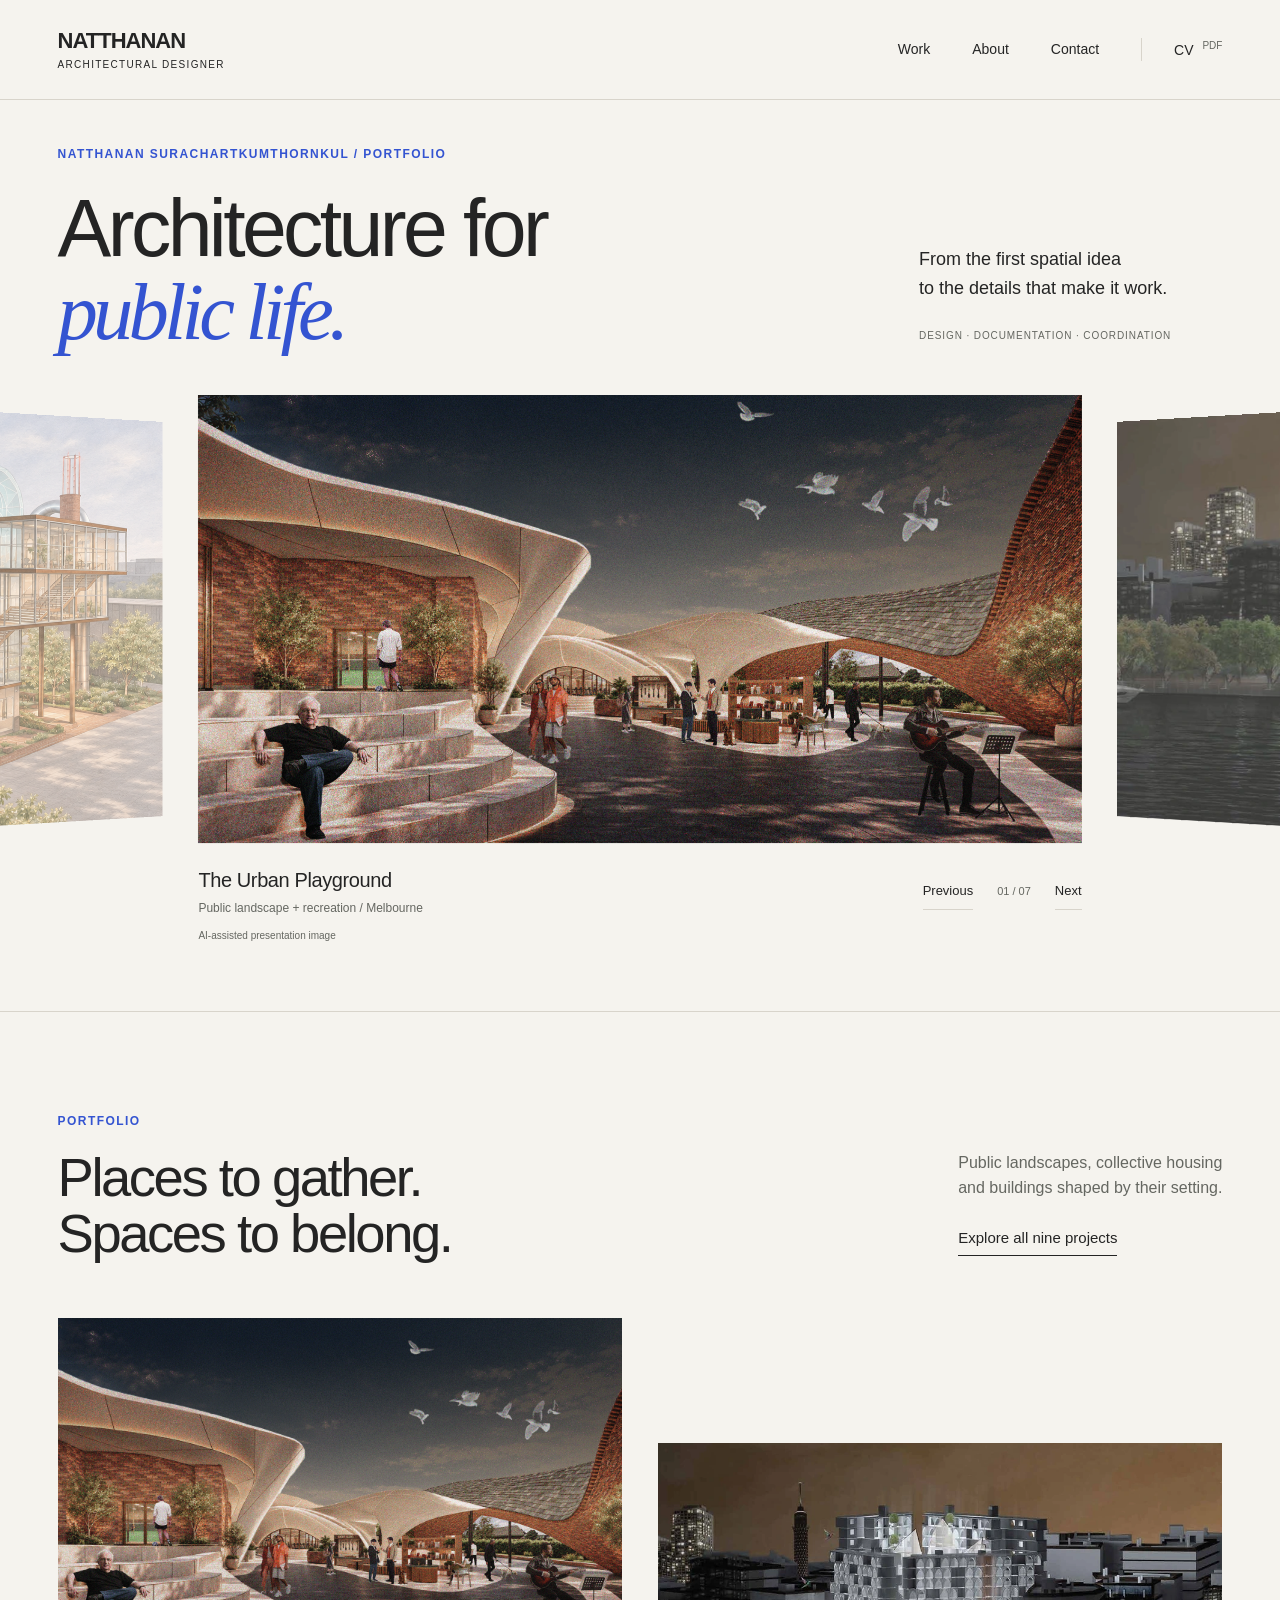
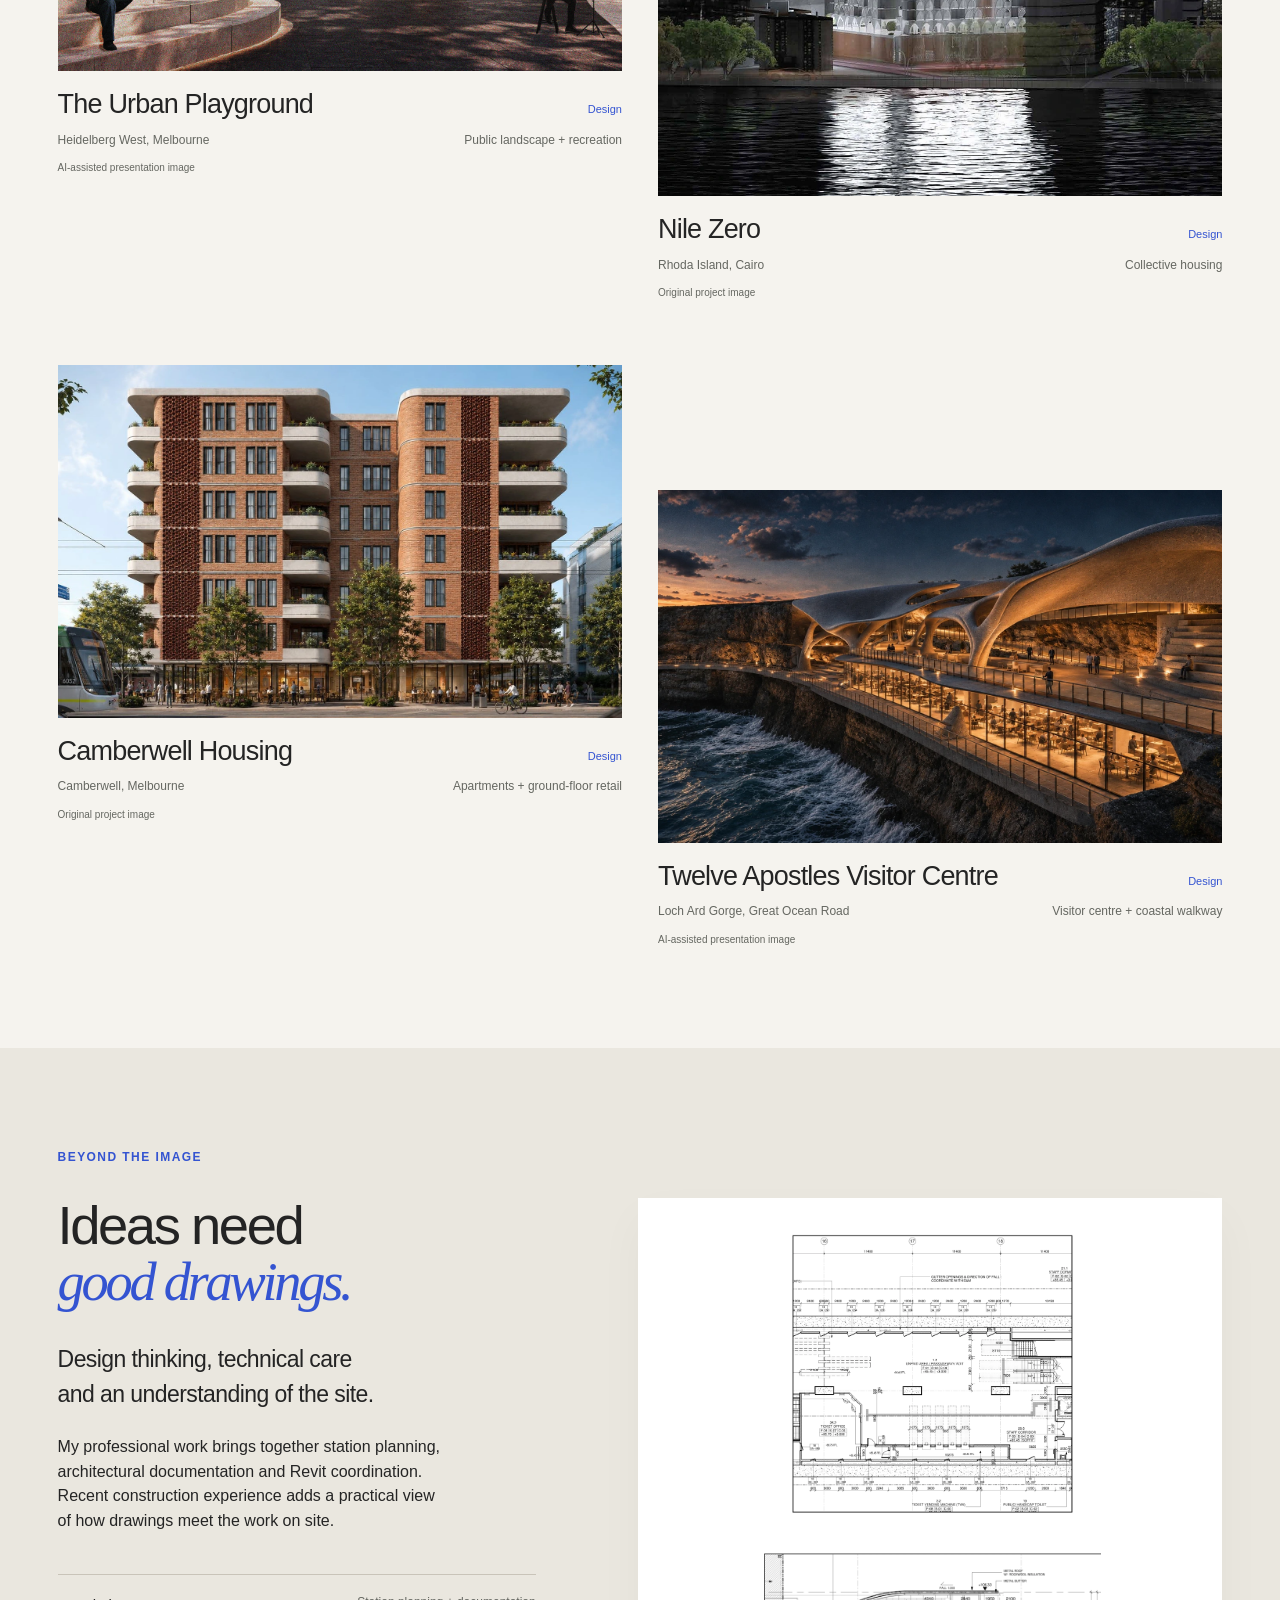
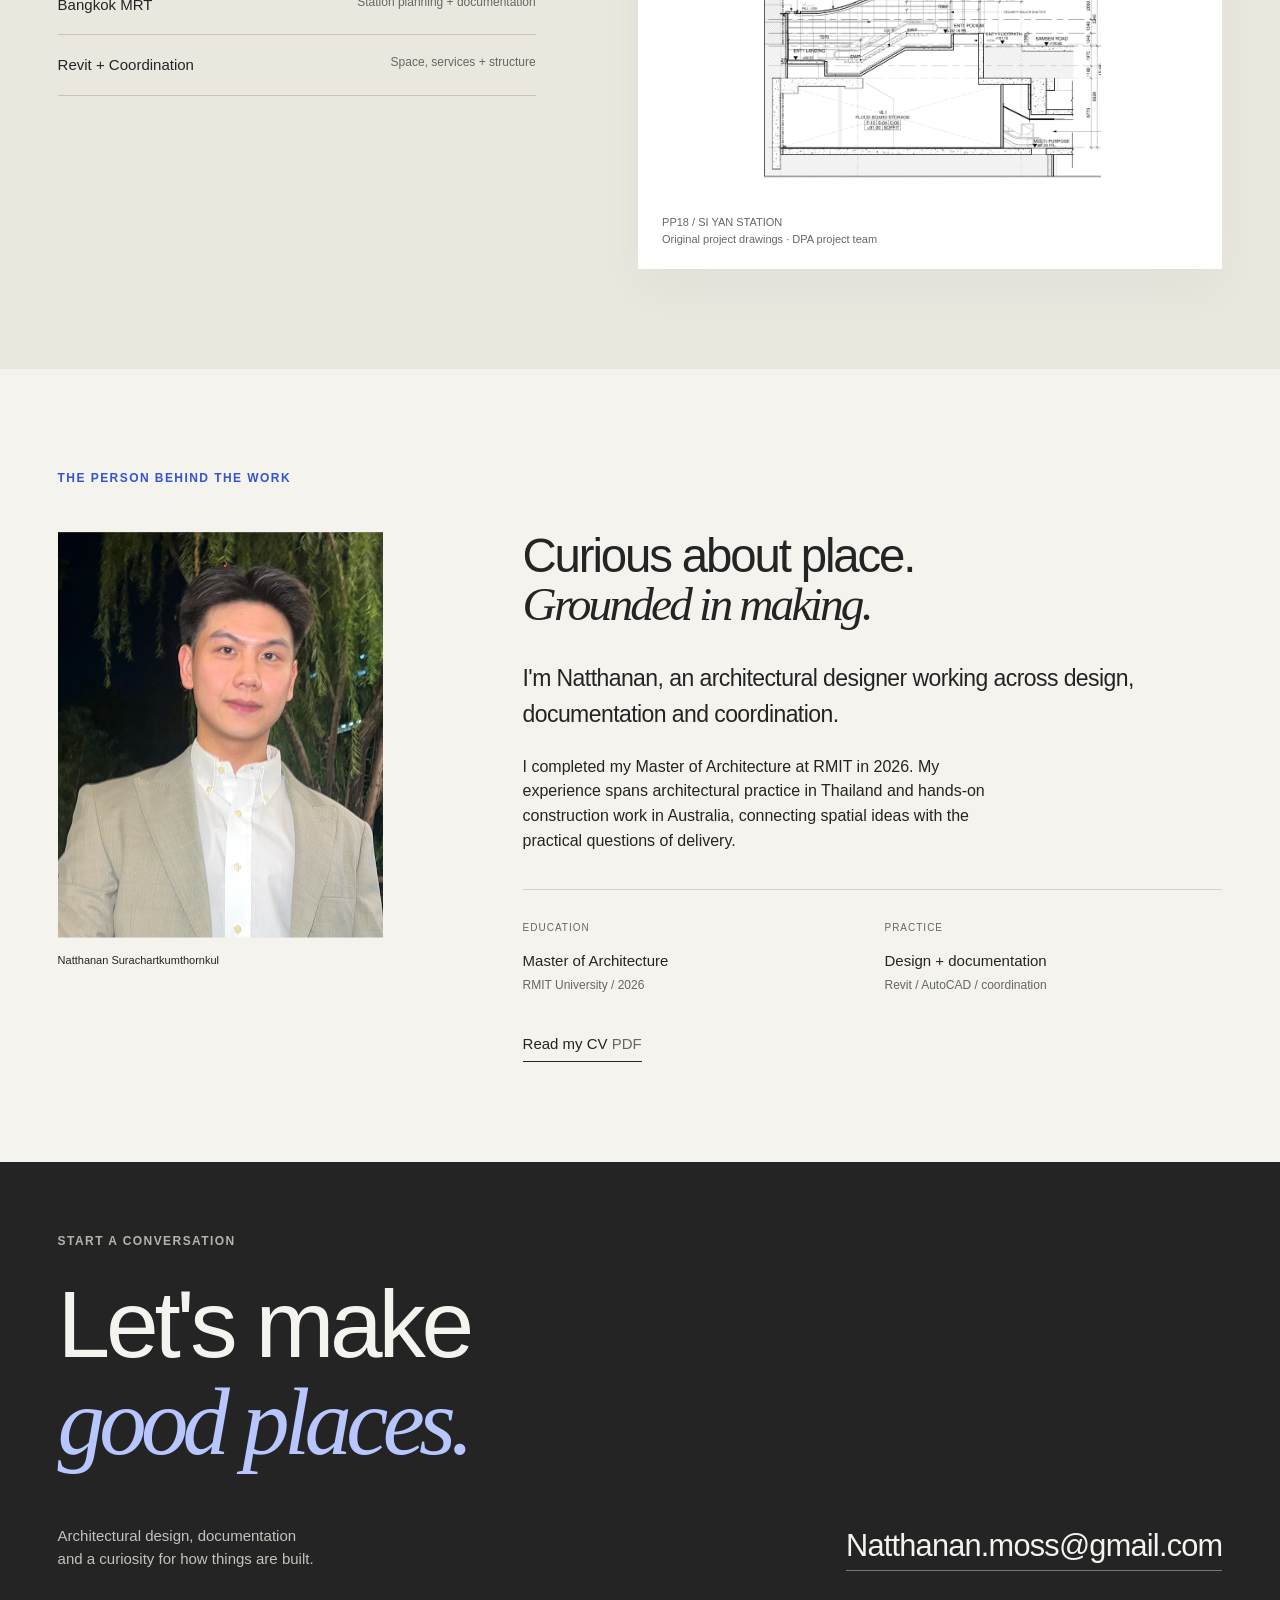
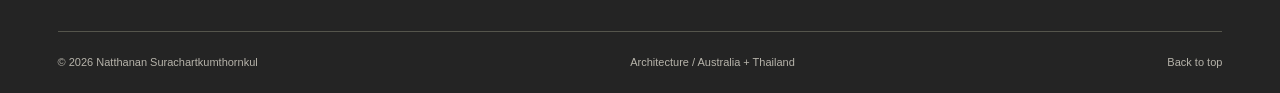
<file: index.html>
<!doctype html><html lang="en"><head><meta charset="utf-8"><meta name="viewport" content="width=device-width,initial-scale=1"><meta name="description" content="Architectural design, technical documentation and the places in between. Portfolio of Natthanan Surachartkumthornkul."><meta name="robots" content="noindex,nofollow"><meta name="theme-color" content="#f5f3ee"><title>Architecture for public life — Natthanan</title><link rel="icon" href="favicon.svg" type="image/svg+xml"><link rel="stylesheet" href="style.css?v=20261122-1"><script src="carousel-data.js?v=20261121-4"></script><script src="app.js?v=20261121-3" defer></script></head><body id="top"><a class="skip-link" href="#main">Skip to content</a><header class="site-header"><a class="wordmark" href="index.html" aria-label="Natthanan home">NATTHANAN<span>ARCHITECTURAL DESIGNER</span></a><nav aria-label="Main navigation"><a  href="work.html">Work</a><a href="index.html#about">About</a><a href="index.html#contact">Contact</a><a class="nav-cv" href="downloads/Natthanan_CV.pdf" target="_blank" rel="noopener">CV <span>PDF</span></a></nav></header><main id="main"><section class="home-hero" data-preview="Homepage"><div class="hero-title"><div><div class="eyebrow blue">NATTHANAN SURACHARTKUMTHORNKUL / PORTFOLIO</div><h1>Architecture for<br><em>public life.</em></h1></div><div class="hero-intro"><p>From the first spatial idea<br>to the details that make it work.</p><span>DESIGN · DOCUMENTATION · COORDINATION</span></div></div><div class="carousel" aria-roledescription="carousel" aria-label="Featured architecture projects"><article class="carousel-slide is-current" data-index="0" aria-hidden="false"><a href="project-urban.html" tabindex="0"><img src="assets/urban_amphi_original.webp" alt="The Urban Playground" width="1670" height="942" class="" loading="eager"><span class="slide-badge">Explore project</span></a></article><article class="carousel-slide is-next" data-index="1" aria-hidden="true"><a href="project-nile.html" tabindex="-1"><img src="assets/nile_river_view.webp" alt="Nile Zero" width="1600" height="585" class="" loading="eager"><span class="slide-badge">Explore project</span></a></article><article class="carousel-slide " data-index="2" aria-hidden="true"><a href="project-camberwell.html" tabindex="-1"><img src="assets/cam_front_full.webp" alt="Camberwell Housing" width="1600" height="901" class="" loading="eager"><span class="slide-badge">Explore project</span></a></article><article class="carousel-slide " data-index="3" aria-hidden="true"><a href="project-visitor.html" tabindex="-1"><img src="assets/visitor_hero.webp" alt="Twelve Apostles Visitor Centre" width="1600" height="902" class="" loading="eager"><span class="slide-badge">Explore project</span></a></article><article class="carousel-slide " data-index="4" aria-hidden="true"><a href="project-community.html" tabindex="-1"><img src="assets/ruay_alley.webp" alt="Ruay Ruengrung Community" width="760" height="758" class="" loading="eager"><span class="slide-badge">Explore project</span></a></article><article class="carousel-slide " data-index="5" aria-hidden="true"><a href="project-forest.html" tabindex="-1"><img src="assets/forest_camp.webp" alt="Forest Restoration" width="1032" height="1600" class=" portrait-asset" loading="eager"><span class="slide-badge">Explore project</span></a></article><article class="carousel-slide is-prev" data-index="6" aria-hidden="true"><a href="project-north.html" tabindex="-1"><img src="assets/north_hero_tone1.webp" alt="Reinvent RMIT North Precinct" width="1674" height="940" class="" loading="eager"><span class="slide-badge">Explore project</span></a></article></div><div class="carousel-caption"><div aria-live="polite"><a id="slide-title" href="project-urban.html">The Urban Playground</a><p id="slide-meta">Public landscape + recreation / Melbourne</p></div><div class="carousel-controls"><button id="prev-slide" aria-label="Previous project">Previous</button><span id="slide-count">01 / 07</span><button id="next-slide" aria-label="Next project">Next</button></div><span id="slide-note">AI-assisted presentation image</span></div></section><section id="portfolio" class="section selected" data-preview="Featured work"><div class="section-top"><div><div class="eyebrow blue">PORTFOLIO</div><h2>Places to gather.<br>Spaces to belong.</h2></div><div class="section-side"><p>Public landscapes, collective housing<br>and buildings shaped by their setting.</p><a class="text-link" href="work.html">Explore all nine projects</a></div></div><div class="project-grid staggered"><article class="project-card" data-category="Design" data-project="urban"><a class="card-image " href="project-urban.html"><img src="assets/urban_amphi_original.webp" alt="The Urban Playground" width="1670" height="942" class="" loading="lazy"><span class="image-open">View project</span></a><div class="card-heading"><h3><a href="project-urban.html">The Urban Playground</a></h3><span>Design</span></div><div class="card-sub"><span>Heidelberg West, Melbourne</span><span>Public landscape + recreation</span></div><p class="card-note">AI-assisted presentation image</p></article><article class="project-card" data-category="Design" data-project="nile"><a class="card-image " href="project-nile.html"><img src="assets/nile_river_view.webp" alt="Nile Zero" width="1600" height="585" class="" loading="lazy"><span class="image-open">View project</span></a><div class="card-heading"><h3><a href="project-nile.html">Nile Zero</a></h3><span>Design</span></div><div class="card-sub"><span>Rhoda Island, Cairo</span><span>Collective housing</span></div><p class="card-note">Original project image</p></article><article class="project-card" data-category="Design" data-project="camberwell"><a class="card-image " href="project-camberwell.html"><img src="assets/cam_front_full.webp" alt="Camberwell Housing" width="1600" height="901" class="" loading="lazy"><span class="image-open">View project</span></a><div class="card-heading"><h3><a href="project-camberwell.html">Camberwell Housing</a></h3><span>Design</span></div><div class="card-sub"><span>Camberwell, Melbourne</span><span>Apartments + ground-floor retail</span></div><p class="card-note">Original project image</p></article><article class="project-card" data-category="Design" data-project="visitor"><a class="card-image " href="project-visitor.html"><img src="assets/visitor_hero.webp" alt="Twelve Apostles Visitor Centre" width="1600" height="902" class="" loading="lazy"><span class="image-open">View project</span></a><div class="card-heading"><h3><a href="project-visitor.html">Twelve Apostles Visitor Centre</a></h3><span>Design</span></div><div class="card-sub"><span>Loch Ard Gorge, Great Ocean Road</span><span>Visitor centre + coastal walkway</span></div><p class="card-note">AI-assisted presentation image</p></article></div></section><section class="technical section" data-preview="Technical experience" id="practice"><div class="eyebrow blue">BEYOND THE IMAGE</div><div class="technical-grid"><div><h2>Ideas need<br><em>good drawings.</em></h2><p class="large-copy">Design thinking, technical care<br>and an understanding of the site.</p><p>My professional work brings together station planning, architectural documentation and Revit coordination. Recent construction experience adds a practical view of how drawings meet the work on site.</p><div class="practice-links"><a href="project-metro.html"><strong>Bangkok MRT</strong><span>Station planning + documentation</span></a><a href="project-coordination.html"><strong>Revit + Coordination</strong><span>Space, services + structure</span></a></div></div><div class="drawing-composition"><button class="drawing-button" data-image="assets/pp18_concourse_plan.webp" data-caption="PP18 concourse plan — original drawing, not to scale"><img src="assets/pp18_concourse_plan.webp" alt="Original PP18 concourse plan" width="1600" height="1559" class="" loading="lazy"></button><button class="drawing-button" data-image="assets/pp18_entry_a_section.webp" data-caption="PP18 entrance section — original drawing, not to scale"><img src="assets/pp18_entry_a_section.webp" alt="Original PP18 entrance section" width="1600" height="1075" class="" loading="lazy"></button><p class="caption">PP18 / SI YAN STATION<br>Original project drawings · DPA project team</p></div></div></section><section id="about" class="section about" data-preview="About"><div class="eyebrow blue">THE PERSON BEHIND THE WORK</div><div class="about-grid"><div class="portrait"><img src="assets/portrait.webp" alt="Natthanan Surachartkumthornkul" width="862" height="807" class="" loading="lazy"><span>Natthanan Surachartkumthornkul</span></div><div><h2>Curious about place.<br><em>Grounded in making.</em></h2><p class="large-copy">I'm Natthanan, an architectural designer working across design, documentation and coordination.</p><p>I completed my Master of Architecture at RMIT in 2026. My experience spans architectural practice in Thailand and hands-on construction work in Australia, connecting spatial ideas with the practical questions of delivery.</p><div class="about-facts"><div><span>EDUCATION</span><strong>Master of Architecture</strong><small>RMIT University / 2026</small></div><div><span>PRACTICE</span><strong>Design + documentation</strong><small>Revit / AutoCAD / coordination</small></div></div><a class="text-link" href="downloads/Natthanan_CV.pdf" target="_blank" rel="noopener">Read my CV <span class="muted">PDF</span></a></div></div></section></main><footer id="contact" data-preview="Contact" class="contact"><div class="eyebrow">START A CONVERSATION</div><h2>Let's make<br><em>good places.</em></h2><div class="contact-bottom"><p>Architectural design, documentation<br>and a curiosity for how things are built.</p><a class="email" href="mailto:Natthanan.moss@gmail.com">Natthanan.moss@gmail.com</a></div><div class="footer-line"><span>© 2026 Natthanan Surachartkumthornkul</span><span>Architecture / Australia + Thailand</span><a href="#top">Back to top</a></div></footer><dialog id="image-dialog" aria-label="Project image viewer"><div class="viewer-bar"><span id="viewer-caption"></span><button type="button" id="close-viewer">Close</button></div><div class="viewer-scroll"><img id="viewer-image" alt=""></div><div class="viewer-bottom"><span>Original image proportions retained.</span><button id="zoom-viewer" type="button">Zoom in</button></div></dialog></body></html>
</file>
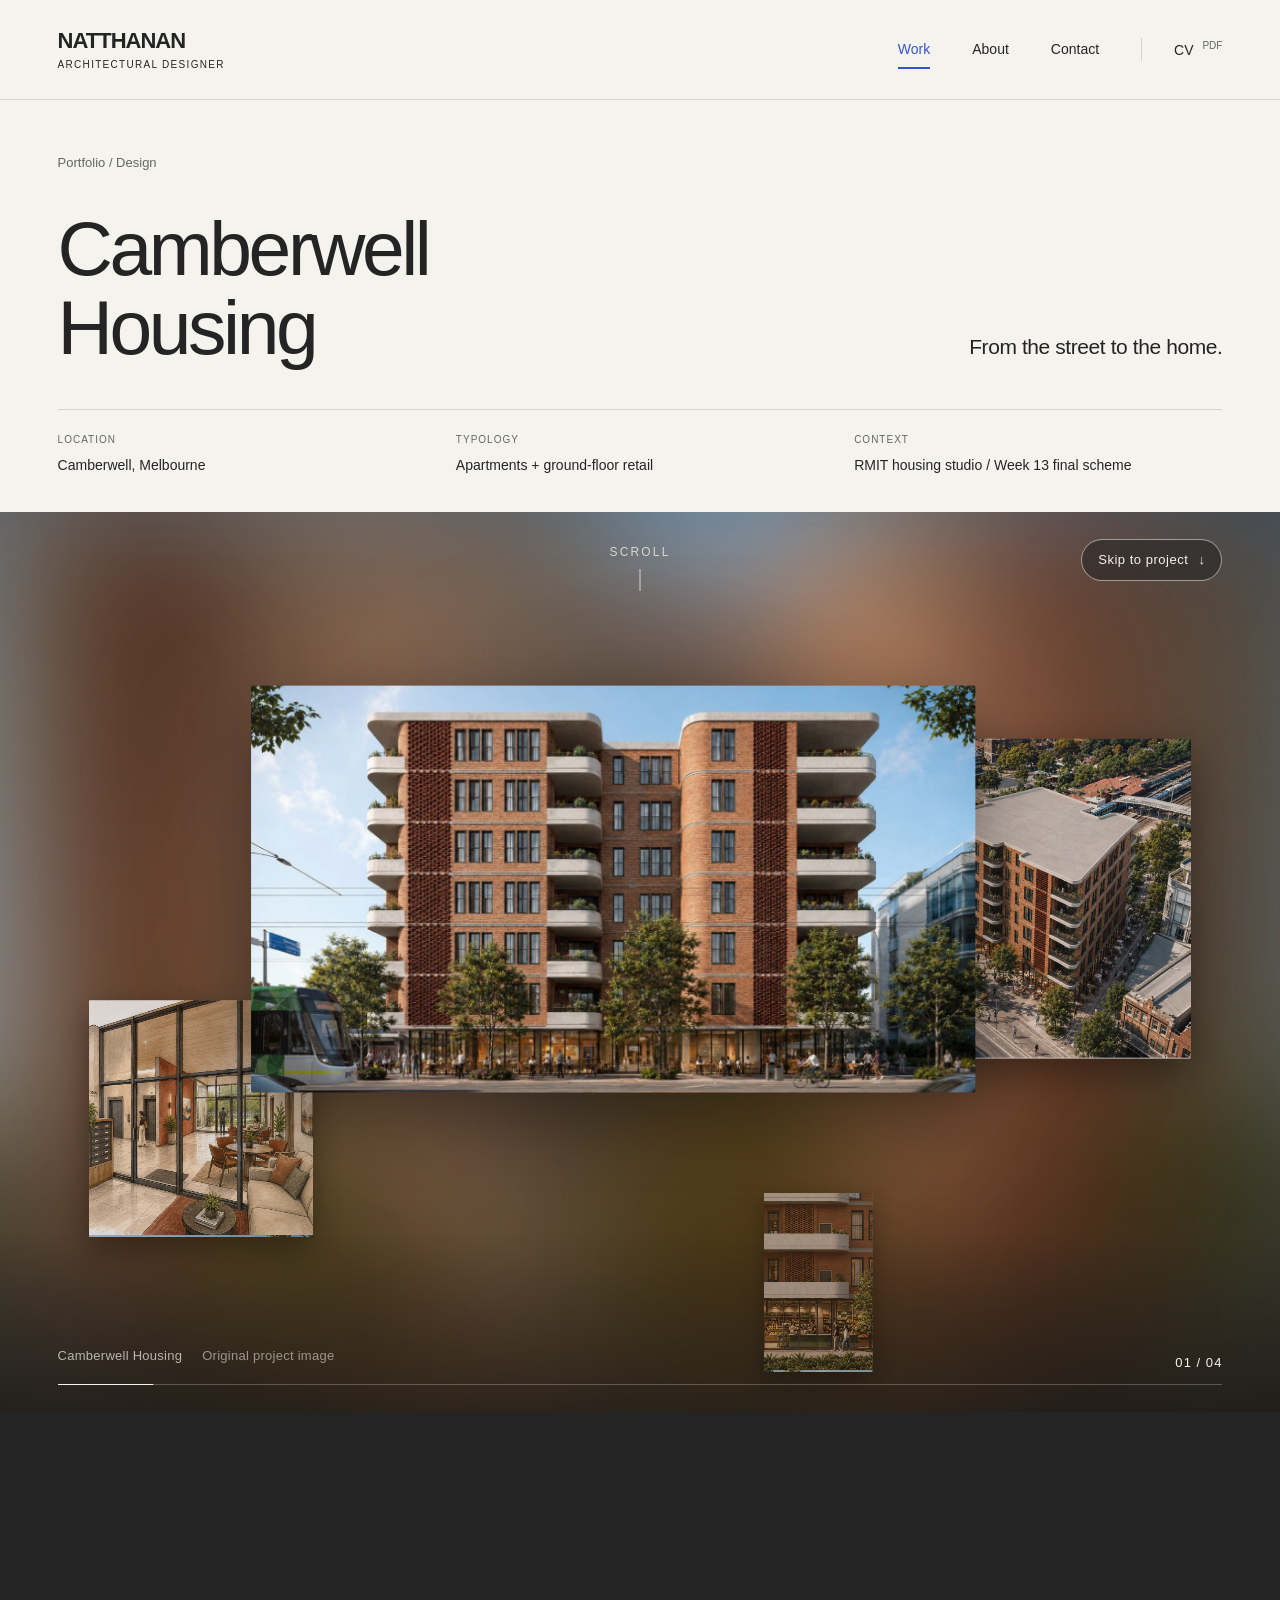
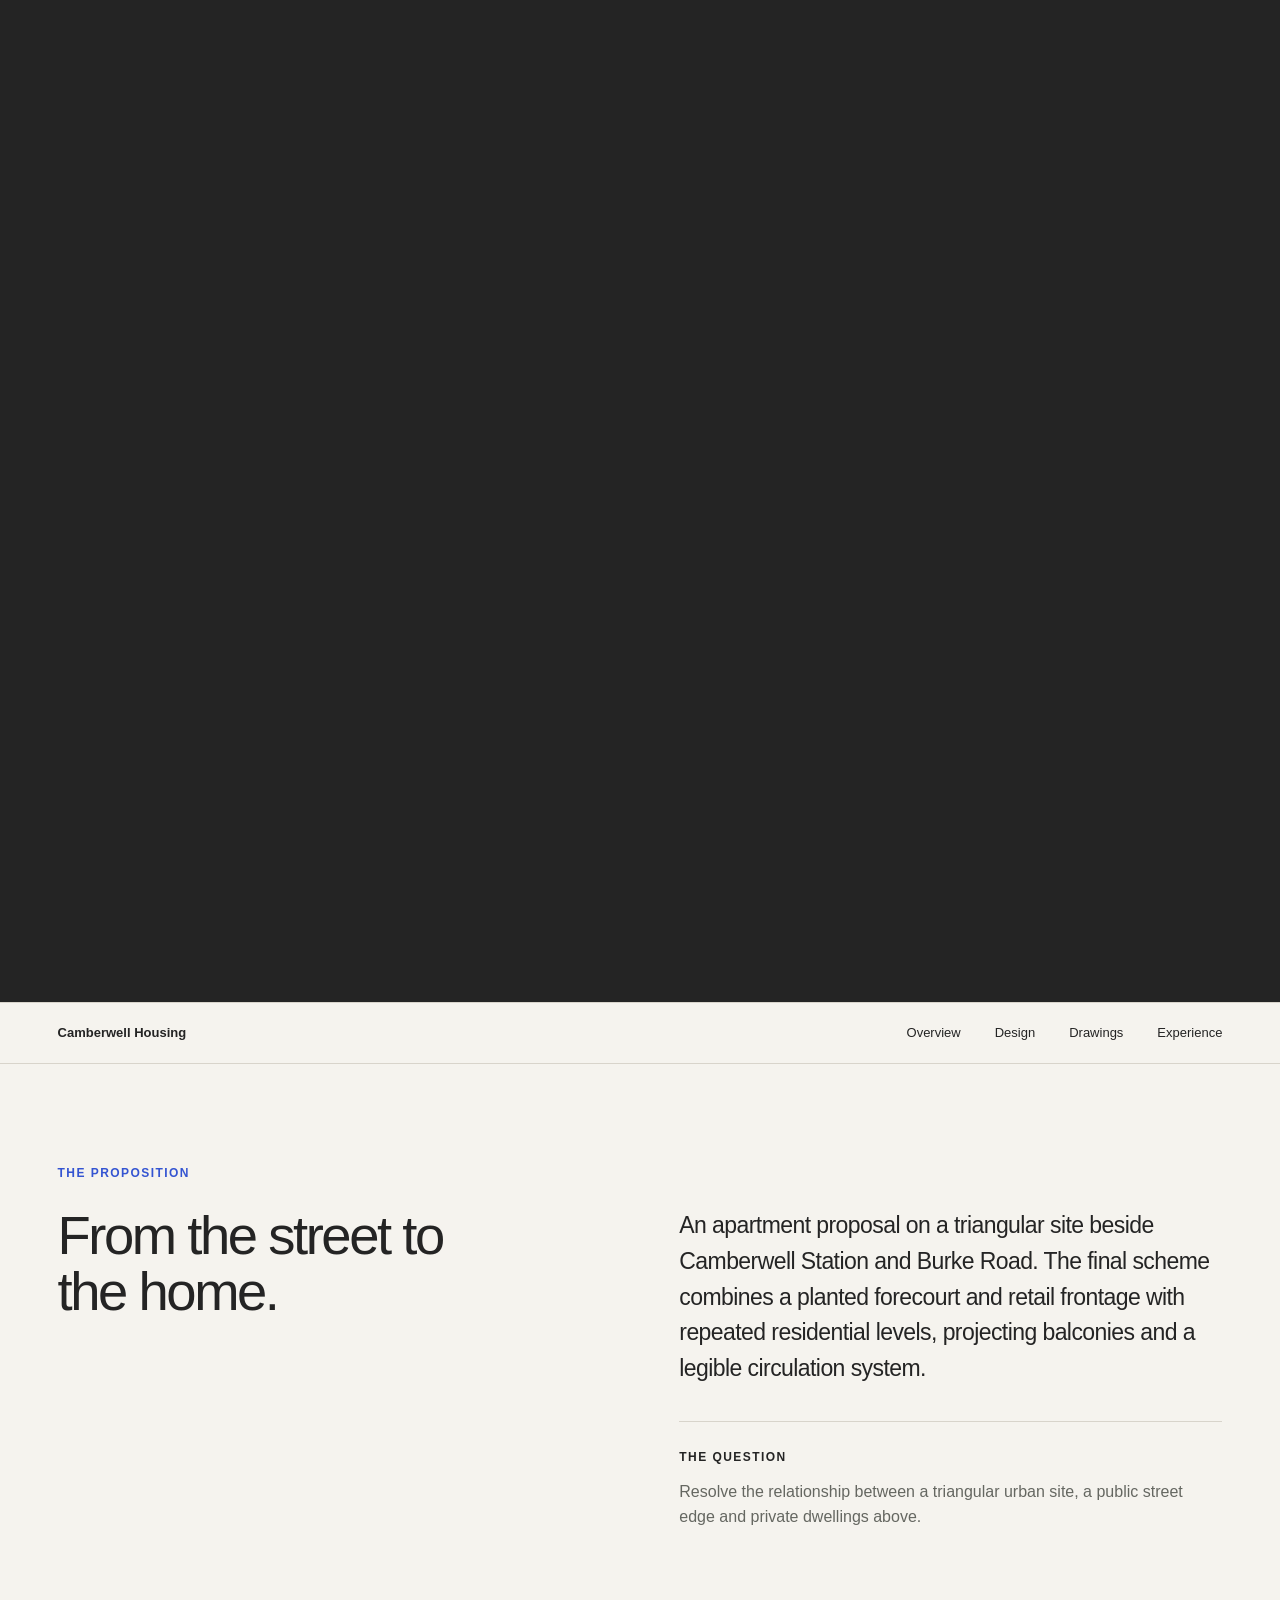
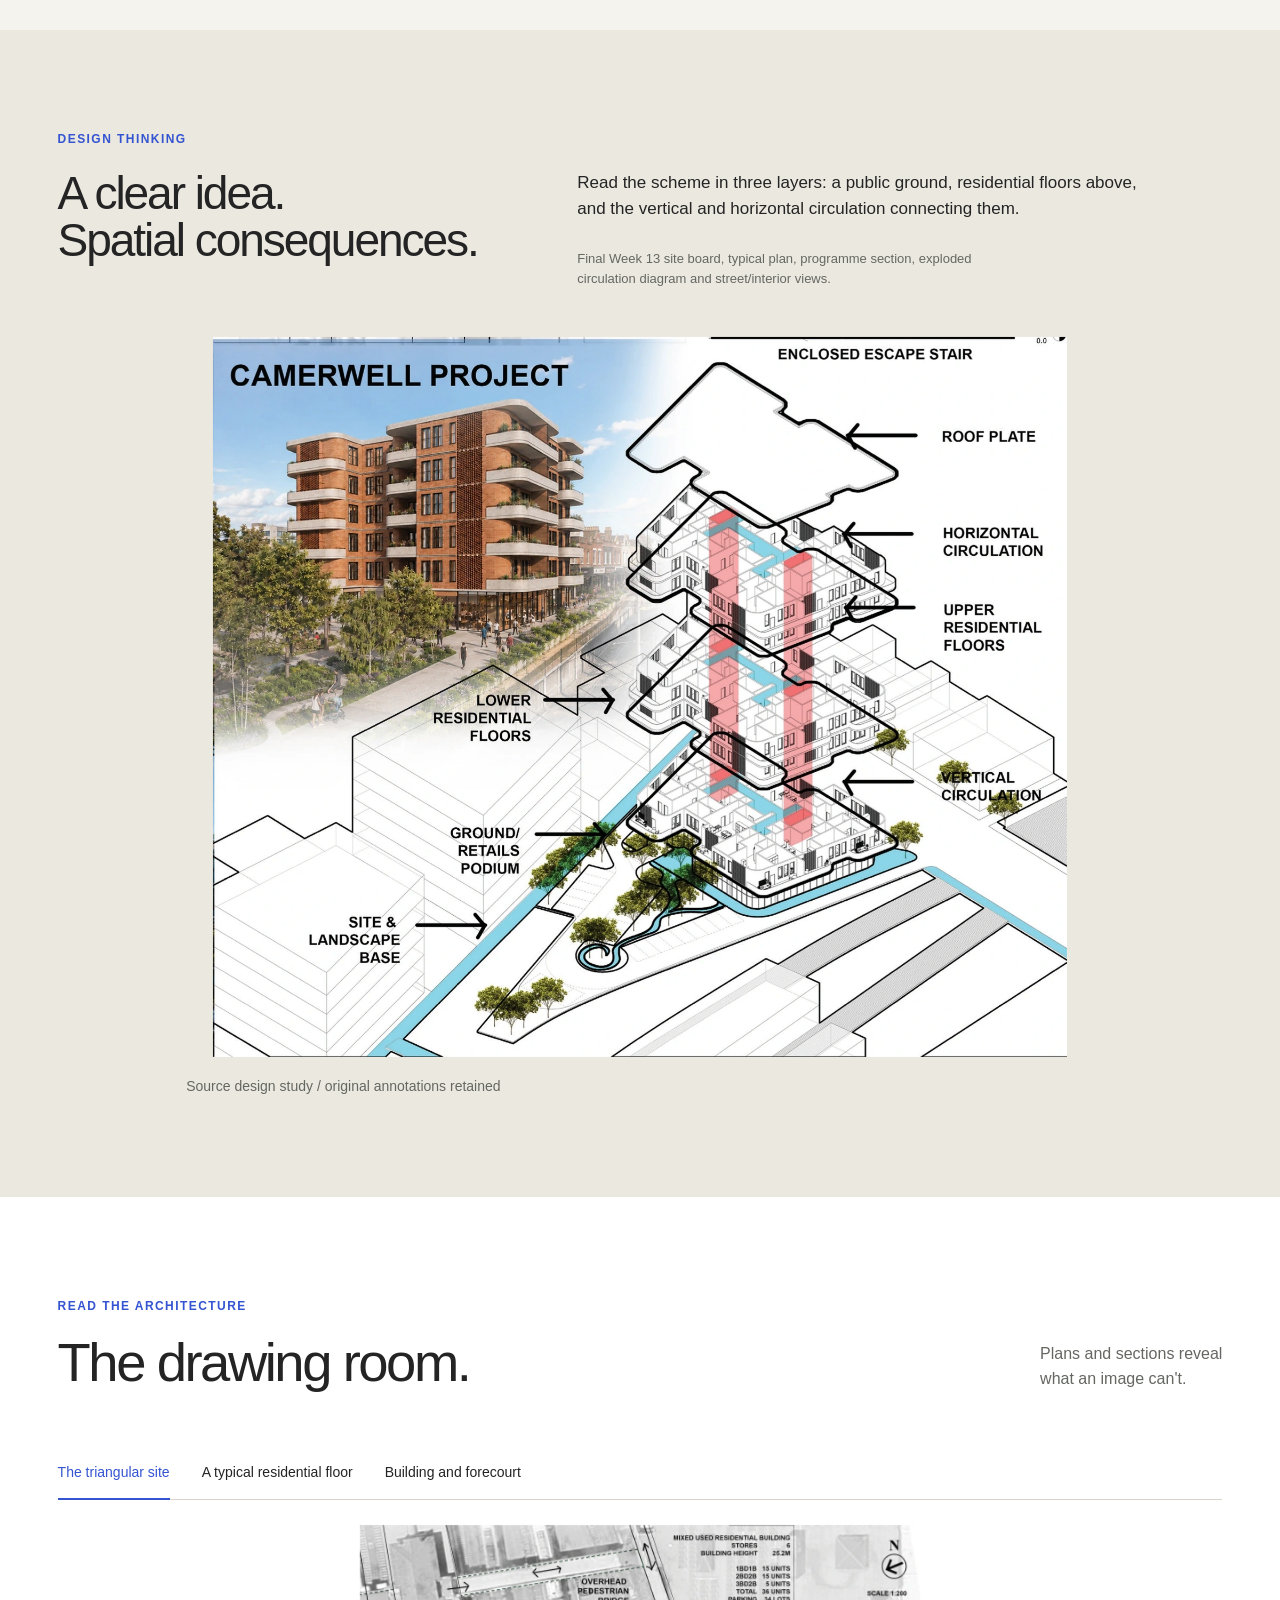
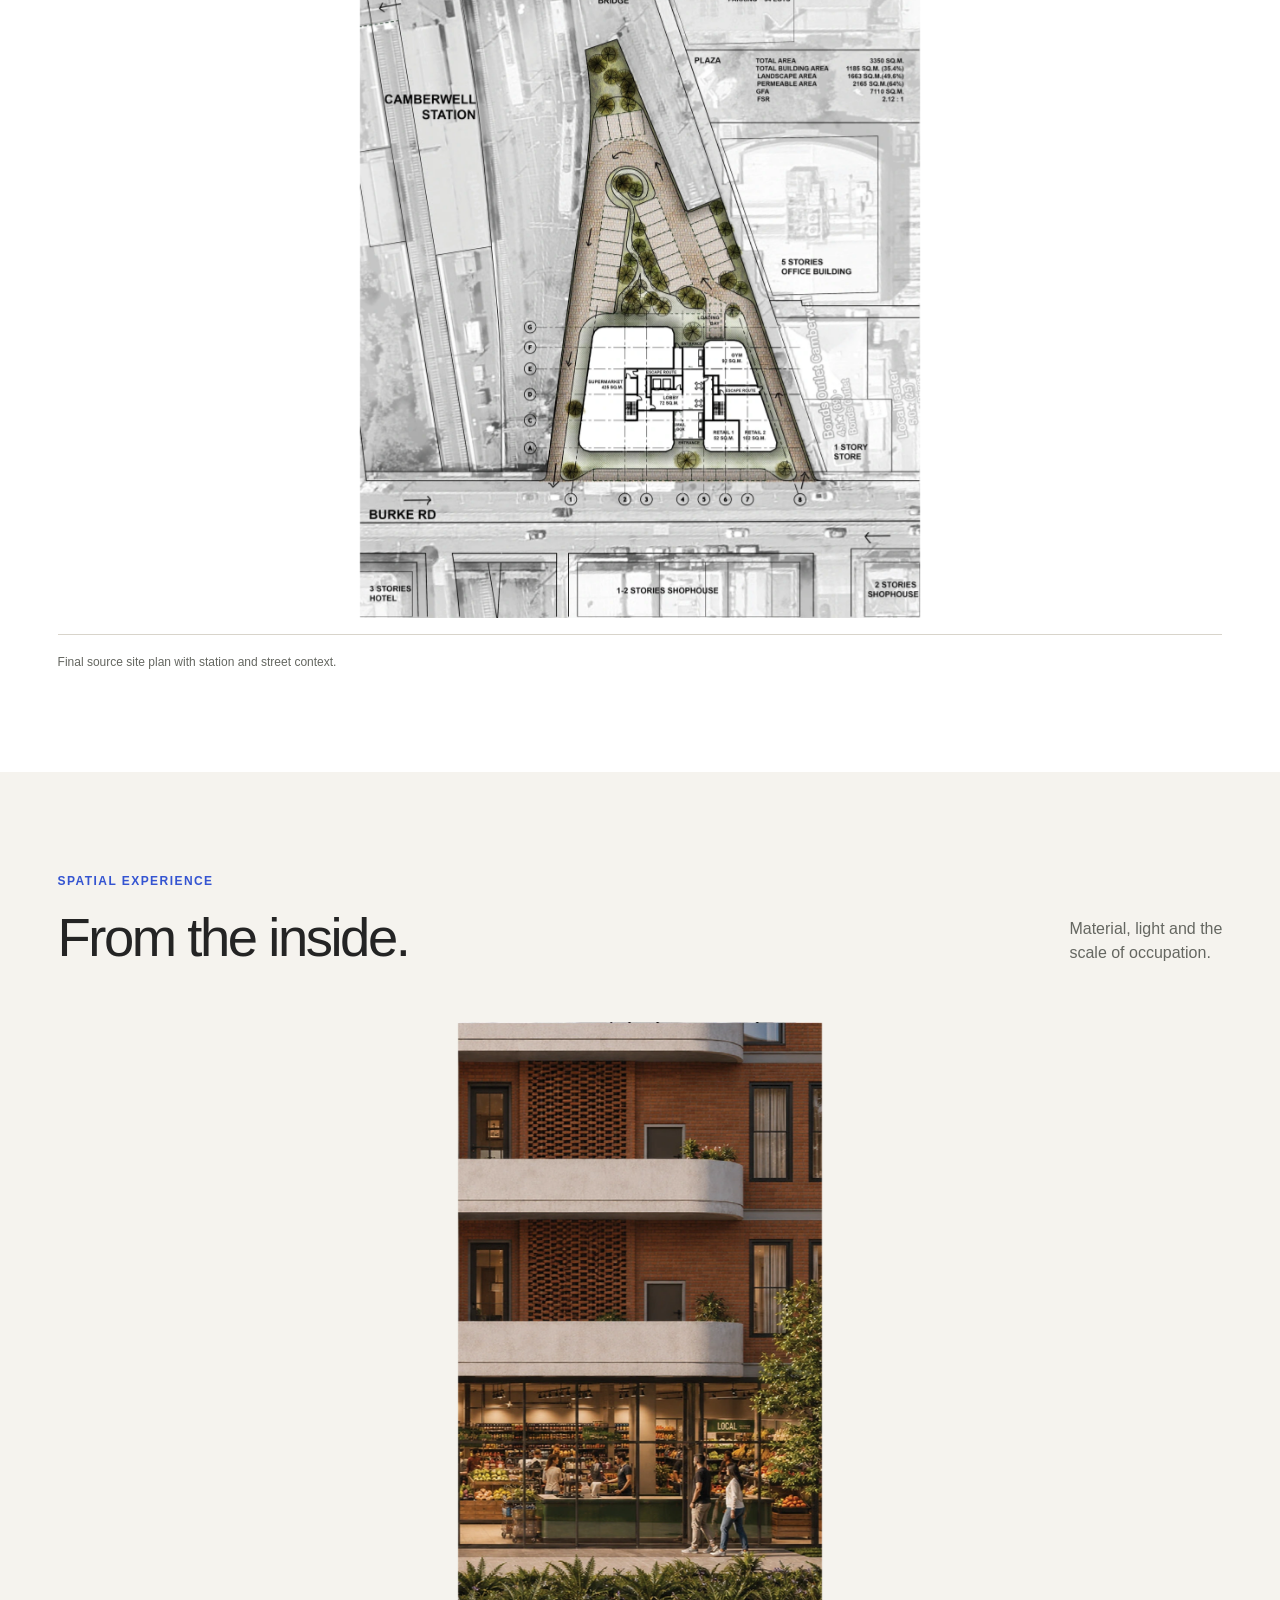
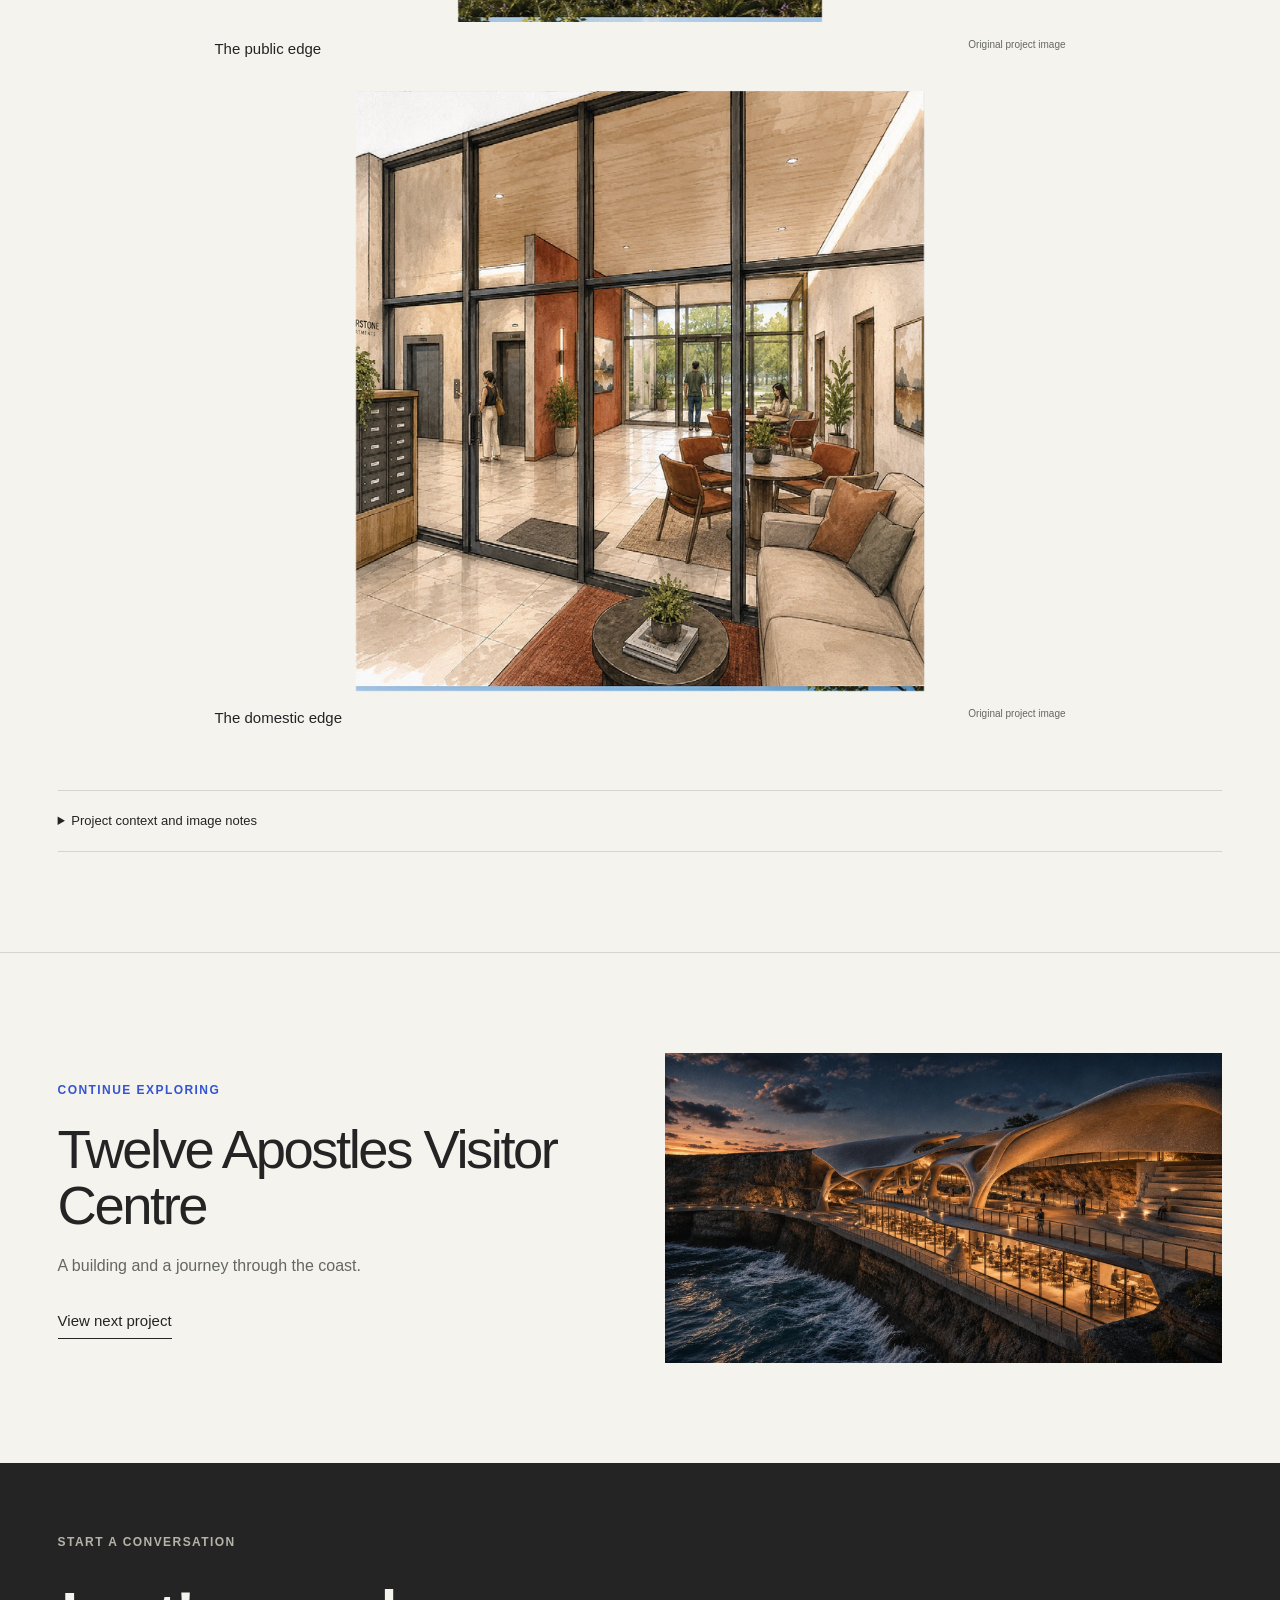
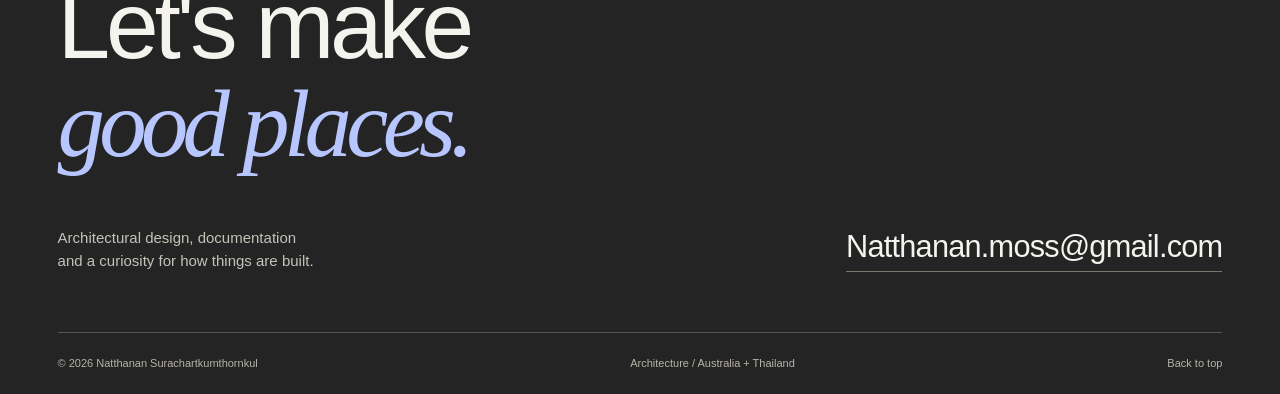
<file: project-camberwell.html>
<!doctype html><html lang="en"><head><meta charset="utf-8"><meta name="viewport" content="width=device-width,initial-scale=1"><meta name="description" content="An apartment proposal on a triangular site beside Camberwell Station and Burke Road. The final scheme combines a planted forecourt and retail frontage with repeated residential levels, projecting balconies and a legible circulation system."><meta name="robots" content="noindex,nofollow"><meta name="theme-color" content="#f5f3ee"><title>Camberwell Housing — Natthanan</title><link rel="icon" href="favicon.svg" type="image/svg+xml"><link rel="stylesheet" href="style.css?v=20261122-1"><link rel="stylesheet" href="study-images.css?v=20261121-3"><script src="carousel-data.js?v=20261121-4"></script><script src="app.js?v=20261121-3" defer></script><link rel="stylesheet" href="render-sequence.css?v=20261122-7"><script src="render-sequence.js?v=20261122-7" defer></script></head><body id="top"><a class="skip-link" href="#main">Skip to content</a><header class="site-header"><a class="wordmark" href="index.html" aria-label="Natthanan home">NATTHANAN<span>ARCHITECTURAL DESIGNER</span></a><nav aria-label="Main navigation"><a aria-current="page" href="work.html">Work</a><a href="index.html#about">About</a><a href="index.html#contact">Contact</a><a class="nav-cv" href="downloads/Natthanan_CV.pdf" target="_blank" rel="noopener">CV <span>PDF</span></a></nav></header><main id="main"><section class="project-heading section" data-preview="Project introduction"><a class="breadcrumb" href="work.html">Portfolio / Design</a><div class="project-title"><h1>Camberwell Housing</h1><p>From the street to the home.</p></div><dl class="project-metadata"><div><dt>LOCATION</dt><dd>Camberwell, Melbourne</dd></div><div><dt>TYPOLOGY</dt><dd>Apartments + ground-floor retail</dd></div><div><dt>CONTEXT</dt><dd>RMIT housing studio / Week 13 final scheme</dd></div></dl></section><section class="render-sequence" aria-label="Project renders, 4 images" data-preview="Project hero"><div class="rs-stage"><figure class="rs-frame"><img class="rs-glow" src="assets/cam_front_full.webp" alt="" aria-hidden="true" loading="eager" decoding="async"><img class="rs-image" src="assets/cam_front_full.webp" alt="Camberwell Housing" width="1600" height="901" loading="eager" decoding="async"><figcaption><strong>Camberwell Housing</strong><span>Original project image</span></figcaption></figure><figure class="rs-frame"><img class="rs-glow" src="assets/cam_aerial.webp" alt="" aria-hidden="true" loading="eager" decoding="async"><img class="rs-image" src="assets/cam_aerial.webp" alt="Building and forecourt" width="1600" height="1436" loading="lazy" decoding="async"><figcaption><strong>Building and forecourt</strong><span>Source final-scheme aerial perspective</span></figcaption></figure><figure class="rs-frame"><img class="rs-glow" src="assets/cam_shopfront.webp" alt="" aria-hidden="true" loading="eager" decoding="async"><img class="rs-image" src="assets/cam_shopfront.webp" alt="The public edge" width="969" height="1600" loading="lazy" decoding="async"><figcaption><strong>The public edge</strong><span>Original project image</span></figcaption></figure><figure class="rs-frame"><img class="rs-glow" src="assets/cam_living.webp" alt="" aria-hidden="true" loading="eager" decoding="async"><img class="rs-image" src="assets/cam_living.webp" alt="The domestic edge" width="1516" height="1600" loading="lazy" decoding="async"><figcaption><strong>The domestic edge</strong><span>Original project image</span></figcaption></figure><div class="rs-ui" aria-hidden="true"><div class="rs-count"><span class="rs-current">01</span> / 04</div><div class="rs-progress"><span></span></div></div><span class="rs-hint" aria-hidden="true">Scroll</span><a class="rs-skip" href="#overview">Skip to project <span aria-hidden="true">↓</span></a></div></section><nav class="project-nav" aria-label="Project sections"><span>Camberwell Housing</span><a href="#overview">Overview</a><a href="#design">Design</a><a href="#drawings">Drawings</a><a href="#experience">Experience</a></nav><section id="overview" class="section project-overview" data-preview="Project overview"><div class="eyebrow blue">THE PROPOSITION</div><div class="overview-grid"><h2>From the street to the home.</h2><div><p class="large-copy">An apartment proposal on a triangular site beside Camberwell Station and Burke Road. The final scheme combines a planted forecourt and retail frontage with repeated residential levels, projecting balconies and a legible circulation system.</p><div class="challenge"><span class="eyebrow">THE QUESTION</span><p>Resolve the relationship between a triangular urban site, a public street edge and private dwellings above.</p></div></div></div></section><section id="design" class="section project-design" data-preview="Design decision"><div class="decision-text"><div class="eyebrow blue">DESIGN THINKING</div><h2>A clear idea.<br>Spatial consequences.</h2><p>Read the scheme in three layers: a public ground, residential floors above, and the vertical and horizontal circulation connecting them.</p><p class="evidence">Final Week 13 site board, typical plan, programme section, exploded circulation diagram and street/interior views.</p></div><figure><button class="drawing-button" data-image="assets/cam_exploded.webp" data-caption="Camberwell Housing — source design study"><img src="assets/cam_exploded.webp" alt="Camberwell Housing source design study" width="1600" height="1350" class="" loading="lazy"><span class="zoom-label">Inspect study</span></button><figcaption>Source design study / original annotations retained</figcaption></figure></section><section id="drawings" class="section project-drawings" data-preview="Drawing explorer"><div class="section-top"><div><div class="eyebrow blue">READ THE ARCHITECTURE</div><h2>The drawing room.</h2></div><p>Plans and sections reveal<br>what an image can't.</p></div><div class="drawing-tabs" role="tablist" aria-label="Project drawings"><button role="tab" id="tab-0" aria-controls="panel-0" aria-selected="true" tabindex="0" data-tab="0">The triangular site</button><button role="tab" id="tab-1" aria-controls="panel-1" aria-selected="false" tabindex="-1" data-tab="1">A typical residential floor</button><button role="tab" id="tab-2" aria-controls="panel-2" aria-selected="false" tabindex="-1" data-tab="2">Building and forecourt</button></div><div class="drawing-panels"><div role="tabpanel" id="panel-0" aria-labelledby="tab-0" ><button class="drawing-button" data-image="assets/cam_site_plan.webp" data-caption="The triangular site — Final source site plan with station and street context."><img src="assets/cam_site_plan.webp" alt="The triangular site" width="1292" height="1600" class=" portrait-asset portrait-image" loading="lazy"><span class="zoom-label">Inspect drawing</span></button><p class="caption">Final source site plan with station and street context.</p></div><div role="tabpanel" id="panel-1" aria-labelledby="tab-1" hidden><button class="drawing-button" data-image="assets/cam_typical_plan.webp" data-caption="A typical residential floor — Original annotated plan / not to scale."><img src="assets/cam_typical_plan.webp" alt="A typical residential floor" width="1600" height="1071" class="" loading="lazy"><span class="zoom-label">Inspect drawing</span></button><p class="caption">Original annotated plan / not to scale.</p></div><div role="tabpanel" id="panel-2" aria-labelledby="tab-2" hidden><button class="drawing-button" data-image="assets/cam_aerial.webp" data-caption="Building and forecourt — Source final-scheme aerial perspective."><img src="assets/cam_aerial.webp" alt="Building and forecourt" width="1600" height="1436" class="" loading="lazy"><span class="zoom-label">Inspect drawing</span></button><p class="caption">Source final-scheme aerial perspective.</p></div></div></section><section id="experience" class="section project-experience" data-preview="Spatial experience"><div class="section-top"><div><div class="eyebrow blue">SPATIAL EXPERIENCE</div><h2>From the inside.</h2></div><p>Material, light and the<br>scale of occupation.</p></div><div class="experience-grid"><figure><button class="gallery-button" data-image="assets/cam_shopfront.webp" data-caption="The public edge"><img src="assets/cam_shopfront.webp" alt="The public edge" width="969" height="1600" class=" portrait-asset portrait-image" loading="lazy"><span class="zoom-label">View image</span></button><figcaption><strong>The public edge</strong><span>Original project image</span></figcaption></figure><figure><button class="gallery-button" data-image="assets/cam_living.webp" data-caption="The domestic edge"><img src="assets/cam_living.webp" alt="The domestic edge" width="1516" height="1600" class=" portrait-asset portrait-image" loading="lazy"><span class="zoom-label">View image</span></button><figcaption><strong>The domestic edge</strong><span>Original project image</span></figcaption></figure></div><details class="source-note"><summary>Project context and image notes</summary><p>RMIT housing studio / Week 13 final scheme. Retrospective reading of the final drawings, not a documented options-testing timeline. No daylight, yield, accessibility or fire-compliance result is inferred.</p><p>Images marked AI-assisted are presentation studies. Original drawings remain the reference for dimensions, labels and geometry.</p></details></section><section class="next-project section" data-preview="Next project"><div><span class="eyebrow blue">CONTINUE EXPLORING</span><h2><a href="project-visitor.html">Twelve Apostles Visitor Centre</a></h2><p>A building and a journey through the coast.</p><a class="text-link" href="project-visitor.html">View next project</a></div><a href="project-visitor.html"><img src="assets/visitor_hero.webp" alt="Twelve Apostles Visitor Centre" width="1600" height="902" class="" loading="lazy"></a></section></main><footer id="contact" data-preview="Contact" class="contact"><div class="eyebrow">START A CONVERSATION</div><h2>Let's make<br><em>good places.</em></h2><div class="contact-bottom"><p>Architectural design, documentation<br>and a curiosity for how things are built.</p><a class="email" href="mailto:Natthanan.moss@gmail.com">Natthanan.moss@gmail.com</a></div><div class="footer-line"><span>© 2026 Natthanan Surachartkumthornkul</span><span>Architecture / Australia + Thailand</span><a href="#top">Back to top</a></div></footer><dialog id="image-dialog" aria-label="Project image viewer"><div class="viewer-bar"><span id="viewer-caption"></span><button type="button" id="close-viewer">Close</button></div><div class="viewer-scroll"><img id="viewer-image" alt=""></div><div class="viewer-bottom"><span>Original image proportions retained.</span><button id="zoom-viewer" type="button">Zoom in</button></div></dialog></body></html>
</file>
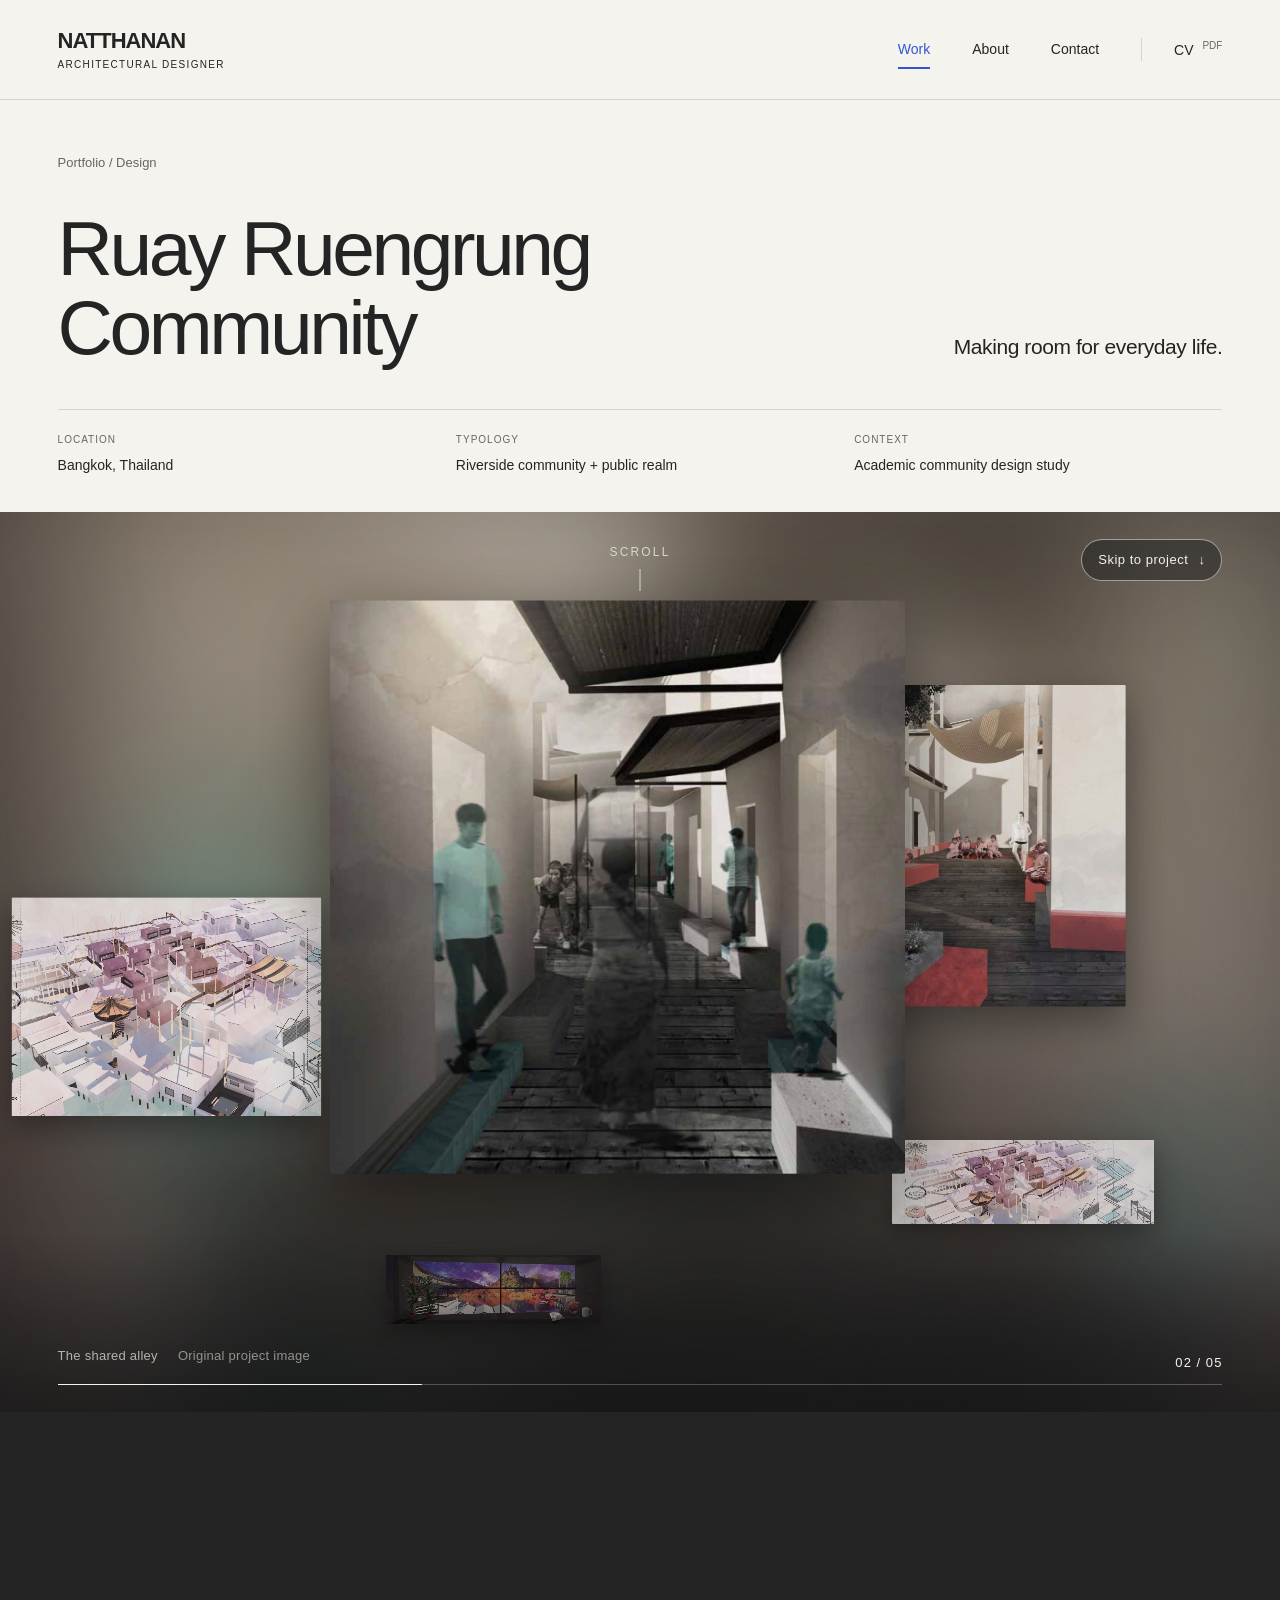
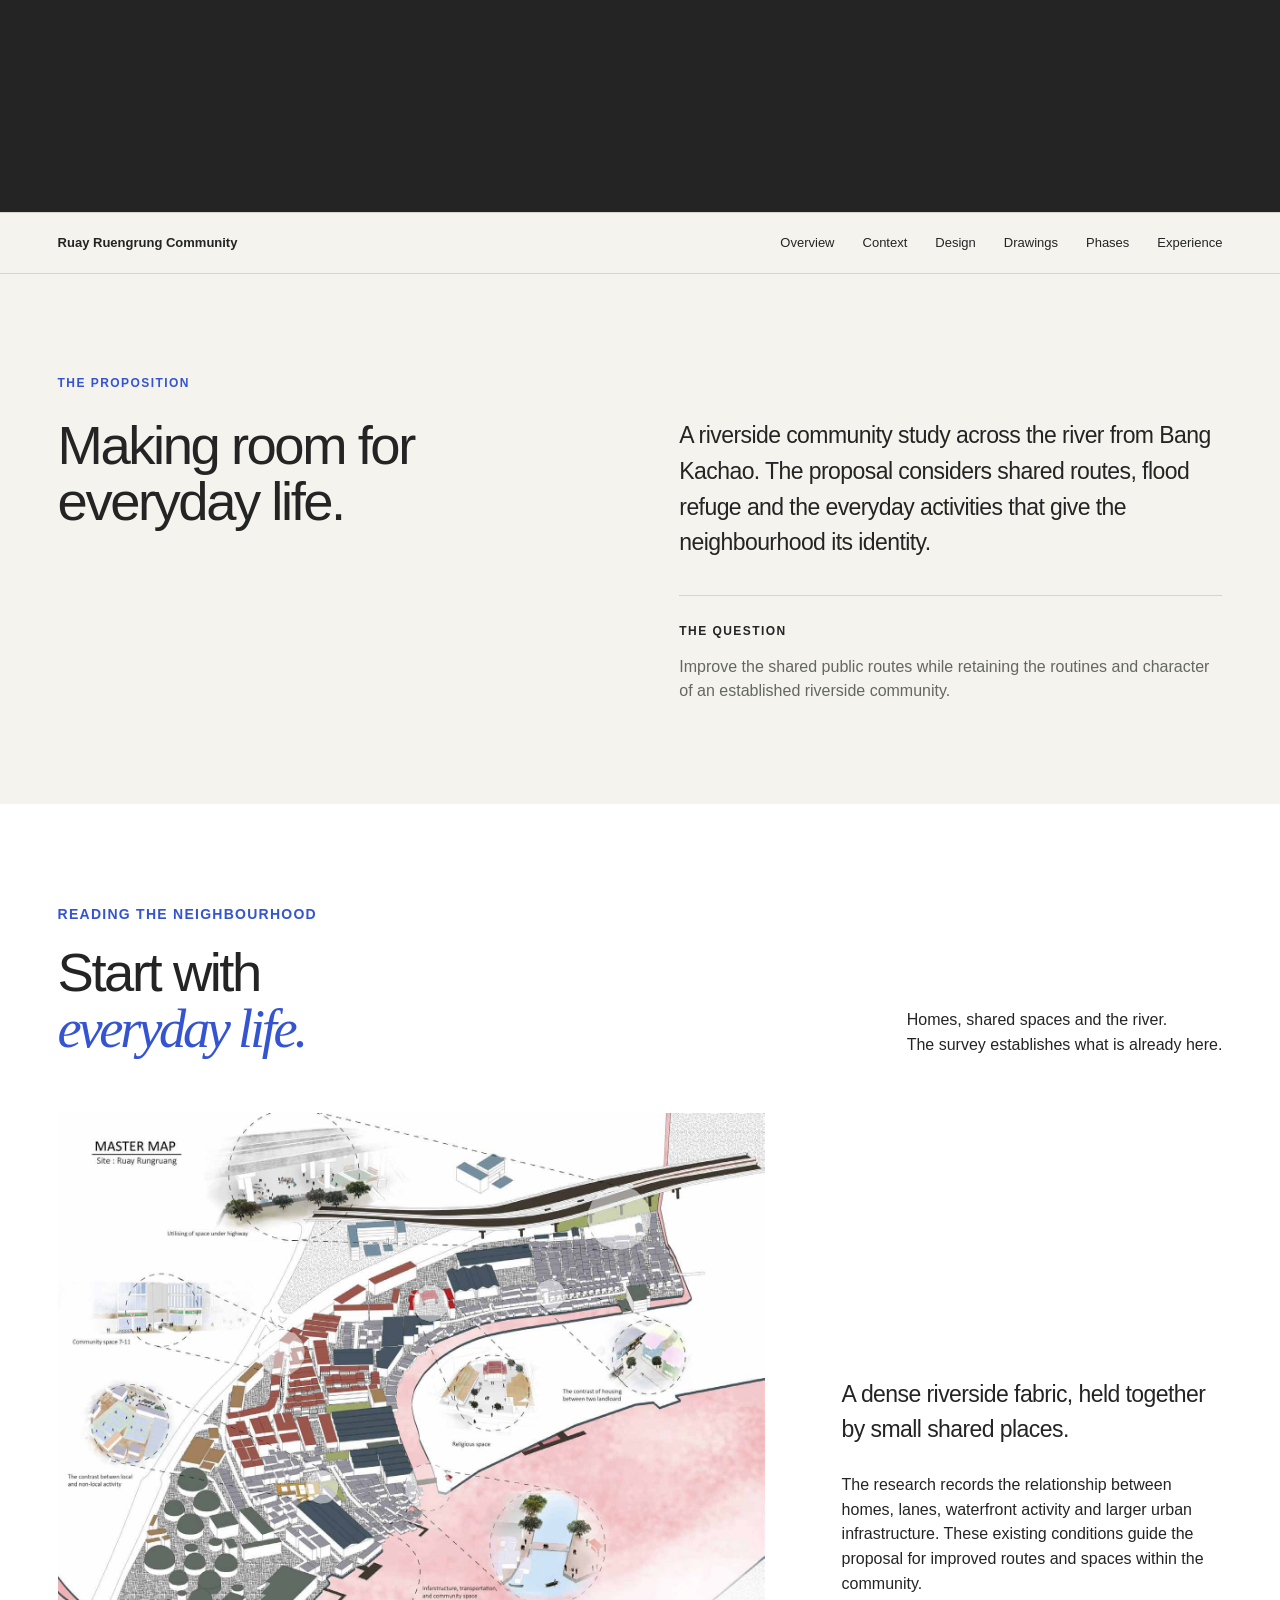
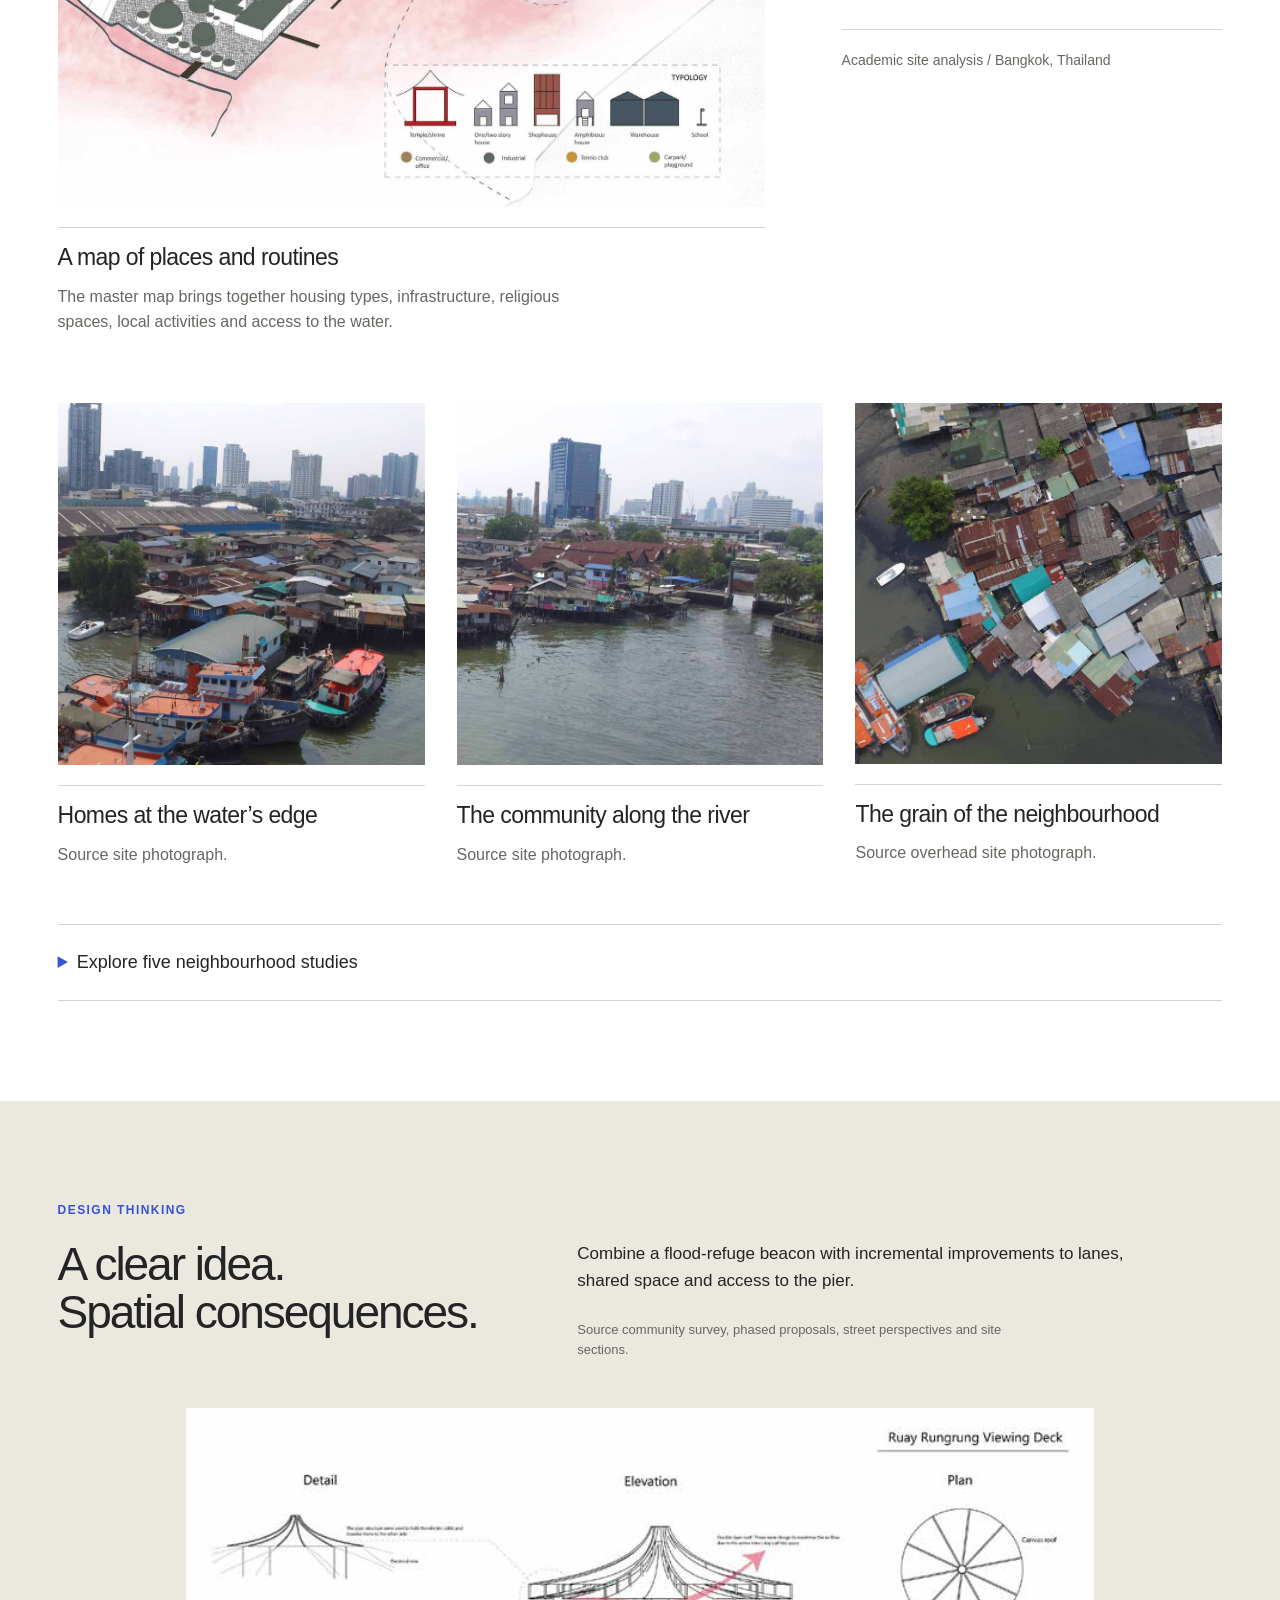
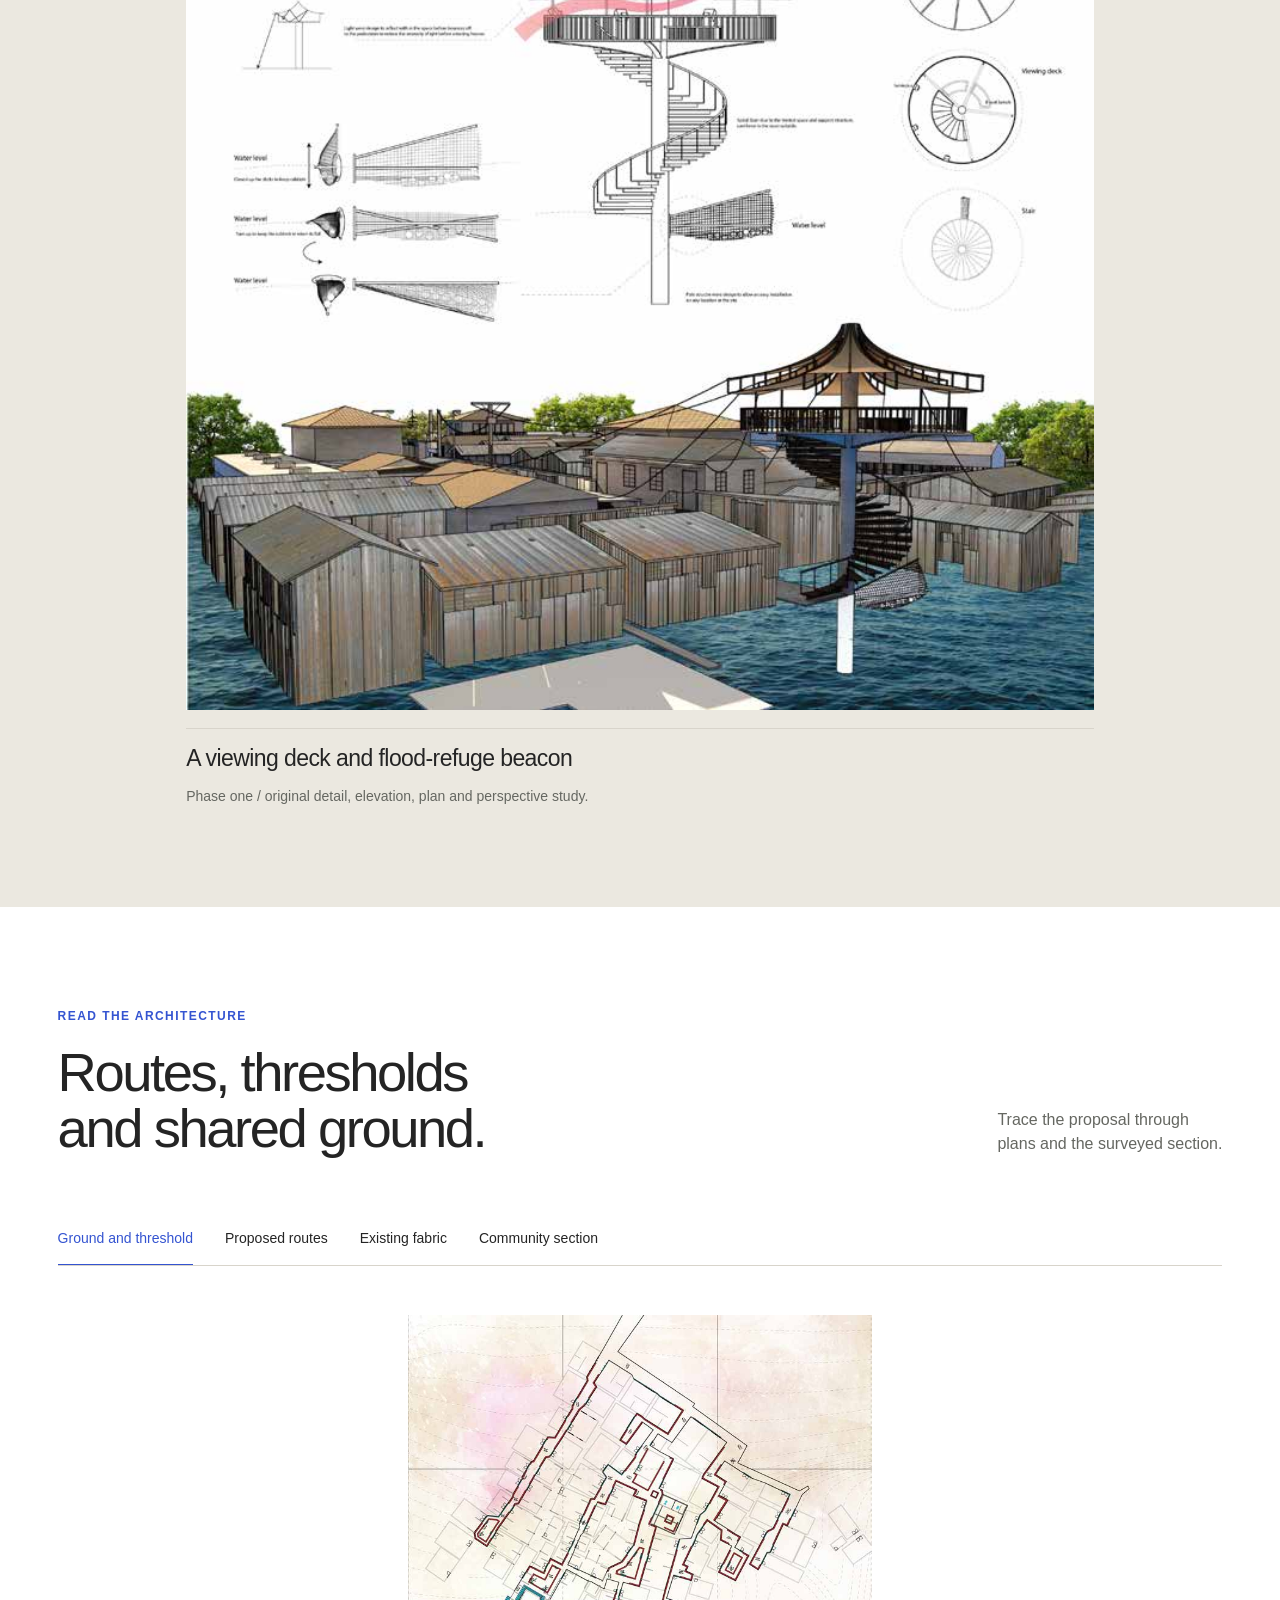
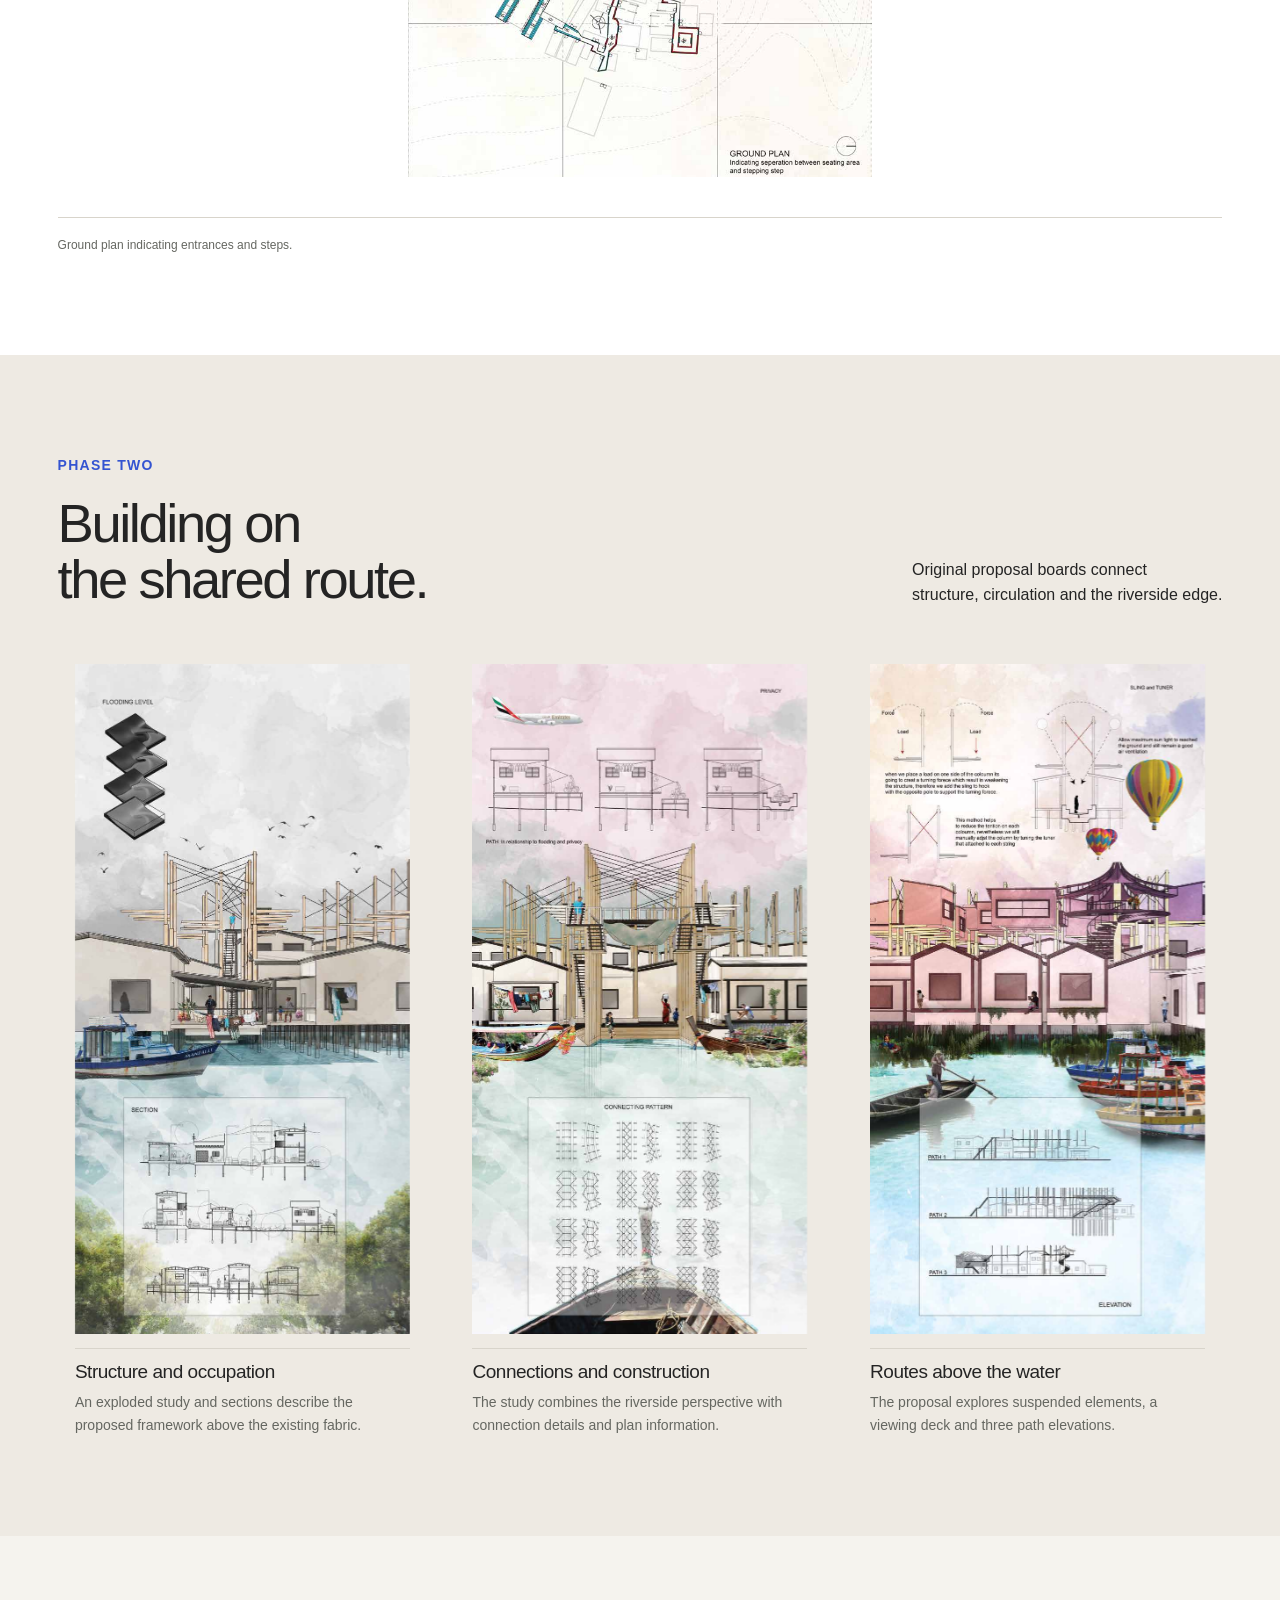
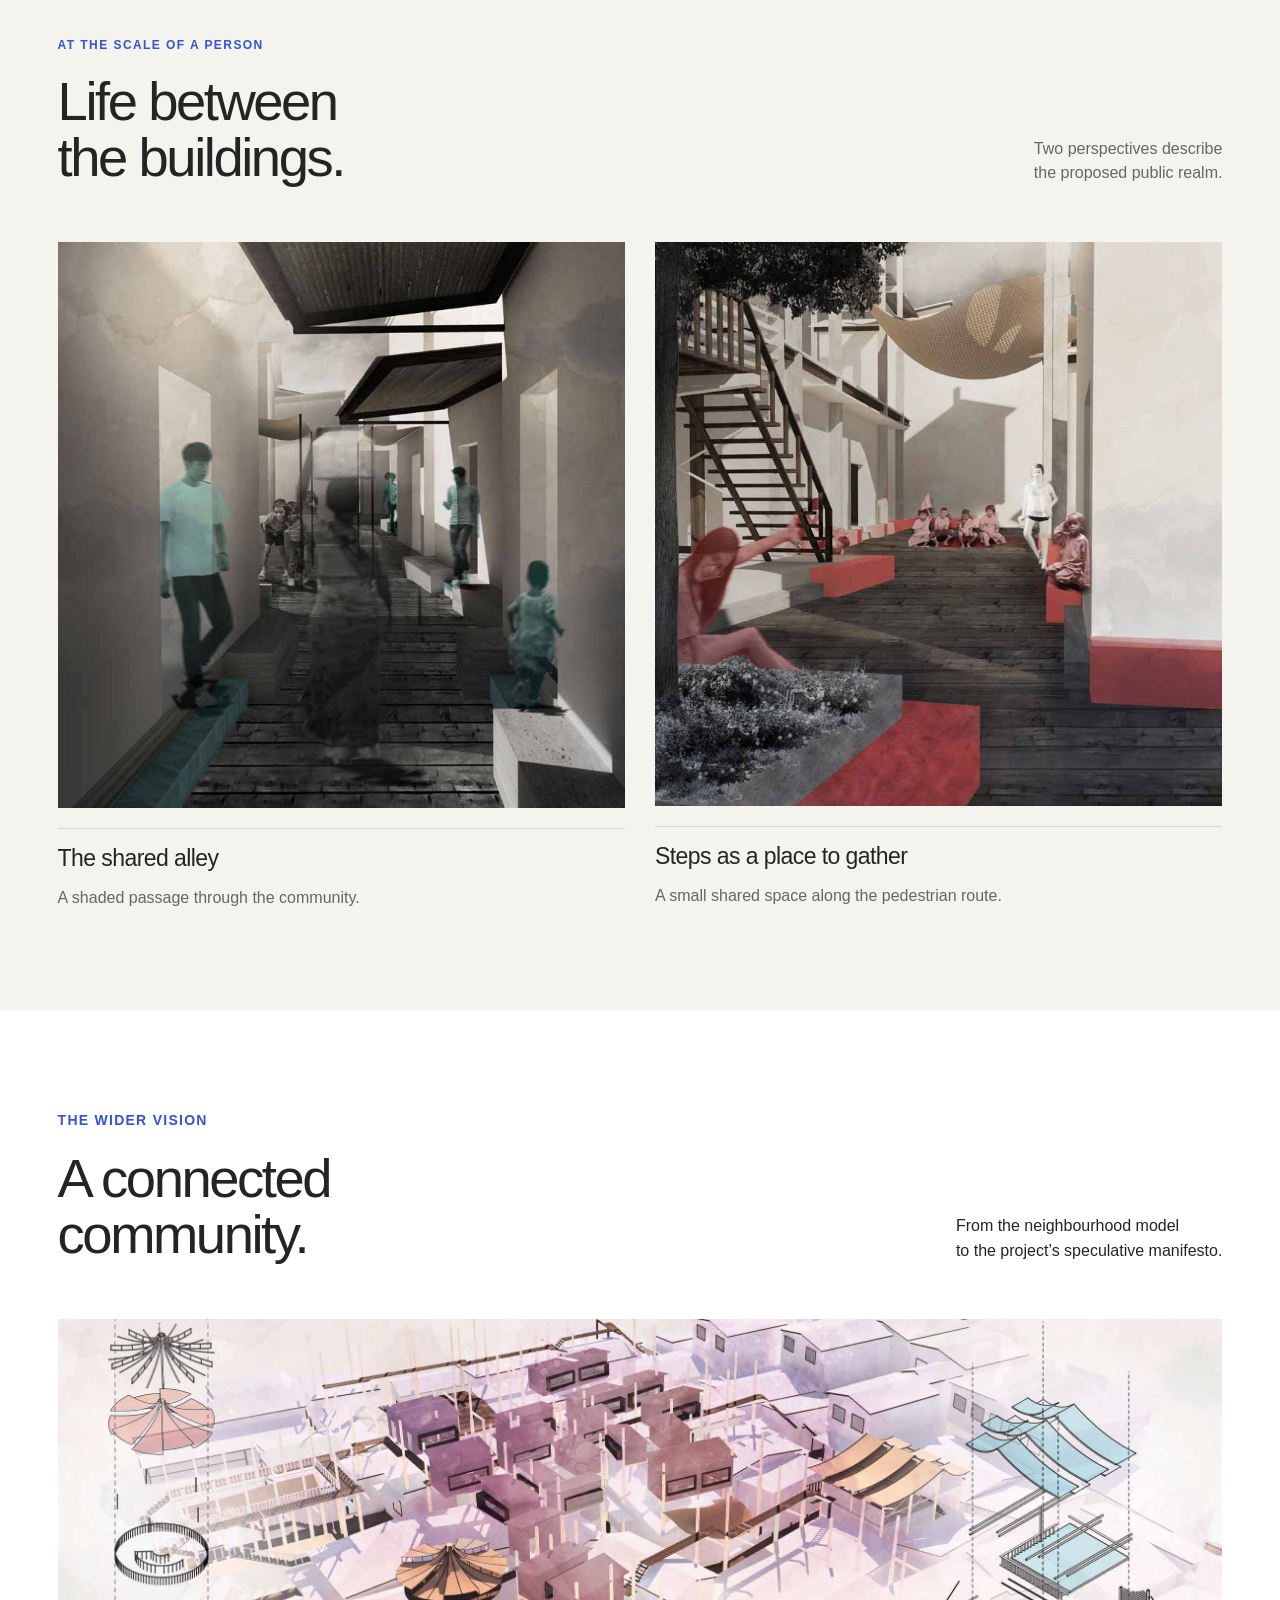
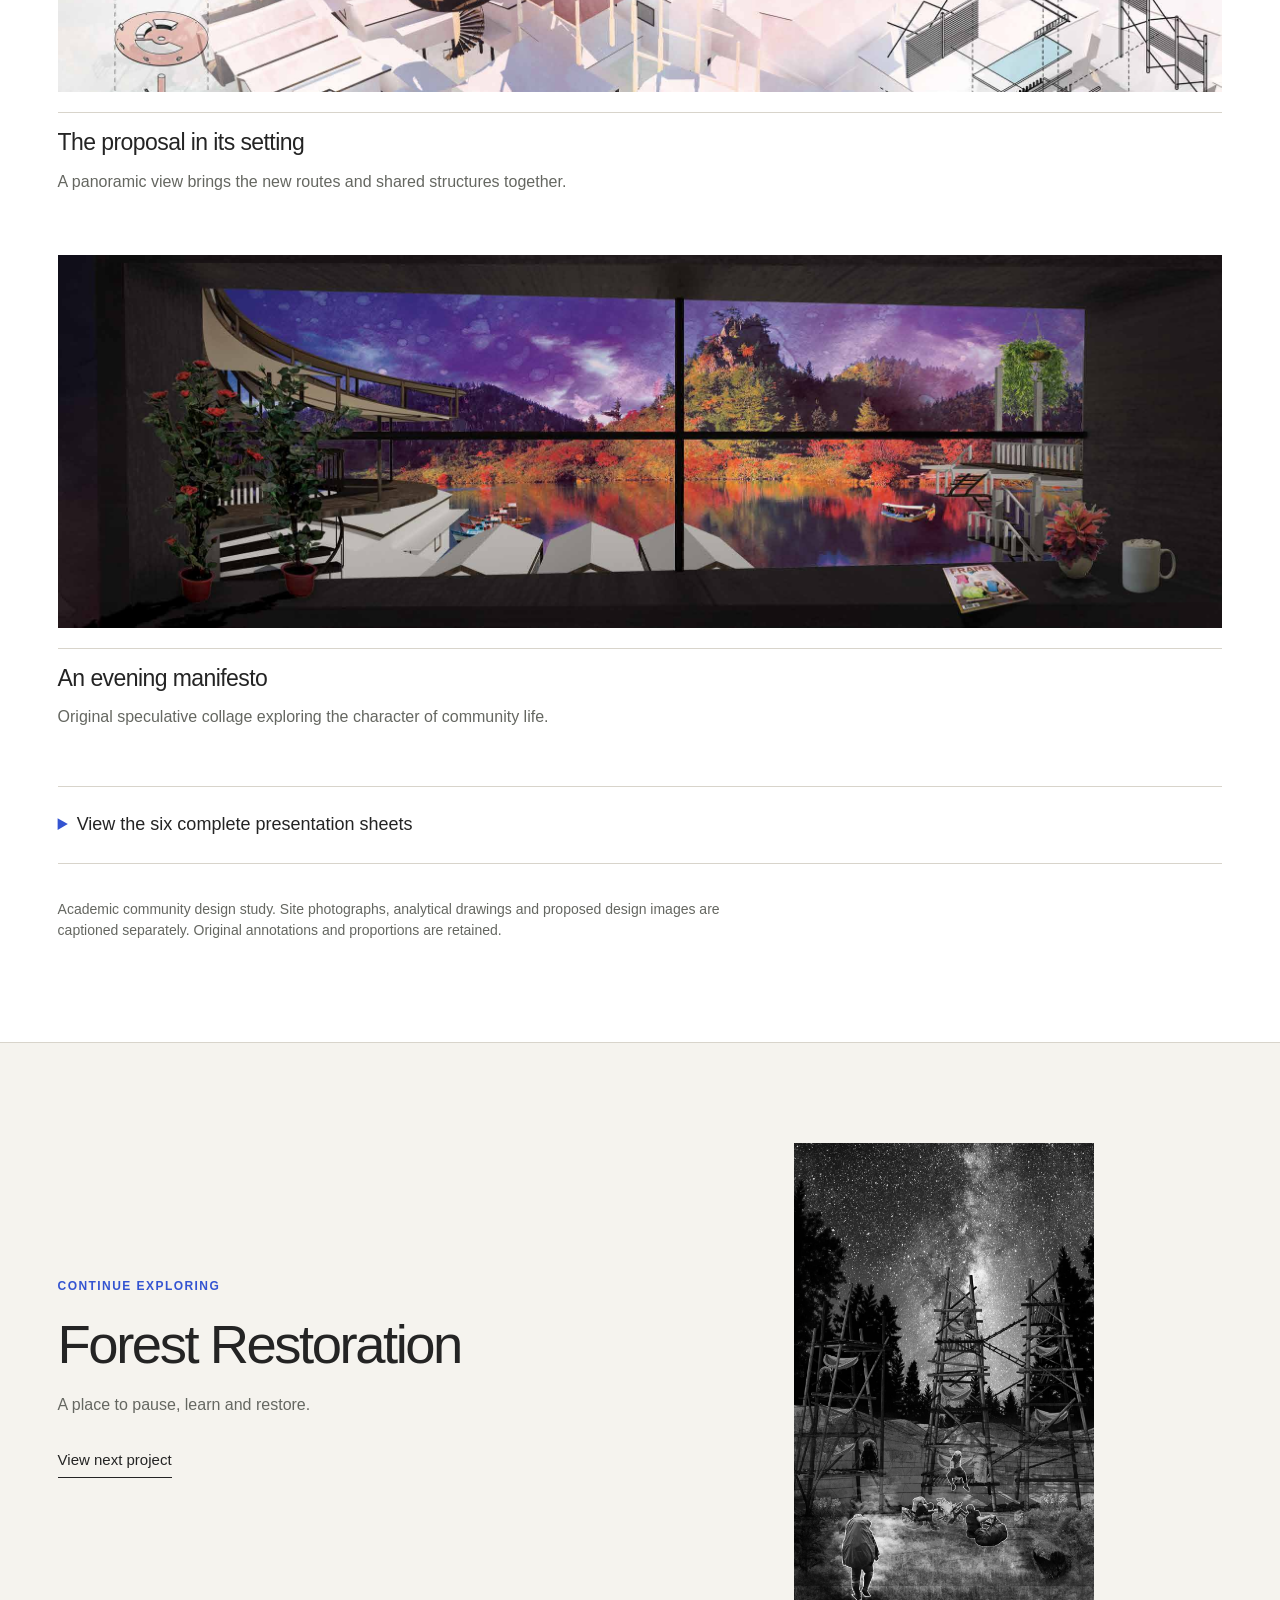
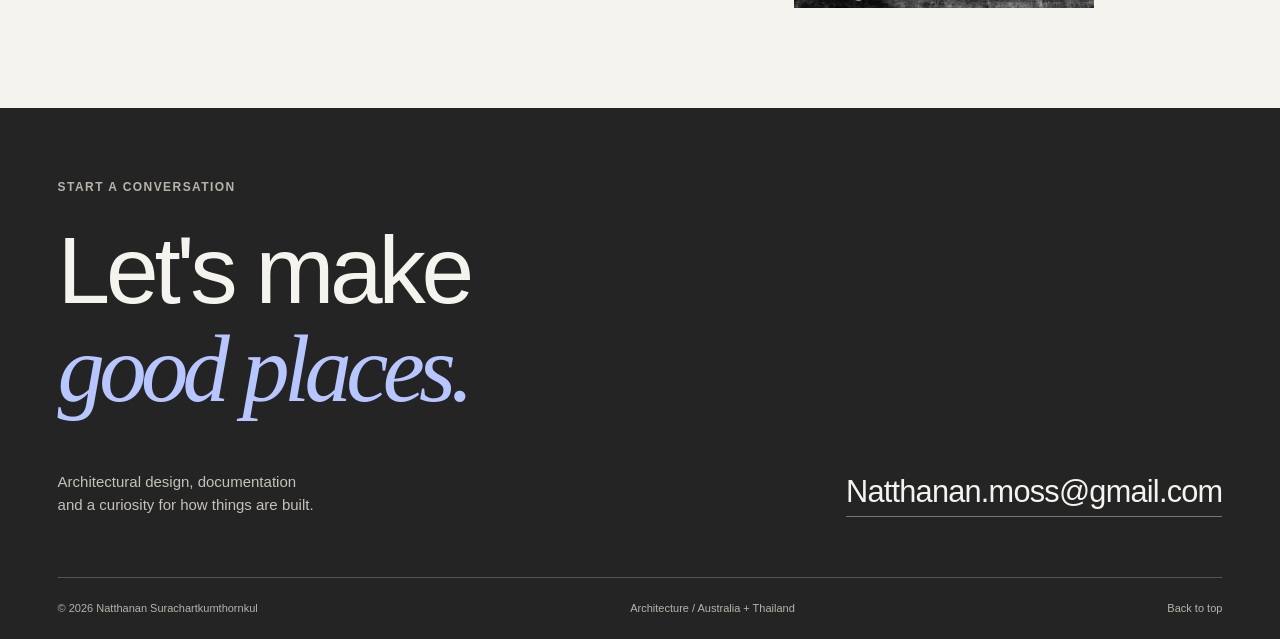
<file: project-community.html>
<!doctype html><html lang="en"><head><meta charset="utf-8"><meta name="viewport" content="width=device-width,initial-scale=1"><meta name="description" content="A riverside community study across the river from Bang Kachao. The proposal considers shared routes, flood refuge and the everyday activities that give the neighbourhood its identity."><meta name="robots" content="noindex,nofollow"><meta name="theme-color" content="#f5f3ee"><title>Ruay Ruengrung Community — Natthanan</title><link rel="icon" href="favicon.svg" type="image/svg+xml"><link rel="stylesheet" href="style.css?v=20261122-1"><link rel="stylesheet" href="community-gallery.css?v=20261122-2"><link rel="stylesheet" href="study-images.css?v=20261121-3"><script src="carousel-data.js?v=20261121-4"></script><script src="app.js?v=20261121-3" defer></script><link rel="stylesheet" href="render-sequence.css?v=20261122-7"><script src="render-sequence.js?v=20261122-7" defer></script></head><body id="top" class="community-page"><a class="skip-link" href="#main">Skip to content</a><header class="site-header"><a class="wordmark" href="index.html" aria-label="Natthanan home">NATTHANAN<span>ARCHITECTURAL DESIGNER</span></a><nav aria-label="Main navigation"><a aria-current="page" href="work.html">Work</a><a href="index.html#about">About</a><a href="index.html#contact">Contact</a><a class="nav-cv" href="downloads/Natthanan_CV.pdf" target="_blank" rel="noopener">CV <span>PDF</span></a></nav></header><main id="main"><section class="project-heading section" data-preview="Project introduction"><a class="breadcrumb" href="work.html">Portfolio / Design</a><div class="project-title"><h1>Ruay Ruengrung Community</h1><p>Making room for everyday life.</p></div><dl class="project-metadata"><div><dt>LOCATION</dt><dd>Bangkok, Thailand</dd></div><div><dt>TYPOLOGY</dt><dd>Riverside community + public realm</dd></div><div><dt>CONTEXT</dt><dd>Academic community design study</dd></div></dl></section><section class="render-sequence" aria-label="Project renders, 5 images" data-preview="Project hero"><div class="rs-stage"><figure class="rs-frame"><img class="rs-glow" src="assets/ruay_diagram001_intro_original.webp" alt="" aria-hidden="true" loading="eager" decoding="async"><img class="rs-image" src="assets/ruay_diagram001_intro_original.webp" alt="Ruay Ruengrung Community — overall proposal model" width="2485" height="1754" loading="eager" decoding="async"><figcaption><strong>Overall proposal model</strong><span>Original project image</span></figcaption></figure><figure class="rs-frame"><img class="rs-glow" src="assets/ruay_perspective001_alley_original.webp" alt="" aria-hidden="true" loading="eager" decoding="async"><img class="rs-image" src="assets/ruay_perspective001_alley_original.webp" alt="The shared alley" width="760" height="758" loading="lazy" decoding="async"><figcaption><strong>The shared alley</strong><span>Original project image</span></figcaption></figure><figure class="rs-frame"><img class="rs-glow" src="assets/ruay_perspective002_steps_original.webp" alt="" aria-hidden="true" loading="eager" decoding="async"><img class="rs-image" src="assets/ruay_perspective002_steps_original.webp" alt="Steps as a place to gather" width="760" height="755" loading="lazy" decoding="async"><figcaption><strong>Steps as a place to gather</strong><span>Original project image</span></figcaption></figure><figure class="rs-frame"><img class="rs-glow" src="assets/ruay_diagram002_manifesto_original.webp" alt="" aria-hidden="true" loading="eager" decoding="async"><img class="rs-image" src="assets/ruay_diagram002_manifesto_original.webp" alt="The proposal in its setting" width="2361" height="756" loading="lazy" decoding="async"><figcaption><strong>The proposal in its setting</strong><span>Original project image</span></figcaption></figure><figure class="rs-frame"><img class="rs-glow" src="assets/ruay_diagram003_manifesto_02_original.webp" alt="" aria-hidden="true" loading="eager" decoding="async"><img class="rs-image" src="assets/ruay_diagram003_manifesto_02_original.webp" alt="An evening manifesto" width="2361" height="756" loading="lazy" decoding="async"><figcaption><strong>An evening manifesto</strong><span>Original project image</span></figcaption></figure><div class="rs-ui" aria-hidden="true"><div class="rs-count"><span class="rs-current">01</span> / 05</div><div class="rs-progress"><span></span></div></div><span class="rs-hint" aria-hidden="true">Scroll</span><a class="rs-skip" href="#overview">Skip to project <span aria-hidden="true">↓</span></a></div></section><nav class="project-nav" aria-label="Project sections"><span>Ruay Ruengrung Community</span><a href="#overview">Overview</a><a href="#context">Context</a><a href="#design">Design</a><a href="#drawings">Drawings</a><a href="#phases">Phases</a><a href="#experience">Experience</a></nav><section id="overview" class="section project-overview" data-preview="Project overview"><div class="eyebrow blue">THE PROPOSITION</div><div class="overview-grid"><h2>Making room for everyday life.</h2><div><p class="large-copy">A riverside community study across the river from Bang Kachao. The proposal considers shared routes, flood refuge and the everyday activities that give the neighbourhood its identity.</p><div class="challenge"><span class="eyebrow">THE QUESTION</span><p>Improve the shared public routes while retaining the routines and character of an established riverside community.</p></div></div></div></section>
<section id="context" class="section community-context" aria-labelledby="community-context-title" data-preview="Community site research">
 <div class="section-top"><div><div class="eyebrow blue">READING THE NEIGHBOURHOOD</div><h2 id="community-context-title">Start with<br><em>everyday life.</em></h2></div><p>Homes, shared spaces and the river.<br>The survey establishes what is already here.</p></div>
 <div class="community-survey-lead"><figure class="community-board"><button class="drawing-button" aria-label="Inspect A map of places and routines" data-image="assets/ruay_diagram016_survey_06_original.webp" data-caption="Ruay Ruengrung Community — A map of places and routines"><img src="assets/ruay_diagram016_survey_06_original.webp" alt="A map of places and routines" width="1560" height="1530" loading="lazy"><span class="zoom-label">Inspect image</span></button><figcaption><h3>A map of places and routines</h3><p>The master map brings together housing types, infrastructure, religious spaces, local activities and access to the water.</p></figcaption></figure><div class="community-survey-copy"><p class="large-copy">A dense riverside fabric, held together by small shared places.</p><p>The research records the relationship between homes, lanes, waterfront activity and larger urban infrastructure. These existing conditions guide the proposal for improved routes and spaces within the community.</p><p class="community-meta">Academic site analysis / Bangkok, Thailand</p></div></div>
 <div class="community-photos"><figure class="community-board"><button class="drawing-button" aria-label="Inspect Homes at the water’s edge" data-image="assets/ruay_section001_site_section_original.webp" data-caption="Ruay Ruengrung Community — Homes at the water’s edge"><img src="assets/ruay_section001_site_section_original.webp" alt="Homes at the water’s edge" width="765" height="756" loading="lazy"><span class="zoom-label">Inspect image</span></button><figcaption><h3>Homes at the water’s edge</h3><p>Source site photograph.</p></figcaption></figure><figure class="community-board"><button class="drawing-button" aria-label="Inspect The community along the river" data-image="assets/ruay_section002_site_section_02_original.webp" data-caption="Ruay Ruengrung Community — The community along the river"><img src="assets/ruay_section002_site_section_02_original.webp" alt="The community along the river" width="765" height="756" loading="lazy"><span class="zoom-label">Inspect image</span></button><figcaption><h3>The community along the river</h3><p>Source site photograph.</p></figcaption></figure><figure class="community-board"><button class="drawing-button" aria-label="Inspect The grain of the neighbourhood" data-image="assets/ruay_section003_site_section_03_original.webp" data-caption="Ruay Ruengrung Community — The grain of the neighbourhood"><img src="assets/ruay_section003_site_section_03_original.webp" alt="The grain of the neighbourhood" width="765" height="753" loading="lazy"><span class="zoom-label">Inspect image</span></button><figcaption><h3>The grain of the neighbourhood</h3><p>Source overhead site photograph.</p></figcaption></figure></div>
 <details class="community-detail"><summary>Explore five neighbourhood studies</summary><div class="community-survey-grid">
 <figure class="community-board"><button class="drawing-button" aria-label="Inspect Space beneath the highway" data-image="assets/ruay_diagram011_survey_original.webp" data-caption="Ruay Ruengrung Community — Space beneath the highway"><img src="assets/ruay_diagram011_survey_original.webp" alt="Space beneath the highway" width="765" height="286" loading="lazy"><span class="zoom-label">Inspect image</span></button><figcaption><h3>Space beneath the highway</h3></figcaption></figure><figure class="community-board"><button class="drawing-button" aria-label="Inspect Contrasting housing edges" data-image="assets/ruay_diagram012_survey_02_original.webp" data-caption="Ruay Ruengrung Community — Contrasting housing edges"><img src="assets/ruay_diagram012_survey_02_original.webp" alt="Contrasting housing edges" width="760" height="286" loading="lazy"><span class="zoom-label">Inspect image</span></button><figcaption><h3>Contrasting housing edges</h3></figcaption></figure><figure class="community-board"><button class="drawing-button" aria-label="Inspect Religious and gathering space" data-image="assets/ruay_diagram013_survey_03_original.webp" data-caption="Ruay Ruengrung Community — Religious and gathering space"><img src="assets/ruay_diagram013_survey_03_original.webp" alt="Religious and gathering space" width="760" height="286" loading="lazy"><span class="zoom-label">Inspect image</span></button><figcaption><h3>Religious and gathering space</h3></figcaption></figure><figure class="community-board"><button class="drawing-button" aria-label="Inspect Local and non-local activities" data-image="assets/ruay_diagram014_survey_04_original.webp" data-caption="Ruay Ruengrung Community — Local and non-local activities"><img src="assets/ruay_diagram014_survey_04_original.webp" alt="Local and non-local activities" width="760" height="286" loading="lazy"><span class="zoom-label">Inspect image</span></button><figcaption><h3>Local and non-local activities</h3></figcaption></figure><figure class="community-board"><button class="drawing-button" aria-label="Inspect The pier as a shared place" data-image="assets/ruay_diagram015_survey_05_original.webp" data-caption="Ruay Ruengrung Community — The pier as a shared place"><img src="assets/ruay_diagram015_survey_05_original.webp" alt="The pier as a shared place" width="760" height="286" loading="lazy"><span class="zoom-label">Inspect image</span></button><figcaption><h3>The pier as a shared place</h3></figcaption></figure>
 </div></details>
</section>
<section id="design" class="section project-design" data-preview="Design decision"><div class="decision-text"><div class="eyebrow blue">DESIGN THINKING</div><h2>A clear idea.<br>Spatial consequences.</h2><p>Combine a flood-refuge beacon with incremental improvements to lanes, shared space and access to the pier.</p><p class="evidence">Source community survey, phased proposals, street perspectives and site sections.</p></div><figure class="community-board"><button class="drawing-button" aria-label="Inspect A viewing deck and flood-refuge beacon" data-image="assets/ruay_diagram007_phase_1_04_original.webp" data-caption="Ruay Ruengrung Community — A viewing deck and flood-refuge beacon"><img src="assets/ruay_diagram007_phase_1_04_original.webp" alt="A viewing deck and flood-refuge beacon" width="760" height="755" loading="lazy"><span class="zoom-label">Inspect image</span></button><figcaption><h3>A viewing deck and flood-refuge beacon</h3><p>Phase one / original detail, elevation, plan and perspective study.</p></figcaption></figure></section><section id="drawings" class="section project-drawings" data-preview="Plans and community section"><div class="section-top"><div><div class="eyebrow blue">READ THE ARCHITECTURE</div><h2>Routes, thresholds<br>and shared ground.</h2></div><p>Trace the proposal through<br>plans and the surveyed section.</p></div><div class="drawing-tabs" role="tablist" aria-label="Project drawings"><button role="tab" id="tab-0" aria-controls="panel-0" aria-selected="true" tabindex="0" data-tab="0">Ground and threshold</button><button role="tab" id="tab-1" aria-controls="panel-1" aria-selected="false" tabindex="-1" data-tab="1">Proposed routes</button><button role="tab" id="tab-2" aria-controls="panel-2" aria-selected="false" tabindex="-1" data-tab="2">Existing fabric</button><button role="tab" id="tab-3" aria-controls="panel-3" aria-selected="false" tabindex="-1" data-tab="3">Community section</button></div><div class="drawing-panels"><div role="tabpanel" id="panel-0" aria-labelledby="tab-0" ><button class="drawing-button" aria-label="Inspect Ground and threshold" data-image="assets/ruay_diagram004_phase_1_original.webp" data-caption="Ruay Ruengrung Community — Ground and threshold"><img src="assets/ruay_diagram004_phase_1_original.webp" alt="Ground and threshold" width="760" height="756" loading="lazy"><span class="zoom-label">Inspect image</span></button><p class="caption">Ground plan indicating entrances and steps.</p></div><div role="tabpanel" id="panel-1" aria-labelledby="tab-1" hidden><button class="drawing-button" aria-label="Inspect Proposed routes" data-image="assets/ruay_diagram005_phase_1_02_original.webp" data-caption="Ruay Ruengrung Community — Proposed routes"><img src="assets/ruay_diagram005_phase_1_02_original.webp" alt="Proposed routes" width="760" height="756" loading="lazy"><span class="zoom-label">Inspect image</span></button><p class="caption">Proposed pathways and new shared features.</p></div><div role="tabpanel" id="panel-2" aria-labelledby="tab-2" hidden><button class="drawing-button" aria-label="Inspect Existing fabric" data-image="assets/ruay_diagram006_phase_1_03_original.webp" data-caption="Ruay Ruengrung Community — Existing fabric"><img src="assets/ruay_diagram006_phase_1_03_original.webp" alt="Existing fabric" width="760" height="756" loading="lazy"><span class="zoom-label">Inspect image</span></button><p class="caption">Plan of existing structures and pathways.</p></div><div role="tabpanel" id="panel-3" aria-labelledby="tab-3" hidden><button class="drawing-button" aria-label="Inspect Community section" data-image="assets/ruay_section004_survey_section_original.webp" data-caption="Ruay Ruengrung Community — Community section"><img src="assets/ruay_section004_survey_section_original.webp" alt="Community section" width="2364" height="751" loading="lazy"><span class="zoom-label">Inspect image</span></button><p class="caption">Original surveyed community section / not to scale.</p></div></div></section>
<section id="phases" class="section community-phases" aria-labelledby="community-phases-title" data-preview="Phased community proposal">
 <div class="section-top"><div><div class="eyebrow blue">PHASE TWO</div><h2 id="community-phases-title">Building on<br>the shared route.</h2></div><p>Original proposal boards connect<br>structure, circulation and the riverside edge.</p></div>
 <div class="community-phase-grid">
 <figure class="community-board"><button class="drawing-button" aria-label="Inspect Structure and occupation" data-image="assets/ruay_diagram008_phase_2_original.webp" data-caption="Ruay Ruengrung Community — Structure and occupation"><img class="portrait-image" src="assets/ruay_diagram008_phase_2_original.webp" alt="Structure and occupation" width="763" height="1525" loading="lazy"><span class="zoom-label">Inspect image</span></button><figcaption><h3>Structure and occupation</h3><p>An exploded study and sections describe the proposed framework above the existing fabric.</p></figcaption></figure>
 <figure class="community-board"><button class="drawing-button" aria-label="Inspect Connections and construction" data-image="assets/ruay_diagram009_phase_2_02_original.webp" data-caption="Ruay Ruengrung Community — Connections and construction"><img class="portrait-image" src="assets/ruay_diagram009_phase_2_02_original.webp" alt="Connections and construction" width="763" height="1525" loading="lazy"><span class="zoom-label">Inspect image</span></button><figcaption><h3>Connections and construction</h3><p>The study combines the riverside perspective with connection details and plan information.</p></figcaption></figure>
 <figure class="community-board"><button class="drawing-button" aria-label="Inspect Routes above the water" data-image="assets/ruay_diagram010_phase_2_03_original.webp" data-caption="Ruay Ruengrung Community — Routes above the water"><img class="portrait-image" src="assets/ruay_diagram010_phase_2_03_original.webp" alt="Routes above the water" width="763" height="1525" loading="lazy"><span class="zoom-label">Inspect image</span></button><figcaption><h3>Routes above the water</h3><p>The proposal explores suspended elements, a viewing deck and three path elevations.</p></figcaption></figure>
 </div>
</section>
<section id="experience" class="section project-experience community-experience" data-preview="Community spatial experience"><div class="section-top"><div><div class="eyebrow blue">AT THE SCALE OF A PERSON</div><h2>Life between<br>the buildings.</h2></div><p>Two perspectives describe<br>the proposed public realm.</p></div><div class="experience-grid"><figure class="community-board"><button class="drawing-button" aria-label="Inspect The shared alley" data-image="assets/ruay_perspective001_alley_original.webp" data-caption="Ruay Ruengrung Community — The shared alley"><img src="assets/ruay_perspective001_alley_original.webp" alt="The shared alley" width="760" height="758" loading="lazy"><span class="zoom-label">Inspect image</span></button><figcaption><h3>The shared alley</h3><p>A shaded passage through the community.</p></figcaption></figure><figure class="community-board"><button class="drawing-button" aria-label="Inspect Steps as a place to gather" data-image="assets/ruay_perspective002_steps_original.webp" data-caption="Ruay Ruengrung Community — Steps as a place to gather"><img src="assets/ruay_perspective002_steps_original.webp" alt="Steps as a place to gather" width="760" height="755" loading="lazy"><span class="zoom-label">Inspect image</span></button><figcaption><h3>Steps as a place to gather</h3><p>A small shared space along the pedestrian route.</p></figcaption></figure></div></section>
<section id="vision" class="section community-vision" aria-labelledby="community-vision-title" data-preview="Community project vision">
 <div class="section-top"><div><div class="eyebrow blue">THE WIDER VISION</div><h2 id="community-vision-title">A connected<br>community.</h2></div><p>From the neighbourhood model<br>to the project’s speculative manifesto.</p></div>
 <div class="community-manifesto"><figure class="community-board"><button class="drawing-button" aria-label="Inspect The proposal in its setting" data-image="assets/ruay_diagram002_manifesto_original.webp" data-caption="Ruay Ruengrung Community — The proposal in its setting"><img src="assets/ruay_diagram002_manifesto_original.webp" alt="The proposal in its setting" width="2361" height="756" loading="lazy"><span class="zoom-label">Inspect image</span></button><figcaption><h3>The proposal in its setting</h3><p>A panoramic view brings the new routes and shared structures together.</p></figcaption></figure><figure class="community-board"><button class="drawing-button" aria-label="Inspect An evening manifesto" data-image="assets/ruay_diagram003_manifesto_02_original.webp" data-caption="Ruay Ruengrung Community — An evening manifesto"><img src="assets/ruay_diagram003_manifesto_02_original.webp" alt="An evening manifesto" width="2361" height="756" loading="lazy"><span class="zoom-label">Inspect image</span></button><figcaption><h3>An evening manifesto</h3><p>Original speculative collage exploring the character of community life.</p></figcaption></figure></div>
 <details class="community-detail"><summary>View the six complete presentation sheets</summary><div class="community-sheet-grid"><figure class="community-board"><button class="drawing-button" aria-label="Inspect Project introduction" data-image="assets/ruay_diagram023_sheet_2024_16_original.webp" data-caption="Ruay Ruengrung Community — Project introduction"><img src="assets/ruay_diagram023_sheet_2024_16_original.webp" alt="Project introduction" width="3200" height="2263" loading="lazy"><span class="zoom-label">Inspect image</span></button><figcaption><h3>Project introduction</h3><p>Full presentation sheet / original annotations retained.</p></figcaption></figure><figure class="community-board"><button class="drawing-button" aria-label="Inspect Community survey" data-image="assets/ruay_diagram024_sheet_2024_17_original.webp" data-caption="Ruay Ruengrung Community — Community survey"><img src="assets/ruay_diagram024_sheet_2024_17_original.webp" alt="Community survey" width="3200" height="2263" loading="lazy"><span class="zoom-label">Inspect image</span></button><figcaption><h3>Community survey</h3><p>Full presentation sheet / original annotations retained.</p></figcaption></figure><figure class="community-board"><button class="drawing-button" aria-label="Inspect Site photographs and section" data-image="assets/ruay_diagram025_sheet_2024_18_original.webp" data-caption="Ruay Ruengrung Community — Site photographs and section"><img src="assets/ruay_diagram025_sheet_2024_18_original.webp" alt="Site photographs and section" width="3200" height="2263" loading="lazy"><span class="zoom-label">Inspect image</span></button><figcaption><h3>Site photographs and section</h3><p>Full presentation sheet / original annotations retained.</p></figcaption></figure><figure class="community-board"><button class="drawing-button" aria-label="Inspect Phase one" data-image="assets/ruay_diagram026_sheet_2024_19_original.webp" data-caption="Ruay Ruengrung Community — Phase one"><img src="assets/ruay_diagram026_sheet_2024_19_original.webp" alt="Phase one" width="3200" height="2263" loading="lazy"><span class="zoom-label">Inspect image</span></button><figcaption><h3>Phase one</h3><p>Full presentation sheet / original annotations retained.</p></figcaption></figure><figure class="community-board"><button class="drawing-button" aria-label="Inspect Phase two" data-image="assets/ruay_diagram027_sheet_2024_20_original.webp" data-caption="Ruay Ruengrung Community — Phase two"><img src="assets/ruay_diagram027_sheet_2024_20_original.webp" alt="Phase two" width="3200" height="2263" loading="lazy"><span class="zoom-label">Inspect image</span></button><figcaption><h3>Phase two</h3><p>Full presentation sheet / original annotations retained.</p></figcaption></figure><figure class="community-board"><button class="drawing-button" aria-label="Inspect Project manifesto" data-image="assets/ruay_diagram028_sheet_2024_21_original.webp" data-caption="Ruay Ruengrung Community — Project manifesto"><img src="assets/ruay_diagram028_sheet_2024_21_original.webp" alt="Project manifesto" width="3200" height="2263" loading="lazy"><span class="zoom-label">Inspect image</span></button><figcaption><h3>Project manifesto</h3><p>Full presentation sheet / original annotations retained.</p></figcaption></figure></div></details>
 <p class="community-source">Academic community design study. Site photographs, analytical drawings and proposed design images are captioned separately. Original annotations and proportions are retained.</p>
</section>
<section class="next-project section" data-preview="Next project"><div><span class="eyebrow blue">CONTINUE EXPLORING</span><h2><a href="project-forest.html">Forest Restoration</a></h2><p>A place to pause, learn and restore.</p><a class="text-link" href="project-forest.html">View next project</a></div><a href="project-forest.html"><img src="assets/forest_camp.webp" alt="Forest Restoration" width="1032" height="1600" class=" portrait-asset portrait-image" loading="lazy"></a></section></main><footer id="contact" data-preview="Contact" class="contact"><div class="eyebrow">START A CONVERSATION</div><h2>Let's make<br><em>good places.</em></h2><div class="contact-bottom"><p>Architectural design, documentation<br>and a curiosity for how things are built.</p><a class="email" href="mailto:Natthanan.moss@gmail.com">Natthanan.moss@gmail.com</a></div><div class="footer-line"><span>© 2026 Natthanan Surachartkumthornkul</span><span>Architecture / Australia + Thailand</span><a href="#top">Back to top</a></div></footer><dialog id="image-dialog" aria-label="Project image viewer"><div class="viewer-bar"><span id="viewer-caption"></span><button type="button" id="close-viewer">Close</button></div><div class="viewer-scroll"><img id="viewer-image" alt=""></div><div class="viewer-bottom"><span>Original image proportions retained.</span><button id="zoom-viewer" type="button">Zoom in</button></div></dialog></body></html>
</file>
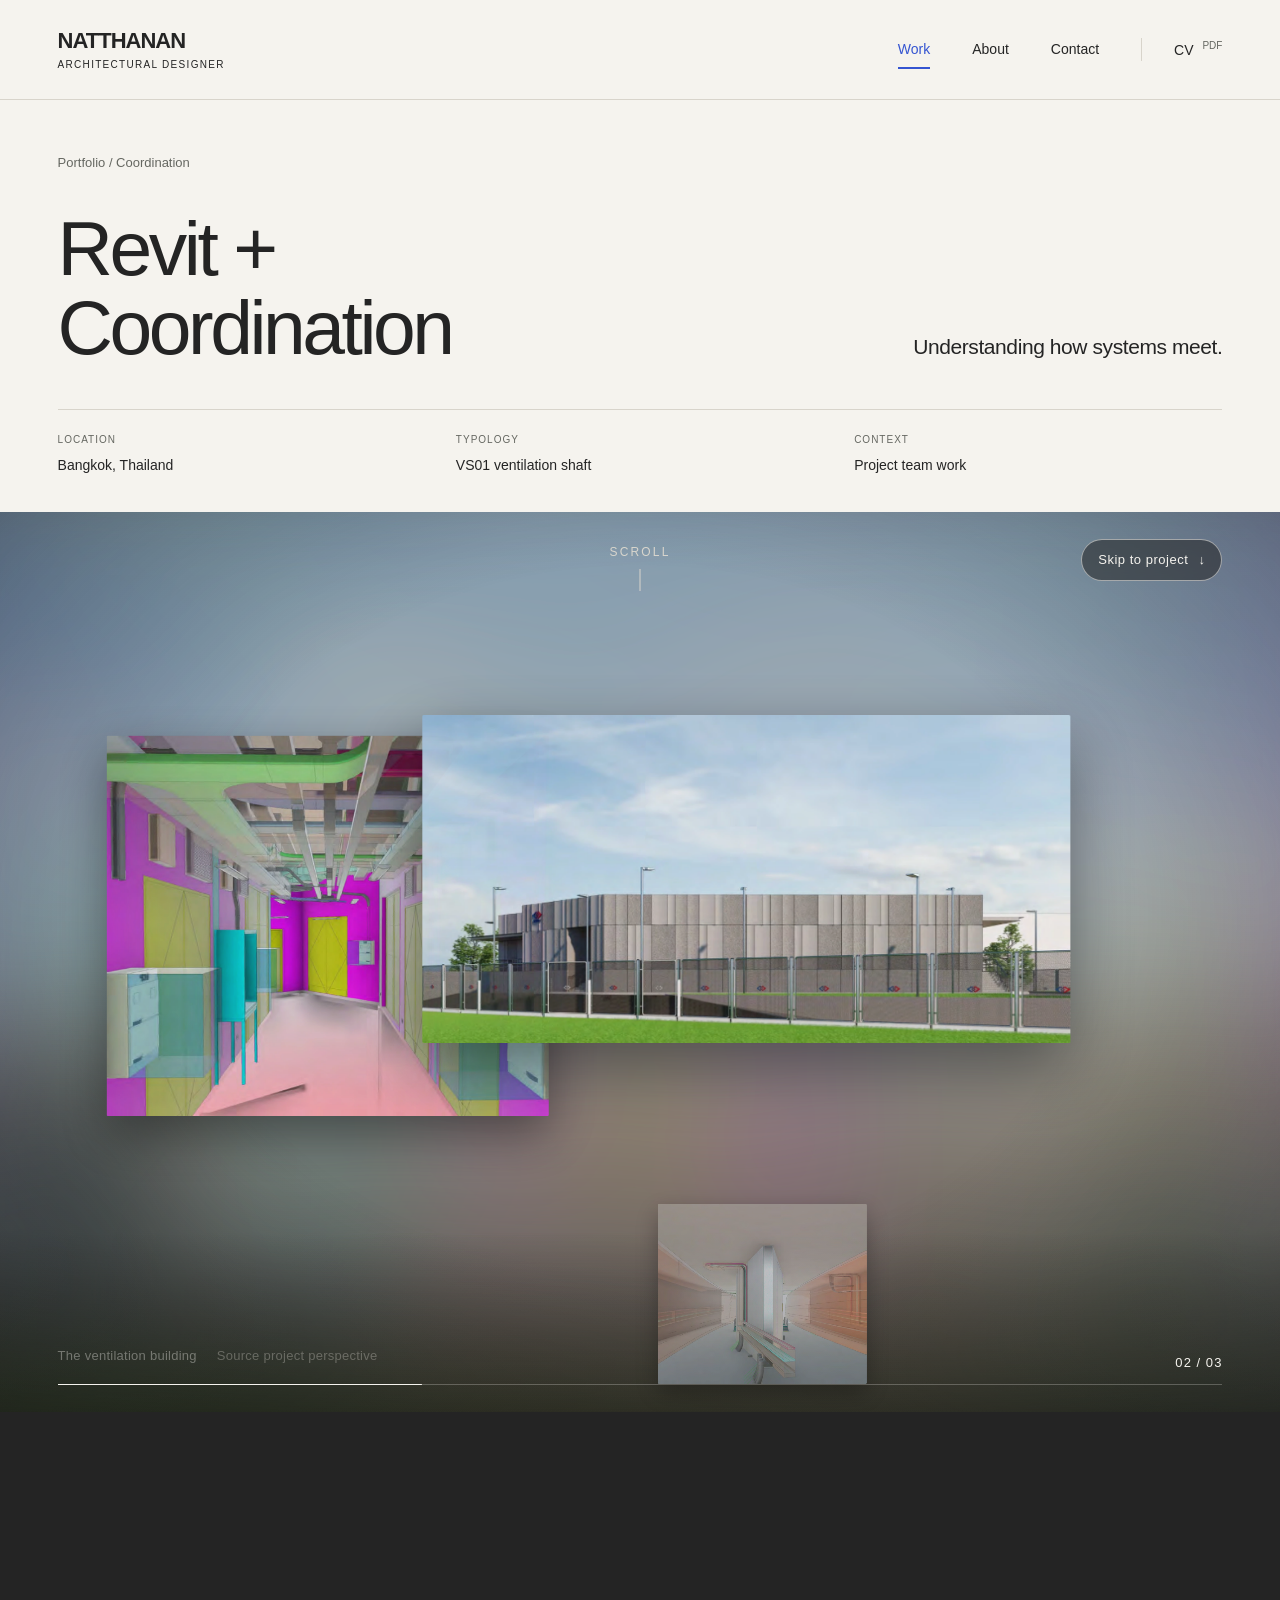
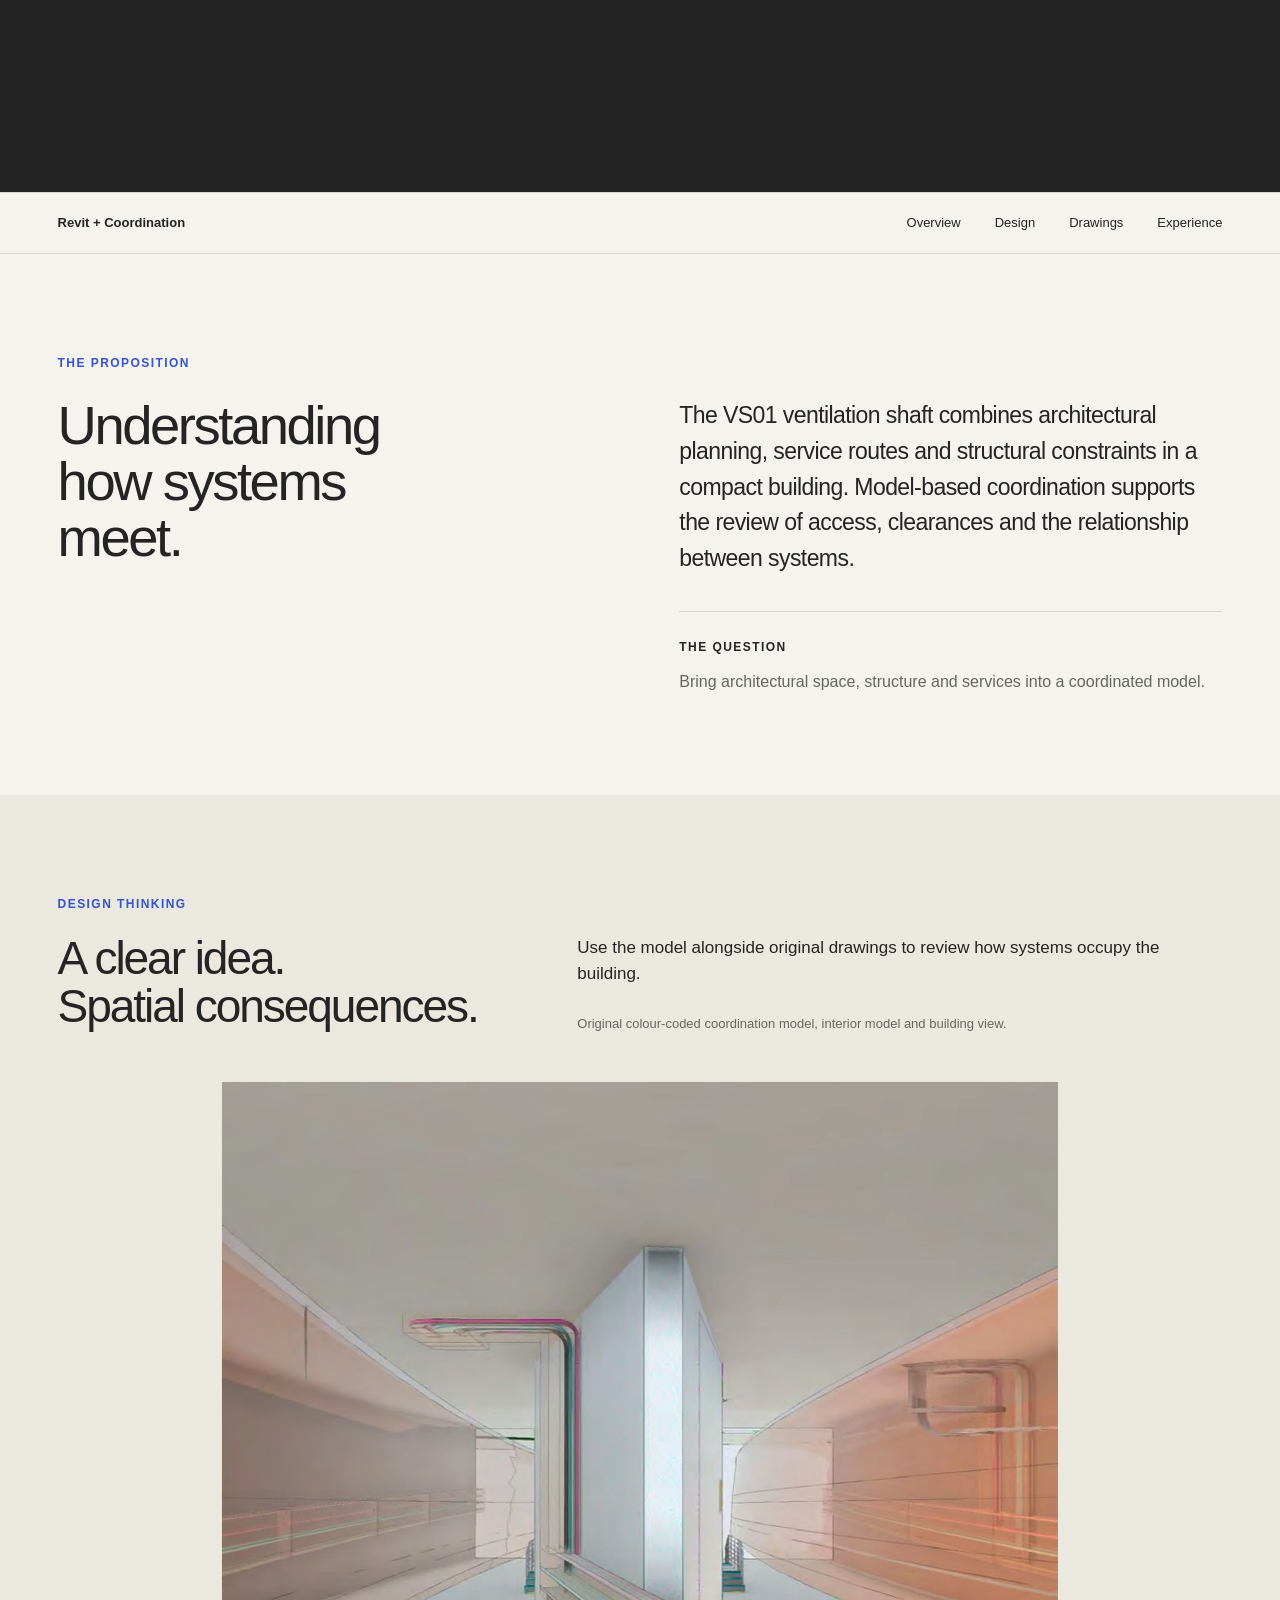
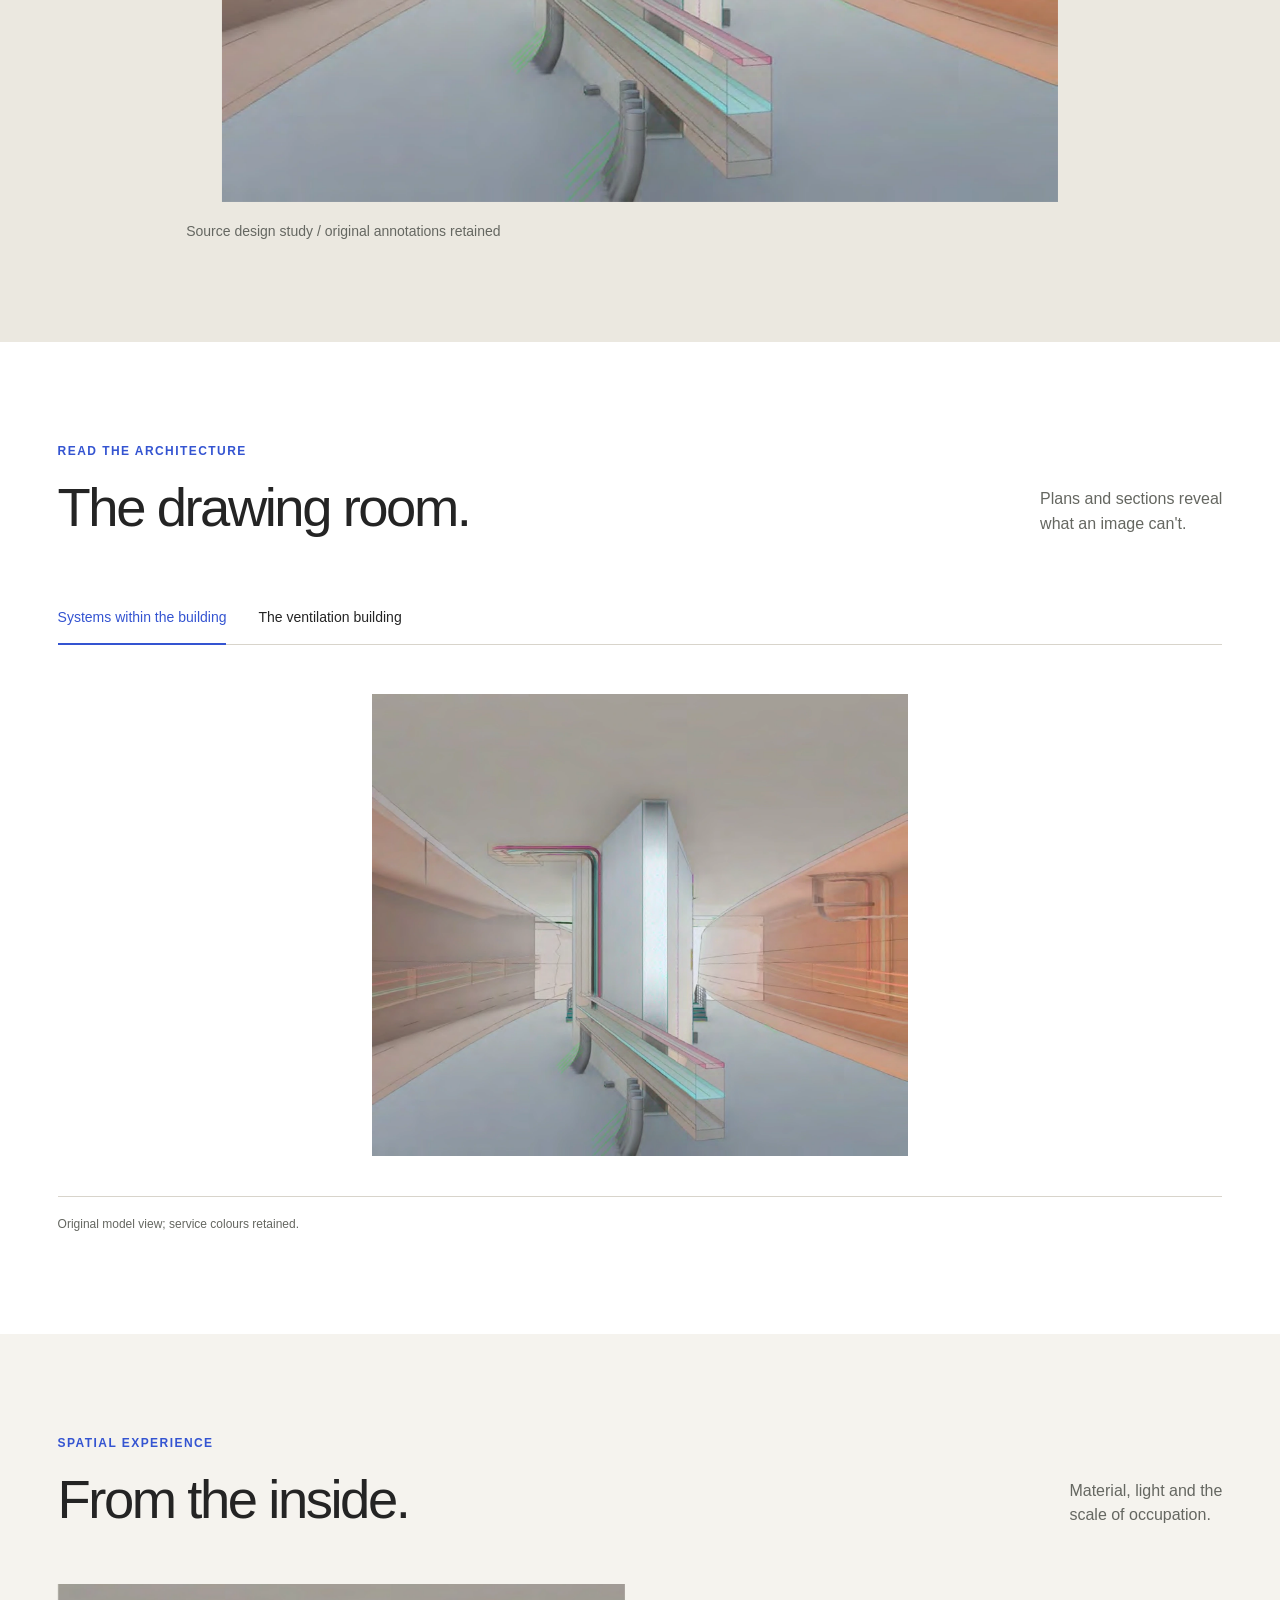
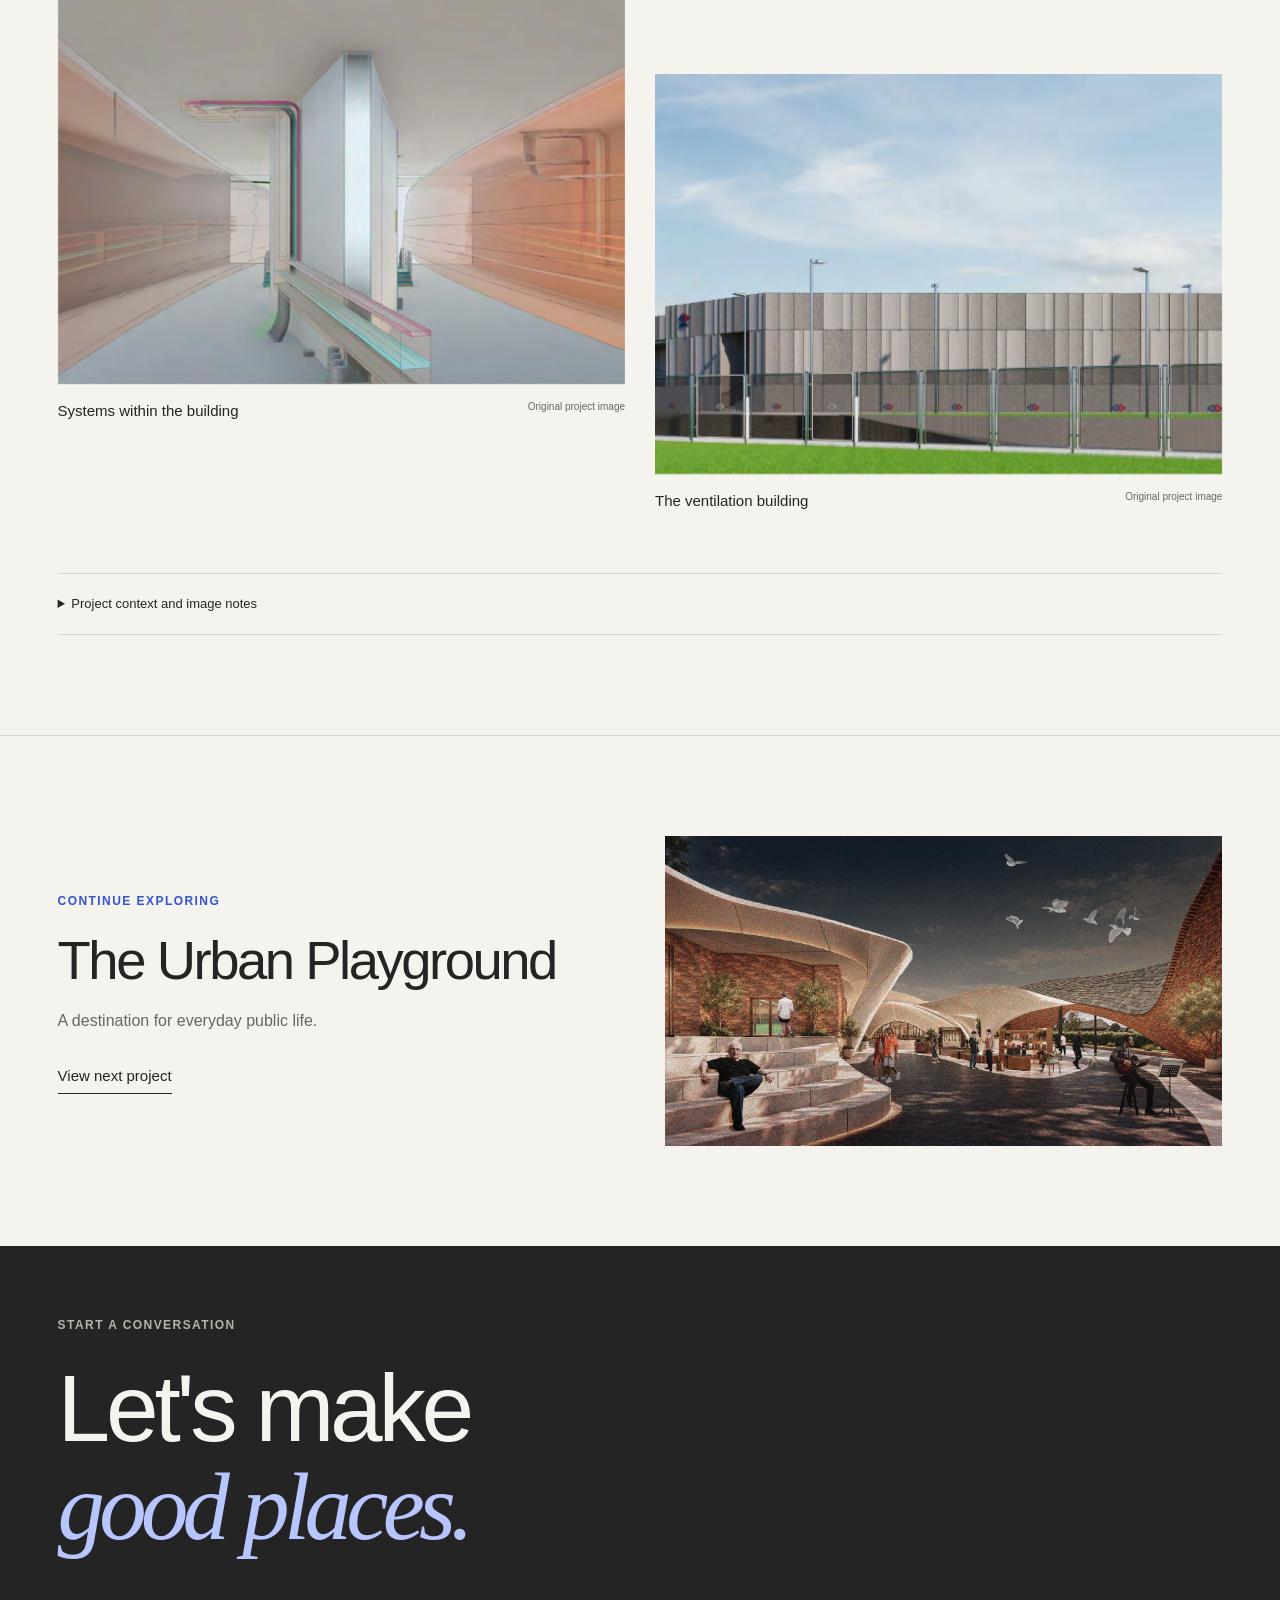
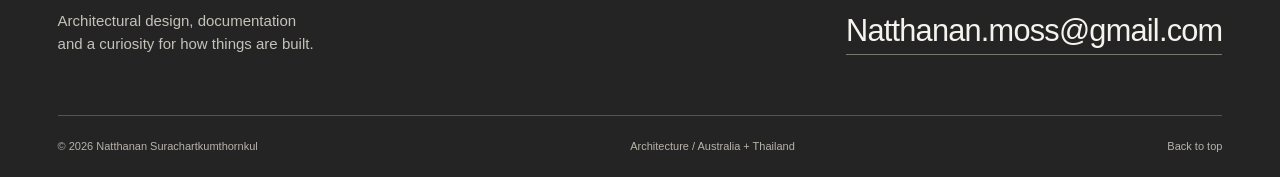
<file: project-coordination.html>
<!doctype html><html lang="en"><head><meta charset="utf-8"><meta name="viewport" content="width=device-width,initial-scale=1"><meta name="description" content="The VS01 ventilation shaft combines architectural planning, service routes and structural constraints in a compact building. Model-based coordination supports the review of access, clearances and the relationship between systems."><meta name="robots" content="noindex,nofollow"><meta name="theme-color" content="#f5f3ee"><title>Revit + Coordination — Natthanan</title><link rel="icon" href="favicon.svg" type="image/svg+xml"><link rel="stylesheet" href="style.css?v=20261122-1"><link rel="stylesheet" href="study-images.css?v=20261121-3"><script src="carousel-data.js?v=20261121-4"></script><script src="app.js?v=20261121-3" defer></script><link rel="stylesheet" href="render-sequence.css?v=20261122-7"><script src="render-sequence.js?v=20261122-7" defer></script></head><body id="top"><a class="skip-link" href="#main">Skip to content</a><header class="site-header"><a class="wordmark" href="index.html" aria-label="Natthanan home">NATTHANAN<span>ARCHITECTURAL DESIGNER</span></a><nav aria-label="Main navigation"><a aria-current="page" href="work.html">Work</a><a href="index.html#about">About</a><a href="index.html#contact">Contact</a><a class="nav-cv" href="downloads/Natthanan_CV.pdf" target="_blank" rel="noopener">CV <span>PDF</span></a></nav></header><main id="main"><section class="project-heading section" data-preview="Project introduction"><a class="breadcrumb" href="work.html">Portfolio / Coordination</a><div class="project-title"><h1>Revit + Coordination</h1><p>Understanding how systems meet.</p></div><dl class="project-metadata"><div><dt>LOCATION</dt><dd>Bangkok, Thailand</dd></div><div><dt>TYPOLOGY</dt><dd>VS01 ventilation shaft</dd></div><div><dt>CONTEXT</dt><dd>Project team work</dd></div></dl></section><section class="render-sequence" aria-label="Project renders, 3 images" data-preview="Project hero"><div class="rs-stage"><figure class="rs-frame"><img class="rs-glow" src="assets/vs01_coordination.webp" alt="" aria-hidden="true" loading="eager" decoding="async"><img class="rs-image" src="assets/vs01_coordination.webp" alt="Revit + Coordination" width="1600" height="1378" loading="eager" decoding="async"><figcaption><strong>Revit + Coordination</strong><span>Original project image</span></figcaption></figure><figure class="rs-frame"><img class="rs-glow" src="assets/vs01_exterior.webp" alt="" aria-hidden="true" loading="eager" decoding="async"><img class="rs-image" src="assets/vs01_exterior.webp" alt="The ventilation building" width="1600" height="811" loading="lazy" decoding="async"><figcaption><strong>The ventilation building</strong><span>Source project perspective</span></figcaption></figure><figure class="rs-frame"><img class="rs-glow" src="assets/vs01_interior.webp" alt="" aria-hidden="true" loading="eager" decoding="async"><img class="rs-image" src="assets/vs01_interior.webp" alt="Systems within the building" width="1600" height="1378" loading="lazy" decoding="async"><figcaption><strong>Systems within the building</strong><span>Original model view; service colours retained</span></figcaption></figure><div class="rs-ui" aria-hidden="true"><div class="rs-count"><span class="rs-current">01</span> / 03</div><div class="rs-progress"><span></span></div></div><span class="rs-hint" aria-hidden="true">Scroll</span><a class="rs-skip" href="#overview">Skip to project <span aria-hidden="true">↓</span></a></div></section><nav class="project-nav" aria-label="Project sections"><span>Revit + Coordination</span><a href="#overview">Overview</a><a href="#design">Design</a><a href="#drawings">Drawings</a><a href="#experience">Experience</a></nav><section id="overview" class="section project-overview" data-preview="Project overview"><div class="eyebrow blue">THE PROPOSITION</div><div class="overview-grid"><h2>Understanding how systems meet.</h2><div><p class="large-copy">The VS01 ventilation shaft combines architectural planning, service routes and structural constraints in a compact building. Model-based coordination supports the review of access, clearances and the relationship between systems.</p><div class="challenge"><span class="eyebrow">THE QUESTION</span><p>Bring architectural space, structure and services into a coordinated model.</p></div></div></div></section><section id="design" class="section project-design" data-preview="Design decision"><div class="decision-text"><div class="eyebrow blue">DESIGN THINKING</div><h2>A clear idea.<br>Spatial consequences.</h2><p>Use the model alongside original drawings to review how systems occupy the building.</p><p class="evidence">Original colour-coded coordination model, interior model and building view.</p></div><figure><button class="drawing-button" data-image="assets/vs01_interior.webp" data-caption="Revit + Coordination — source design study"><img src="assets/vs01_interior.webp" alt="Revit + Coordination source design study" width="1600" height="1378" class="" loading="lazy"><span class="zoom-label">Inspect study</span></button><figcaption>Source design study / original annotations retained</figcaption></figure></section><section id="drawings" class="section project-drawings" data-preview="Drawing explorer"><div class="section-top"><div><div class="eyebrow blue">READ THE ARCHITECTURE</div><h2>The drawing room.</h2></div><p>Plans and sections reveal<br>what an image can't.</p></div><div class="drawing-tabs" role="tablist" aria-label="Project drawings"><button role="tab" id="tab-0" aria-controls="panel-0" aria-selected="true" tabindex="0" data-tab="0">Systems within the building</button><button role="tab" id="tab-1" aria-controls="panel-1" aria-selected="false" tabindex="-1" data-tab="1">The ventilation building</button></div><div class="drawing-panels"><div role="tabpanel" id="panel-0" aria-labelledby="tab-0" ><button class="drawing-button" data-image="assets/vs01_interior.webp" data-caption="Systems within the building — Original model view; service colours retained."><img src="assets/vs01_interior.webp" alt="Systems within the building" width="1600" height="1378" class="" loading="lazy"><span class="zoom-label">Inspect drawing</span></button><p class="caption">Original model view; service colours retained.</p></div><div role="tabpanel" id="panel-1" aria-labelledby="tab-1" hidden><button class="drawing-button" data-image="assets/vs01_exterior.webp" data-caption="The ventilation building — Source project perspective."><img src="assets/vs01_exterior.webp" alt="The ventilation building" width="1600" height="811" class="" loading="lazy"><span class="zoom-label">Inspect drawing</span></button><p class="caption">Source project perspective.</p></div></div></section><section id="experience" class="section project-experience" data-preview="Spatial experience"><div class="section-top"><div><div class="eyebrow blue">SPATIAL EXPERIENCE</div><h2>From the inside.</h2></div><p>Material, light and the<br>scale of occupation.</p></div><div class="experience-grid"><figure><button class="gallery-button" data-image="assets/vs01_interior.webp" data-caption="Systems within the building"><img src="assets/vs01_interior.webp" alt="Systems within the building" width="1600" height="1378" class="" loading="lazy"><span class="zoom-label">View image</span></button><figcaption><strong>Systems within the building</strong><span>Original project image</span></figcaption></figure><figure><button class="gallery-button" data-image="assets/vs01_exterior.webp" data-caption="The ventilation building"><img src="assets/vs01_exterior.webp" alt="The ventilation building" width="1600" height="811" class="" loading="lazy"><span class="zoom-label">View image</span></button><figcaption><strong>The ventilation building</strong><span>Original project image</span></figcaption></figure></div><details class="source-note"><summary>Project context and image notes</summary><p>Project team work. The original project material supports this selection.</p><p>Images marked AI-assisted are presentation studies. Original drawings remain the reference for dimensions, labels and geometry.</p></details></section><section class="next-project section" data-preview="Next project"><div><span class="eyebrow blue">CONTINUE EXPLORING</span><h2><a href="project-urban.html">The Urban Playground</a></h2><p>A destination for everyday public life.</p><a class="text-link" href="project-urban.html">View next project</a></div><a href="project-urban.html"><img src="assets/urban_amphi_original.webp" alt="The Urban Playground" width="1670" height="942" class="" loading="lazy"></a></section></main><footer id="contact" data-preview="Contact" class="contact"><div class="eyebrow">START A CONVERSATION</div><h2>Let's make<br><em>good places.</em></h2><div class="contact-bottom"><p>Architectural design, documentation<br>and a curiosity for how things are built.</p><a class="email" href="mailto:Natthanan.moss@gmail.com">Natthanan.moss@gmail.com</a></div><div class="footer-line"><span>© 2026 Natthanan Surachartkumthornkul</span><span>Architecture / Australia + Thailand</span><a href="#top">Back to top</a></div></footer><dialog id="image-dialog" aria-label="Project image viewer"><div class="viewer-bar"><span id="viewer-caption"></span><button type="button" id="close-viewer">Close</button></div><div class="viewer-scroll"><img id="viewer-image" alt=""></div><div class="viewer-bottom"><span>Original image proportions retained.</span><button id="zoom-viewer" type="button">Zoom in</button></div></dialog></body></html>
</file>
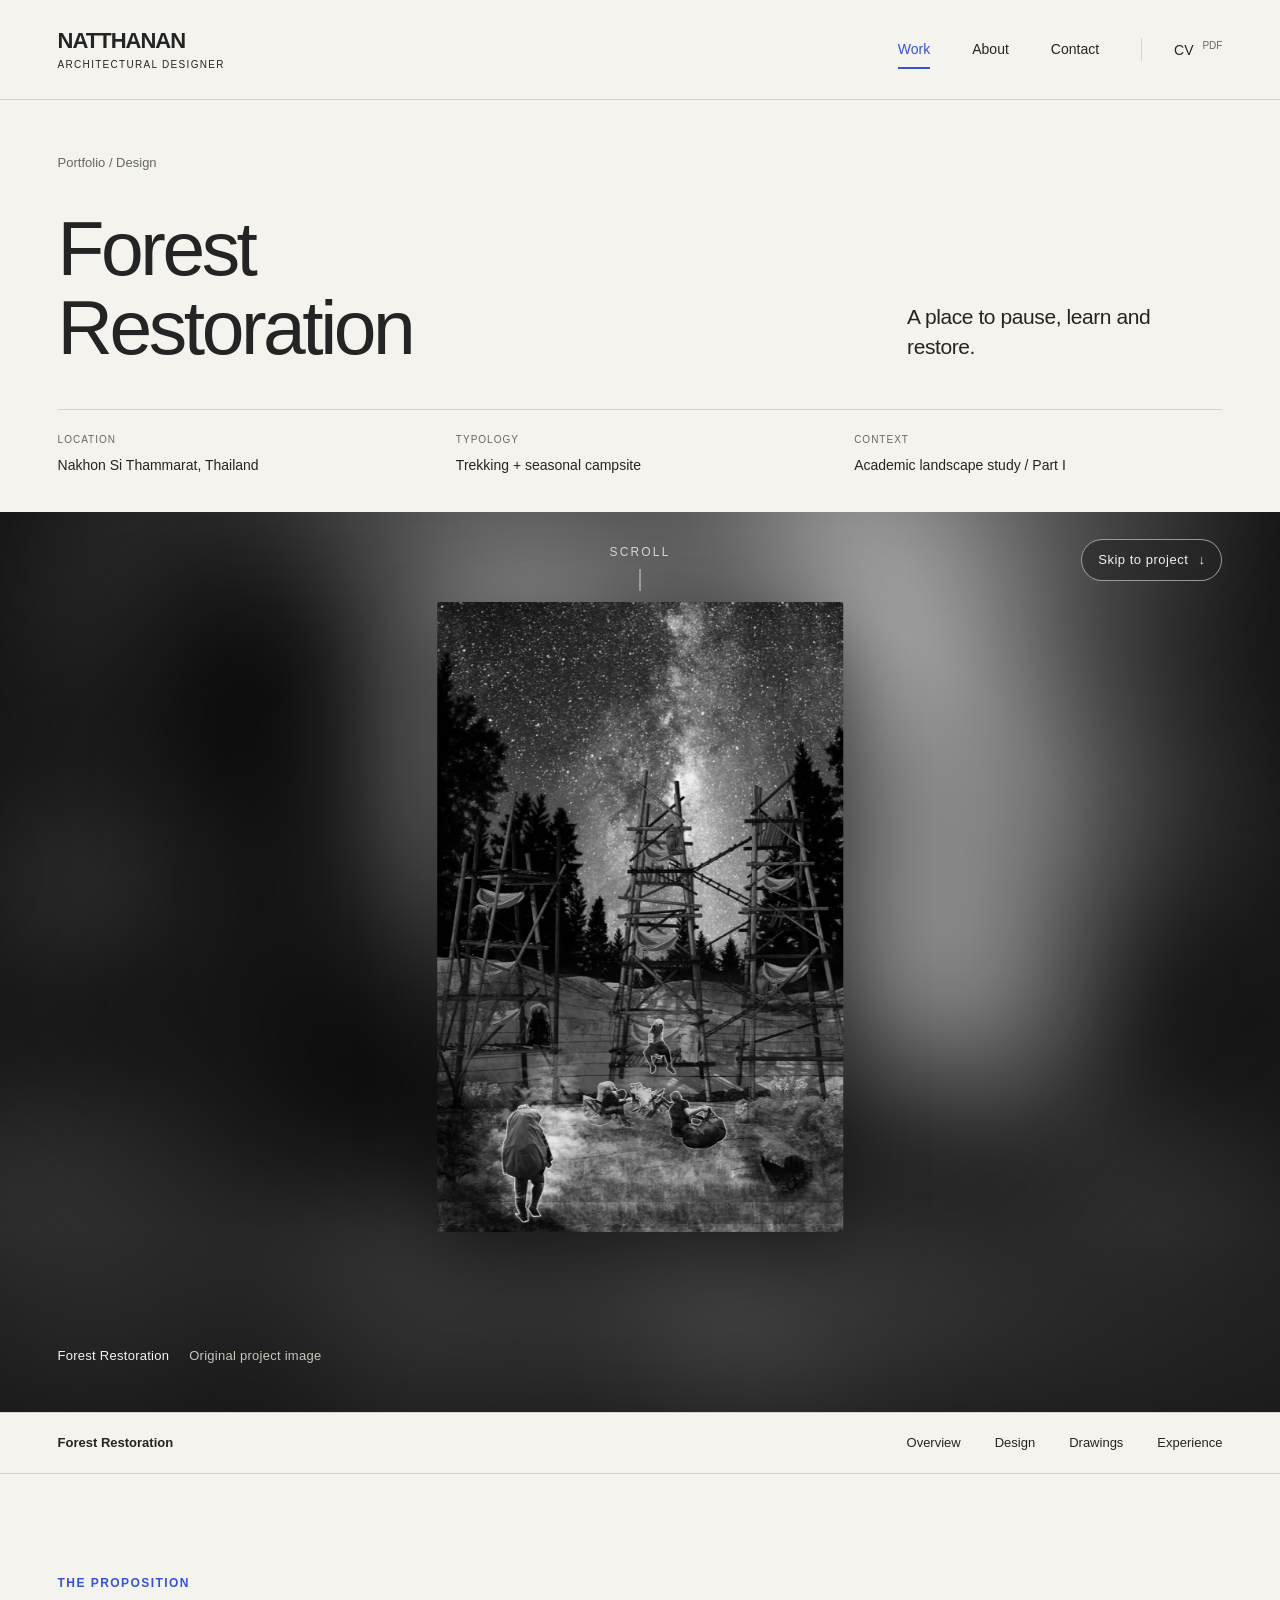
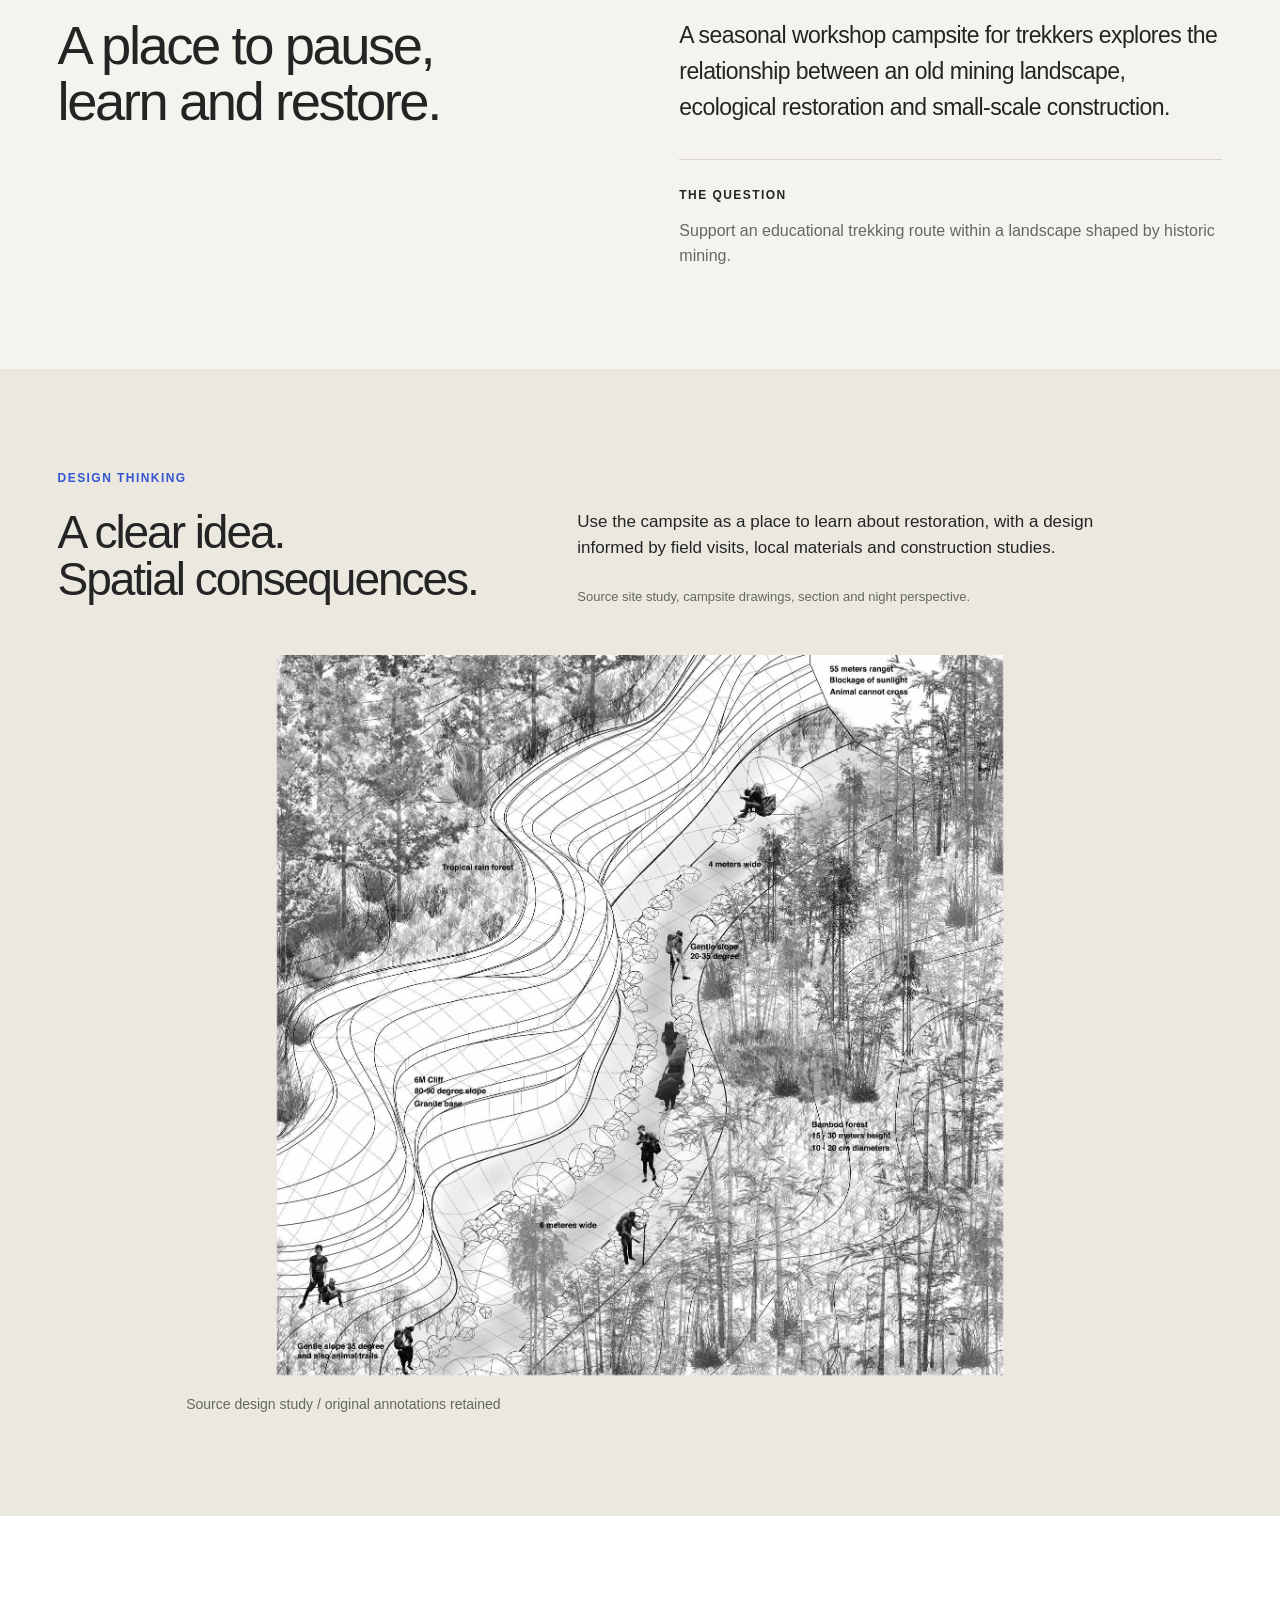
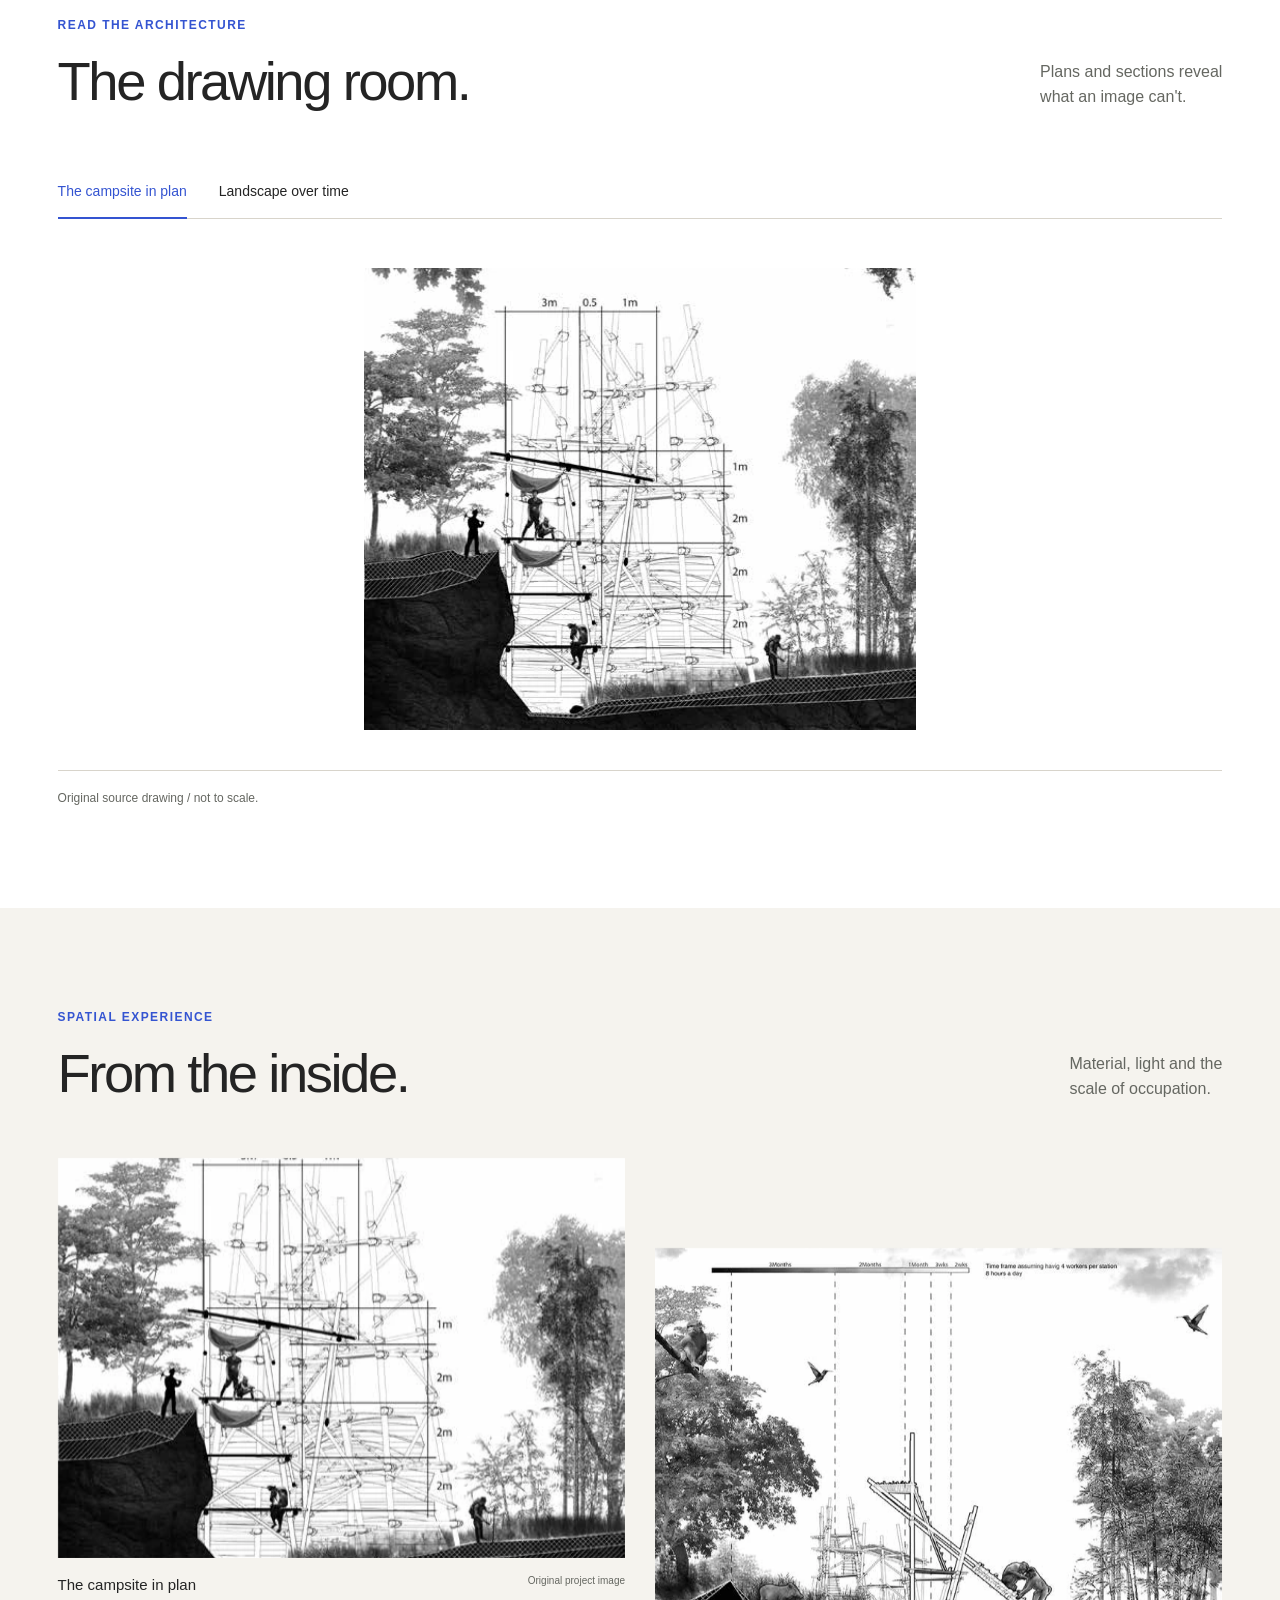
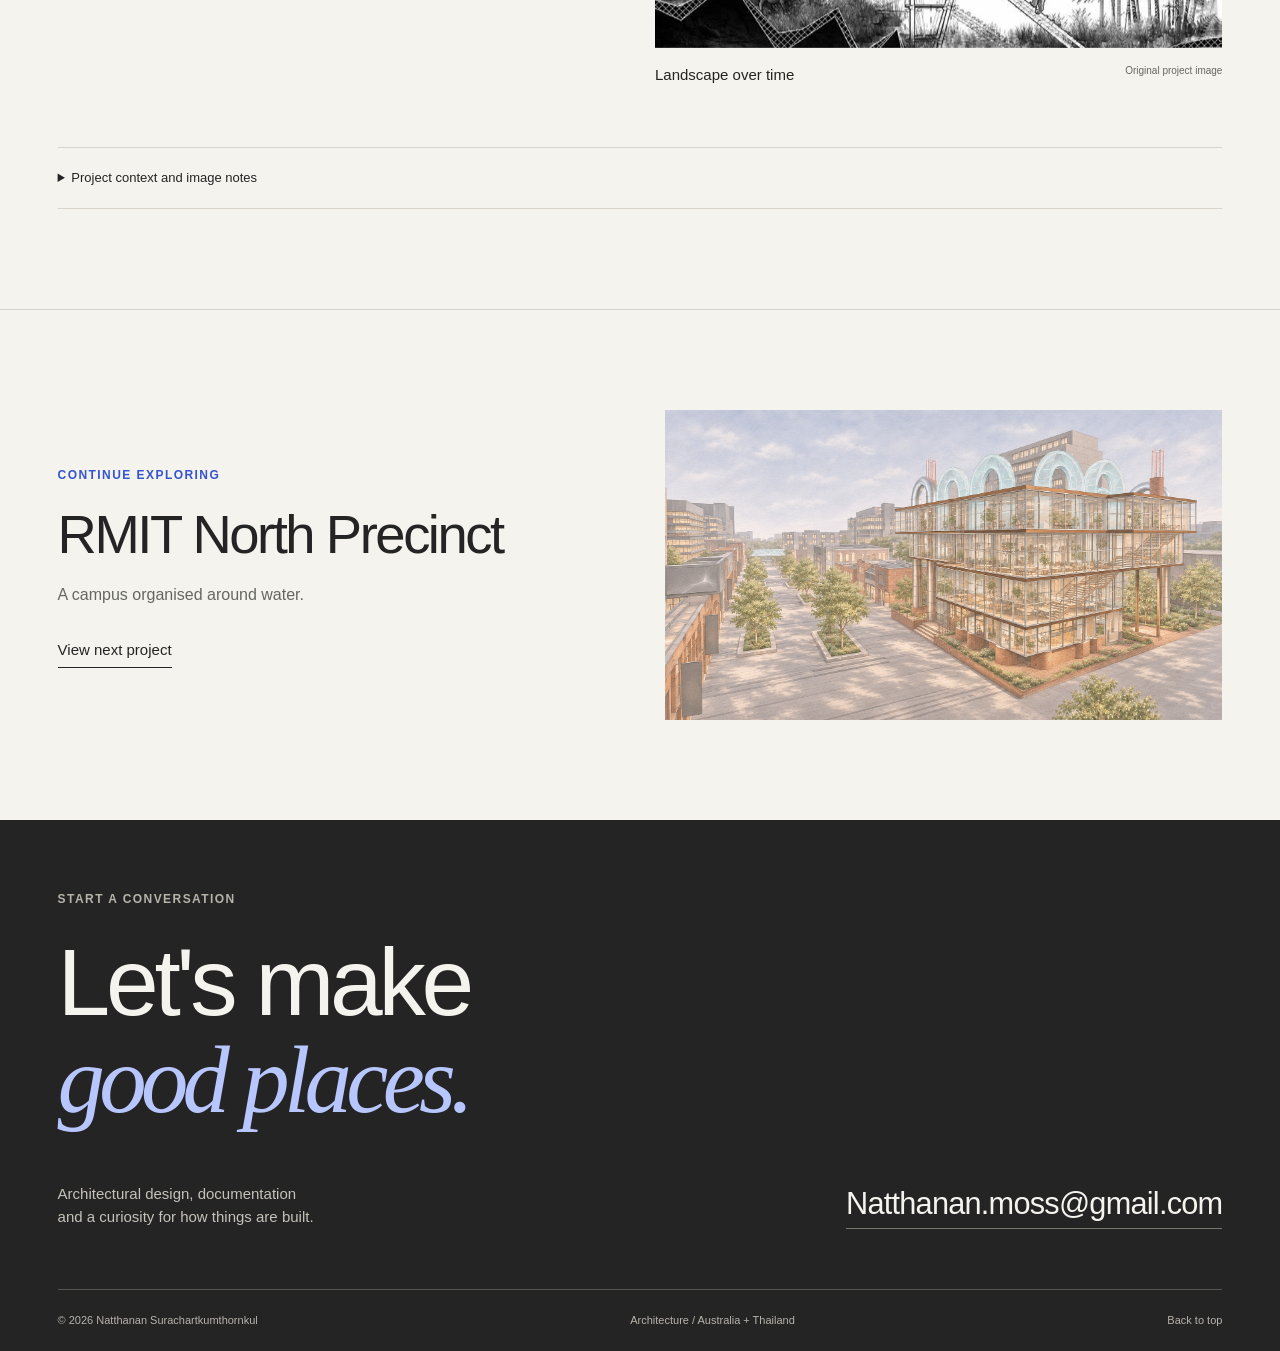
<file: project-forest.html>
<!doctype html><html lang="en"><head><meta charset="utf-8"><meta name="viewport" content="width=device-width,initial-scale=1"><meta name="description" content="A seasonal workshop campsite for trekkers explores the relationship between an old mining landscape, ecological restoration and small-scale construction."><meta name="robots" content="noindex,nofollow"><meta name="theme-color" content="#f5f3ee"><title>Forest Restoration — Natthanan</title><link rel="icon" href="favicon.svg" type="image/svg+xml"><link rel="stylesheet" href="style.css?v=20261122-1"><link rel="stylesheet" href="study-images.css?v=20261121-3"><script src="carousel-data.js?v=20261121-4"></script><script src="app.js?v=20261121-3" defer></script><link rel="stylesheet" href="render-sequence.css?v=20261122-7"><script src="render-sequence.js?v=20261122-7" defer></script></head><body id="top"><a class="skip-link" href="#main">Skip to content</a><header class="site-header"><a class="wordmark" href="index.html" aria-label="Natthanan home">NATTHANAN<span>ARCHITECTURAL DESIGNER</span></a><nav aria-label="Main navigation"><a aria-current="page" href="work.html">Work</a><a href="index.html#about">About</a><a href="index.html#contact">Contact</a><a class="nav-cv" href="downloads/Natthanan_CV.pdf" target="_blank" rel="noopener">CV <span>PDF</span></a></nav></header><main id="main"><section class="project-heading section" data-preview="Project introduction"><a class="breadcrumb" href="work.html">Portfolio / Design</a><div class="project-title"><h1>Forest Restoration</h1><p>A place to pause, learn and restore.</p></div><dl class="project-metadata"><div><dt>LOCATION</dt><dd>Nakhon Si Thammarat, Thailand</dd></div><div><dt>TYPOLOGY</dt><dd>Trekking + seasonal campsite</dd></div><div><dt>CONTEXT</dt><dd>Academic landscape study / Part I</dd></div></dl></section><section class="render-sequence" aria-label="Project renders, 1 image" data-preview="Project hero"><div class="rs-stage"><figure class="rs-frame"><img class="rs-glow" src="assets/forest_camp.webp" alt="" aria-hidden="true" loading="eager" decoding="async"><img class="rs-image" src="assets/forest_camp.webp" alt="Forest Restoration" width="1032" height="1600" loading="eager" decoding="async"><figcaption><strong>Forest Restoration</strong><span>Original project image</span></figcaption></figure><div class="rs-ui" aria-hidden="true"><div class="rs-count"><span class="rs-current">01</span> / 01</div><div class="rs-progress"><span></span></div></div><span class="rs-hint" aria-hidden="true">Scroll</span><a class="rs-skip" href="#overview">Skip to project <span aria-hidden="true">↓</span></a></div></section><nav class="project-nav" aria-label="Project sections"><span>Forest Restoration</span><a href="#overview">Overview</a><a href="#design">Design</a><a href="#drawings">Drawings</a><a href="#experience">Experience</a></nav><section id="overview" class="section project-overview" data-preview="Project overview"><div class="eyebrow blue">THE PROPOSITION</div><div class="overview-grid"><h2>A place to pause, learn and restore.</h2><div><p class="large-copy">A seasonal workshop campsite for trekkers explores the relationship between an old mining landscape, ecological restoration and small-scale construction.</p><div class="challenge"><span class="eyebrow">THE QUESTION</span><p>Support an educational trekking route within a landscape shaped by historic mining.</p></div></div></div></section><section id="design" class="section project-design" data-preview="Design decision"><div class="decision-text"><div class="eyebrow blue">DESIGN THINKING</div><h2>A clear idea.<br>Spatial consequences.</h2><p>Use the campsite as a place to learn about restoration, with a design informed by field visits, local materials and construction studies.</p><p class="evidence">Source site study, campsite drawings, section and night perspective.</p></div><figure><button class="drawing-button" data-image="assets/forest_site.webp" data-caption="Forest Restoration — source design study"><img src="assets/forest_site.webp" alt="Forest Restoration source design study" width="1544" height="1530" class="" loading="lazy"><span class="zoom-label">Inspect study</span></button><figcaption>Source design study / original annotations retained</figcaption></figure></section><section id="drawings" class="section project-drawings" data-preview="Drawing explorer"><div class="section-top"><div><div class="eyebrow blue">READ THE ARCHITECTURE</div><h2>The drawing room.</h2></div><p>Plans and sections reveal<br>what an image can't.</p></div><div class="drawing-tabs" role="tablist" aria-label="Project drawings"><button role="tab" id="tab-0" aria-controls="panel-0" aria-selected="true" tabindex="0" data-tab="0">The campsite in plan</button><button role="tab" id="tab-1" aria-controls="panel-1" aria-selected="false" tabindex="-1" data-tab="1">Landscape over time</button></div><div class="drawing-panels"><div role="tabpanel" id="panel-0" aria-labelledby="tab-0" ><button class="drawing-button" data-image="assets/forest_plan.webp" data-caption="The campsite in plan — Original source drawing / not to scale."><img src="assets/forest_plan.webp" alt="The campsite in plan" width="533" height="446" class="" loading="lazy"><span class="zoom-label">Inspect drawing</span></button><p class="caption">Original source drawing / not to scale.</p></div><div role="tabpanel" id="panel-1" aria-labelledby="tab-1" hidden><button class="drawing-button" data-image="assets/forest_section.webp" data-caption="Landscape over time — Source section showing the restoration proposal."><img src="assets/forest_section.webp" alt="Landscape over time" width="760" height="756" class="" loading="lazy"><span class="zoom-label">Inspect drawing</span></button><p class="caption">Source section showing the restoration proposal.</p></div></div></section><section id="experience" class="section project-experience" data-preview="Spatial experience"><div class="section-top"><div><div class="eyebrow blue">SPATIAL EXPERIENCE</div><h2>From the inside.</h2></div><p>Material, light and the<br>scale of occupation.</p></div><div class="experience-grid"><figure><button class="gallery-button" data-image="assets/forest_plan.webp" data-caption="The campsite in plan"><img src="assets/forest_plan.webp" alt="The campsite in plan" width="533" height="446" class="" loading="lazy"><span class="zoom-label">View image</span></button><figcaption><strong>The campsite in plan</strong><span>Original project image</span></figcaption></figure><figure><button class="gallery-button" data-image="assets/forest_section.webp" data-caption="Landscape over time"><img src="assets/forest_section.webp" alt="Landscape over time" width="760" height="756" class="" loading="lazy"><span class="zoom-label">View image</span></button><figcaption><strong>Landscape over time</strong><span>Original project image</span></figcaption></figure></div><details class="source-note"><summary>Project context and image notes</summary><p>Academic landscape study / Part I. The original project material supports this selection.</p><p>Images marked AI-assisted are presentation studies. Original drawings remain the reference for dimensions, labels and geometry.</p></details></section><section class="next-project section" data-preview="Next project"><div><span class="eyebrow blue">CONTINUE EXPLORING</span><h2><a href="project-north.html">RMIT North Precinct</a></h2><p>A campus organised around water.</p><a class="text-link" href="project-north.html">View next project</a></div><a href="project-north.html"><img src="assets/north_hero_tone1.webp" alt="RMIT North Precinct" width="1674" height="940" class="" loading="lazy"></a></section></main><footer id="contact" data-preview="Contact" class="contact"><div class="eyebrow">START A CONVERSATION</div><h2>Let's make<br><em>good places.</em></h2><div class="contact-bottom"><p>Architectural design, documentation<br>and a curiosity for how things are built.</p><a class="email" href="mailto:Natthanan.moss@gmail.com">Natthanan.moss@gmail.com</a></div><div class="footer-line"><span>© 2026 Natthanan Surachartkumthornkul</span><span>Architecture / Australia + Thailand</span><a href="#top">Back to top</a></div></footer><dialog id="image-dialog" aria-label="Project image viewer"><div class="viewer-bar"><span id="viewer-caption"></span><button type="button" id="close-viewer">Close</button></div><div class="viewer-scroll"><img id="viewer-image" alt=""></div><div class="viewer-bottom"><span>Original image proportions retained.</span><button id="zoom-viewer" type="button">Zoom in</button></div></dialog></body></html>
</file>
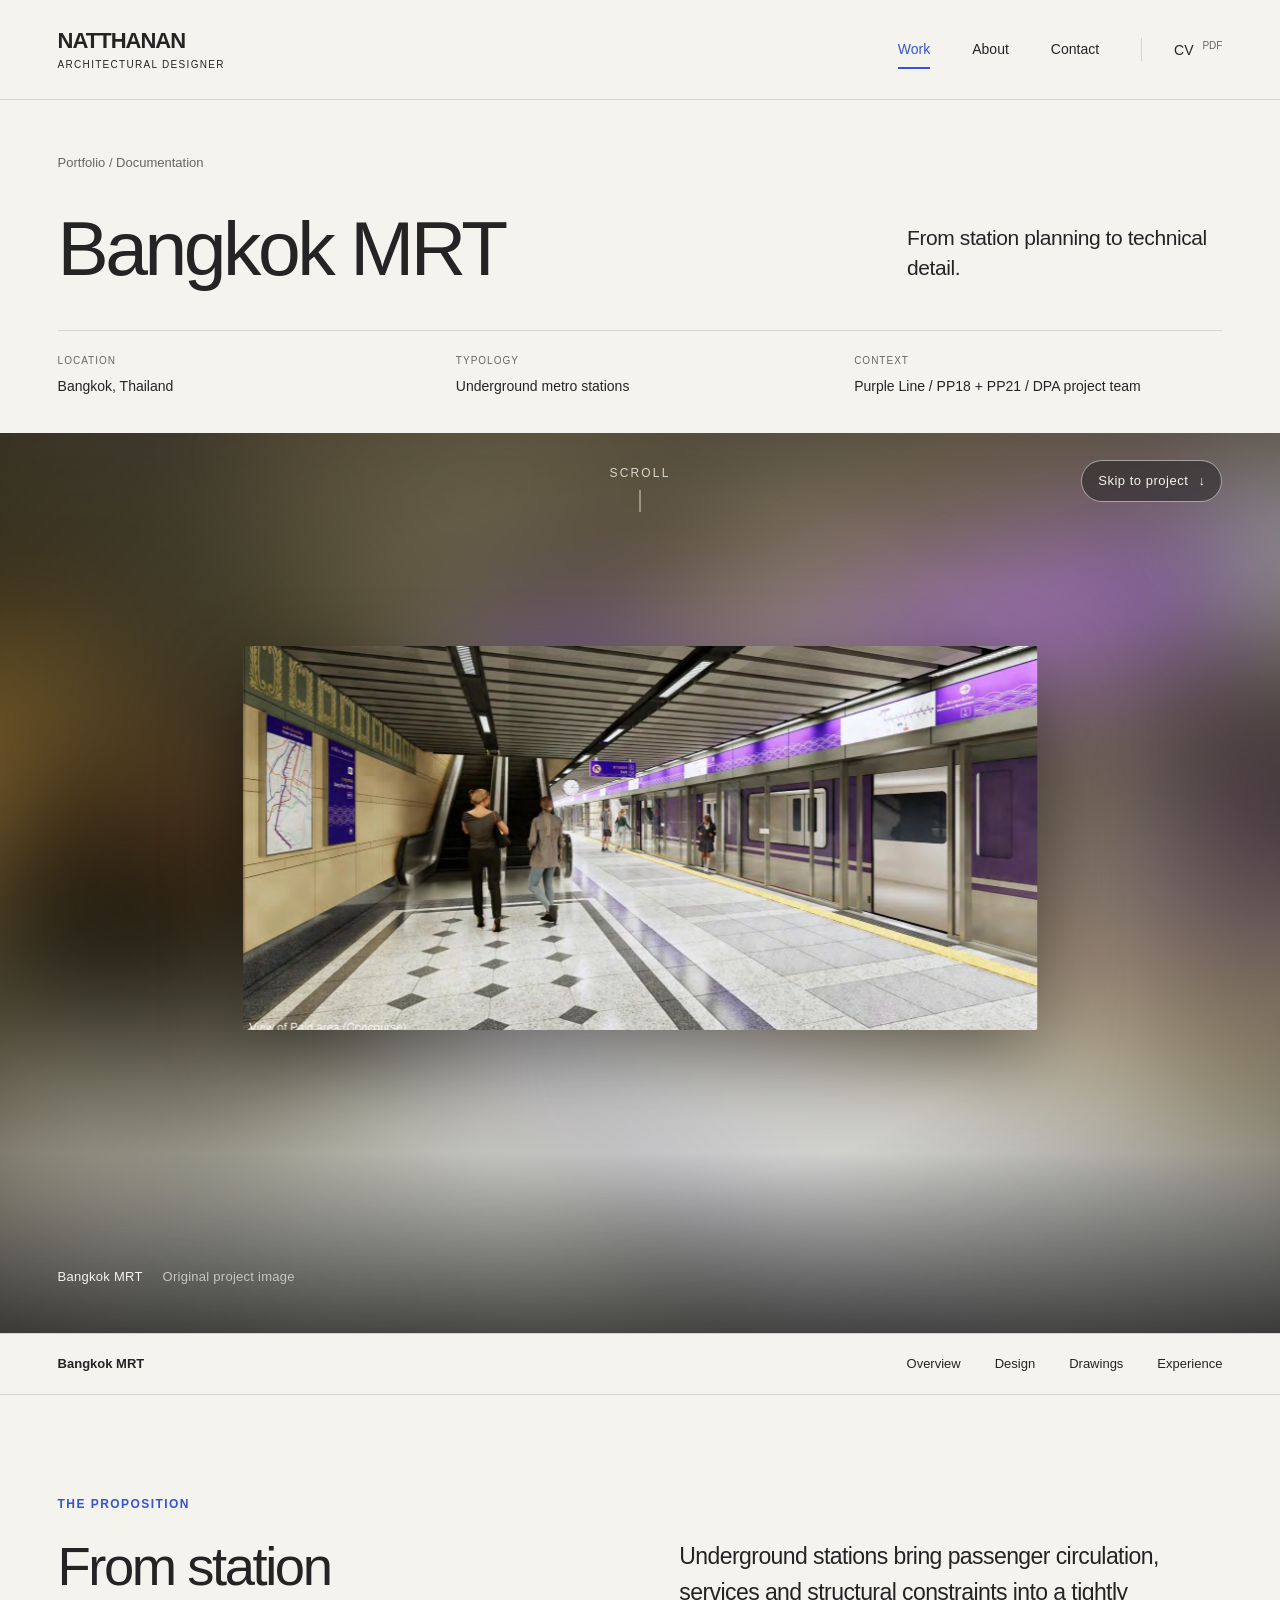
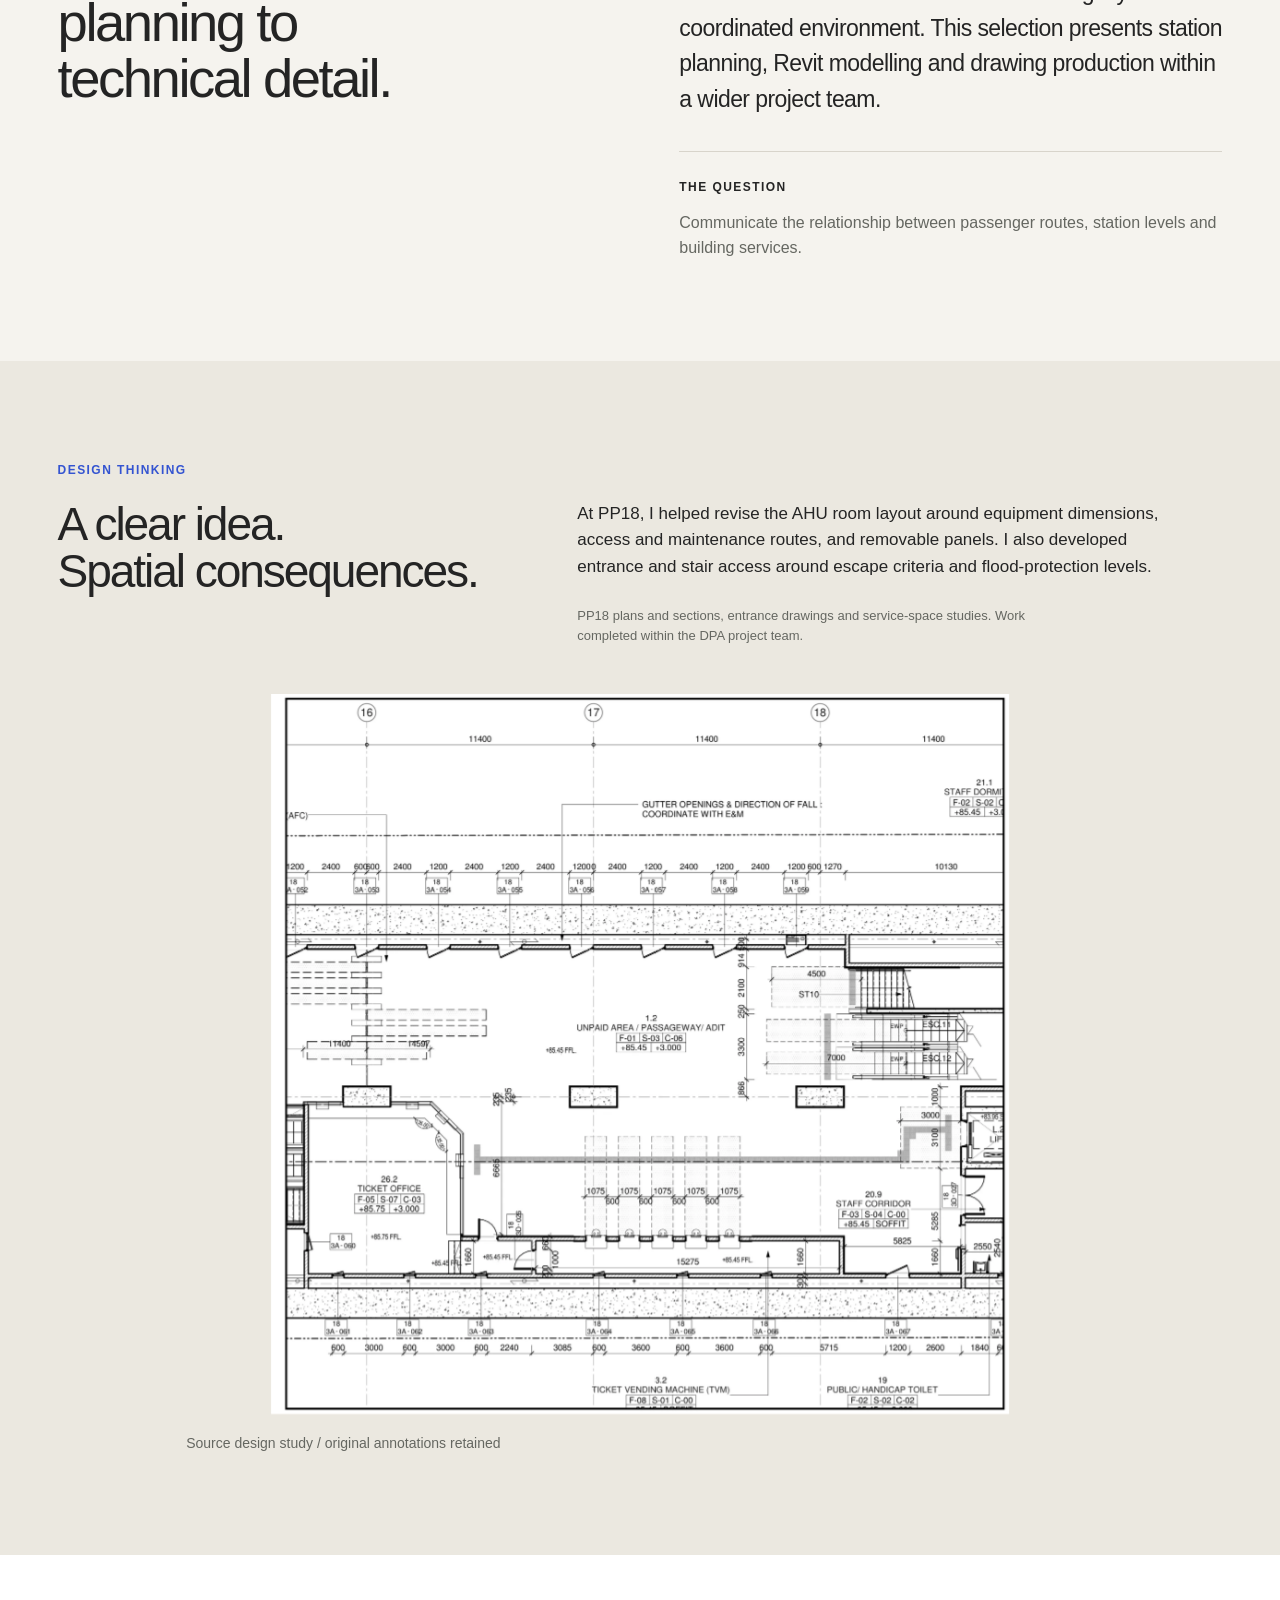
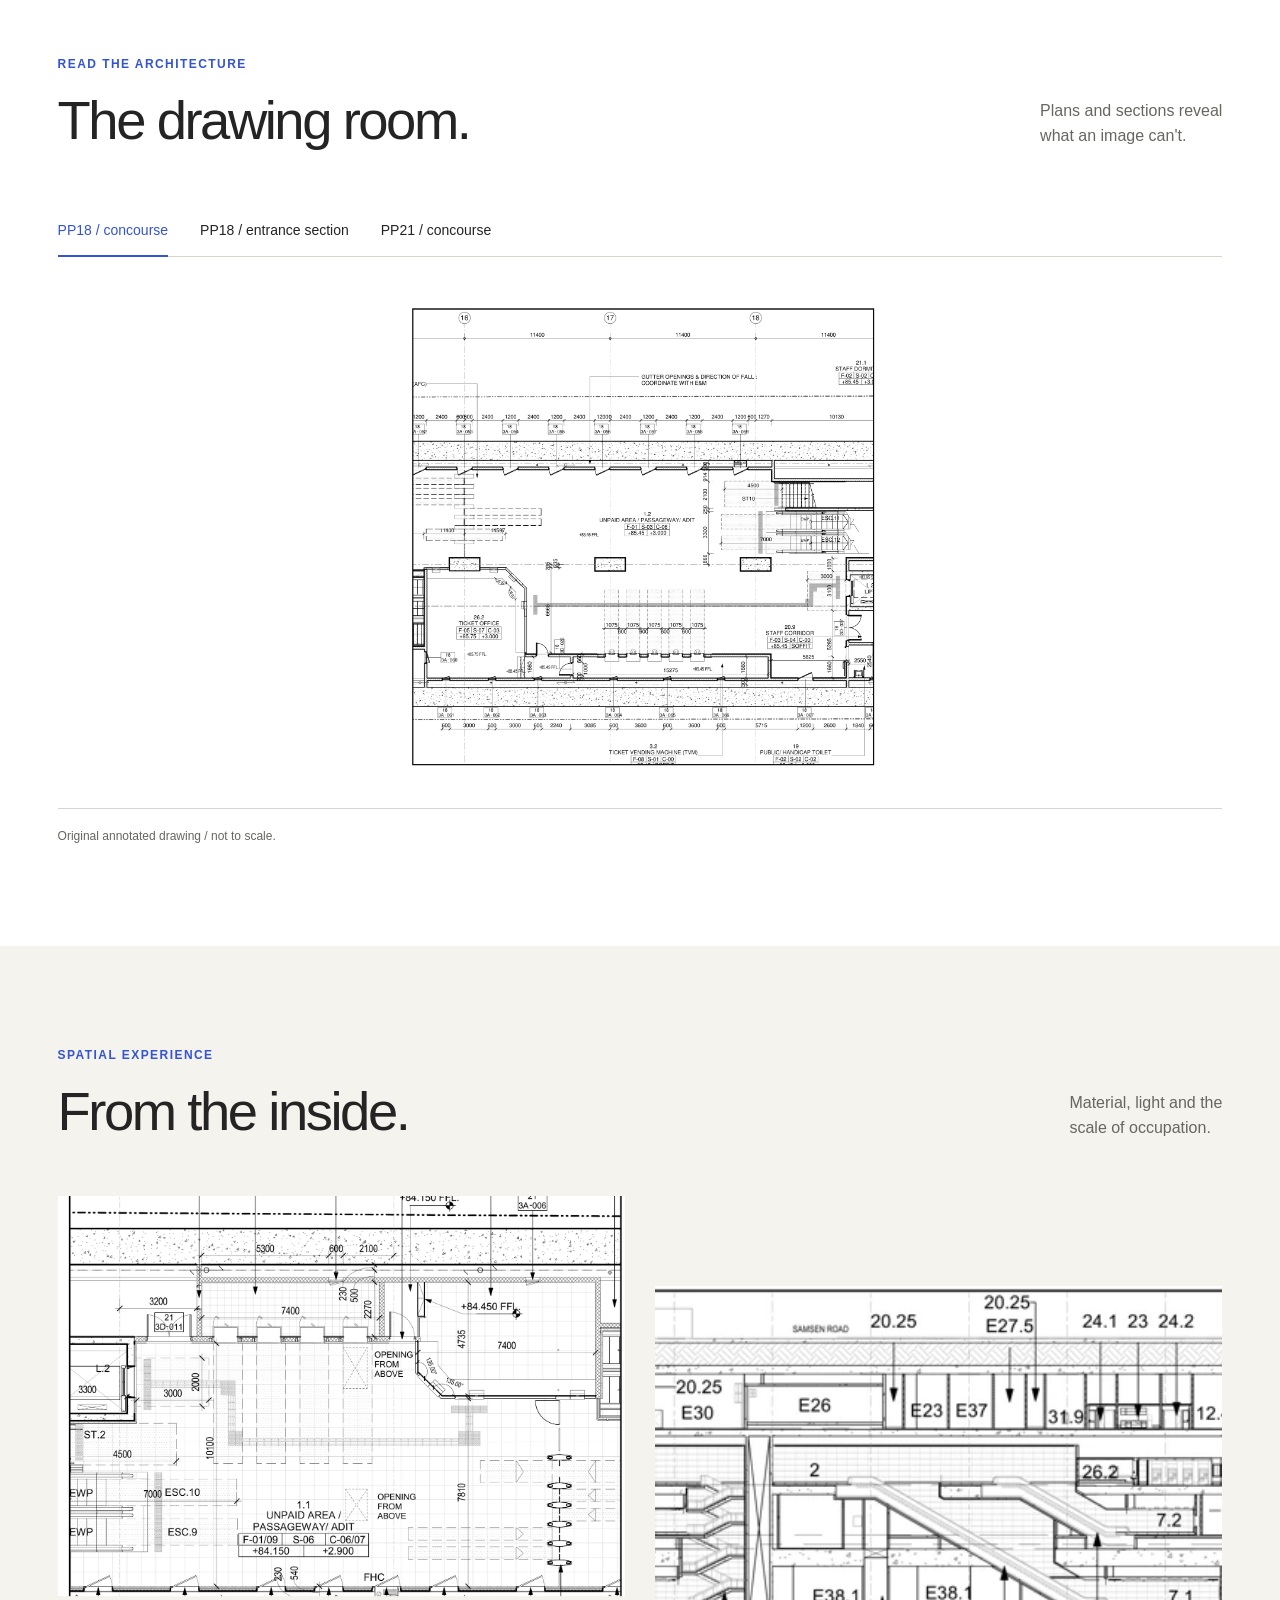
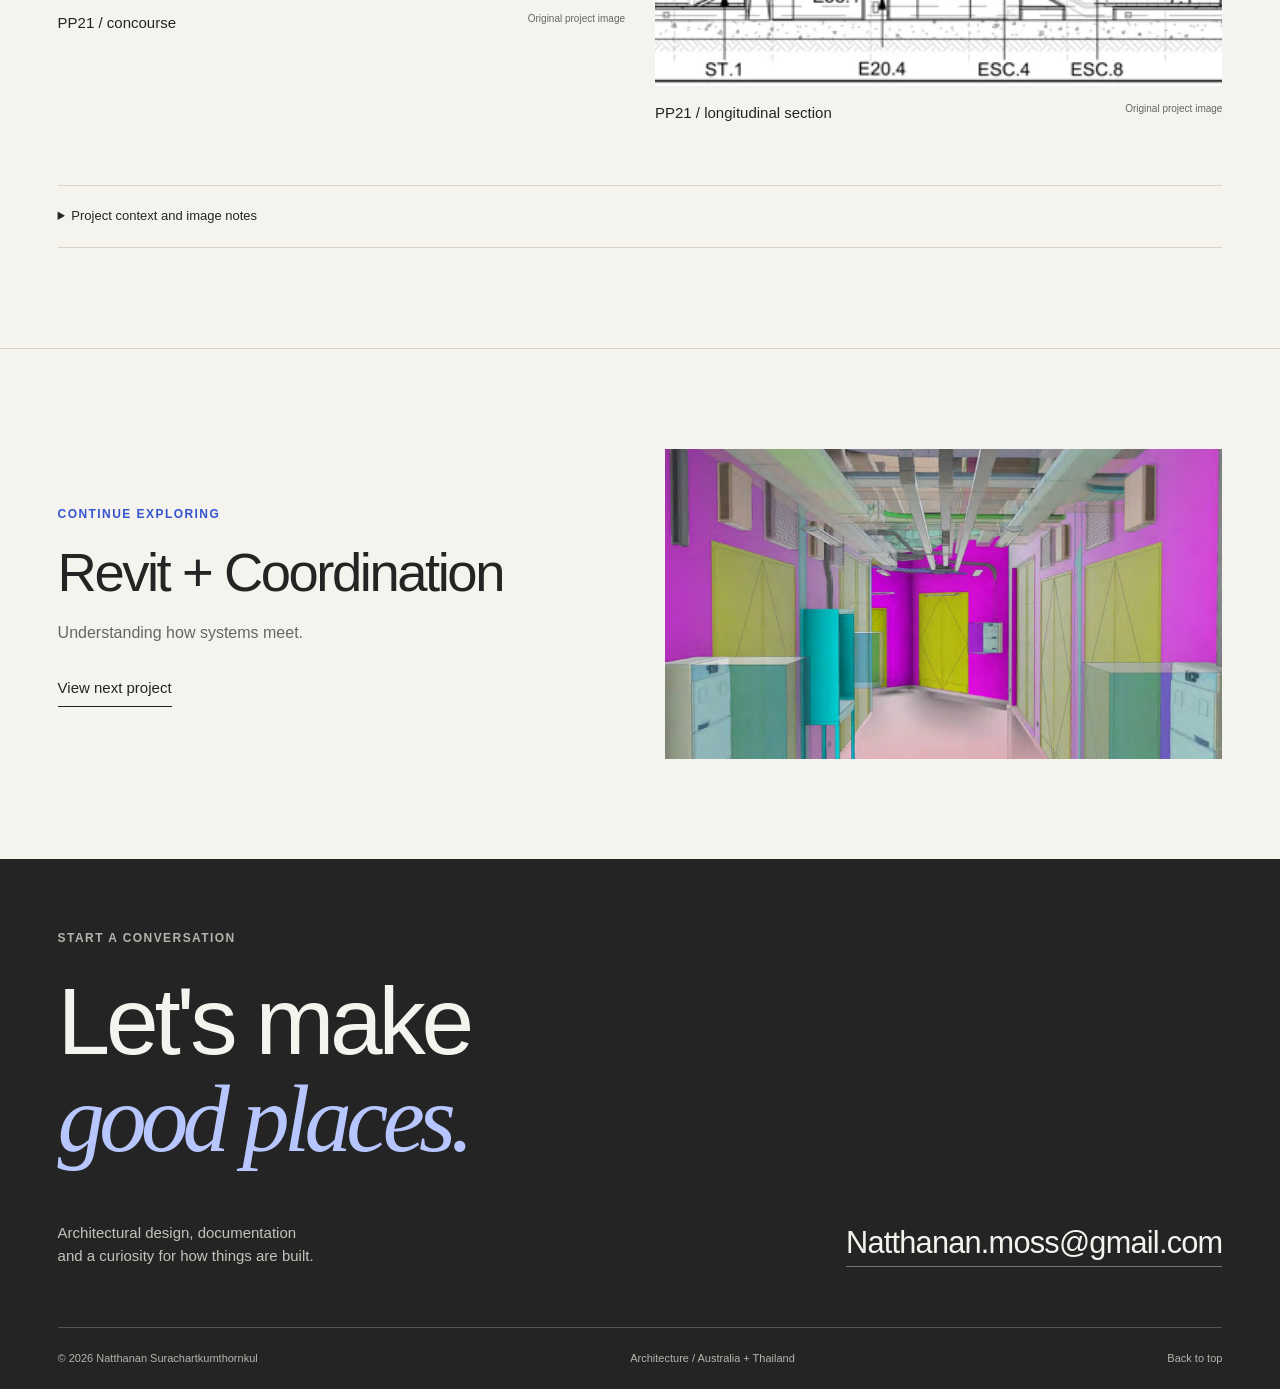
<file: project-metro.html>
<!doctype html><html lang="en"><head><meta charset="utf-8"><meta name="viewport" content="width=device-width,initial-scale=1"><meta name="description" content="Underground stations bring passenger circulation, services and structural constraints into a tightly coordinated environment. This selection presents station planning, Revit modelling and drawing production within a wider project team."><meta name="robots" content="noindex,nofollow"><meta name="theme-color" content="#f5f3ee"><title>Bangkok MRT — Natthanan</title><link rel="icon" href="favicon.svg" type="image/svg+xml"><link rel="stylesheet" href="style.css?v=20261122-1"><link rel="stylesheet" href="study-images.css?v=20261121-3"><script src="carousel-data.js?v=20261121-4"></script><script src="app.js?v=20261121-3" defer></script><link rel="stylesheet" href="render-sequence.css?v=20261122-7"><script src="render-sequence.js?v=20261122-7" defer></script></head><body id="top"><a class="skip-link" href="#main">Skip to content</a><header class="site-header"><a class="wordmark" href="index.html" aria-label="Natthanan home">NATTHANAN<span>ARCHITECTURAL DESIGNER</span></a><nav aria-label="Main navigation"><a aria-current="page" href="work.html">Work</a><a href="index.html#about">About</a><a href="index.html#contact">Contact</a><a class="nav-cv" href="downloads/Natthanan_CV.pdf" target="_blank" rel="noopener">CV <span>PDF</span></a></nav></header><main id="main"><section class="project-heading section" data-preview="Project introduction"><a class="breadcrumb" href="work.html">Portfolio / Documentation</a><div class="project-title"><h1>Bangkok MRT</h1><p>From station planning to technical detail.</p></div><dl class="project-metadata"><div><dt>LOCATION</dt><dd>Bangkok, Thailand</dd></div><div><dt>TYPOLOGY</dt><dd>Underground metro stations</dd></div><div><dt>CONTEXT</dt><dd>Purple Line / PP18 + PP21 / DPA project team</dd></div></dl></section><section class="render-sequence" aria-label="Project renders, 1 image" data-preview="Project hero"><div class="rs-stage"><figure class="rs-frame"><img class="rs-glow" src="assets/pp21_platform.webp" alt="" aria-hidden="true" loading="eager" decoding="async"><img class="rs-image" src="assets/pp21_platform.webp" alt="Bangkok MRT" width="1600" height="773" loading="eager" decoding="async"><figcaption><strong>Bangkok MRT</strong><span>Original project image</span></figcaption></figure><div class="rs-ui" aria-hidden="true"><div class="rs-count"><span class="rs-current">01</span> / 01</div><div class="rs-progress"><span></span></div></div><span class="rs-hint" aria-hidden="true">Scroll</span><a class="rs-skip" href="#overview">Skip to project <span aria-hidden="true">↓</span></a></div></section><nav class="project-nav" aria-label="Project sections"><span>Bangkok MRT</span><a href="#overview">Overview</a><a href="#design">Design</a><a href="#drawings">Drawings</a><a href="#experience">Experience</a></nav><section id="overview" class="section project-overview" data-preview="Project overview"><div class="eyebrow blue">THE PROPOSITION</div><div class="overview-grid"><h2>From station planning to technical detail.</h2><div><p class="large-copy">Underground stations bring passenger circulation, services and structural constraints into a tightly coordinated environment. This selection presents station planning, Revit modelling and drawing production within a wider project team.</p><div class="challenge"><span class="eyebrow">THE QUESTION</span><p>Communicate the relationship between passenger routes, station levels and building services.</p></div></div></div></section><section id="design" class="section project-design" data-preview="Design decision"><div class="decision-text"><div class="eyebrow blue">DESIGN THINKING</div><h2>A clear idea.<br>Spatial consequences.</h2><p>At PP18, I helped revise the AHU room layout around equipment dimensions, access and maintenance routes, and removable panels. I also developed entrance and stair access around escape criteria and flood-protection levels.</p><p class="evidence">PP18 plans and sections, entrance drawings and service-space studies. Work completed within the DPA project team.</p></div><figure><button class="drawing-button" data-image="assets/pp18_concourse_plan.webp" data-caption="Bangkok MRT — source design study"><img src="assets/pp18_concourse_plan.webp" alt="Bangkok MRT source design study" width="1600" height="1559" class="" loading="lazy"><span class="zoom-label">Inspect study</span></button><figcaption>Source design study / original annotations retained</figcaption></figure></section><section id="drawings" class="section project-drawings" data-preview="Drawing explorer"><div class="section-top"><div><div class="eyebrow blue">READ THE ARCHITECTURE</div><h2>The drawing room.</h2></div><p>Plans and sections reveal<br>what an image can't.</p></div><div class="drawing-tabs" role="tablist" aria-label="Project drawings"><button role="tab" id="tab-0" aria-controls="panel-0" aria-selected="true" tabindex="0" data-tab="0">PP18 / concourse</button><button role="tab" id="tab-1" aria-controls="panel-1" aria-selected="false" tabindex="-1" data-tab="1">PP18 / entrance section</button><button role="tab" id="tab-2" aria-controls="panel-2" aria-selected="false" tabindex="-1" data-tab="2">PP21 / concourse</button></div><div class="drawing-panels"><div role="tabpanel" id="panel-0" aria-labelledby="tab-0" ><button class="drawing-button" data-image="assets/pp18_concourse_plan.webp" data-caption="PP18 / concourse — Original annotated drawing / not to scale."><img src="assets/pp18_concourse_plan.webp" alt="PP18 / concourse" width="1600" height="1559" class="" loading="lazy"><span class="zoom-label">Inspect drawing</span></button><p class="caption">Original annotated drawing / not to scale.</p></div><div role="tabpanel" id="panel-1" aria-labelledby="tab-1" hidden><button class="drawing-button" data-image="assets/pp18_entry_a_section.webp" data-caption="PP18 / entrance section — Original annotated drawing / not to scale."><img src="assets/pp18_entry_a_section.webp" alt="PP18 / entrance section" width="1600" height="1075" class="" loading="lazy"><span class="zoom-label">Inspect drawing</span></button><p class="caption">Original annotated drawing / not to scale.</p></div><div role="tabpanel" id="panel-2" aria-labelledby="tab-2" hidden><button class="drawing-button" data-image="assets/pp21_concourse_plan.webp" data-caption="PP21 / concourse — Original annotated drawing / not to scale."><img src="assets/pp21_concourse_plan.webp" alt="PP21 / concourse" width="1600" height="1559" class="" loading="lazy"><span class="zoom-label">Inspect drawing</span></button><p class="caption">Original annotated drawing / not to scale.</p></div></div></section><section id="experience" class="section project-experience" data-preview="Spatial experience"><div class="section-top"><div><div class="eyebrow blue">SPATIAL EXPERIENCE</div><h2>From the inside.</h2></div><p>Material, light and the<br>scale of occupation.</p></div><div class="experience-grid"><figure><button class="gallery-button" data-image="assets/pp21_concourse_plan.webp" data-caption="PP21 / concourse"><img src="assets/pp21_concourse_plan.webp" alt="PP21 / concourse" width="1600" height="1559" class="" loading="lazy"><span class="zoom-label">View image</span></button><figcaption><strong>PP21 / concourse</strong><span>Original project image</span></figcaption></figure><figure><button class="gallery-button" data-image="assets/pp21_long_section_a.webp" data-caption="PP21 / longitudinal section"><img src="assets/pp21_long_section_a.webp" alt="PP21 / longitudinal section" width="1600" height="269" class="" loading="lazy"><span class="zoom-label">View image</span></button><figcaption><strong>PP21 / longitudinal section</strong><span>Original project image</span></figcaption></figure></div><details class="source-note"><summary>Project context and image notes</summary><p>Purple Line / PP18 + PP21 / DPA project team. The original project material supports this selection.</p><p>Images marked AI-assisted are presentation studies. Original drawings remain the reference for dimensions, labels and geometry.</p></details></section><section class="next-project section" data-preview="Next project"><div><span class="eyebrow blue">CONTINUE EXPLORING</span><h2><a href="project-coordination.html">Revit + Coordination</a></h2><p>Understanding how systems meet.</p><a class="text-link" href="project-coordination.html">View next project</a></div><a href="project-coordination.html"><img src="assets/vs01_coordination.webp" alt="Revit + Coordination" width="1600" height="1378" class="" loading="lazy"></a></section></main><footer id="contact" data-preview="Contact" class="contact"><div class="eyebrow">START A CONVERSATION</div><h2>Let's make<br><em>good places.</em></h2><div class="contact-bottom"><p>Architectural design, documentation<br>and a curiosity for how things are built.</p><a class="email" href="mailto:Natthanan.moss@gmail.com">Natthanan.moss@gmail.com</a></div><div class="footer-line"><span>© 2026 Natthanan Surachartkumthornkul</span><span>Architecture / Australia + Thailand</span><a href="#top">Back to top</a></div></footer><dialog id="image-dialog" aria-label="Project image viewer"><div class="viewer-bar"><span id="viewer-caption"></span><button type="button" id="close-viewer">Close</button></div><div class="viewer-scroll"><img id="viewer-image" alt=""></div><div class="viewer-bottom"><span>Original image proportions retained.</span><button id="zoom-viewer" type="button">Zoom in</button></div></dialog></body></html>
</file>
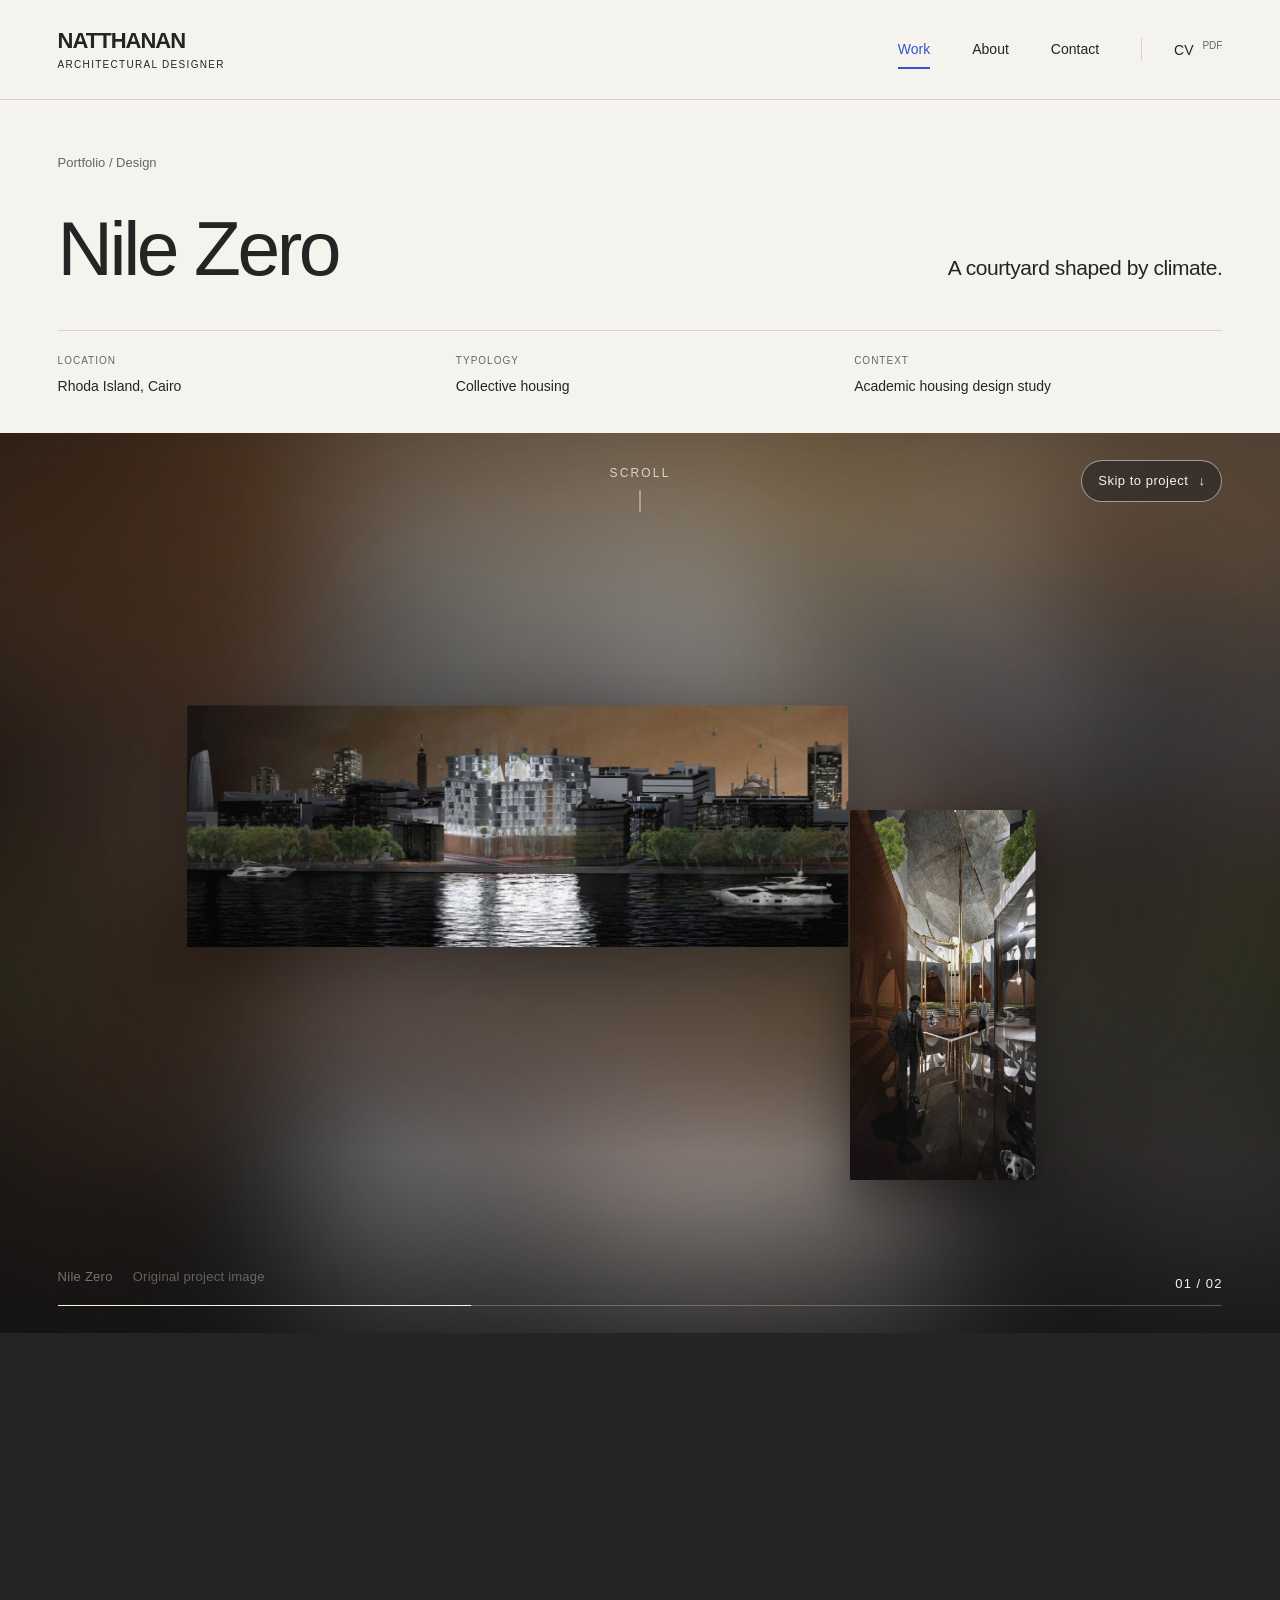
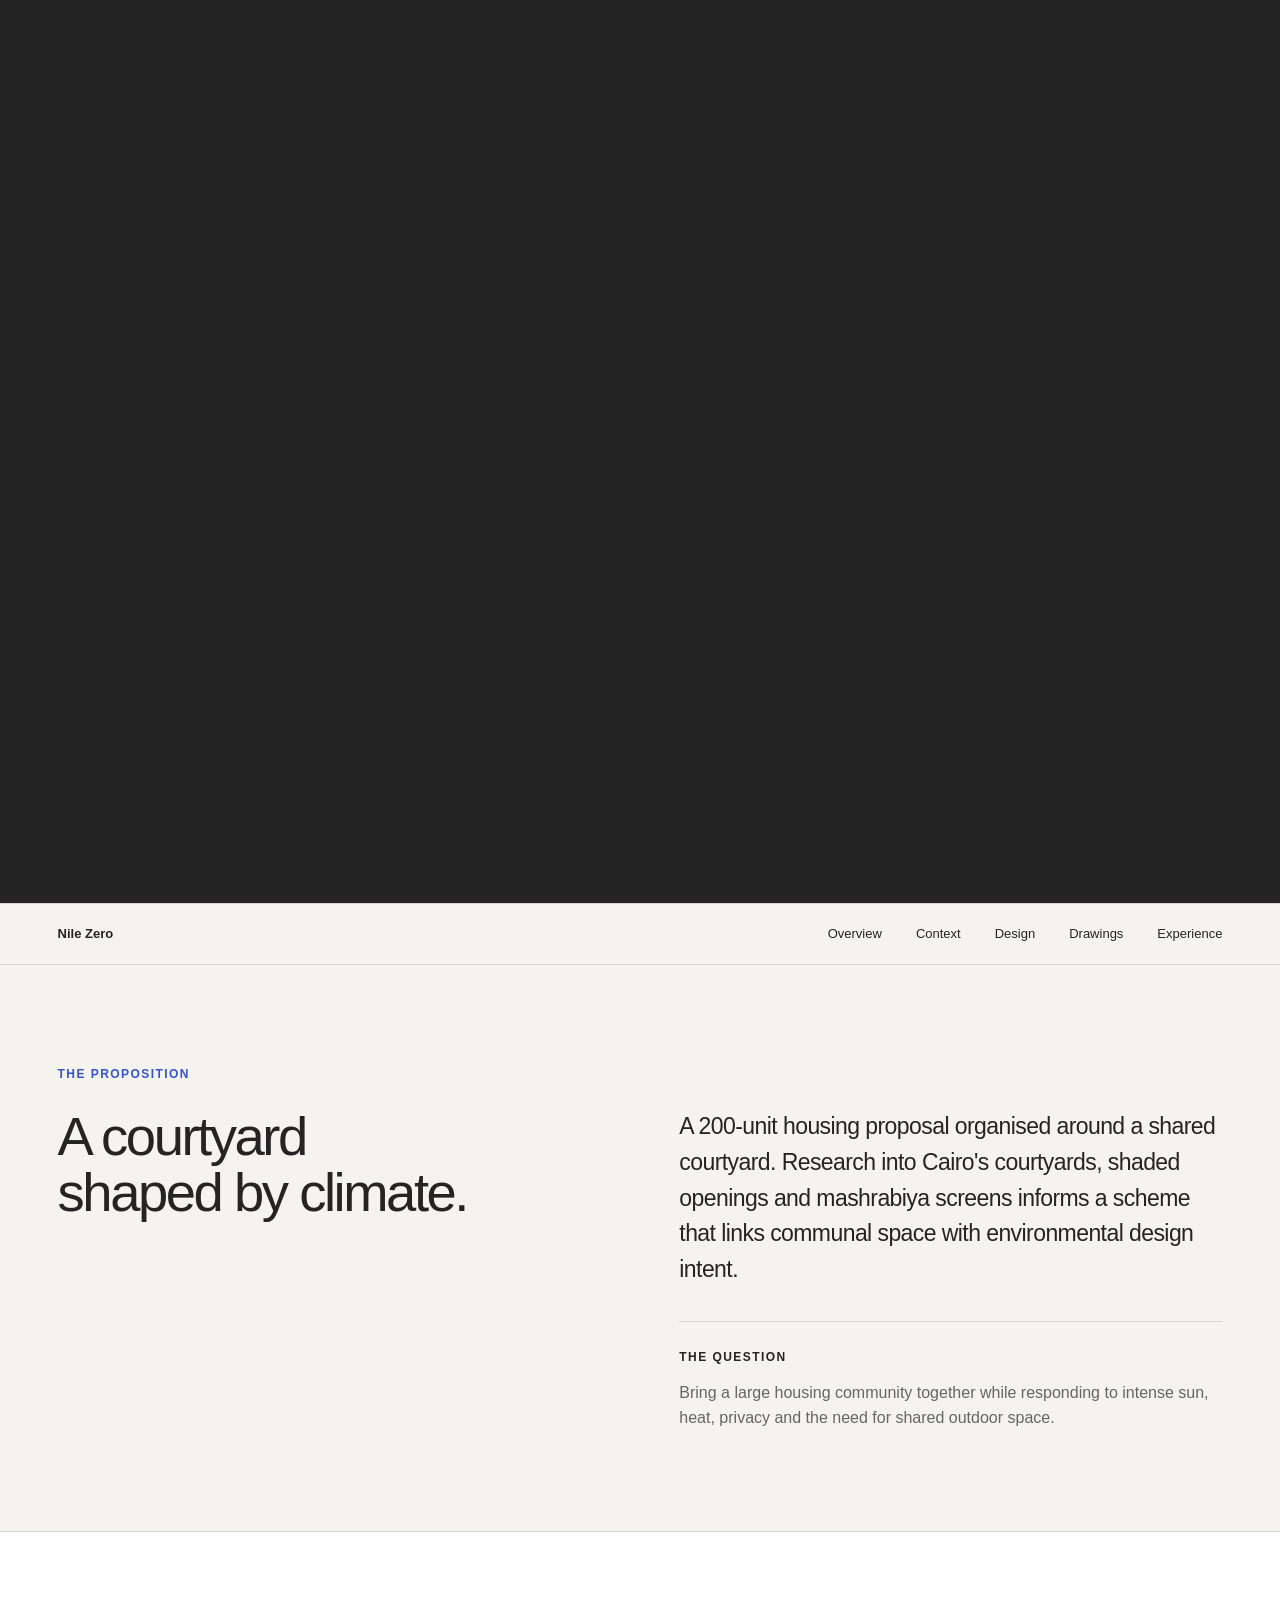
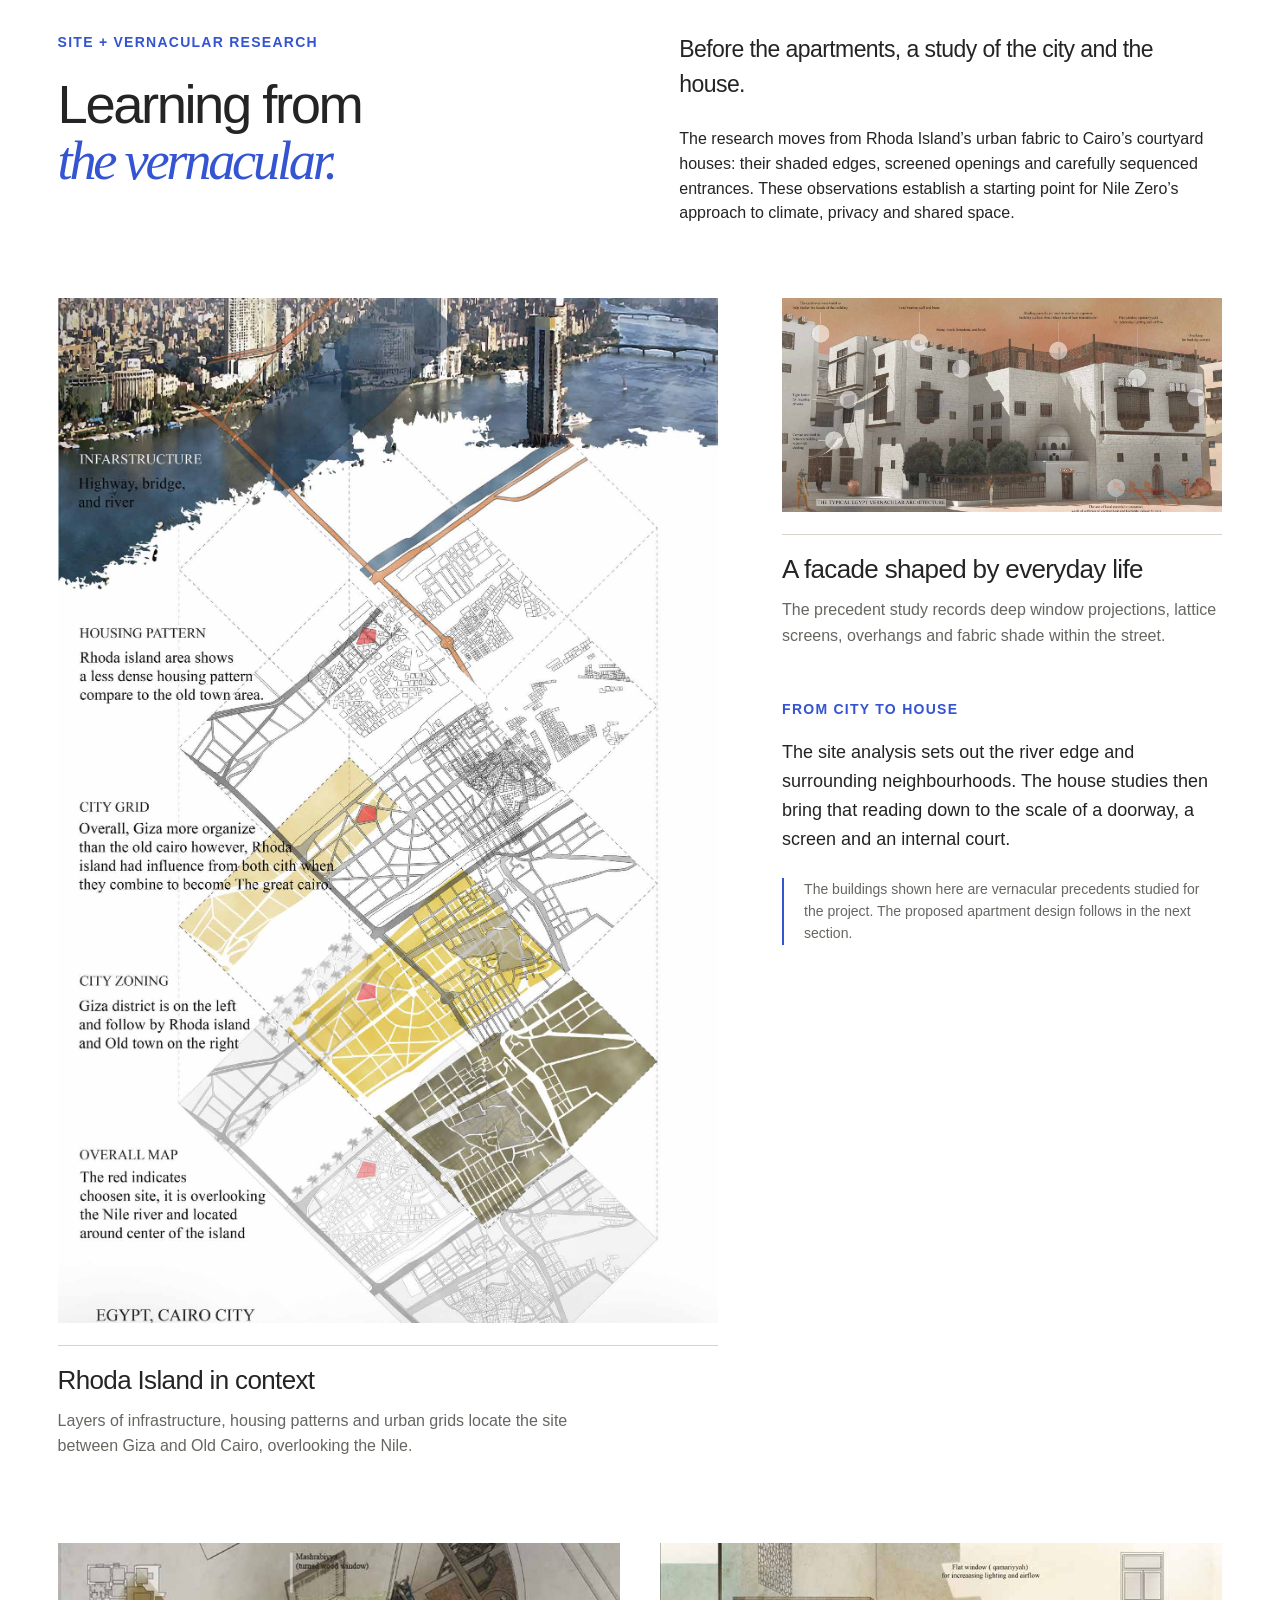
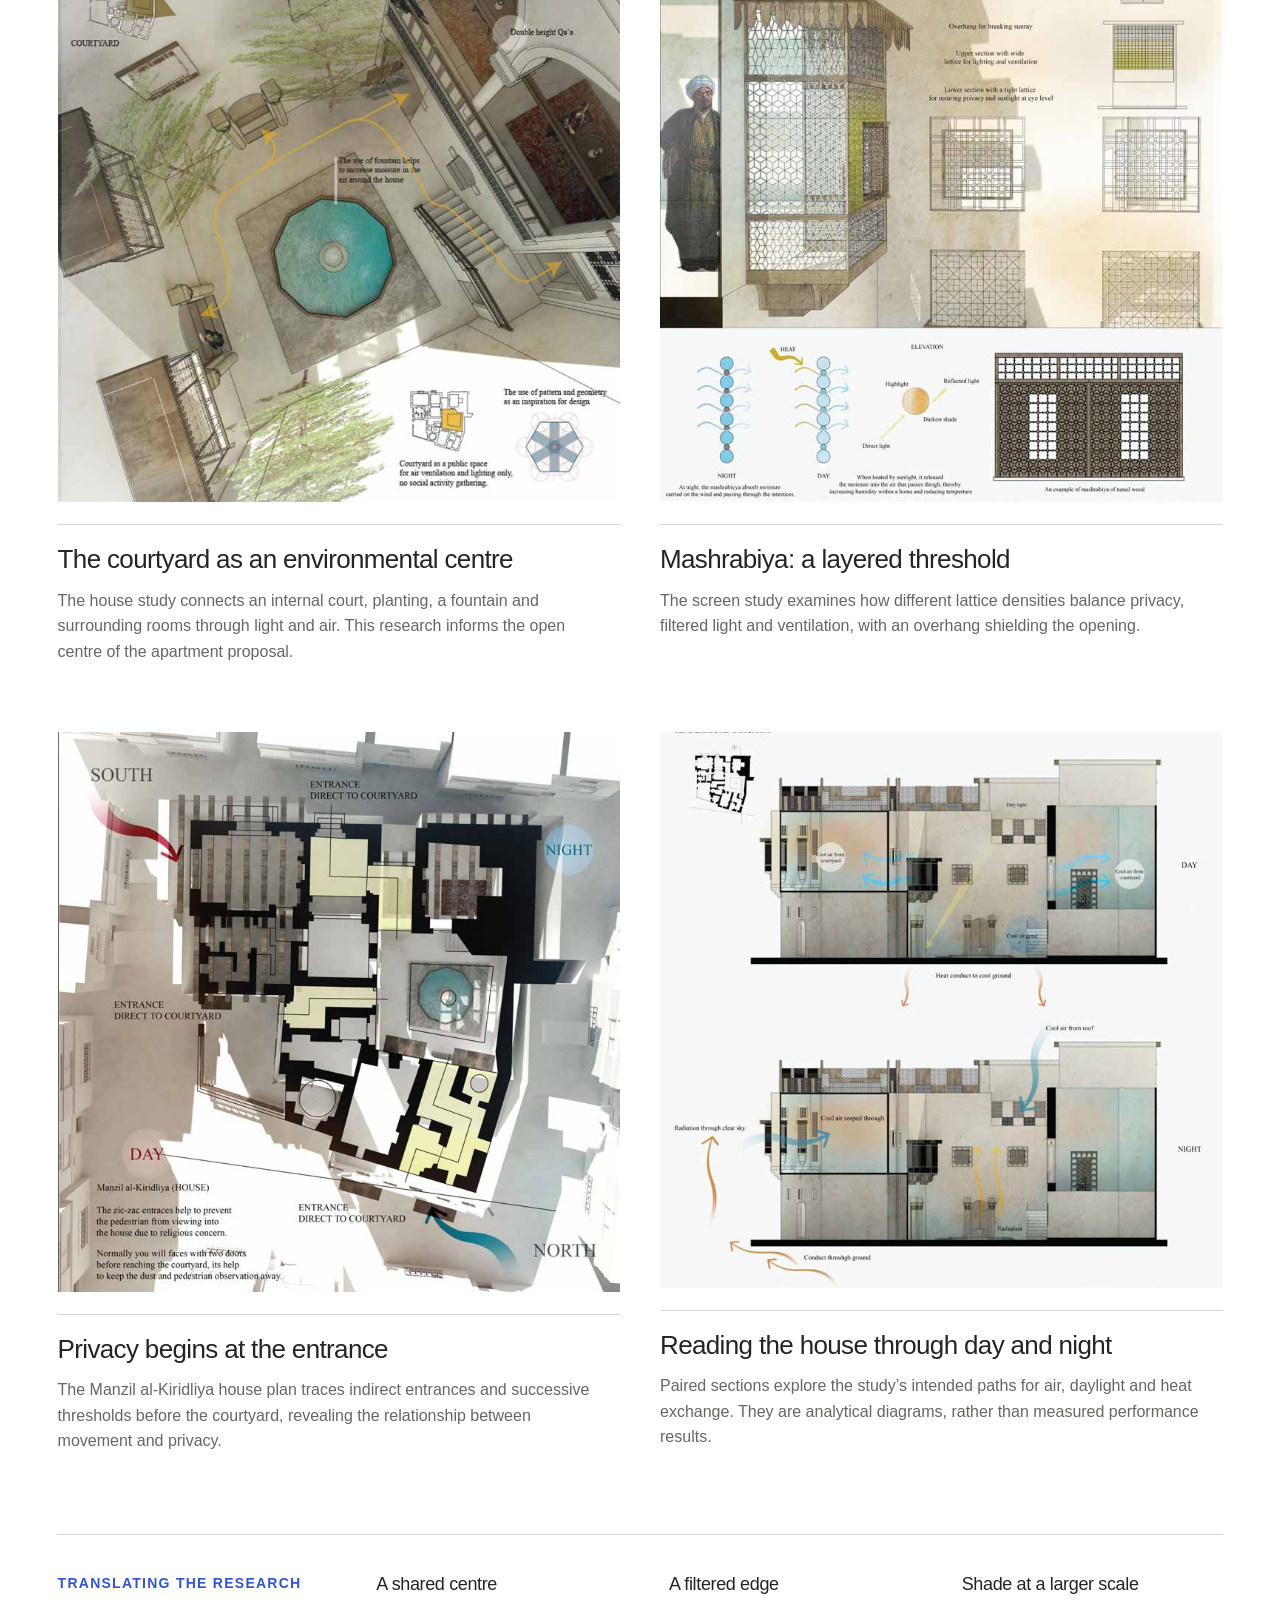
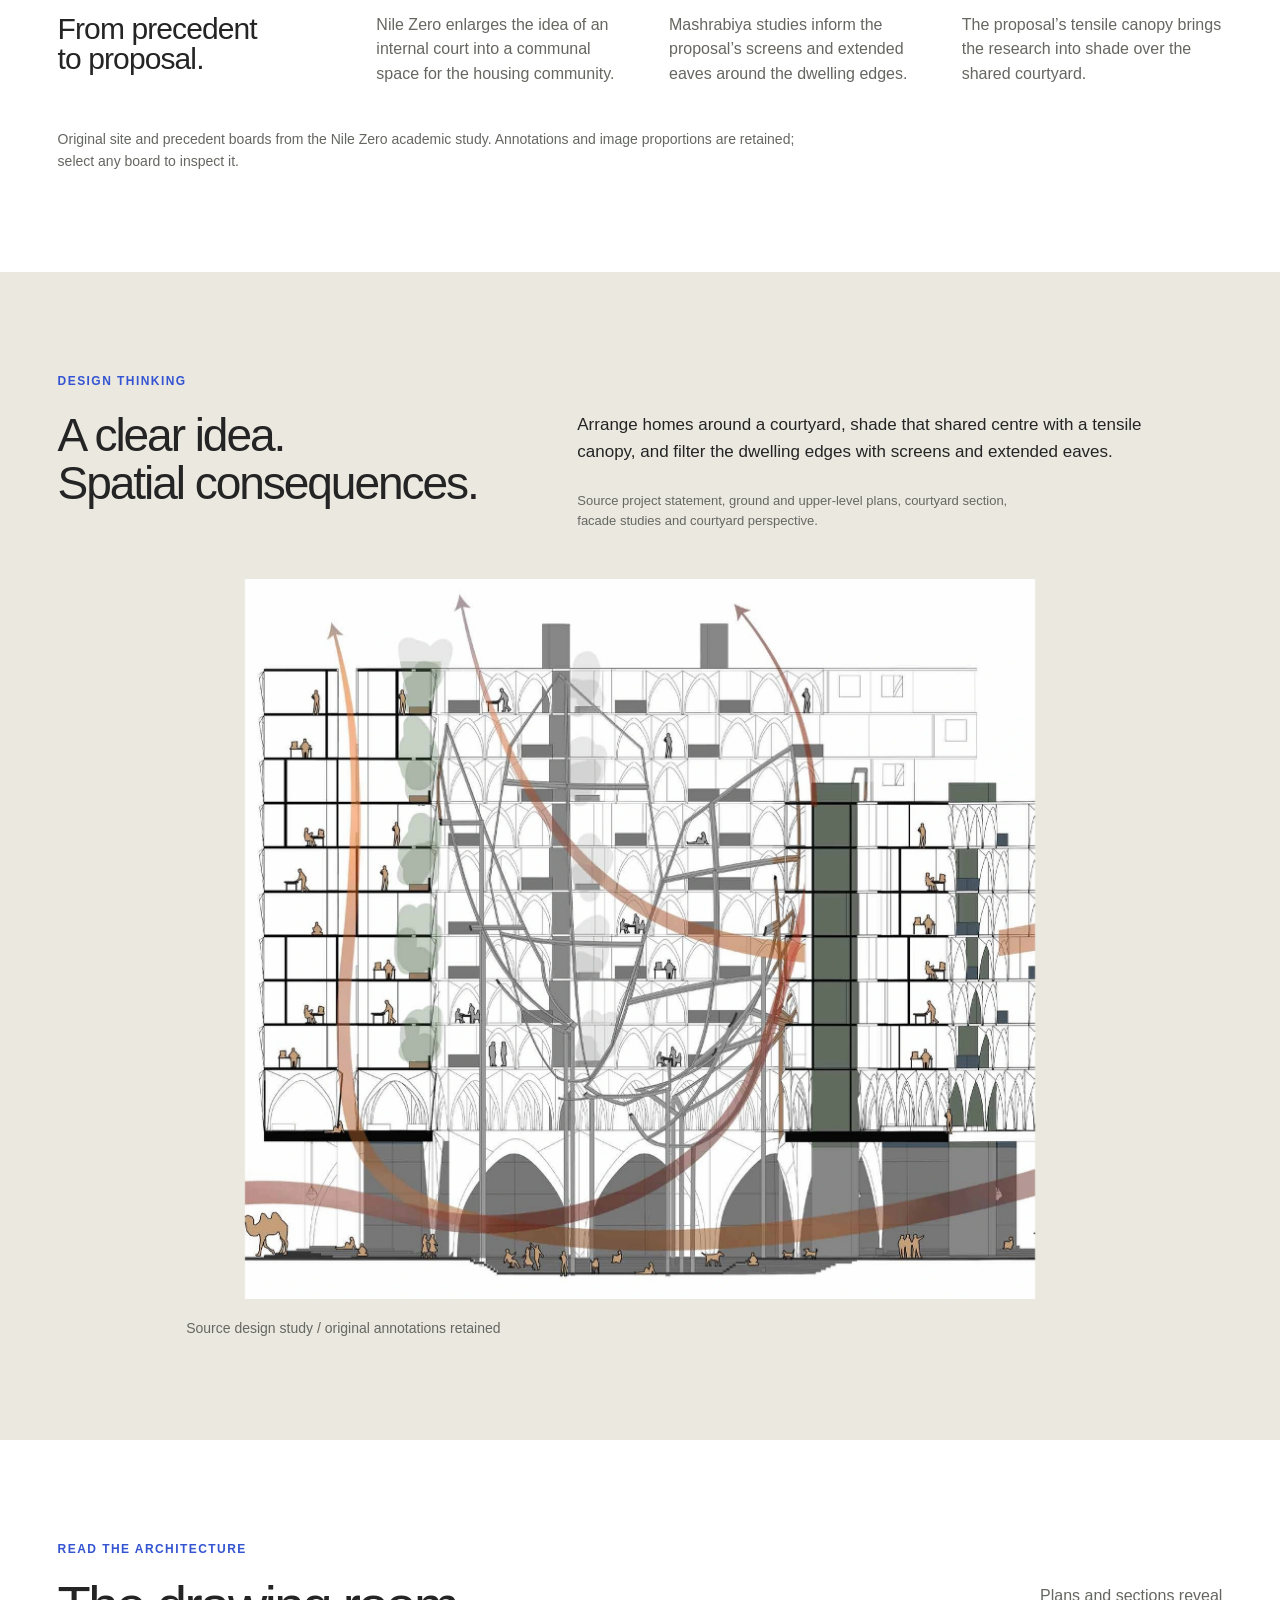
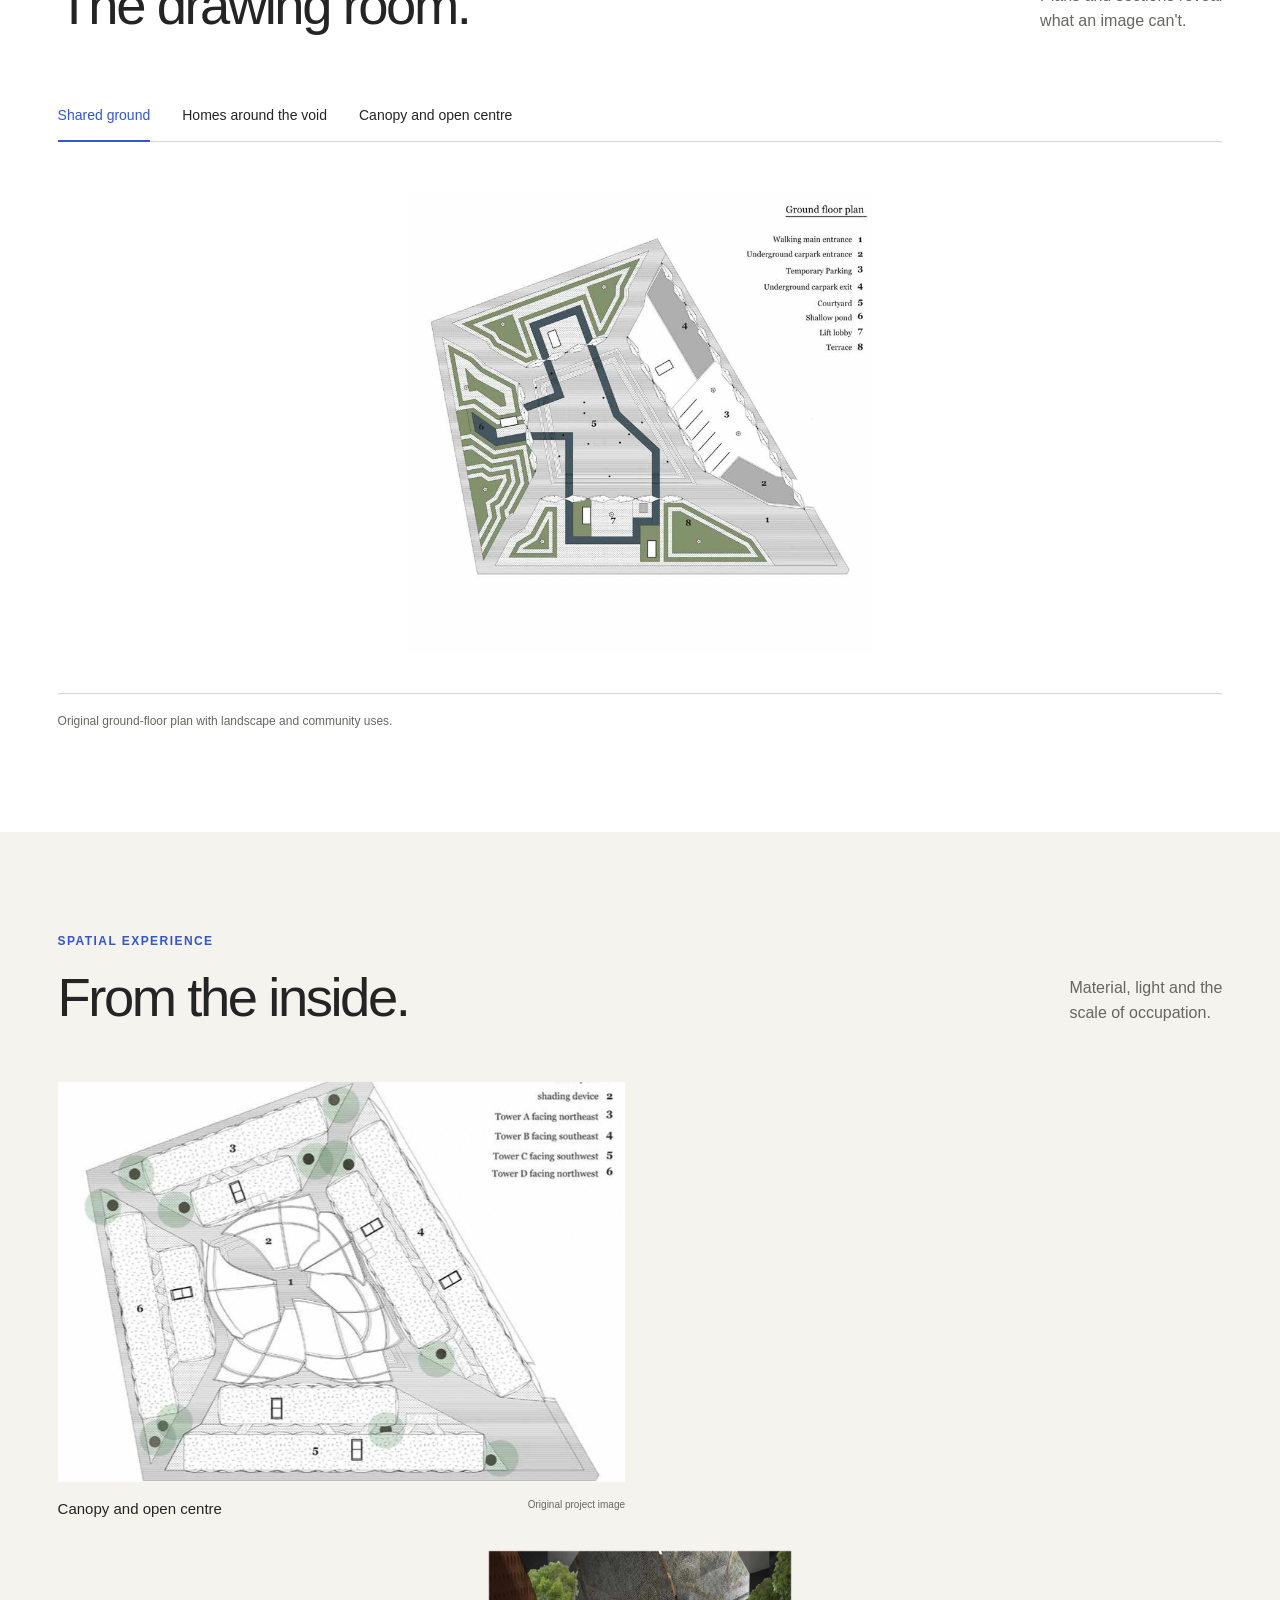
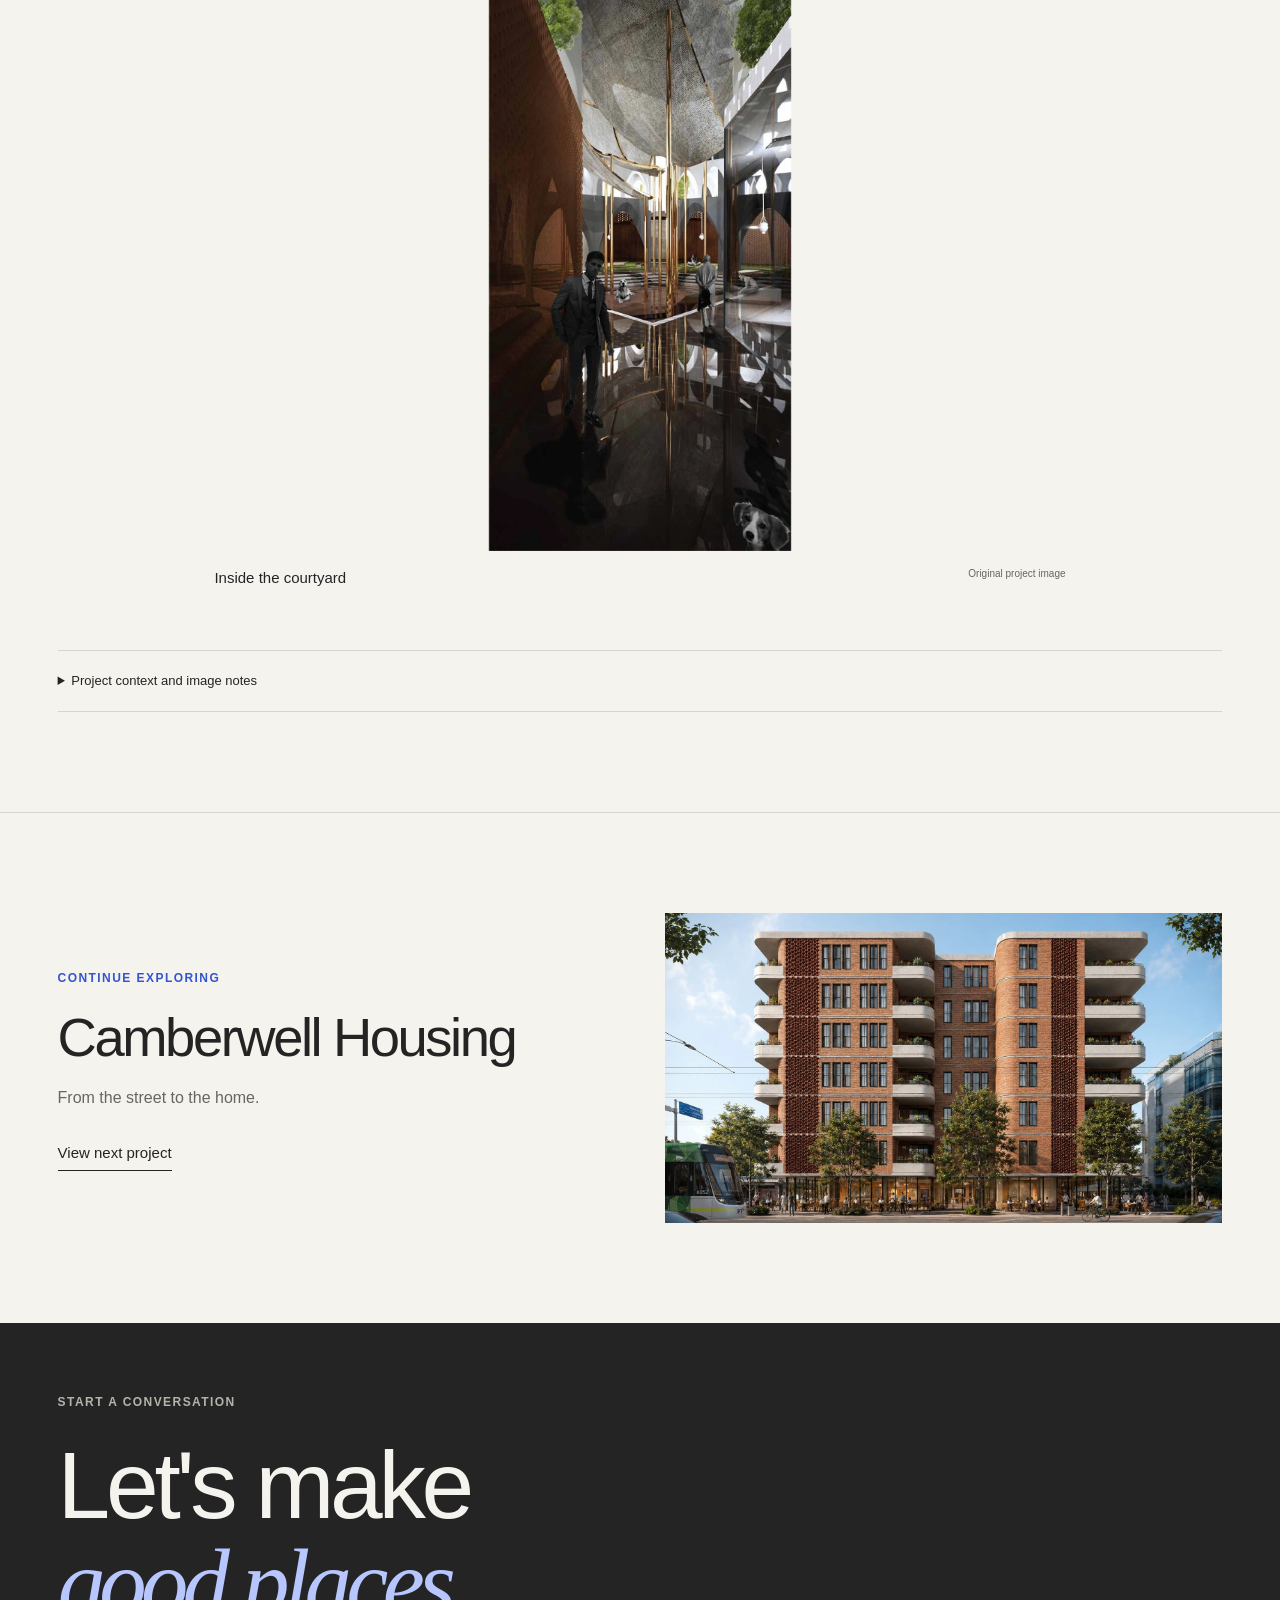
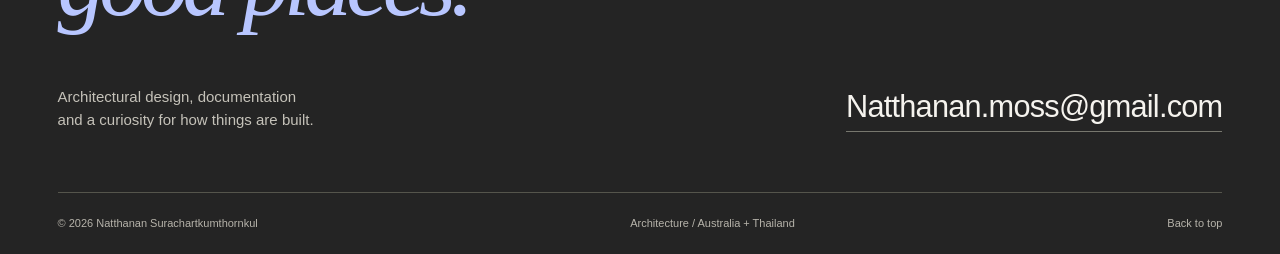
<file: project-nile.html>
<!doctype html><html lang="en"><head><meta charset="utf-8"><meta name="viewport" content="width=device-width,initial-scale=1"><meta name="description" content="A 200-unit housing proposal organised around a shared courtyard. Research into Cairo&#x27;s courtyards, shaded openings and mashrabiya screens informs a scheme that links communal space with environmental design intent."><meta name="robots" content="noindex,nofollow"><meta name="theme-color" content="#f5f3ee"><title>Nile Zero — Natthanan</title><link rel="icon" href="favicon.svg" type="image/svg+xml"><link rel="stylesheet" href="style.css?v=20261122-1"><link rel="stylesheet" href="nile-context.css"><link rel="stylesheet" href="study-images.css?v=20261121-3"><script src="carousel-data.js?v=20261121-4"></script><script src="app.js?v=20261121-3" defer></script><link rel="stylesheet" href="render-sequence.css?v=20261122-7"><script src="render-sequence.js?v=20261122-7" defer></script></head><body id="top"><a class="skip-link" href="#main">Skip to content</a><header class="site-header"><a class="wordmark" href="index.html" aria-label="Natthanan home">NATTHANAN<span>ARCHITECTURAL DESIGNER</span></a><nav aria-label="Main navigation"><a aria-current="page" href="work.html">Work</a><a href="index.html#about">About</a><a href="index.html#contact">Contact</a><a class="nav-cv" href="downloads/Natthanan_CV.pdf" target="_blank" rel="noopener">CV <span>PDF</span></a></nav></header><main id="main"><section class="project-heading section" data-preview="Project introduction"><a class="breadcrumb" href="work.html">Portfolio / Design</a><div class="project-title"><h1>Nile Zero</h1><p>A courtyard shaped by climate.</p></div><dl class="project-metadata"><div><dt>LOCATION</dt><dd>Rhoda Island, Cairo</dd></div><div><dt>TYPOLOGY</dt><dd>Collective housing</dd></div><div><dt>CONTEXT</dt><dd>Academic housing design study</dd></div></dl></section><section class="render-sequence" aria-label="Project renders, 2 images" data-preview="Project hero"><div class="rs-stage"><figure class="rs-frame"><img class="rs-glow" src="assets/nile_river_view.webp" alt="" aria-hidden="true" loading="eager" decoding="async"><img class="rs-image" src="assets/nile_river_view.webp" alt="Nile Zero" width="1600" height="585" loading="eager" decoding="async"><figcaption><strong>Nile Zero</strong><span>Original project image</span></figcaption></figure><figure class="rs-frame"><img class="rs-glow" src="assets/nile_courtyard.webp" alt="" aria-hidden="true" loading="eager" decoding="async"><img class="rs-image" src="assets/nile_courtyard.webp" alt="Inside the courtyard" width="803" height="1600" loading="lazy" decoding="async"><figcaption><strong>Inside the courtyard</strong><span>Original project image</span></figcaption></figure><div class="rs-ui" aria-hidden="true"><div class="rs-count"><span class="rs-current">01</span> / 02</div><div class="rs-progress"><span></span></div></div><span class="rs-hint" aria-hidden="true">Scroll</span><a class="rs-skip" href="#overview">Skip to project <span aria-hidden="true">↓</span></a></div></section><nav class="project-nav" aria-label="Project sections"><span>Nile Zero</span><a href="#overview">Overview</a><a href="#context">Context</a><a href="#design">Design</a><a href="#drawings">Drawings</a><a href="#experience">Experience</a></nav><section id="overview" class="section project-overview" data-preview="Project overview"><div class="eyebrow blue">THE PROPOSITION</div><div class="overview-grid"><h2>A courtyard shaped by climate.</h2><div><p class="large-copy">A 200-unit housing proposal organised around a shared courtyard. Research into Cairo's courtyards, shaded openings and mashrabiya screens informs a scheme that links communal space with environmental design intent.</p><div class="challenge"><span class="eyebrow">THE QUESTION</span><p>Bring a large housing community together while responding to intense sun, heat, privacy and the need for shared outdoor space.</p></div></div></div></section>
<section id="context" class="section nile-context" aria-labelledby="context-title" data-preview="Site and vernacular analysis">
  <div class="context-intro">
    <div><div class="eyebrow blue">SITE + VERNACULAR RESEARCH</div><h2 id="context-title">Learning from<br><em>the vernacular.</em></h2></div>
    <div><p class="large-copy">Before the apartments, a study of the city and the house.</p><p>The research moves from Rhoda Island’s urban fabric to Cairo’s courtyard houses: their shaded edges, screened openings and carefully sequenced entrances. These observations establish a starting point for Nile Zero’s approach to climate, privacy and shared space.</p></div>
  </div>
  <div class="context-location">
    <figure class="context-board">
      <button class="drawing-button" aria-label="Inspect Rhoda Island in context" data-image="assets/nile_site_context.webp" data-caption="Nile Zero / context and precedent — Rhoda Island in context">
        <img class="portrait-image" src="assets/nile_site_context.webp" alt="Rhoda Island in context — original annotated research board" width="1525" height="2365" loading="lazy">
        <span class="zoom-label">Inspect research</span>
      </button>
      <figcaption><h3>Rhoda Island in context</h3><p>Layers of infrastructure, housing patterns and urban grids locate the site between Giza and Old Cairo, overlooking the Nile.</p></figcaption>
    </figure>
    <div class="context-street"><figure class="context-board">
      <button class="drawing-button" aria-label="Inspect A facade shaped by everyday life" data-image="assets/nile_vernacular_04_context.webp" data-caption="Nile Zero / context and precedent — A facade shaped by everyday life">
        <img src="assets/nile_vernacular_04_context.webp" alt="A facade shaped by everyday life — original annotated research board" width="1560" height="758" loading="lazy">
        <span class="zoom-label">Inspect research</span>
      </button>
      <figcaption><h3>A facade shaped by everyday life</h3><p>The precedent study records deep window projections, lattice screens, overhangs and fabric shade within the street.</p></figcaption>
    </figure><div class="context-reading"><span class="eyebrow blue">FROM CITY TO HOUSE</span><p>The site analysis sets out the river edge and surrounding neighbourhoods. The house studies then bring that reading down to the scale of a doorway, a screen and an internal court.</p><p class="context-note">The buildings shown here are vernacular precedents studied for the project. The proposed apartment design follows in the next section.</p></div></div>
  </div>
  <div class="context-studies"><figure class="context-board">
      <button class="drawing-button" aria-label="Inspect The courtyard as an environmental centre" data-image="assets/nile_vernacular_context.webp" data-caption="Nile Zero / context and precedent — The courtyard as an environmental centre">
        <img src="assets/nile_vernacular_context.webp" alt="The courtyard as an environmental centre — original annotated research board" width="760" height="756" loading="lazy">
        <span class="zoom-label">Inspect research</span>
      </button>
      <figcaption><h3>The courtyard as an environmental centre</h3><p>The house study connects an internal court, planting, a fountain and surrounding rooms through light and air. This research informs the open centre of the apartment proposal.</p></figcaption>
    </figure><figure class="context-board">
      <button class="drawing-button" aria-label="Inspect Mashrabiya: a layered threshold" data-image="assets/nile_vernacular_02_context.webp" data-caption="Nile Zero / context and precedent — Mashrabiya: a layered threshold">
        <img src="assets/nile_vernacular_02_context.webp" alt="Mashrabiya: a layered threshold — original annotated research board" width="760" height="756" loading="lazy">
        <span class="zoom-label">Inspect research</span>
      </button>
      <figcaption><h3>Mashrabiya: a layered threshold</h3><p>The screen study examines how different lattice densities balance privacy, filtered light and ventilation, with an overhang shielding the opening.</p></figcaption>
    </figure><figure class="context-board">
      <button class="drawing-button" aria-label="Inspect Privacy begins at the entrance" data-image="assets/nile_vernacular_05_context.webp" data-caption="Nile Zero / context and precedent — Privacy begins at the entrance">
        <img src="assets/nile_vernacular_05_context.webp" alt="Privacy begins at the entrance — original annotated research board" width="760" height="756" loading="lazy">
        <span class="zoom-label">Inspect research</span>
      </button>
      <figcaption><h3>Privacy begins at the entrance</h3><p>The Manzil al-Kiridliya house plan traces indirect entrances and successive thresholds before the courtyard, revealing the relationship between movement and privacy.</p></figcaption>
    </figure><figure class="context-board">
      <button class="drawing-button" aria-label="Inspect Reading the house through day and night" data-image="assets/nile_vernacular_03_context.webp" data-caption="Nile Zero / context and precedent — Reading the house through day and night">
        <img src="assets/nile_vernacular_03_context.webp" alt="Reading the house through day and night — original annotated research board" width="764" height="755" loading="lazy">
        <span class="zoom-label">Inspect research</span>
      </button>
      <figcaption><h3>Reading the house through day and night</h3><p>Paired sections explore the study’s intended paths for air, daylight and heat exchange. They are analytical diagrams, rather than measured performance results.</p></figcaption>
    </figure></div>
  <div class="context-translation">
    <div class="context-translation-title"><span class="eyebrow blue">TRANSLATING THE RESEARCH</span><h3>From precedent<br>to proposal.</h3></div>
    <div><h4>A shared centre</h4><p>Nile Zero enlarges the idea of an internal court into a communal space for the housing community.</p></div>
    <div><h4>A filtered edge</h4><p>Mashrabiya studies inform the proposal’s screens and extended eaves around the dwelling edges.</p></div>
    <div><h4>Shade at a larger scale</h4><p>The proposal’s tensile canopy brings the research into shade over the shared courtyard.</p></div>
  </div>
  <p class="context-source">Original site and precedent boards from the Nile Zero academic study. Annotations and image proportions are retained; select any board to inspect it.</p>
</section>
<section id="design" class="section project-design" data-preview="Design decision"><div class="decision-text"><div class="eyebrow blue">DESIGN THINKING</div><h2>A clear idea.<br>Spatial consequences.</h2><p>Arrange homes around a courtyard, shade that shared centre with a tensile canopy, and filter the dwelling edges with screens and extended eaves.</p><p class="evidence">Source project statement, ground and upper-level plans, courtyard section, facade studies and courtyard perspective.</p></div><figure><button class="drawing-button" data-image="assets/nile_ventilation_section.webp" data-caption="Nile Zero — source design study"><img src="assets/nile_ventilation_section.webp" alt="Nile Zero source design study" width="1600" height="1460" class="" loading="lazy"><span class="zoom-label">Inspect study</span></button><figcaption>Source design study / original annotations retained</figcaption></figure></section><section id="drawings" class="section project-drawings" data-preview="Drawing explorer"><div class="section-top"><div><div class="eyebrow blue">READ THE ARCHITECTURE</div><h2>The drawing room.</h2></div><p>Plans and sections reveal<br>what an image can't.</p></div><div class="drawing-tabs" role="tablist" aria-label="Project drawings"><button role="tab" id="tab-0" aria-controls="panel-0" aria-selected="true" tabindex="0" data-tab="0">Shared ground</button><button role="tab" id="tab-1" aria-controls="panel-1" aria-selected="false" tabindex="-1" data-tab="1">Homes around the void</button><button role="tab" id="tab-2" aria-controls="panel-2" aria-selected="false" tabindex="-1" data-tab="2">Canopy and open centre</button></div><div class="drawing-panels"><div role="tabpanel" id="panel-0" aria-labelledby="tab-0" ><button class="drawing-button" data-image="assets/nile_ground.webp" data-caption="Shared ground — Original ground-floor plan with landscape and community uses."><img src="assets/nile_ground.webp" alt="Shared ground" width="1520" height="1508" class="" loading="lazy"><span class="zoom-label">Inspect drawing</span></button><p class="caption">Original ground-floor plan with landscape and community uses.</p></div><div role="tabpanel" id="panel-1" aria-labelledby="tab-1" hidden><button class="drawing-button" data-image="assets/nile_level5.webp" data-caption="Homes around the void — Original fifth-floor plan shows the relationship of dwellings and courtyard."><img src="assets/nile_level5.webp" alt="Homes around the void" width="1520" height="1512" class="" loading="lazy"><span class="zoom-label">Inspect drawing</span></button><p class="caption">Original fifth-floor plan shows the relationship of dwellings and courtyard.</p></div><div role="tabpanel" id="panel-2" aria-labelledby="tab-2" hidden><button class="drawing-button" data-image="assets/nile_roof.webp" data-caption="Canopy and open centre — Original roof plan / not to scale."><img src="assets/nile_roof.webp" alt="Canopy and open centre" width="1520" height="1508" class="" loading="lazy"><span class="zoom-label">Inspect drawing</span></button><p class="caption">Original roof plan / not to scale.</p></div></div></section><section id="experience" class="section project-experience" data-preview="Spatial experience"><div class="section-top"><div><div class="eyebrow blue">SPATIAL EXPERIENCE</div><h2>From the inside.</h2></div><p>Material, light and the<br>scale of occupation.</p></div><div class="experience-grid"><figure><button class="gallery-button" data-image="assets/nile_roof.webp" data-caption="Canopy and open centre"><img src="assets/nile_roof.webp" alt="Canopy and open centre" width="1520" height="1508" class="" loading="lazy"><span class="zoom-label">View image</span></button><figcaption><strong>Canopy and open centre</strong><span>Original project image</span></figcaption></figure><figure><button class="gallery-button" data-image="assets/nile_courtyard.webp" data-caption="Inside the courtyard"><img src="assets/nile_courtyard.webp" alt="Inside the courtyard" width="803" height="1600" class=" portrait-asset portrait-image" loading="lazy"><span class="zoom-label">View image</span></button><figcaption><strong>Inside the courtyard</strong><span>Original project image</span></figcaption></figure></div><details class="source-note"><summary>Project context and image notes</summary><p>Academic housing design study. Climate arrows express the proposal's intent. The archive contains no verified thermal or airflow results; comfort improvements are not presented as measured outcomes.</p><p>Images marked AI-assisted are presentation studies. Original drawings remain the reference for dimensions, labels and geometry.</p></details></section><section class="next-project section" data-preview="Next project"><div><span class="eyebrow blue">CONTINUE EXPLORING</span><h2><a href="project-camberwell.html">Camberwell Housing</a></h2><p>From the street to the home.</p><a class="text-link" href="project-camberwell.html">View next project</a></div><a href="project-camberwell.html"><img src="assets/cam_front_full.webp" alt="Camberwell Housing" width="1600" height="901" class="" loading="lazy"></a></section></main><footer id="contact" data-preview="Contact" class="contact"><div class="eyebrow">START A CONVERSATION</div><h2>Let's make<br><em>good places.</em></h2><div class="contact-bottom"><p>Architectural design, documentation<br>and a curiosity for how things are built.</p><a class="email" href="mailto:Natthanan.moss@gmail.com">Natthanan.moss@gmail.com</a></div><div class="footer-line"><span>© 2026 Natthanan Surachartkumthornkul</span><span>Architecture / Australia + Thailand</span><a href="#top">Back to top</a></div></footer><dialog id="image-dialog" aria-label="Project image viewer"><div class="viewer-bar"><span id="viewer-caption"></span><button type="button" id="close-viewer">Close</button></div><div class="viewer-scroll"><img id="viewer-image" alt=""></div><div class="viewer-bottom"><span>Original image proportions retained.</span><button id="zoom-viewer" type="button">Zoom in</button></div></dialog></body></html>
</file>
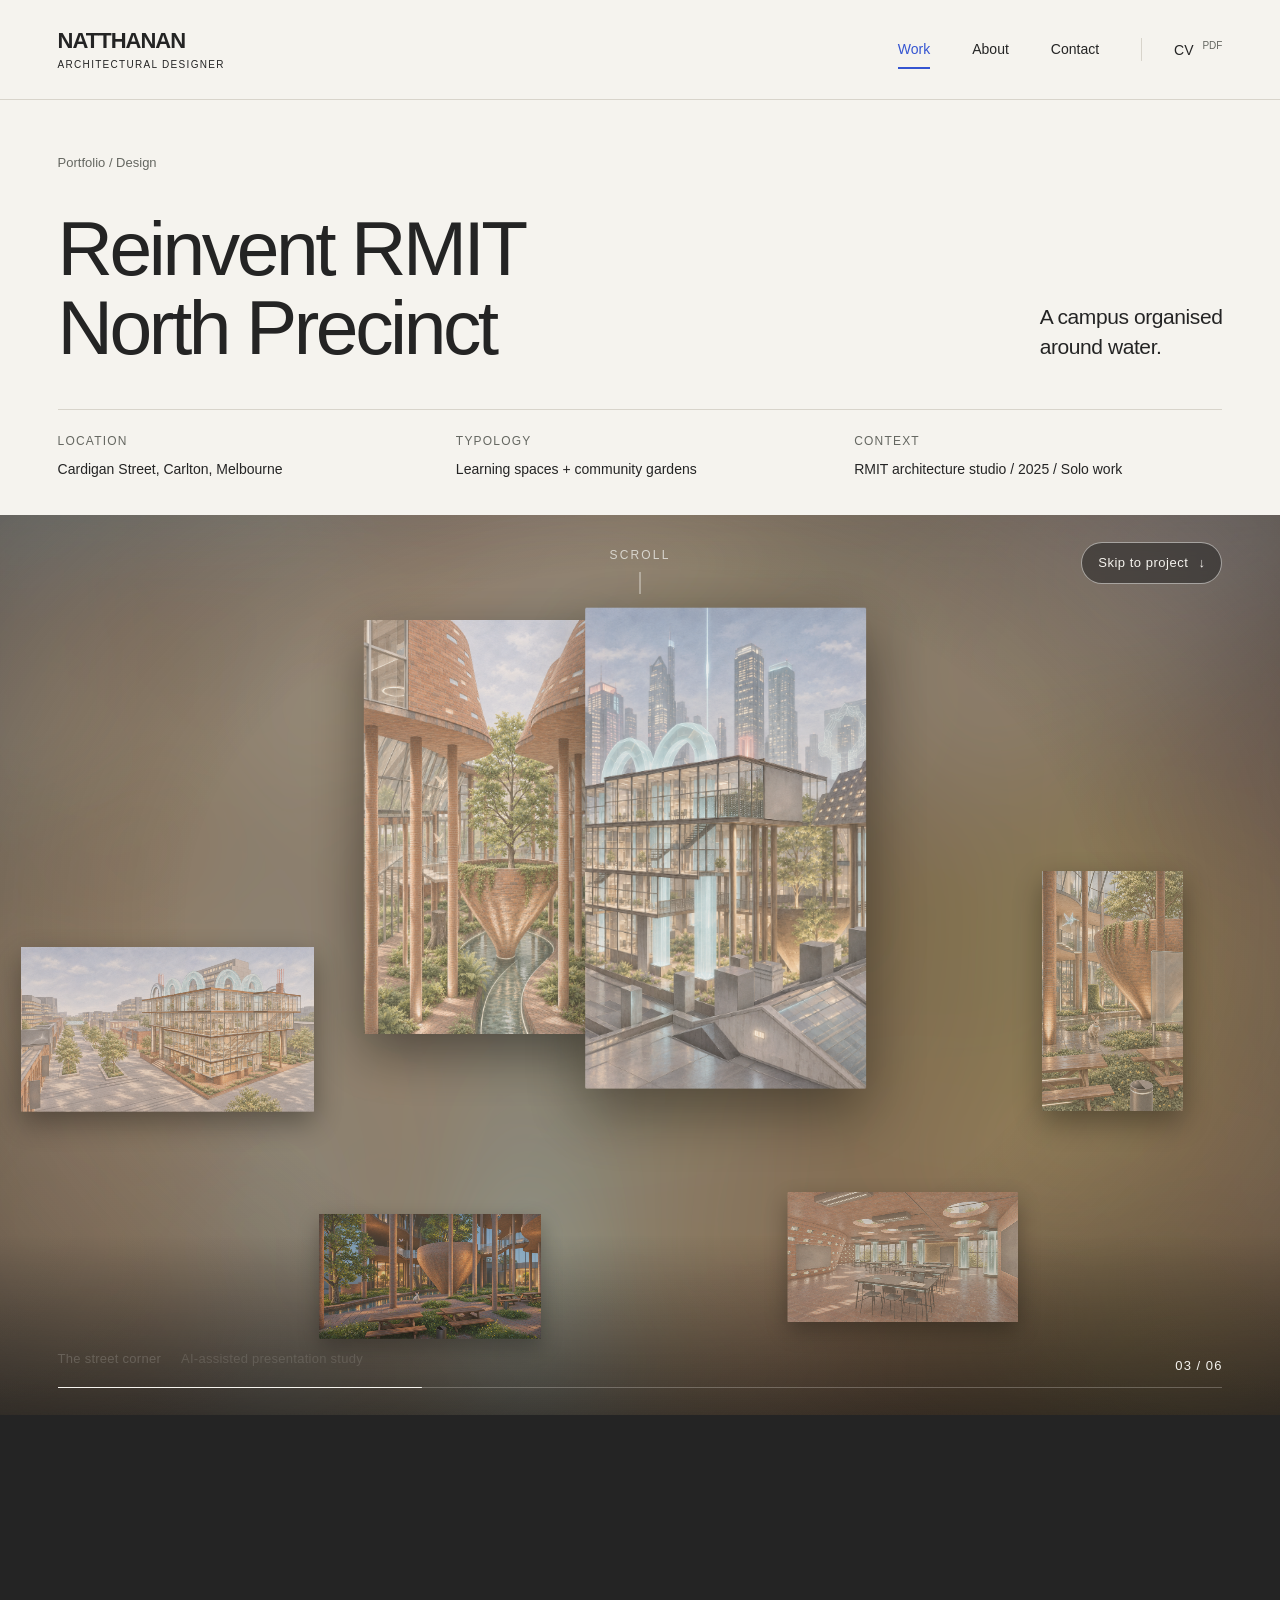
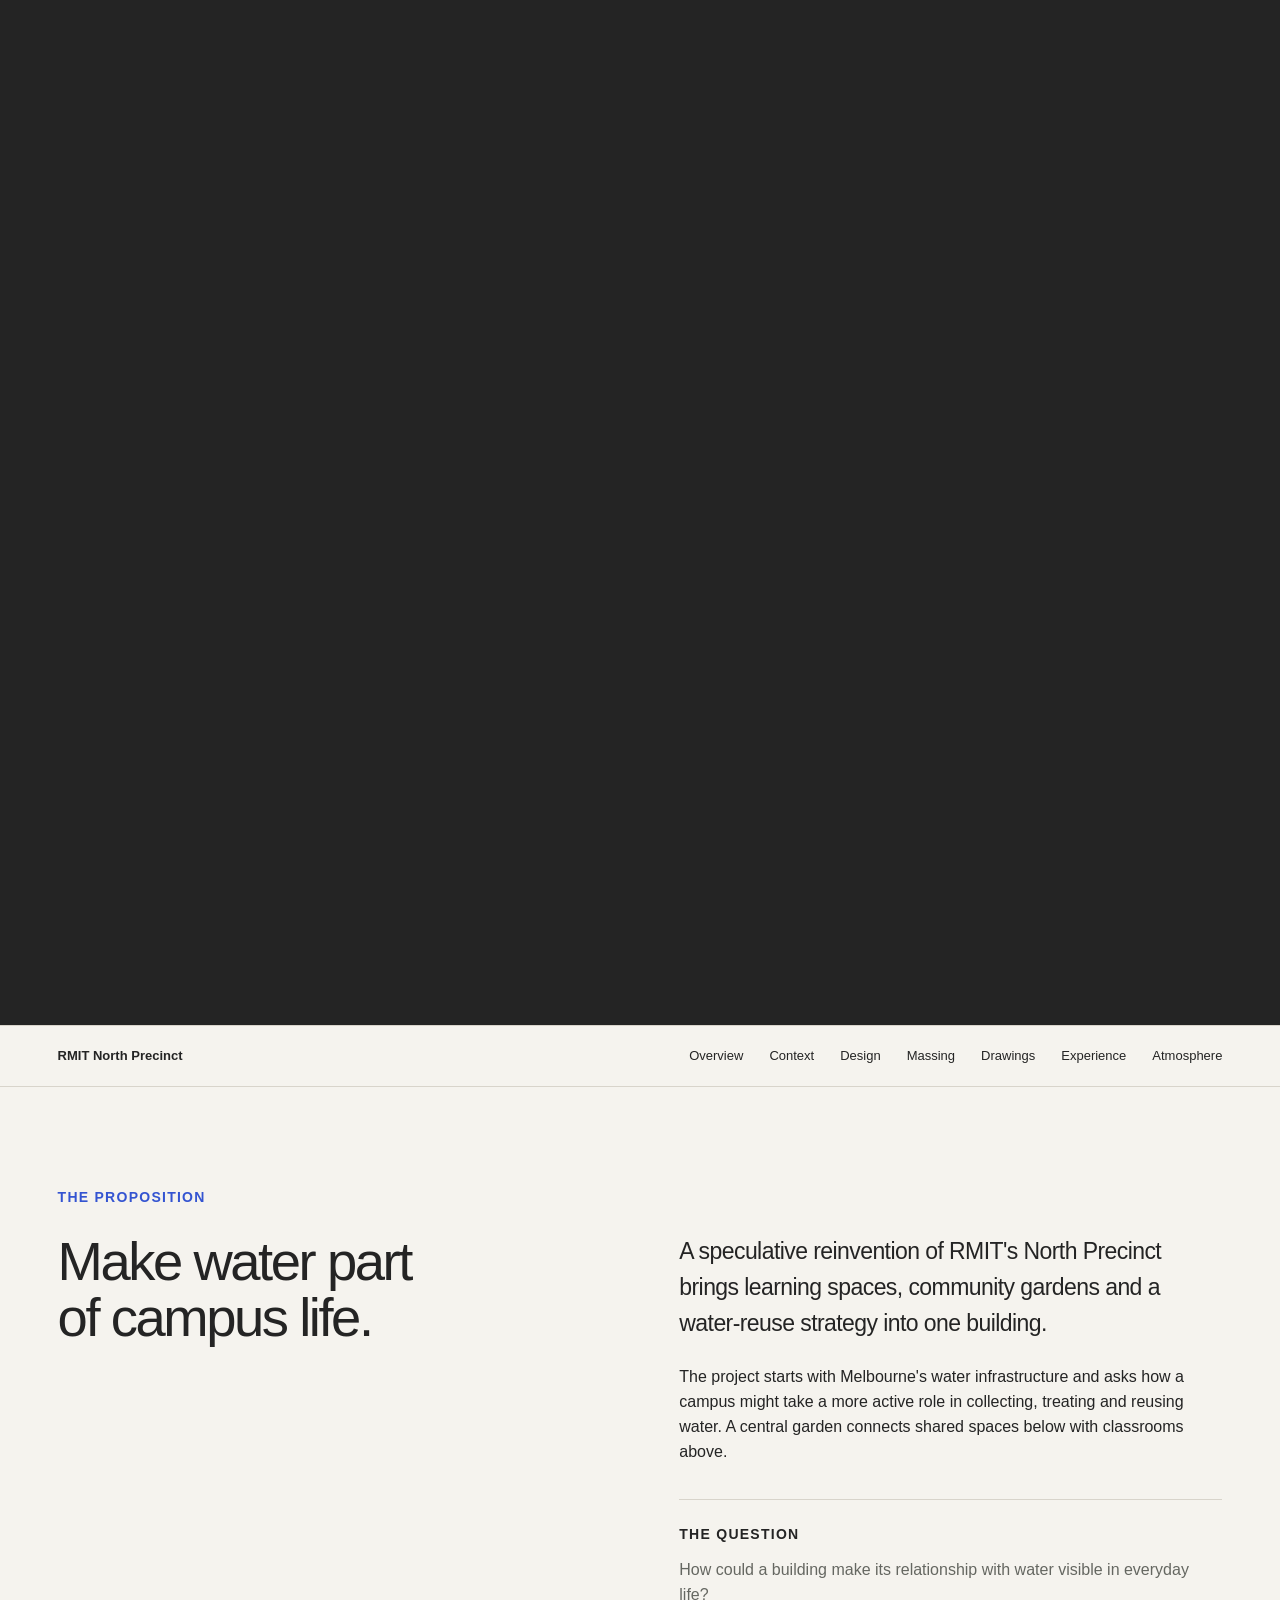
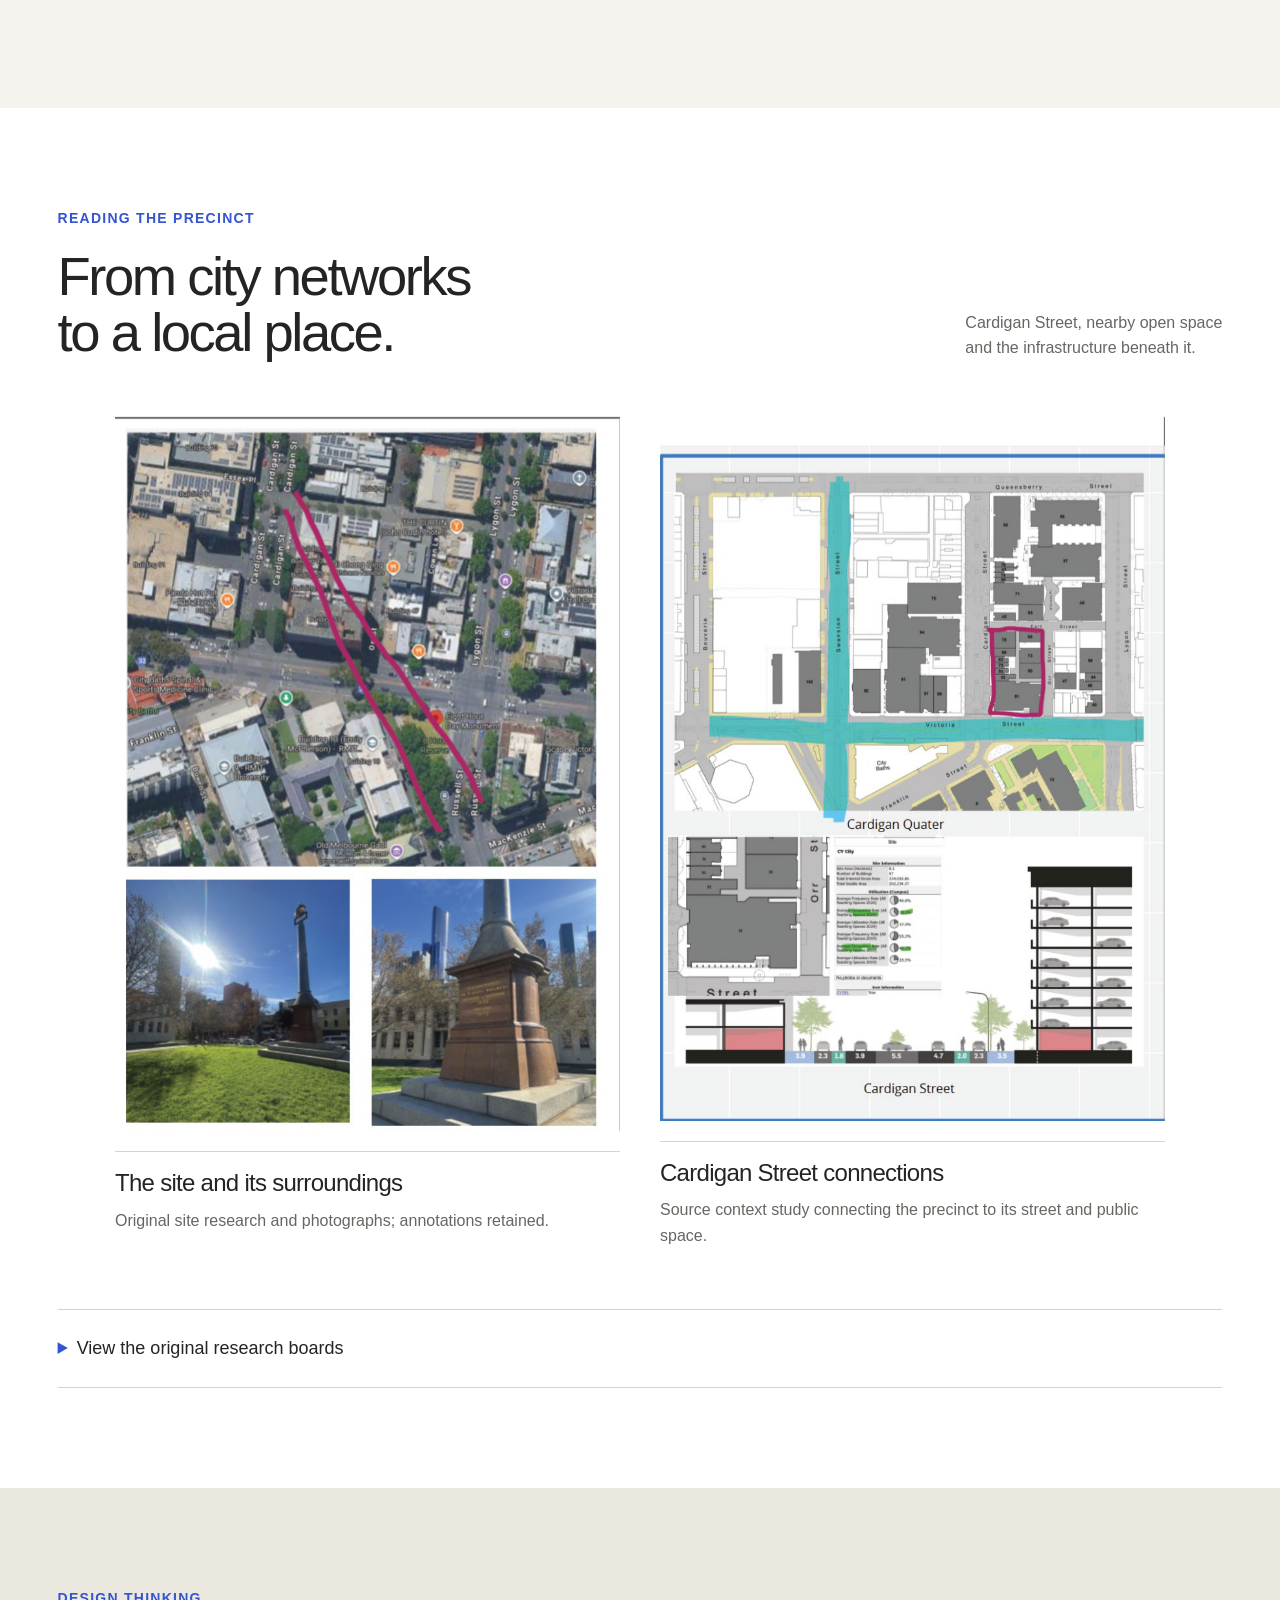
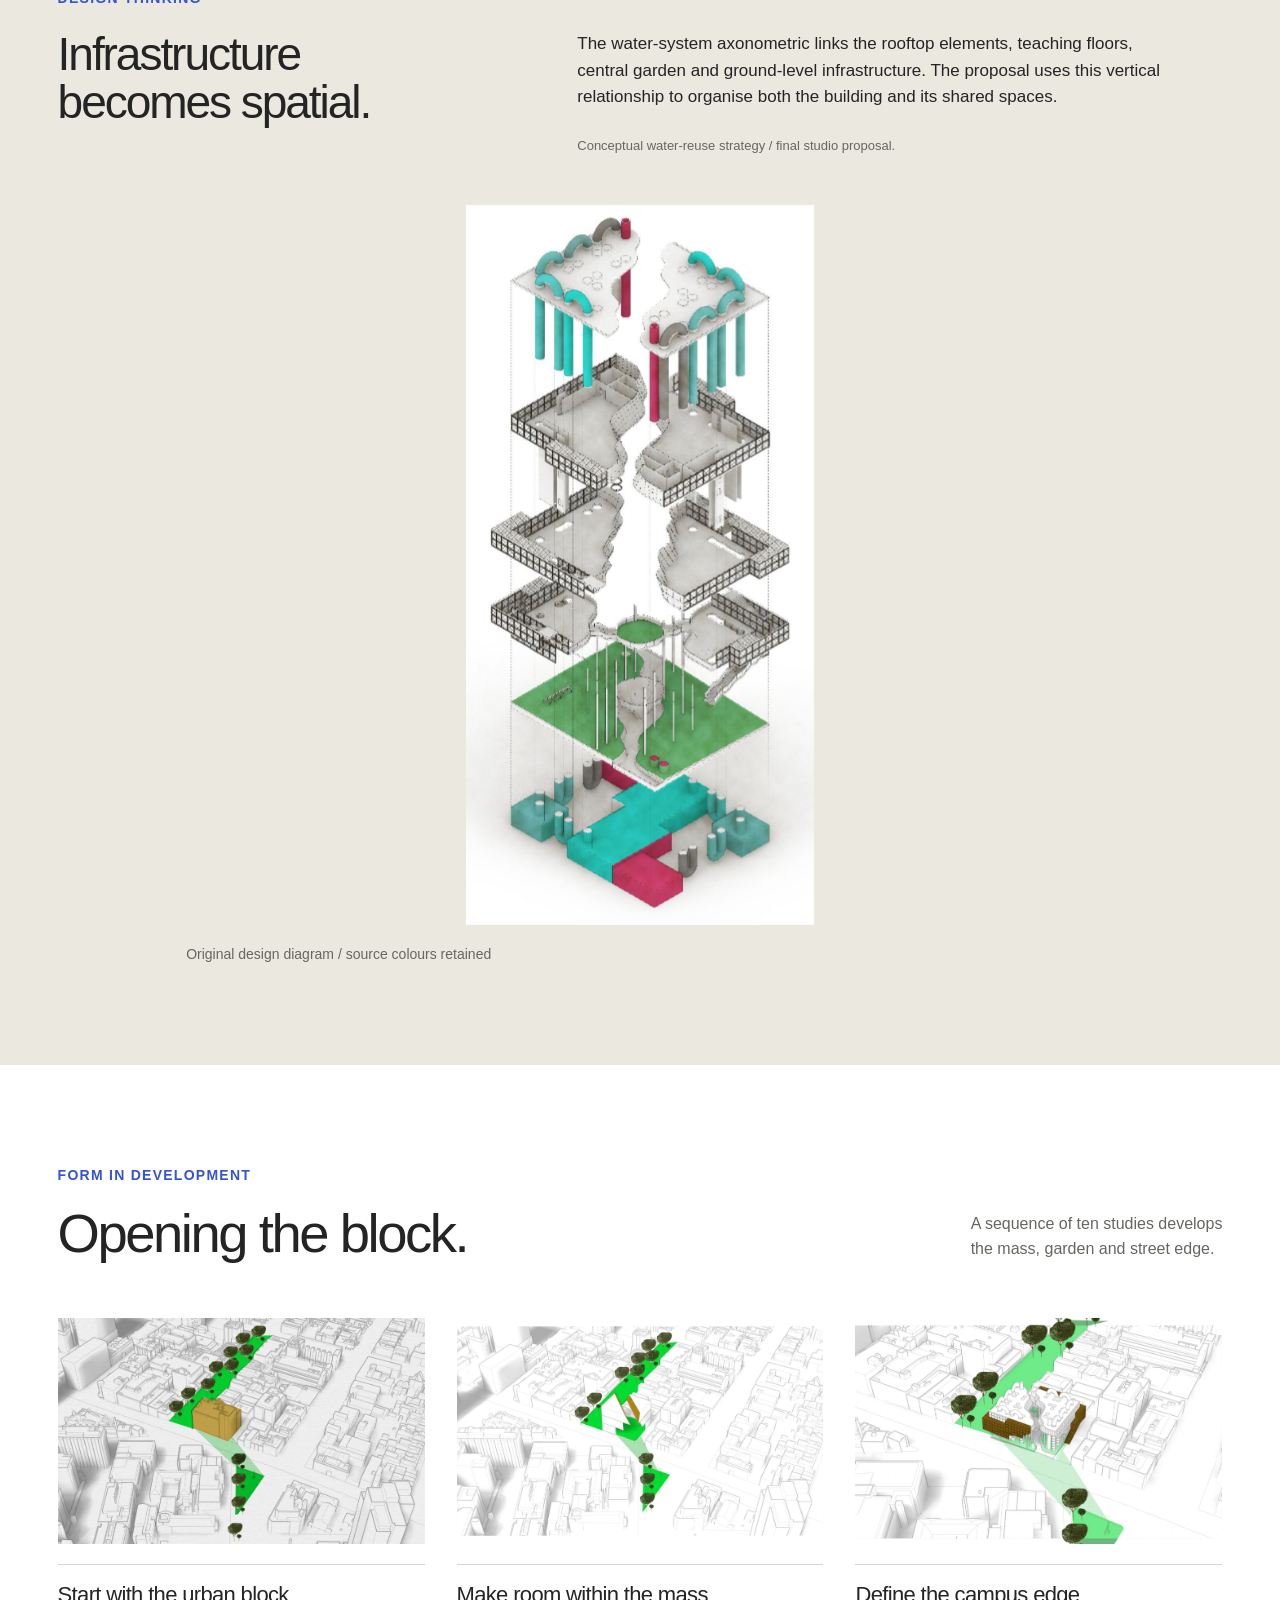
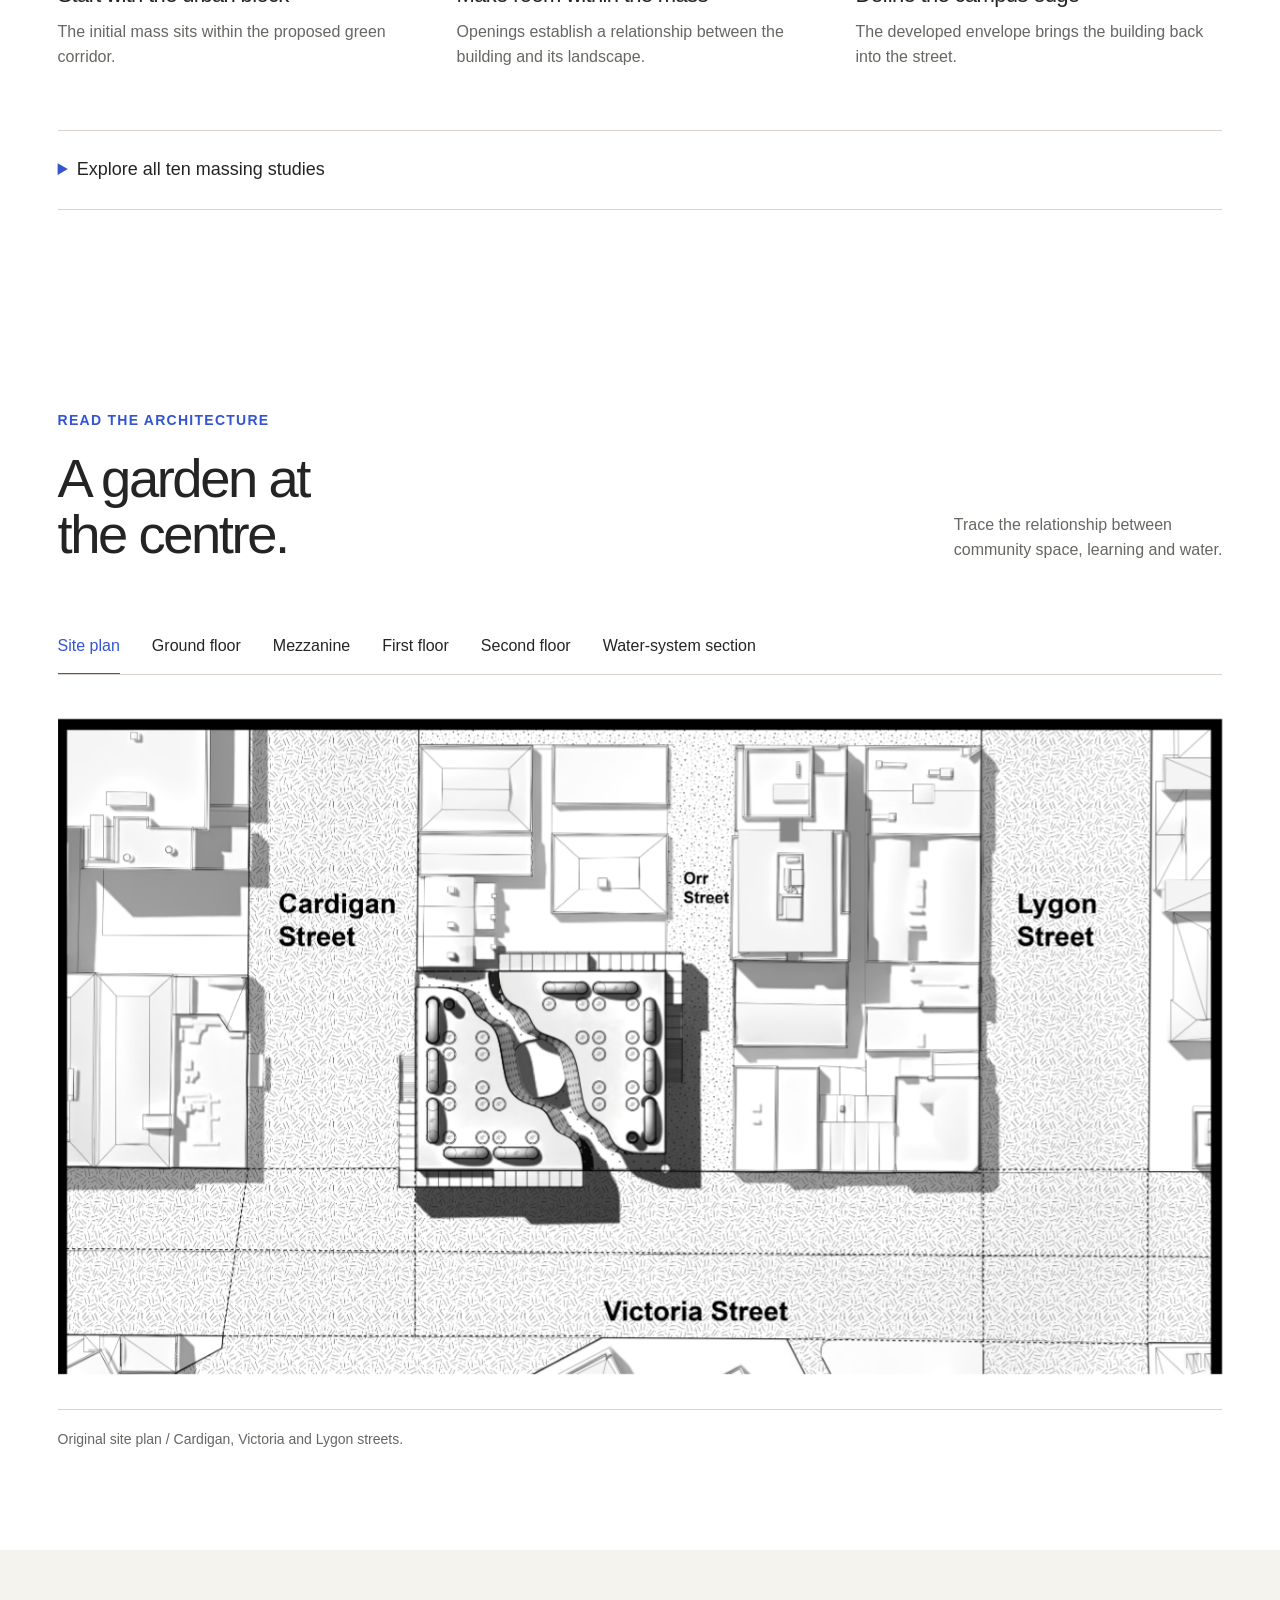
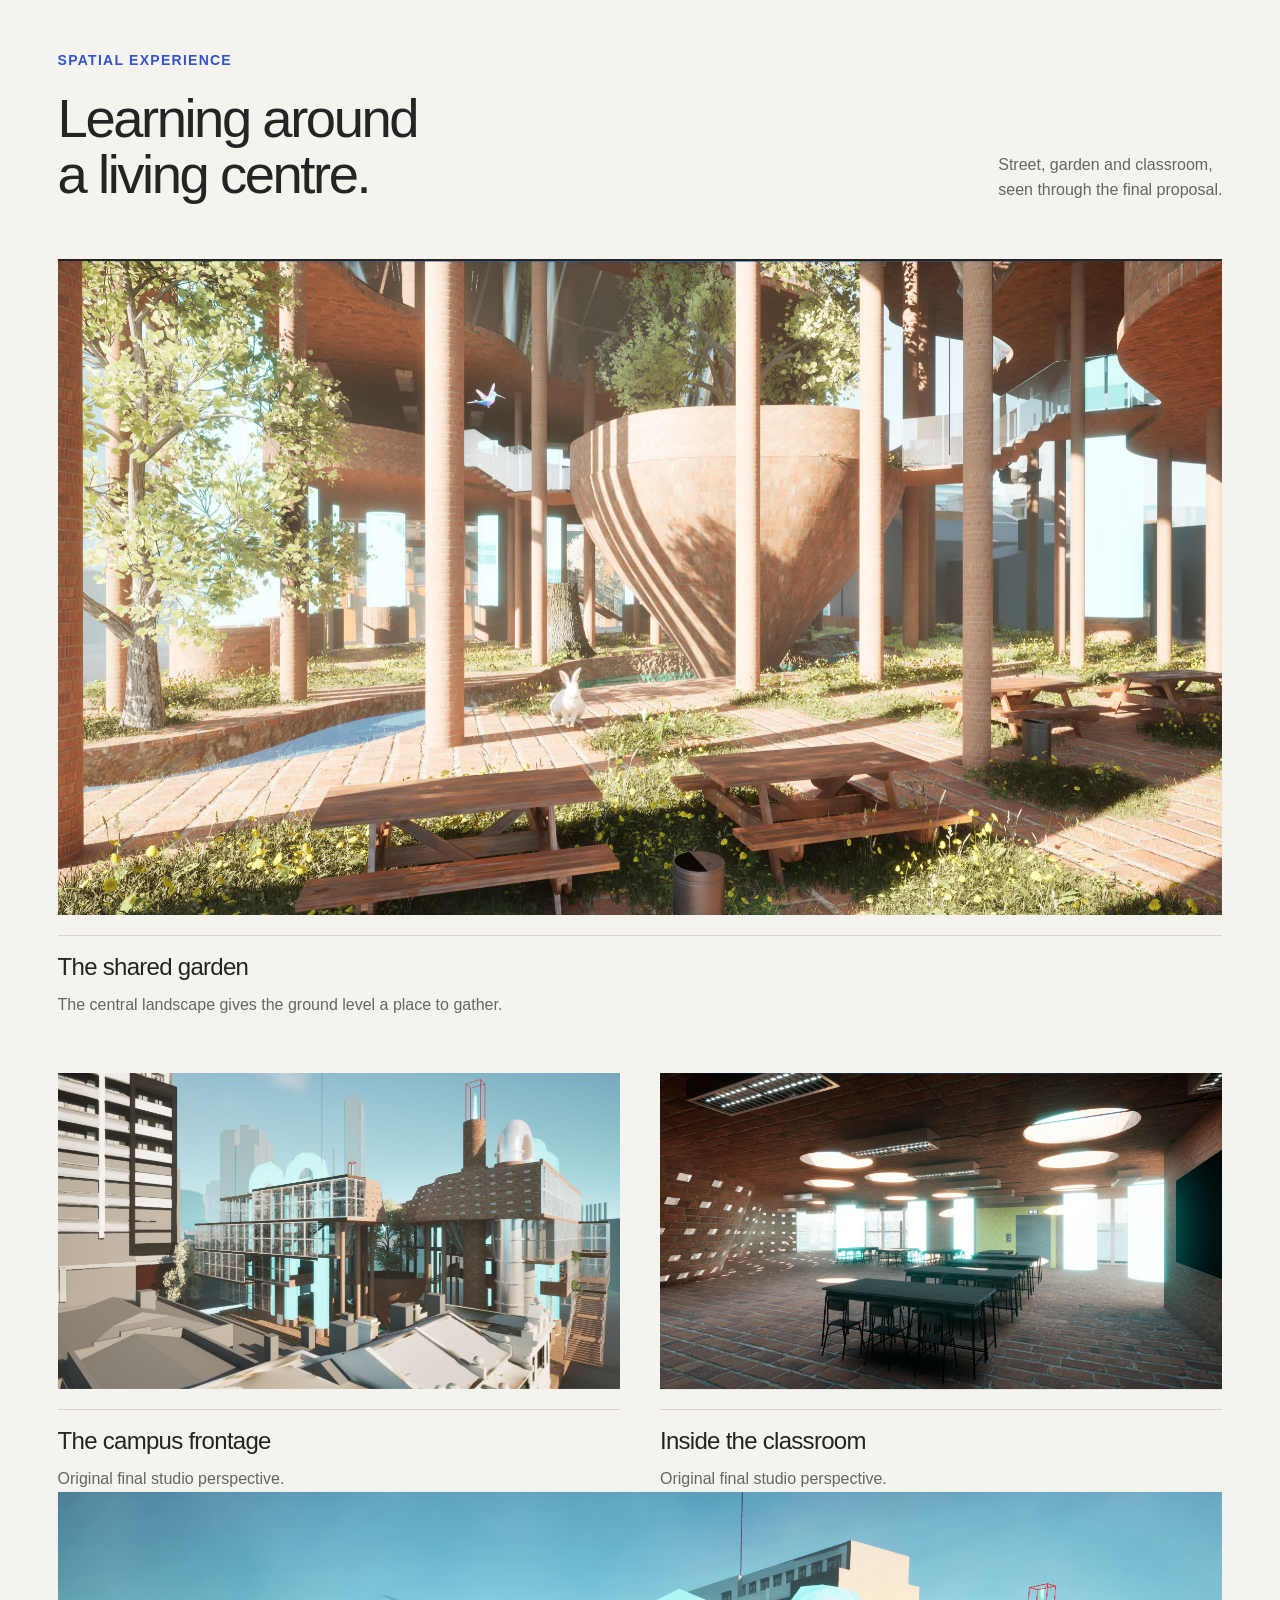
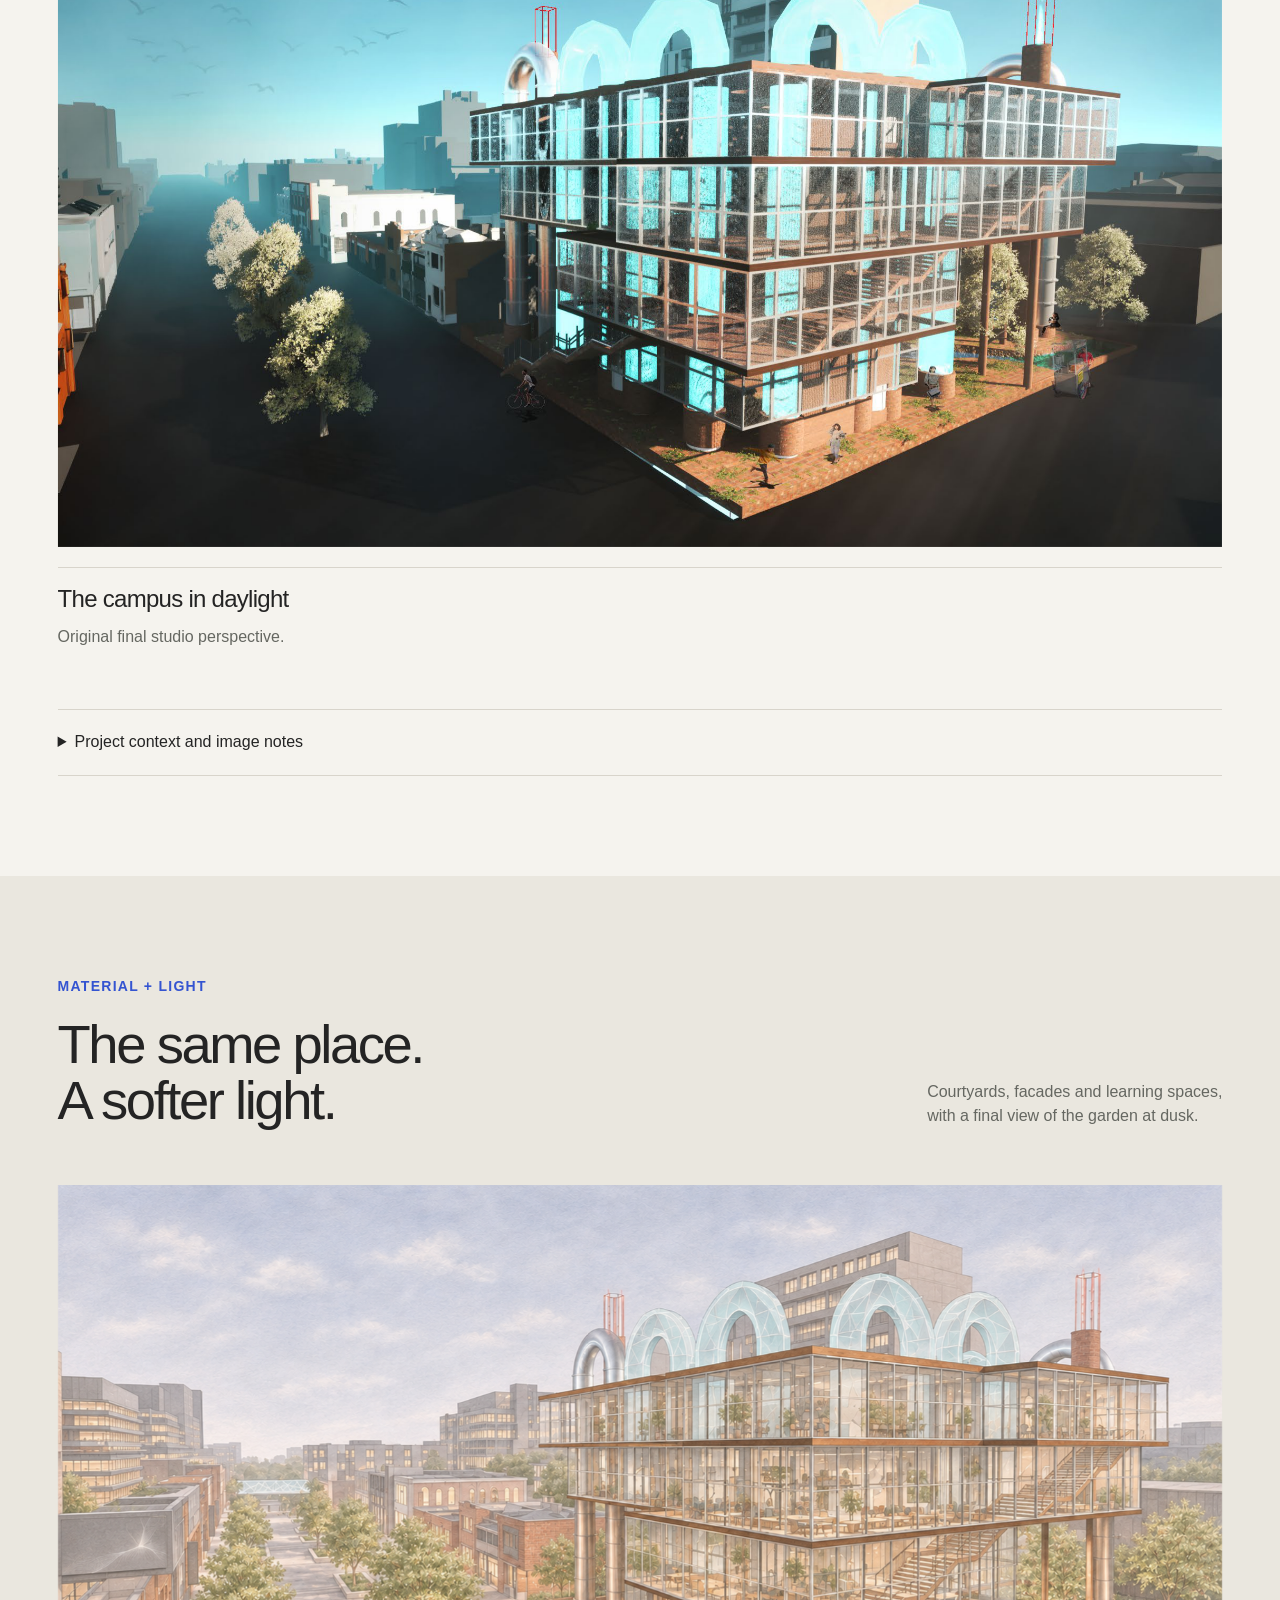
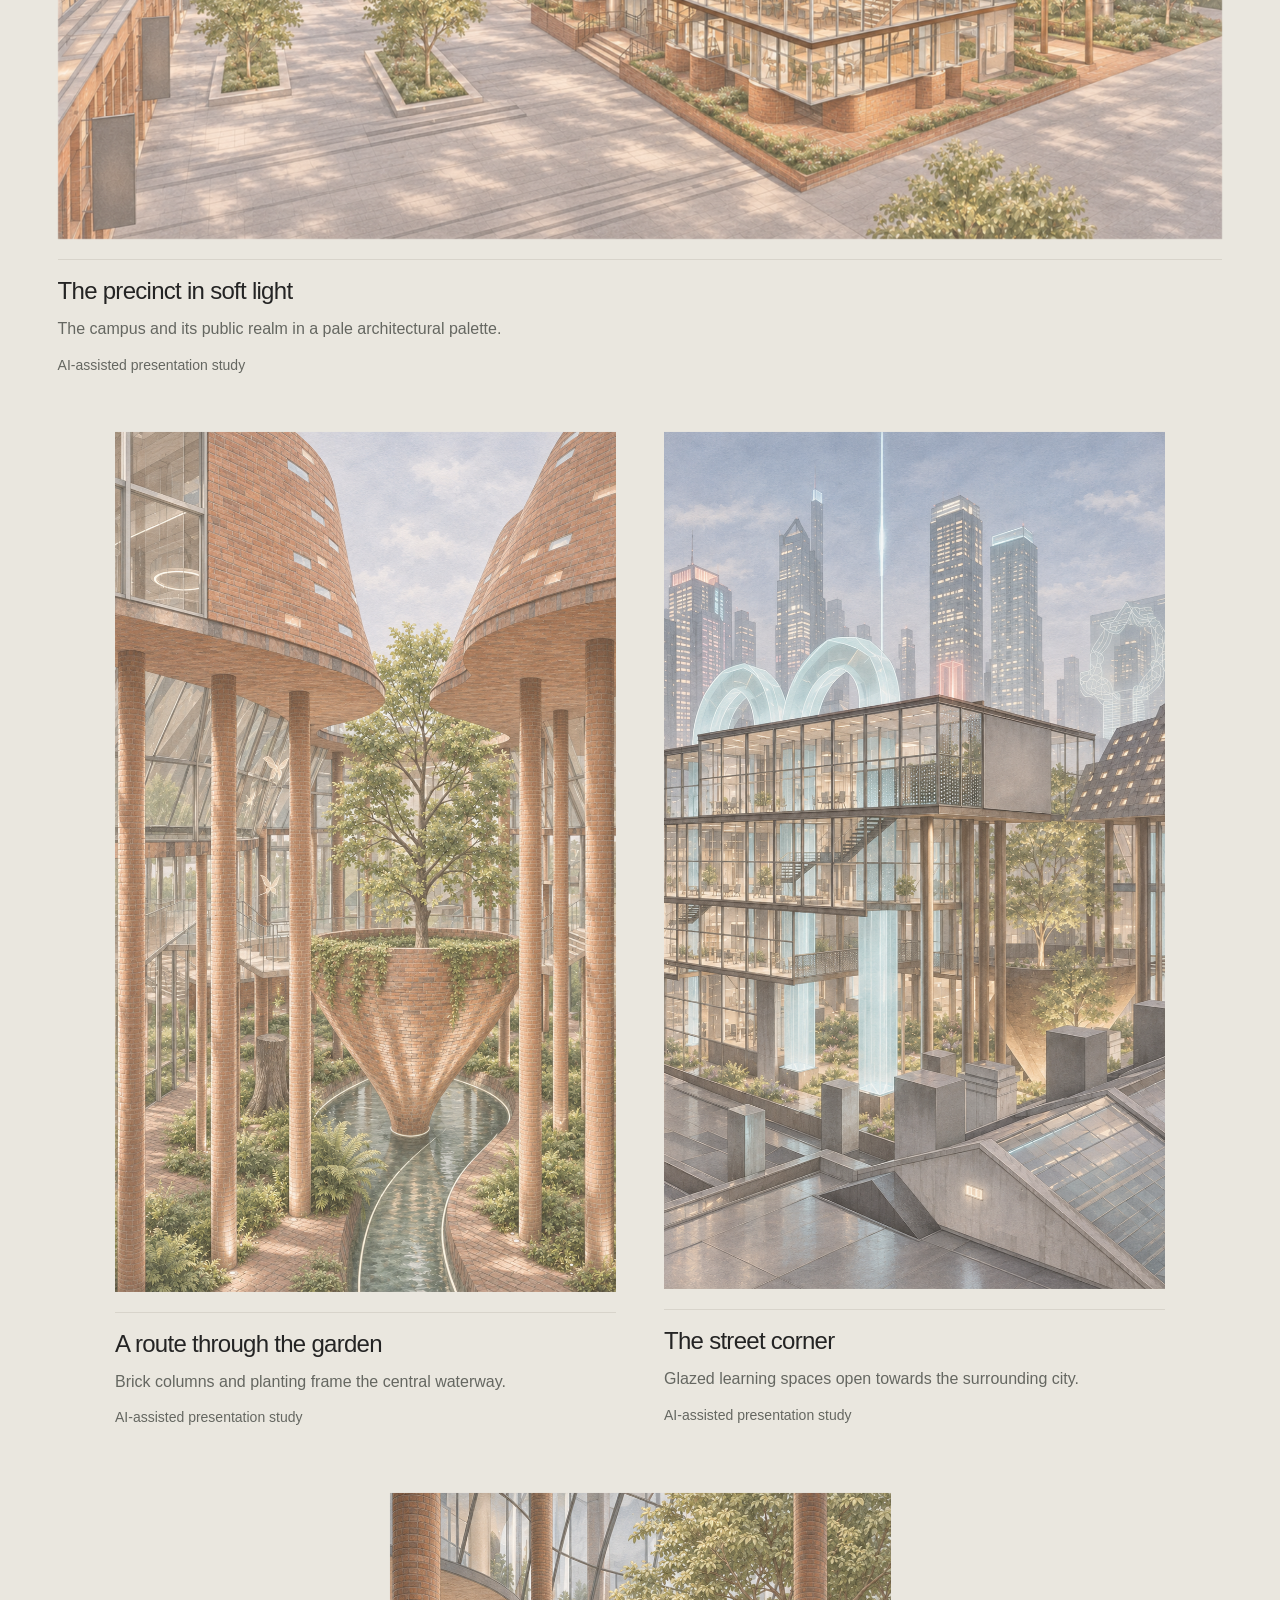
<file: project-north.html>
<!doctype html><html lang="en"><head><meta charset="utf-8"><meta name="viewport" content="width=device-width,initial-scale=1"><meta name="description" content="Reinvent RMIT North Precinct: a solo architecture studio project exploring water reuse, shared gardens and learning spaces in Carlton, Melbourne."><meta name="robots" content="noindex,nofollow"><meta name="theme-color" content="#f5f3ee"><title>RMIT North Precinct — Natthanan</title><link rel="icon" href="favicon.svg" type="image/svg+xml"><link rel="stylesheet" href="style.css?v=20261122-1"><link rel="stylesheet" href="study-images.css?v=20261121-3"><script src="carousel-data.js?v=20261121-4"></script><script src="app.js?v=20261121-3" defer></script><link rel="stylesheet" href="north-project.css?v=20261121-4"><link rel="stylesheet" href="render-sequence.css?v=20261122-7"><script src="render-sequence.js?v=20261122-7" defer></script></head><body id="top" class="north-page"><a class="skip-link" href="#main">Skip to content</a><header class="site-header"><a class="wordmark" href="index.html" aria-label="Natthanan home">NATTHANAN<span>ARCHITECTURAL DESIGNER</span></a><nav aria-label="Main navigation"><a aria-current="page" href="work.html">Work</a><a href="index.html#about">About</a><a href="index.html#contact">Contact</a><a class="nav-cv" href="downloads/Natthanan_CV.pdf" target="_blank" rel="noopener">CV <span>PDF</span></a></nav></header><main id="main"><section class="project-heading section" data-preview="Project introduction"><a class="breadcrumb" href="work.html">Portfolio / Design</a><div class="project-title"><h1>Reinvent RMIT<br>North Precinct</h1><p>A campus organised<br>around water.</p></div><dl class="project-metadata"><div><dt>LOCATION</dt><dd>Cardigan Street, Carlton, Melbourne</dd></div><div><dt>TYPOLOGY</dt><dd>Learning spaces + community gardens</dd></div><div><dt>CONTEXT</dt><dd>RMIT architecture studio / 2025 / Solo work</dd></div></dl></section><section id="project-cover" class="render-sequence" aria-label="Project renders, 6 images" data-preview="Project hero"><div class="rs-stage"><figure class="rs-frame"><img class="rs-glow" src="assets/north_hero_tone1.webp" alt="" aria-hidden="true" loading="eager" decoding="async"><img class="rs-image" src="assets/north_hero_tone1.webp" alt="RMIT North Precinct — pale architectural presentation" width="1674" height="940" loading="eager" decoding="async"><figcaption><strong>The precinct in soft light</strong><span>AI-assisted presentation study</span></figcaption></figure><figure class="rs-frame"><img class="rs-glow" src="assets/north_arcade_tone1.webp" alt="" aria-hidden="true" loading="eager" decoding="async"><img class="rs-image" src="assets/north_arcade_tone1.webp" alt="A route through the garden" width="957" height="1643" loading="lazy" decoding="async"><figcaption><strong>A route through the garden</strong><span>AI-assisted presentation study</span></figcaption></figure><figure class="rs-frame"><img class="rs-glow" src="assets/north_facade_tone1.webp" alt="" aria-hidden="true" loading="eager" decoding="async"><img class="rs-image" src="assets/north_facade_tone1.webp" alt="The street corner" width="959" height="1641" loading="lazy" decoding="async"><figcaption><strong>The street corner</strong><span>AI-assisted presentation study</span></figcaption></figure><figure class="rs-frame"><img class="rs-glow" src="assets/north_structure_tone1.webp" alt="" aria-hidden="true" loading="eager" decoding="async"><img class="rs-image" src="assets/north_structure_tone1.webp" alt="Water and structure" width="961" height="1637" loading="lazy" decoding="async"><figcaption><strong>Water and structure</strong><span>AI-assisted presentation study</span></figcaption></figure><figure class="rs-frame"><img class="rs-glow" src="assets/north_studio_tone1.webp" alt="" aria-hidden="true" loading="eager" decoding="async"><img class="rs-image" src="assets/north_studio_tone1.webp" alt="Water and light in the studio" width="1672" height="941" loading="lazy" decoding="async"><figcaption><strong>Water and light in the studio</strong><span>AI-assisted presentation study</span></figcaption></figure><figure class="rs-frame"><img class="rs-glow" src="assets/north_courtyard_dusk_ai.webp" alt="" aria-hidden="true" loading="eager" decoding="async"><img class="rs-image" src="assets/north_courtyard_dusk_ai.webp" alt="The garden at dusk" width="1672" height="941" loading="lazy" decoding="async"><figcaption><strong>The garden at dusk</strong><span>AI-assisted atmosphere study</span></figcaption></figure><div class="rs-ui" aria-hidden="true"><div class="rs-count"><span class="rs-current">01</span> / 06</div><div class="rs-progress"><span></span></div></div><span class="rs-hint" aria-hidden="true">Scroll</span><a class="rs-skip" href="#overview">Skip to project <span aria-hidden="true">↓</span></a></div></section><nav class="project-nav" aria-label="Project sections"><span>RMIT North Precinct</span><a href="#overview">Overview</a><a href="#context">Context</a><a href="#design">Design</a><a href="#massing">Massing</a><a href="#drawings">Drawings</a><a href="#experience">Experience</a><a href="#atmosphere">Atmosphere</a></nav><section id="overview" class="section project-overview" data-preview="Project overview"><div class="eyebrow blue">THE PROPOSITION</div><div class="overview-grid"><h2>Make water part<br>of campus life.</h2><div><p class="large-copy">A speculative reinvention of RMIT's North Precinct brings learning spaces, community gardens and a water-reuse strategy into one building.</p><p>The project starts with Melbourne's water infrastructure and asks how a campus might take a more active role in collecting, treating and reusing water. A central garden connects shared spaces below with classrooms above.</p><div class="challenge"><span class="eyebrow">THE QUESTION</span><p>How could a building make its relationship with water visible in everyday life?</p></div></div></div></section><section id="context" class="section north-context" data-preview="Site and research"><div class="section-top"><div><div class="eyebrow blue">READING THE PRECINCT</div><h2>From city networks<br>to a local place.</h2></div><p>Cardigan Street, nearby open space<br>and the infrastructure beneath it.</p></div><div class="north-context-grid"><figure class="north-figure "><button class="drawing-button" data-image="assets/north_site_research_original.webp" data-caption="The site and its surroundings" aria-label="Inspect image: The site and its surroundings"><img src="assets/north_site_research_original.webp" alt="The site and its surroundings" width="781" height="1105" class="portrait-image" loading="lazy"><span class="zoom-label">Inspect image</span></button><figcaption><h3>The site and its surroundings</h3><p>Original site research and photographs; annotations retained.</p></figcaption></figure><figure class="north-figure "><button class="drawing-button" data-image="assets/north_site_research_02_original.webp" data-caption="Cardigan Street connections" aria-label="Inspect image: Cardigan Street connections"><img src="assets/north_site_research_02_original.webp" alt="Cardigan Street connections" width="778" height="1084" class="portrait-image" loading="lazy"><span class="zoom-label">Inspect image</span></button><figcaption><h3>Cardigan Street connections</h3><p>Source context study connecting the precinct to its street and public space.</p></figcaption></figure></div><details class="north-disclosure"><summary>View the original research boards</summary><p class="north-detail-intro">Historic water networks, filtration references and the green-street study informed the proposal. These are research collages from the studio presentation; embedded references are retained.</p><div class="north-research-grid"><figure class="north-figure "><button class="drawing-button" data-image="assets/north_green_street_original.webp" data-caption="Cardigan Street as a green corridor" aria-label="Inspect image: Cardigan Street as a green corridor"><img src="assets/north_green_street_original.webp" alt="Cardigan Street as a green corridor" width="1321" height="781" class="" loading="lazy"><span class="zoom-label">Inspect image</span></button><figcaption><h3>Cardigan Street as a green corridor</h3><p>Original research collage / third-party reference material.</p></figcaption></figure><figure class="north-figure "><button class="drawing-button" data-image="assets/north_water_history_original.webp" data-caption="Water and Melbourne’s urban history" aria-label="Inspect image: Water and Melbourne’s urban history"><img src="assets/north_water_history_original.webp" alt="Water and Melbourne’s urban history" width="549" height="865" class="portrait-image" loading="lazy"><span class="zoom-label">Inspect image</span></button><figcaption><h3>Water and Melbourne’s urban history</h3><p>Original research collage / third-party reference material.</p></figcaption></figure><figure class="north-figure "><button class="drawing-button" data-image="assets/north_water_archive_original.webp" data-caption="Historic water infrastructure" aria-label="Inspect image: Historic water infrastructure"><img src="assets/north_water_archive_original.webp" alt="Historic water infrastructure" width="702" height="987" class="portrait-image" loading="lazy"><span class="zoom-label">Inspect image</span></button><figcaption><h3>Historic water infrastructure</h3><p>Original research collage / third-party reference material.</p></figcaption></figure><figure class="north-figure "><button class="drawing-button" data-image="assets/north_water_archive_02_original.webp" data-caption="From catchment to city" aria-label="Inspect image: From catchment to city"><img src="assets/north_water_archive_02_original.webp" alt="From catchment to city" width="709" height="887" class="portrait-image" loading="lazy"><span class="zoom-label">Inspect image</span></button><figcaption><h3>From catchment to city</h3><p>Original research collage / third-party reference material.</p></figcaption></figure><figure class="north-figure "><button class="drawing-button" data-image="assets/north_water_network_original.webp" data-caption="The metropolitan water network" aria-label="Inspect image: The metropolitan water network"><img src="assets/north_water_network_original.webp" alt="The metropolitan water network" width="1417" height="795" class="" loading="lazy"><span class="zoom-label">Inspect image</span></button><figcaption><h3>The metropolitan water network</h3><p>Original research collage / third-party reference material.</p></figcaption></figure><figure class="north-figure "><button class="drawing-button" data-image="assets/north_filtration_research_original.webp" data-caption="Filtration precedents" aria-label="Inspect image: Filtration precedents"><img src="assets/north_filtration_research_original.webp" alt="Filtration precedents" width="509" height="722" class="portrait-image" loading="lazy"><span class="zoom-label">Inspect image</span></button><figcaption><h3>Filtration precedents</h3><p>Original research collage / third-party reference material.</p></figcaption></figure><figure class="north-figure "><button class="drawing-button" data-image="assets/north_filtration_research_02_original.webp" data-caption="Treatment and drainage references" aria-label="Inspect image: Treatment and drainage references"><img src="assets/north_filtration_research_02_original.webp" alt="Treatment and drainage references" width="809" height="896" class="portrait-image" loading="lazy"><span class="zoom-label">Inspect image</span></button><figcaption><h3>Treatment and drainage references</h3><p>Original research collage / third-party reference material.</p></figcaption></figure><figure class="north-figure "><button class="drawing-button" data-image="assets/north_water_reference_original.webp" data-caption="Water-treatment reference" aria-label="Inspect image: Water-treatment reference"><img src="assets/north_water_reference_original.webp" alt="Water-treatment reference" width="894" height="640" class="" loading="lazy"><span class="zoom-label">Inspect image</span></button><figcaption><h3>Water-treatment reference</h3><p>Original research collage / third-party reference material.</p></figcaption></figure></div></details></section><section id="design" class="section project-design" data-preview="Water strategy"><div class="decision-text"><div class="eyebrow blue">DESIGN THINKING</div><h2>Infrastructure<br>becomes spatial.</h2><p>The water-system axonometric links the rooftop elements, teaching floors, central garden and ground-level infrastructure. The proposal uses this vertical relationship to organise both the building and its shared spaces.</p><p class="evidence">Conceptual water-reuse strategy / final studio proposal.</p></div><figure><button class="drawing-button" data-image="assets/north_water_system_original.webp" data-caption="Water-system axonometric" aria-label="Inspect study: Water-system axonometric"><img src="assets/north_water_system_original.webp" alt="Water-system axonometric" width="875" height="1809" class="portrait-image" loading="lazy"><span class="zoom-label">Inspect study</span></button><figcaption>Original design diagram / source colours retained</figcaption></figure></section><section id="massing" class="section north-massing" data-preview="Massing sequence"><div class="section-top"><div><div class="eyebrow blue">FORM IN DEVELOPMENT</div><h2>Opening the block.</h2></div><p>A sequence of ten studies develops<br>the mass, garden and street edge.</p></div><div class="north-process-grid"><figure class="north-figure "><button class="drawing-button" data-image="assets/north_massing_01_original.webp" data-caption="Start with the urban block" aria-label="Inspect image: Start with the urban block"><img src="assets/north_massing_01_original.webp" alt="Start with the urban block" width="1797" height="1108" class="" loading="lazy"><span class="zoom-label">Inspect image</span></button><figcaption><h3>Start with the urban block</h3><p>The initial mass sits within the proposed green corridor.</p></figcaption></figure><figure class="north-figure "><button class="drawing-button" data-image="assets/north_massing_05_original.webp" data-caption="Make room within the mass" aria-label="Inspect image: Make room within the mass"><img src="assets/north_massing_05_original.webp" alt="Make room within the mass" width="1797" height="1108" class="" loading="lazy"><span class="zoom-label">Inspect image</span></button><figcaption><h3>Make room within the mass</h3><p>Openings establish a relationship between the building and its landscape.</p></figcaption></figure><figure class="north-figure "><button class="drawing-button" data-image="assets/north_massing_10_original.webp" data-caption="Define the campus edge" aria-label="Inspect image: Define the campus edge"><img src="assets/north_massing_10_original.webp" alt="Define the campus edge" width="1797" height="1108" class="" loading="lazy"><span class="zoom-label">Inspect image</span></button><figcaption><h3>Define the campus edge</h3><p>The developed envelope brings the building back into the street.</p></figcaption></figure></div><details class="north-disclosure"><summary>Explore all ten massing studies</summary><div class="north-sequence-grid"><figure class="north-figure "><button class="drawing-button" data-image="assets/north_massing_01_original.webp" data-caption="Massing study 01" aria-label="Inspect image: Massing study 01"><img src="assets/north_massing_01_original.webp" alt="Massing study 01" width="1797" height="1108" class="" loading="lazy"><span class="zoom-label">Inspect image</span></button><figcaption><h3>Massing study 01</h3><p>Original design-development model.</p></figcaption></figure><figure class="north-figure "><button class="drawing-button" data-image="assets/north_massing_02_original.webp" data-caption="Massing study 02" aria-label="Inspect image: Massing study 02"><img src="assets/north_massing_02_original.webp" alt="Massing study 02" width="1797" height="1108" class="" loading="lazy"><span class="zoom-label">Inspect image</span></button><figcaption><h3>Massing study 02</h3><p>Original design-development model.</p></figcaption></figure><figure class="north-figure "><button class="drawing-button" data-image="assets/north_massing_03_original.webp" data-caption="Massing study 03" aria-label="Inspect image: Massing study 03"><img src="assets/north_massing_03_original.webp" alt="Massing study 03" width="1797" height="1108" class="" loading="lazy"><span class="zoom-label">Inspect image</span></button><figcaption><h3>Massing study 03</h3><p>Original design-development model.</p></figcaption></figure><figure class="north-figure "><button class="drawing-button" data-image="assets/north_massing_04_original.webp" data-caption="Massing study 04" aria-label="Inspect image: Massing study 04"><img src="assets/north_massing_04_original.webp" alt="Massing study 04" width="1797" height="1108" class="" loading="lazy"><span class="zoom-label">Inspect image</span></button><figcaption><h3>Massing study 04</h3><p>Original design-development model.</p></figcaption></figure><figure class="north-figure "><button class="drawing-button" data-image="assets/north_massing_05_original.webp" data-caption="Massing study 05" aria-label="Inspect image: Massing study 05"><img src="assets/north_massing_05_original.webp" alt="Massing study 05" width="1797" height="1108" class="" loading="lazy"><span class="zoom-label">Inspect image</span></button><figcaption><h3>Massing study 05</h3><p>Original design-development model.</p></figcaption></figure><figure class="north-figure "><button class="drawing-button" data-image="assets/north_massing_06_original.webp" data-caption="Massing study 06" aria-label="Inspect image: Massing study 06"><img src="assets/north_massing_06_original.webp" alt="Massing study 06" width="1797" height="1108" class="" loading="lazy"><span class="zoom-label">Inspect image</span></button><figcaption><h3>Massing study 06</h3><p>Original design-development model.</p></figcaption></figure><figure class="north-figure "><button class="drawing-button" data-image="assets/north_massing_07_original.webp" data-caption="Massing study 07" aria-label="Inspect image: Massing study 07"><img src="assets/north_massing_07_original.webp" alt="Massing study 07" width="1797" height="1108" class="" loading="lazy"><span class="zoom-label">Inspect image</span></button><figcaption><h3>Massing study 07</h3><p>Original design-development model.</p></figcaption></figure><figure class="north-figure "><button class="drawing-button" data-image="assets/north_massing_08_original.webp" data-caption="Massing study 08" aria-label="Inspect image: Massing study 08"><img src="assets/north_massing_08_original.webp" alt="Massing study 08" width="1797" height="1108" class="" loading="lazy"><span class="zoom-label">Inspect image</span></button><figcaption><h3>Massing study 08</h3><p>Original design-development model.</p></figcaption></figure><figure class="north-figure "><button class="drawing-button" data-image="assets/north_massing_09_original.webp" data-caption="Massing study 09" aria-label="Inspect image: Massing study 09"><img src="assets/north_massing_09_original.webp" alt="Massing study 09" width="1797" height="1108" class="" loading="lazy"><span class="zoom-label">Inspect image</span></button><figcaption><h3>Massing study 09</h3><p>Original design-development model.</p></figcaption></figure><figure class="north-figure "><button class="drawing-button" data-image="assets/north_massing_10_original.webp" data-caption="Massing study 10" aria-label="Inspect image: Massing study 10"><img src="assets/north_massing_10_original.webp" alt="Massing study 10" width="1797" height="1108" class="" loading="lazy"><span class="zoom-label">Inspect image</span></button><figcaption><h3>Massing study 10</h3><p>Original design-development model.</p></figcaption></figure></div></details></section><section id="drawings" class="section project-drawings" data-preview="Drawing explorer"><div class="section-top"><div><div class="eyebrow blue">READ THE ARCHITECTURE</div><h2>A garden at<br>the centre.</h2></div><p>Trace the relationship between<br>community space, learning and water.</p></div><div class="drawing-tabs" role="tablist" aria-label="Project drawings"><button role="tab" id="tab-0" aria-controls="panel-0" aria-selected="true" tabindex="0" data-tab="0">Site plan</button><button role="tab" id="tab-1" aria-controls="panel-1" aria-selected="false" tabindex="-1" data-tab="1">Ground floor</button><button role="tab" id="tab-2" aria-controls="panel-2" aria-selected="false" tabindex="-1" data-tab="2">Mezzanine</button><button role="tab" id="tab-3" aria-controls="panel-3" aria-selected="false" tabindex="-1" data-tab="3">First floor</button><button role="tab" id="tab-4" aria-controls="panel-4" aria-selected="false" tabindex="-1" data-tab="4">Second floor</button><button role="tab" id="tab-5" aria-controls="panel-5" aria-selected="false" tabindex="-1" data-tab="5">Water-system section</button></div><div class="drawing-panels"><div role="tabpanel" id="panel-0" aria-labelledby="tab-0" ><button class="drawing-button" data-image="assets/north_site_plan_original.webp" data-caption="Site plan" aria-label="Inspect drawing: Site plan"><img src="assets/north_site_plan_original.webp" alt="Site plan" width="4961" height="2789" class="" loading="lazy"><span class="zoom-label">Inspect drawing</span></button><p class="caption">Original site plan / Cardigan, Victoria and Lygon streets.</p></div><div role="tabpanel" id="panel-1" aria-labelledby="tab-1" hidden><button class="drawing-button" data-image="assets/north_ground_mezz_original.webp" data-caption="Ground floor" aria-label="Inspect drawing: Ground floor"><img src="assets/north_ground_mezz_original.webp" alt="Ground floor" width="3497" height="2473" class="" loading="lazy"><span class="zoom-label">Inspect drawing</span></button><p class="caption">Entry, community spaces and central garden / original drawing, not to scale.</p></div><div role="tabpanel" id="panel-2" aria-labelledby="tab-2" hidden><button class="drawing-button" data-image="assets/north_ground_mezz_02_original.webp" data-caption="Mezzanine" aria-label="Inspect drawing: Mezzanine"><img src="assets/north_ground_mezz_02_original.webp" alt="Mezzanine" width="2686" height="2475" class="" loading="lazy"><span class="zoom-label">Inspect drawing</span></button><p class="caption">Shared community areas around the central garden / original drawing, not to scale.</p></div><div role="tabpanel" id="panel-3" aria-labelledby="tab-3" hidden><button class="drawing-button" data-image="assets/north_upper_plans_original.webp" data-caption="First floor" aria-label="Inspect drawing: First floor"><img src="assets/north_upper_plans_original.webp" alt="First floor" width="2286" height="2474" class="portrait-image" loading="lazy"><span class="zoom-label">Inspect drawing</span></button><p class="caption">Open-plan classrooms around the central space / original drawing, not to scale.</p></div><div role="tabpanel" id="panel-4" aria-labelledby="tab-4" hidden><button class="drawing-button" data-image="assets/north_upper_plans_02_original.webp" data-caption="Second floor" aria-label="Inspect drawing: Second floor"><img src="assets/north_upper_plans_02_original.webp" alt="Second floor" width="2290" height="2474" class="portrait-image" loading="lazy"><span class="zoom-label">Inspect drawing</span></button><p class="caption">Upper teaching spaces / original drawing, not to scale.</p></div><div role="tabpanel" id="panel-5" aria-labelledby="tab-5" hidden><button class="drawing-button" data-image="assets/north_roof_original.webp" data-caption="Water-system section" aria-label="Inspect drawing: Water-system section"><img src="assets/north_roof_original.webp" alt="Water-system section" width="1974" height="1475" class="" loading="lazy"><span class="zoom-label">Inspect drawing</span></button><p class="caption">Original sectional study of the building and water-system elements / not to scale.</p></div></div></section><section id="experience" class="section project-experience north-experience" data-preview="Spatial experience"><div class="section-top"><div><div class="eyebrow blue">SPATIAL EXPERIENCE</div><h2>Learning around<br>a living centre.</h2></div><p>Street, garden and classroom,<br>seen through the final proposal.</p></div><figure class="north-figure north-wide"><button class="drawing-button" data-image="assets/north_day_courtyard_original.webp" data-caption="The shared garden" aria-label="Inspect image: The shared garden"><img src="assets/north_day_courtyard_original.webp" alt="The shared garden" width="2266" height="1276" class="" loading="lazy"><span class="zoom-label">Inspect image</span></button><figcaption><h3>The shared garden</h3><p>The central landscape gives the ground level a place to gather.</p></figcaption></figure><div class="north-experience-grid"><figure class="north-figure "><button class="drawing-button" data-image="assets/north_day_facade_original.webp" data-caption="The campus frontage" aria-label="Inspect image: The campus frontage"><img src="assets/north_day_facade_original.webp" alt="The campus frontage" width="2233" height="1255" class="" loading="lazy"><span class="zoom-label">Inspect image</span></button><figcaption><h3>The campus frontage</h3><p>Original final studio perspective.</p></figcaption></figure><figure class="north-figure "><button class="drawing-button" data-image="assets/north_day_studio_original.webp" data-caption="Inside the classroom" aria-label="Inspect image: Inside the classroom"><img src="assets/north_day_studio_original.webp" alt="Inside the classroom" width="2238" height="1258" class="" loading="lazy"><span class="zoom-label">Inspect image</span></button><figcaption><h3>Inside the classroom</h3><p>Original final studio perspective.</p></figcaption></figure></div><figure class="north-figure north-wide"><button class="drawing-button" data-image="assets/north_day_aerial_original.webp" data-caption="The campus in daylight" aria-label="Inspect image: The campus in daylight"><img src="assets/north_day_aerial_original.webp" alt="The campus in daylight" width="2207" height="1241" loading="lazy"><span class="zoom-label">Inspect image</span></button><figcaption><h3>The campus in daylight</h3><p>Original final studio perspective.</p></figcaption></figure><details class="source-note"><summary>Project context and image notes</summary><p>Academic proposal by Natthanan Surachartkumthornkul. The 2025 studio source identifies the final project as solo work. Earlier group and midterm studies are separate projects.</p><p>This selection combines final studio drawings, original perspectives and later portfolio presentation images. The cover and atmosphere views are AI-assisted presentation studies based on the source renders. Original drawings and research references are retained. Water recycling is presented as a design proposition, without a claim of verified treatment performance.</p></details></section><section id="atmosphere" class="section north-atmosphere" data-preview="Atmosphere studies"><div class="section-top"><div><div class="eyebrow blue">MATERIAL + LIGHT</div><h2>The same place.<br>A softer light.</h2></div><p>Courtyards, facades and learning spaces,<br>with a final view of the garden at dusk.</p></div><figure class="north-figure north-wide"><button class="drawing-button" data-image="assets/north_hero_tone1.webp" data-caption="The precinct in soft light — AI-assisted presentation study" aria-label="Inspect atmosphere: The precinct in soft light"><img src="assets/north_hero_tone1.webp" alt="The precinct in soft light" width="1674" height="940" loading="lazy"><span class="zoom-label">View atmosphere</span></button><figcaption><h3>The precinct in soft light</h3><p>The campus and its public realm in a pale architectural palette.</p><span class="north-ai-note">AI-assisted presentation study</span></figcaption></figure><div class="north-night-grid"><figure class="north-figure "><button class="drawing-button" data-image="assets/north_arcade_tone1.webp" data-caption="A route through the garden — AI-assisted presentation study" aria-label="Inspect atmosphere: A route through the garden"><img src="assets/north_arcade_tone1.webp" alt="A route through the garden" width="957" height="1643" class="portrait-image" loading="lazy"><span class="zoom-label">View atmosphere</span></button><figcaption><h3>A route through the garden</h3><p>Brick columns and planting frame the central waterway.</p><span class="north-ai-note">AI-assisted presentation study</span></figcaption></figure><figure class="north-figure "><button class="drawing-button" data-image="assets/north_facade_tone1.webp" data-caption="The street corner — AI-assisted presentation study" aria-label="Inspect atmosphere: The street corner"><img src="assets/north_facade_tone1.webp" alt="The street corner" width="959" height="1641" class="portrait-image" loading="lazy"><span class="zoom-label">View atmosphere</span></button><figcaption><h3>The street corner</h3><p>Glazed learning spaces open towards the surrounding city.</p><span class="north-ai-note">AI-assisted presentation study</span></figcaption></figure><figure class="north-figure "><button class="drawing-button" data-image="assets/north_structure_tone1.webp" data-caption="Water and structure — AI-assisted presentation study" aria-label="Inspect atmosphere: Water and structure"><img src="assets/north_structure_tone1.webp" alt="Water and structure" width="961" height="1637" class="portrait-image" loading="lazy"><span class="zoom-label">View atmosphere</span></button><figcaption><h3>Water and structure</h3><p>The courtyard brings brick, water and shared outdoor space together.</p><span class="north-ai-note">AI-assisted presentation study</span></figcaption></figure></div><figure class="north-figure north-wide"><button class="drawing-button" data-image="assets/north_studio_tone1.webp" data-caption="Water and light in the studio — AI-assisted presentation study" aria-label="Inspect atmosphere: Water and light in the studio"><img src="assets/north_studio_tone1.webp" alt="Water and light in the studio" width="1672" height="941" loading="lazy"><span class="zoom-label">View atmosphere</span></button><figcaption><h3>Water and light in the studio</h3><p>Daylight filters through circular roof openings into the brick studio.</p><span class="north-ai-note">AI-assisted presentation study</span></figcaption></figure><figure class="north-figure north-wide"><button class="drawing-button" data-image="assets/north_courtyard_dusk_ai.webp" data-caption="The garden at dusk — AI-assisted atmosphere study" aria-label="Inspect atmosphere: The garden at dusk"><img src="assets/north_courtyard_dusk_ai.webp" alt="The garden at dusk" width="1672" height="941" loading="lazy"><span class="zoom-label">View atmosphere</span></button><figcaption><h3>The garden at dusk</h3><p>Warm brick, planting and water at the centre of the campus.</p><span class="north-ai-note">AI-assisted atmosphere study</span></figcaption></figure></section><section class="next-project section" data-preview="Next project"><div><span class="eyebrow blue">CONTINUE EXPLORING</span><h2><a href="project-metro.html">Bangkok MRT</a></h2><p>From station planning to technical detail.</p><a class="text-link" href="project-metro.html">View next project</a></div><a href="project-metro.html"><img src="assets/pp21_platform.webp" alt="Bangkok MRT" width="1600" height="773" class="" loading="lazy"></a></section></main><footer id="contact" data-preview="Contact" class="contact"><div class="eyebrow">START A CONVERSATION</div><h2>Let's make<br><em>good places.</em></h2><div class="contact-bottom"><p>Architectural design, documentation<br>and a curiosity for how things are built.</p><a class="email" href="mailto:Natthanan.moss@gmail.com">Natthanan.moss@gmail.com</a></div><div class="footer-line"><span>© 2026 Natthanan Surachartkumthornkul</span><span>Architecture / Australia + Thailand</span><a href="#top">Back to top</a></div></footer><dialog id="image-dialog" aria-label="Project image viewer"><div class="viewer-bar"><span id="viewer-caption"></span><button type="button" id="close-viewer">Close</button></div><div class="viewer-scroll"><img id="viewer-image" alt=""></div><div class="viewer-bottom"><span>Original image proportions retained.</span><button id="zoom-viewer" type="button">Zoom in</button></div></dialog></body></html>
</file>
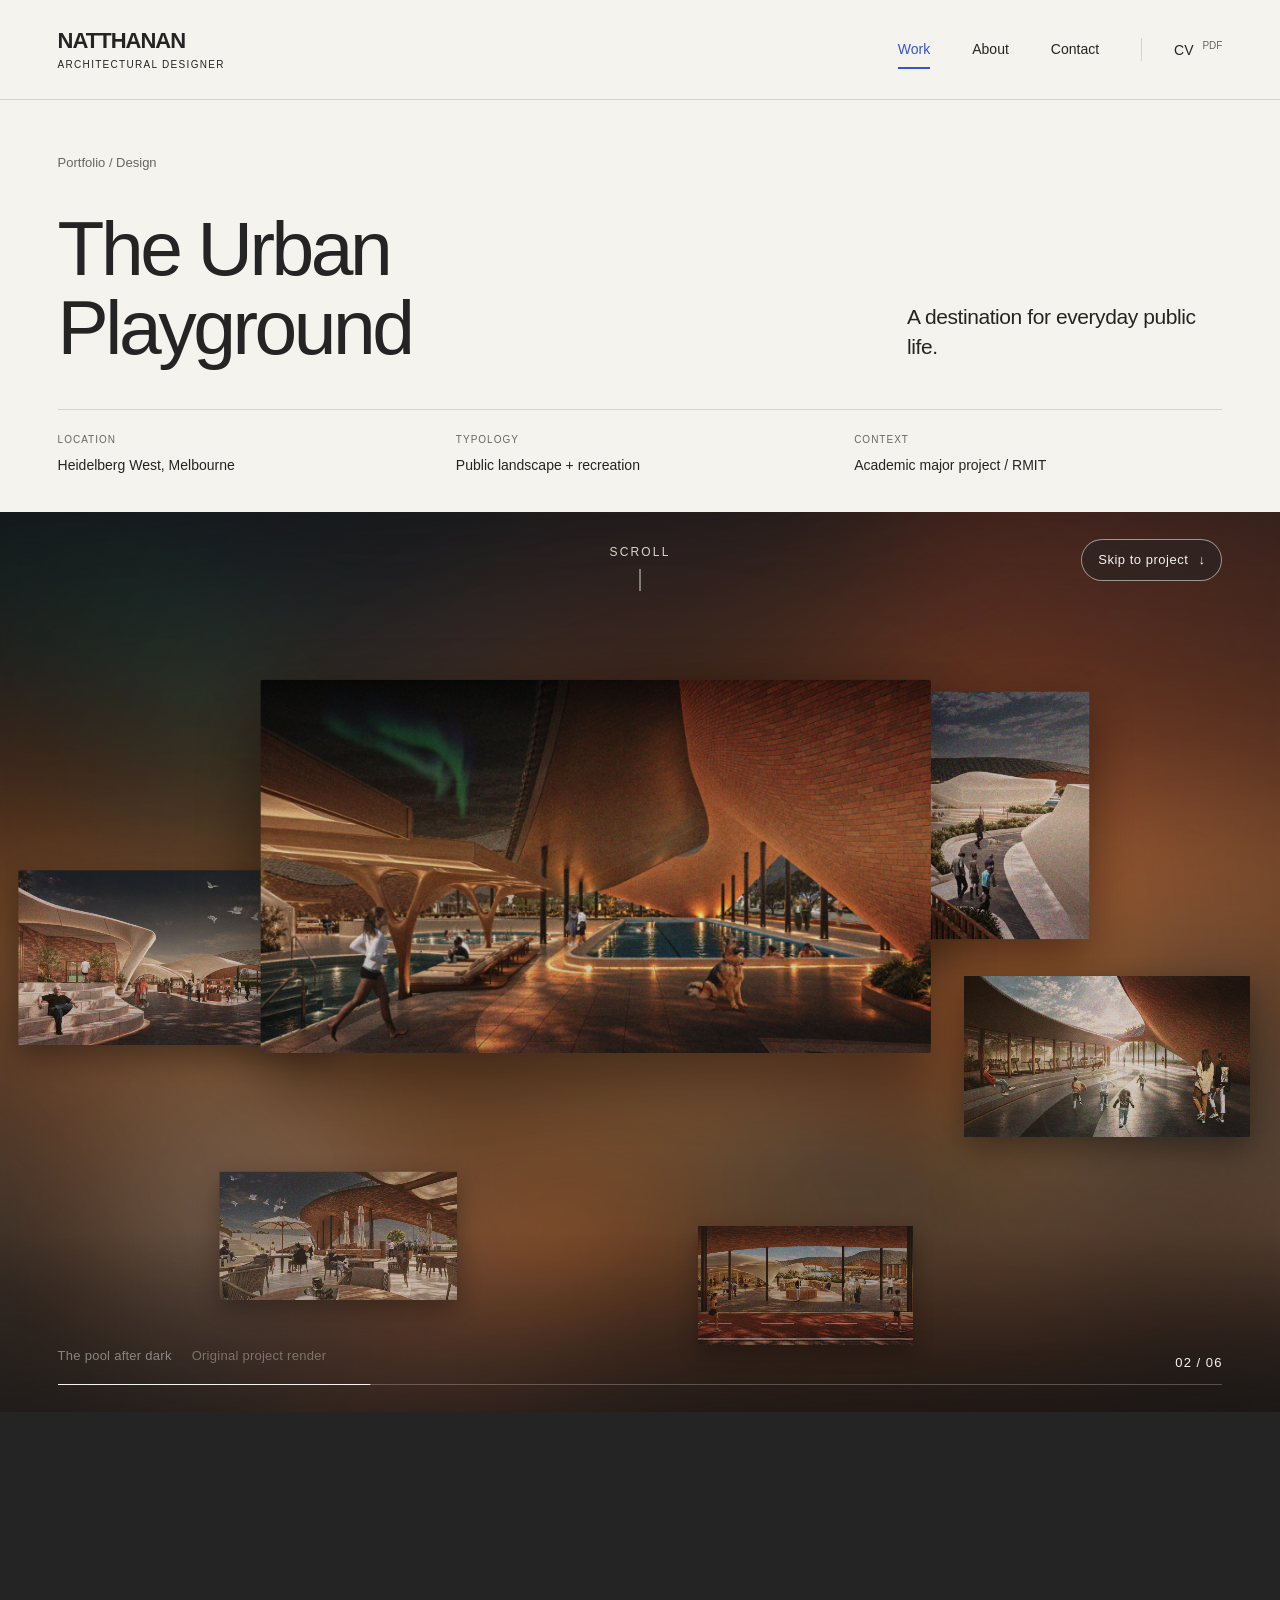
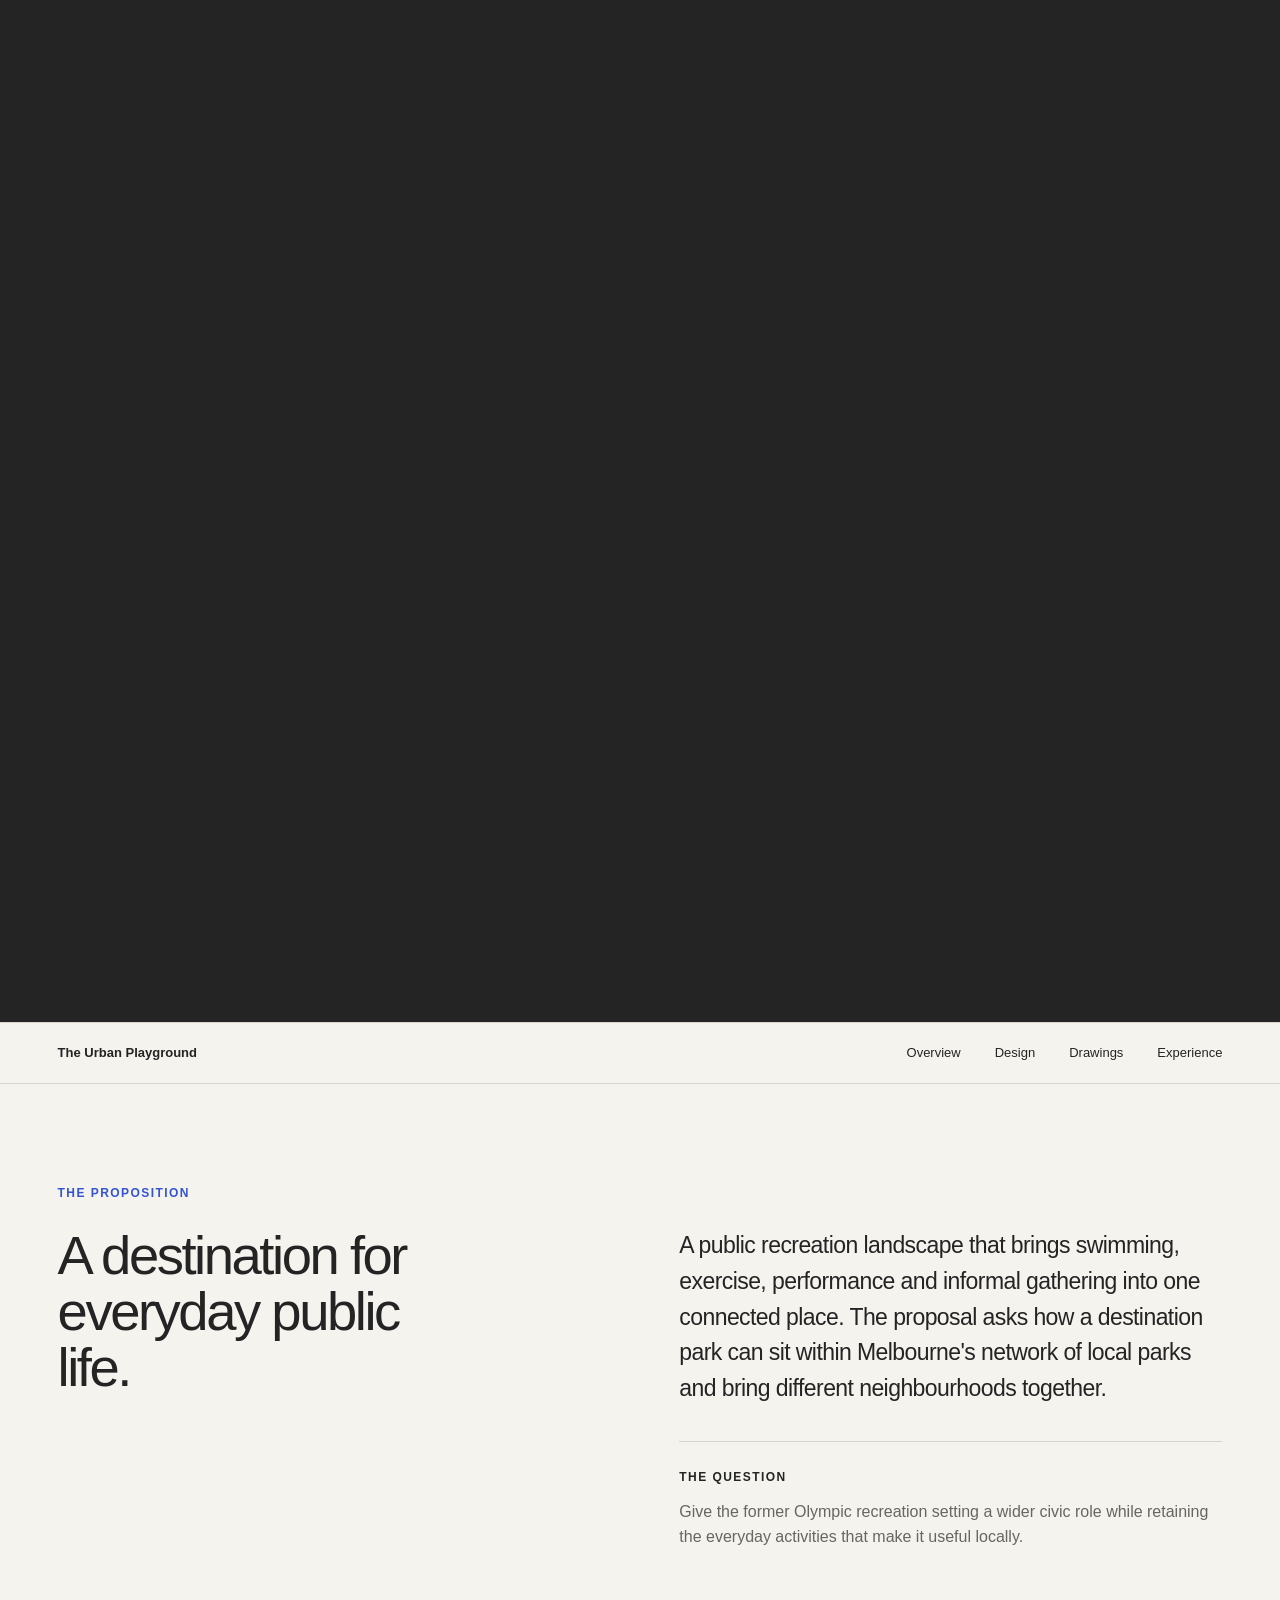
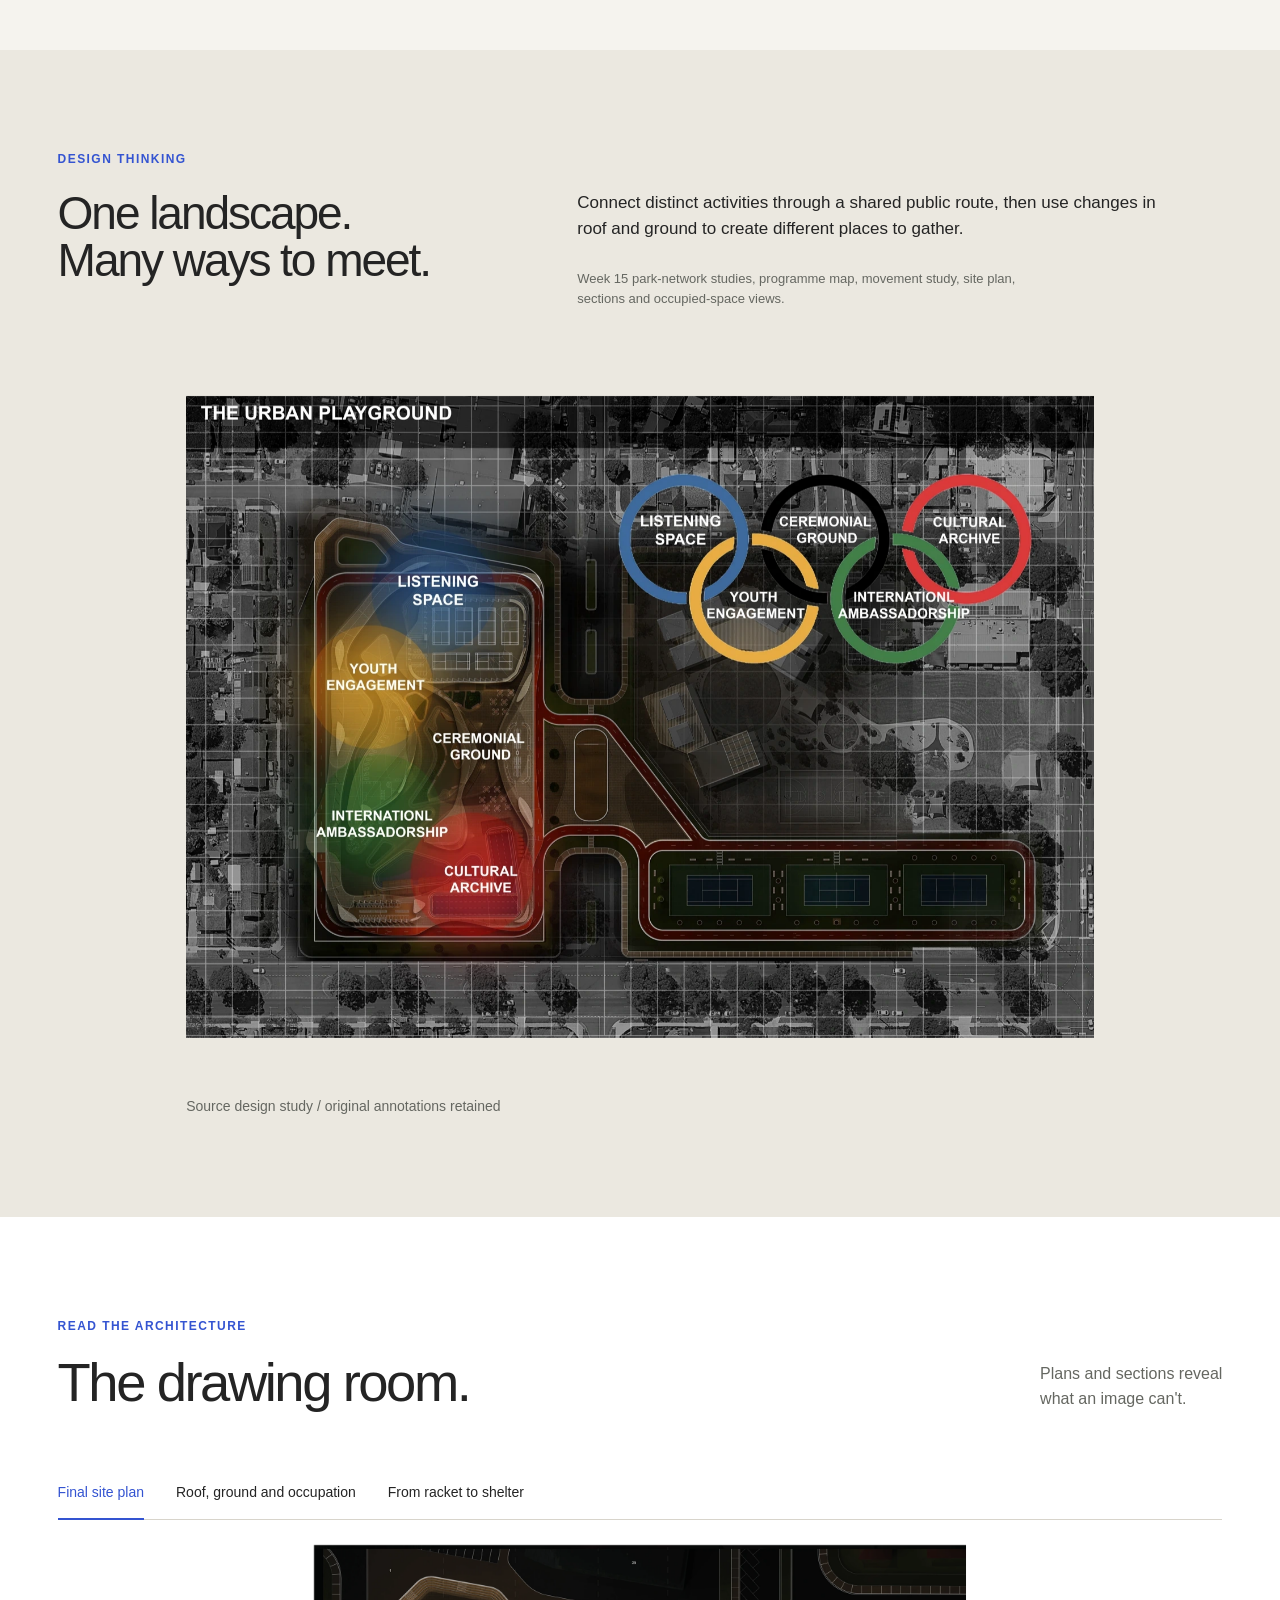
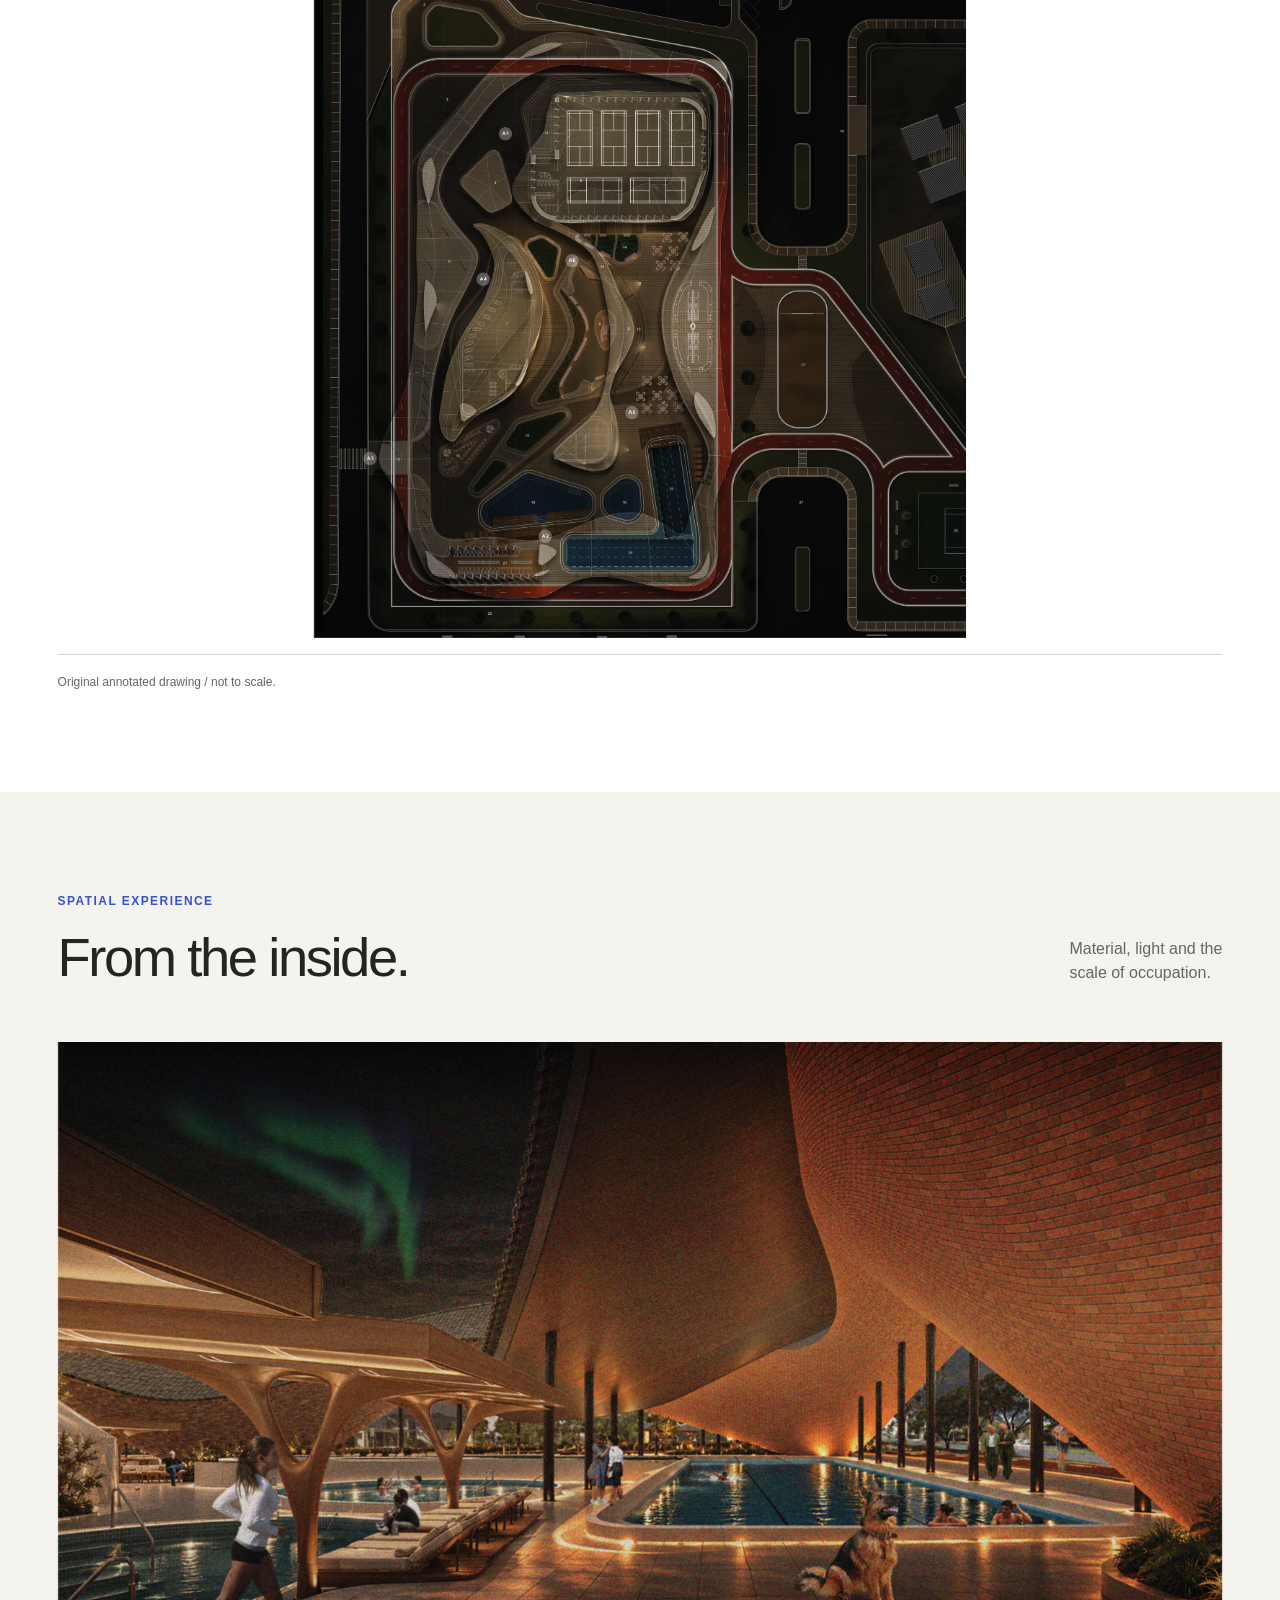
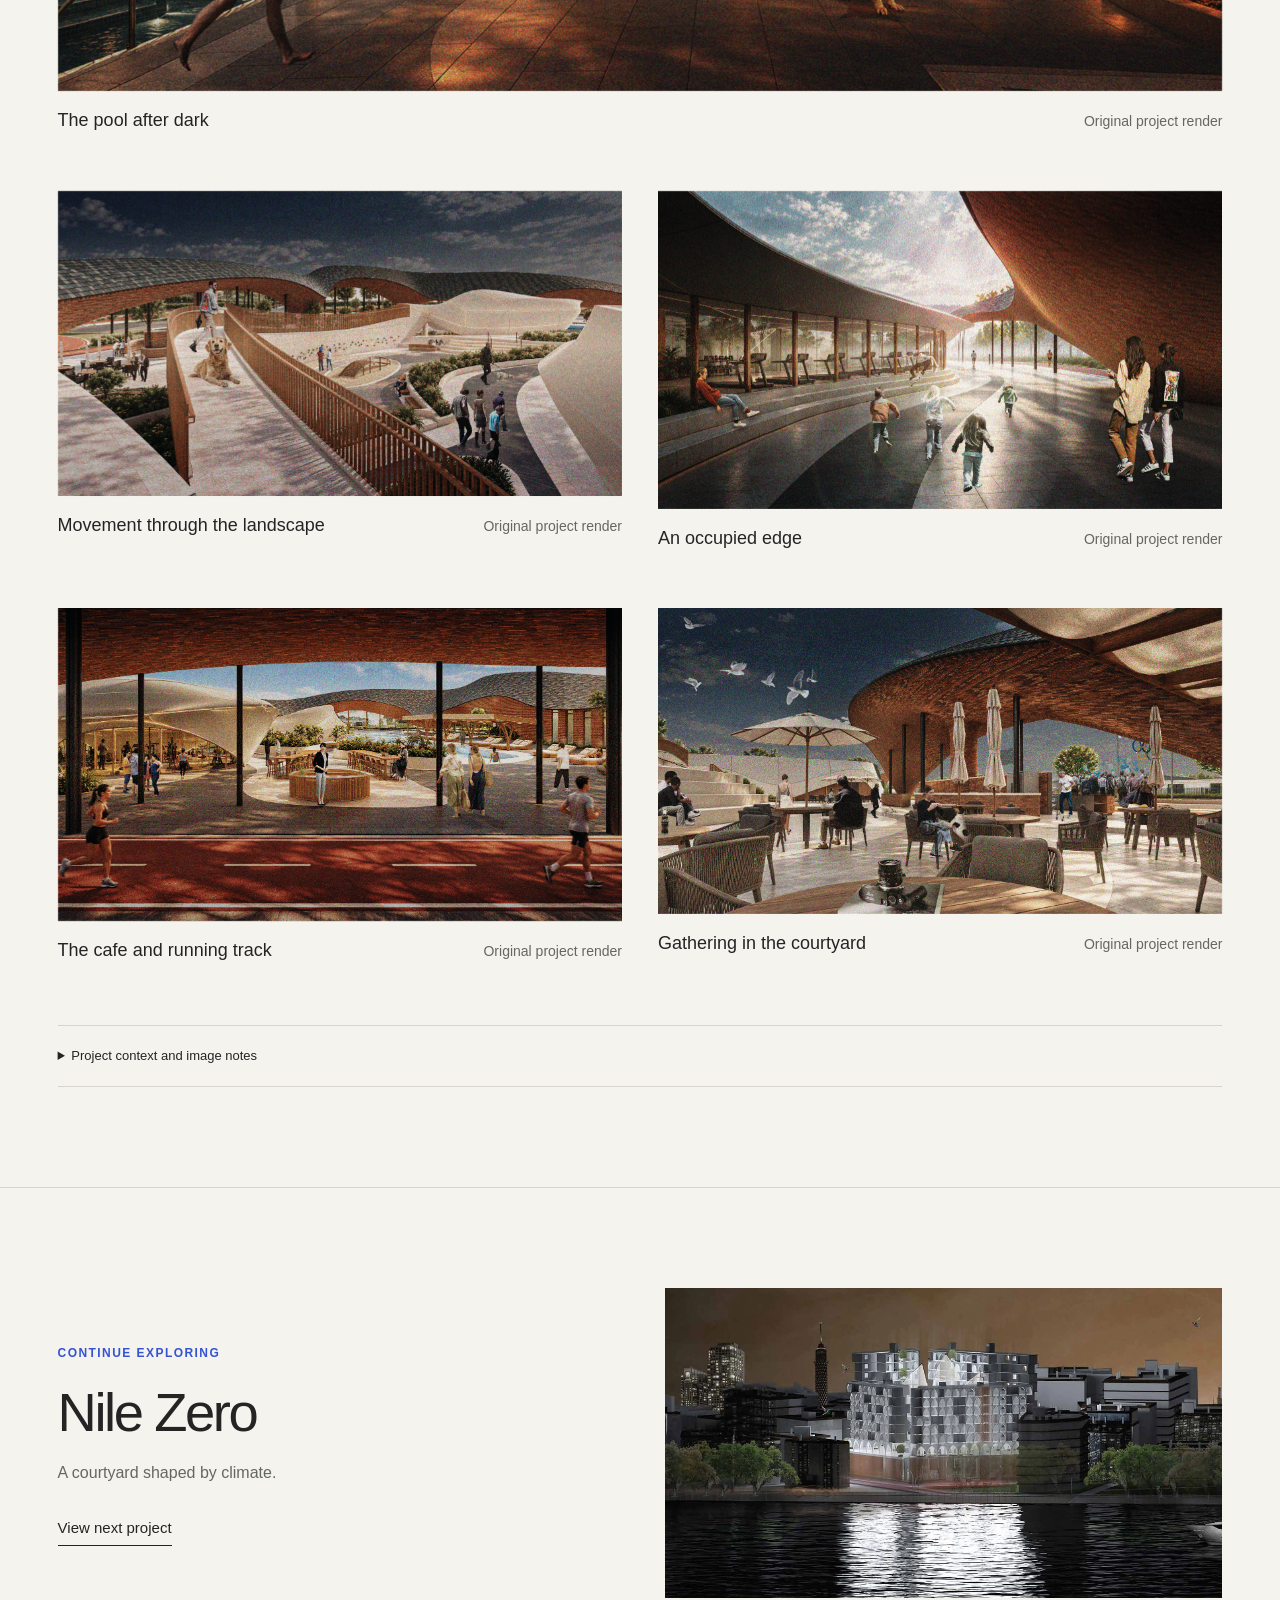
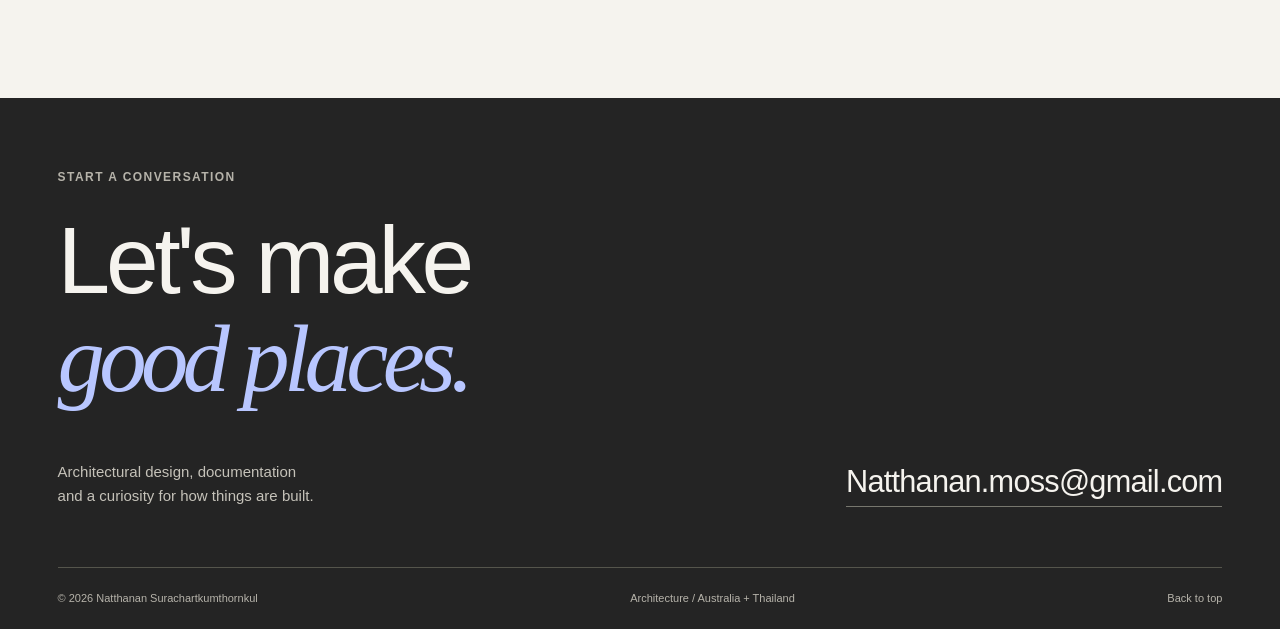
<file: project-urban.html>
<!doctype html><html lang="en"><head><meta charset="utf-8"><meta name="viewport" content="width=device-width,initial-scale=1"><meta name="description" content="A public recreation landscape that brings swimming, exercise, performance and informal gathering into one connected place. The proposal asks how a destination park can sit within Melbourne&#x27;s network of local parks and bring different neighbourhoods together."><meta name="robots" content="noindex,nofollow"><meta name="theme-color" content="#f5f3ee"><title>The Urban Playground — Natthanan</title><link rel="icon" href="favicon.svg" type="image/svg+xml"><link rel="stylesheet" href="style.css?v=20261122-1"><link rel="stylesheet" href="study-images.css?v=20261121-3"><script src="carousel-data.js?v=20261121-4"></script><script src="app.js?v=20261121-3" defer></script><link rel="stylesheet" href="urban-project.css?v=20261122-1"><link rel="stylesheet" href="render-sequence.css?v=20261122-7"><script src="render-sequence.js?v=20261122-7" defer></script></head><body id="top" class="urban-page"><a class="skip-link" href="#main">Skip to content</a><header class="site-header"><a class="wordmark" href="index.html" aria-label="Natthanan home">NATTHANAN<span>ARCHITECTURAL DESIGNER</span></a><nav aria-label="Main navigation"><a aria-current="page" href="work.html">Work</a><a href="index.html#about">About</a><a href="index.html#contact">Contact</a><a class="nav-cv" href="downloads/Natthanan_CV.pdf" target="_blank" rel="noopener">CV <span>PDF</span></a></nav></header><main id="main"><section class="project-heading section" data-preview="Project introduction"><a class="breadcrumb" href="work.html">Portfolio / Design</a><div class="project-title"><h1>The Urban Playground</h1><p>A destination for everyday public life.</p></div><dl class="project-metadata"><div><dt>LOCATION</dt><dd>Heidelberg West, Melbourne</dd></div><div><dt>TYPOLOGY</dt><dd>Public landscape + recreation</dd></div><div><dt>CONTEXT</dt><dd>Academic major project / RMIT</dd></div></dl></section><section class="render-sequence" aria-label="Project renders, 6 images" data-preview="Project hero"><div class="rs-stage"><figure class="rs-frame"><img class="rs-glow" src="assets/urban_amphi_original.webp" alt="" aria-hidden="true" loading="eager" decoding="async"><img class="rs-image" src="assets/urban_amphi_original.webp" alt="The Urban Playground" width="1670" height="942" loading="eager" decoding="async"><figcaption><strong>The amphitheatre</strong><span>Original project render</span></figcaption></figure><figure class="rs-frame"><img class="rs-glow" src="assets/urban_evening_original.webp" alt="" aria-hidden="true" loading="eager" decoding="async"><img class="rs-image" src="assets/urban_evening_original.webp" alt="The pool after dark" width="1680" height="936" loading="lazy" decoding="async"><figcaption><strong>The pool after dark</strong><span>Original project render</span></figcaption></figure><figure class="rs-frame"><img class="rs-glow" src="assets/urban_pool_original.webp" alt="" aria-hidden="true" loading="eager" decoding="async"><img class="rs-image" src="assets/urban_pool_original.webp" alt="Movement through the landscape" width="1705" height="923" loading="lazy" decoding="async"><figcaption><strong>Movement through the landscape</strong><span>Original project render</span></figcaption></figure><figure class="rs-frame"><img class="rs-glow" src="assets/urban_interior_original.webp" alt="" aria-hidden="true" loading="eager" decoding="async"><img class="rs-image" src="assets/urban_interior_original.webp" alt="An occupied edge" width="1672" height="941" loading="lazy" decoding="async"><figcaption><strong>An occupied edge</strong><span>Original project render</span></figcaption></figure><figure class="rs-frame"><img class="rs-glow" src="assets/urban_cafe_original.webp" alt="" aria-hidden="true" loading="eager" decoding="async"><img class="rs-image" src="assets/urban_cafe_original.webp" alt="The cafe and running track" width="1685" height="934" loading="lazy" decoding="async"><figcaption><strong>The cafe and running track</strong><span>Original project render</span></figcaption></figure><figure class="rs-frame"><img class="rs-glow" src="assets/urban_courtyard_original.webp" alt="" aria-hidden="true" loading="eager" decoding="async"><img class="rs-image" src="assets/urban_courtyard_original.webp" alt="Gathering in the courtyard" width="1705" height="922" loading="lazy" decoding="async"><figcaption><strong>Gathering in the courtyard</strong><span>Original project render</span></figcaption></figure><div class="rs-ui" aria-hidden="true"><div class="rs-count"><span class="rs-current">01</span> / 06</div><div class="rs-progress"><span></span></div></div><span class="rs-hint" aria-hidden="true">Scroll</span><a class="rs-skip" href="#overview">Skip to project <span aria-hidden="true">↓</span></a></div></section><nav class="project-nav" aria-label="Project sections"><span>The Urban Playground</span><a href="#overview">Overview</a><a href="#design">Design</a><a href="#drawings">Drawings</a><a href="#experience">Experience</a></nav><section id="overview" class="section project-overview" data-preview="Project overview"><div class="eyebrow blue">THE PROPOSITION</div><div class="overview-grid"><h2>A destination for everyday public life.</h2><div><p class="large-copy">A public recreation landscape that brings swimming, exercise, performance and informal gathering into one connected place. The proposal asks how a destination park can sit within Melbourne's network of local parks and bring different neighbourhoods together.</p><div class="challenge"><span class="eyebrow">THE QUESTION</span><p>Give the former Olympic recreation setting a wider civic role while retaining the everyday activities that make it useful locally.</p></div></div></div></section><section id="design" class="section project-design" data-preview="Design decision"><div class="decision-text"><div class="eyebrow blue">DESIGN THINKING</div><h2>One landscape.<br>Many ways to meet.</h2><p>Connect distinct activities through a shared public route, then use changes in roof and ground to create different places to gather.</p><p class="evidence">Week 15 park-network studies, programme map, movement study, site plan, sections and occupied-space views.</p></div><figure><button class="drawing-button" data-image="assets/urban_w15_program.webp" data-caption="The Urban Playground — source design study"><img src="assets/urban_w15_program.webp" alt="The Urban Playground source design study" width="1600" height="1131" class="" loading="lazy"><span class="zoom-label">Inspect study</span></button><figcaption>Source design study / original annotations retained</figcaption></figure></section><section id="drawings" class="section project-drawings" data-preview="Drawing explorer"><div class="section-top"><div><div class="eyebrow blue">READ THE ARCHITECTURE</div><h2>The drawing room.</h2></div><p>Plans and sections reveal<br>what an image can't.</p></div><div class="drawing-tabs" role="tablist" aria-label="Project drawings"><button role="tab" id="tab-0" aria-controls="panel-0" aria-selected="true" tabindex="0" data-tab="0">Final site plan</button><button role="tab" id="tab-1" aria-controls="panel-1" aria-selected="false" tabindex="-1" data-tab="1">Roof, ground and occupation</button><button role="tab" id="tab-2" aria-controls="panel-2" aria-selected="false" tabindex="-1" data-tab="2">From racket to shelter</button></div><div class="drawing-panels"><div role="tabpanel" id="panel-0" aria-labelledby="tab-0" ><button class="drawing-button" data-image="assets/urban_plan.webp" data-caption="Final site plan — Original annotated drawing / not to scale."><img src="assets/urban_plan.webp" alt="Final site plan" width="1809" height="1920" class=" portrait-asset portrait-image" loading="lazy"><span class="zoom-label">Inspect drawing</span></button><p class="caption">Original annotated drawing / not to scale.</p></div><div role="tabpanel" id="panel-1" aria-labelledby="tab-1" hidden><button class="drawing-button" data-image="assets/urban_sections.webp" data-caption="Roof, ground and occupation — Original sections explain the changing levels and canopy."><img src="assets/urban_sections.webp" alt="Roof, ground and occupation" width="1920" height="938" class="" loading="lazy"><span class="zoom-label">Inspect drawing</span></button><p class="caption">Original sections explain the changing levels and canopy.</p></div><div role="tabpanel" id="panel-2" aria-labelledby="tab-2" hidden><button class="drawing-button" data-image="assets/urban_kiosk.webp" data-caption="From racket to shelter — The source explicitly translates a tennis racket into the kiosk canopy and branching support."><img src="assets/urban_kiosk.webp" alt="From racket to shelter" width="1774" height="887" class="" loading="lazy"><span class="zoom-label">Inspect drawing</span></button><p class="caption">The source explicitly translates a tennis racket into the kiosk canopy and branching support.</p></div></div></section><section id="experience" class="section project-experience" data-preview="Spatial experience"><div class="section-top"><div><div class="eyebrow blue">SPATIAL EXPERIENCE</div><h2>From the inside.</h2></div><p>Material, light and the<br>scale of occupation.</p></div><div class="experience-grid urban-original-gallery"><figure class="urban-wide"><button class="gallery-button" data-image="assets/urban_evening_original.webp" data-caption="The pool after dark — Original project render" aria-label="View image: The pool after dark"><img src="assets/urban_evening_original.webp" alt="The pool after dark" width="1680" height="936" loading="lazy"><span class="zoom-label">View image</span></button><figcaption><strong>The pool after dark</strong><span>Original project render</span></figcaption></figure><figure><button class="gallery-button" data-image="assets/urban_pool_original.webp" data-caption="Movement through the landscape — Original project render" aria-label="View image: Movement through the landscape"><img src="assets/urban_pool_original.webp" alt="Movement through the landscape" width="1705" height="923" loading="lazy"><span class="zoom-label">View image</span></button><figcaption><strong>Movement through the landscape</strong><span>Original project render</span></figcaption></figure><figure><button class="gallery-button" data-image="assets/urban_interior_original.webp" data-caption="An occupied edge — Original project render" aria-label="View image: An occupied edge"><img src="assets/urban_interior_original.webp" alt="An occupied edge" width="1672" height="941" loading="lazy"><span class="zoom-label">View image</span></button><figcaption><strong>An occupied edge</strong><span>Original project render</span></figcaption></figure><figure><button class="gallery-button" data-image="assets/urban_cafe_original.webp" data-caption="The cafe and running track — Original project render" aria-label="View image: The cafe and running track"><img src="assets/urban_cafe_original.webp" alt="The cafe and running track" width="1685" height="934" loading="lazy"><span class="zoom-label">View image</span></button><figcaption><strong>The cafe and running track</strong><span>Original project render</span></figcaption></figure><figure><button class="gallery-button" data-image="assets/urban_courtyard_original.webp" data-caption="Gathering in the courtyard — Original project render" aria-label="View image: Gathering in the courtyard"><img src="assets/urban_courtyard_original.webp" alt="Gathering in the courtyard" width="1705" height="922" loading="lazy"><span class="zoom-label">View image</span></button><figcaption><strong>Gathering in the courtyard</strong><span>Original project render</span></figcaption></figure></div><details class="source-note"><summary>Project context and image notes</summary><p>Academic major project / RMIT. New schematic explanation of the Week 15 proposal. It describes design logic, not measured performance or a sequence of rejected options.</p><p>The six perspective views are original project renders, presented in their original colours and proportions. Original drawings remain the reference for dimensions, labels and geometry.</p></details></section><section class="next-project section" data-preview="Next project"><div><span class="eyebrow blue">CONTINUE EXPLORING</span><h2><a href="project-nile.html">Nile Zero</a></h2><p>A courtyard shaped by climate.</p><a class="text-link" href="project-nile.html">View next project</a></div><a href="project-nile.html"><img src="assets/nile_river_view.webp" alt="Nile Zero" width="1600" height="585" class="" loading="lazy"></a></section></main><footer id="contact" data-preview="Contact" class="contact"><div class="eyebrow">START A CONVERSATION</div><h2>Let's make<br><em>good places.</em></h2><div class="contact-bottom"><p>Architectural design, documentation<br>and a curiosity for how things are built.</p><a class="email" href="mailto:Natthanan.moss@gmail.com">Natthanan.moss@gmail.com</a></div><div class="footer-line"><span>© 2026 Natthanan Surachartkumthornkul</span><span>Architecture / Australia + Thailand</span><a href="#top">Back to top</a></div></footer><dialog id="image-dialog" aria-label="Project image viewer"><div class="viewer-bar"><span id="viewer-caption"></span><button type="button" id="close-viewer">Close</button></div><div class="viewer-scroll"><img id="viewer-image" alt=""></div><div class="viewer-bottom"><span>Original image proportions retained.</span><button id="zoom-viewer" type="button">Zoom in</button></div></dialog></body></html>
</file>
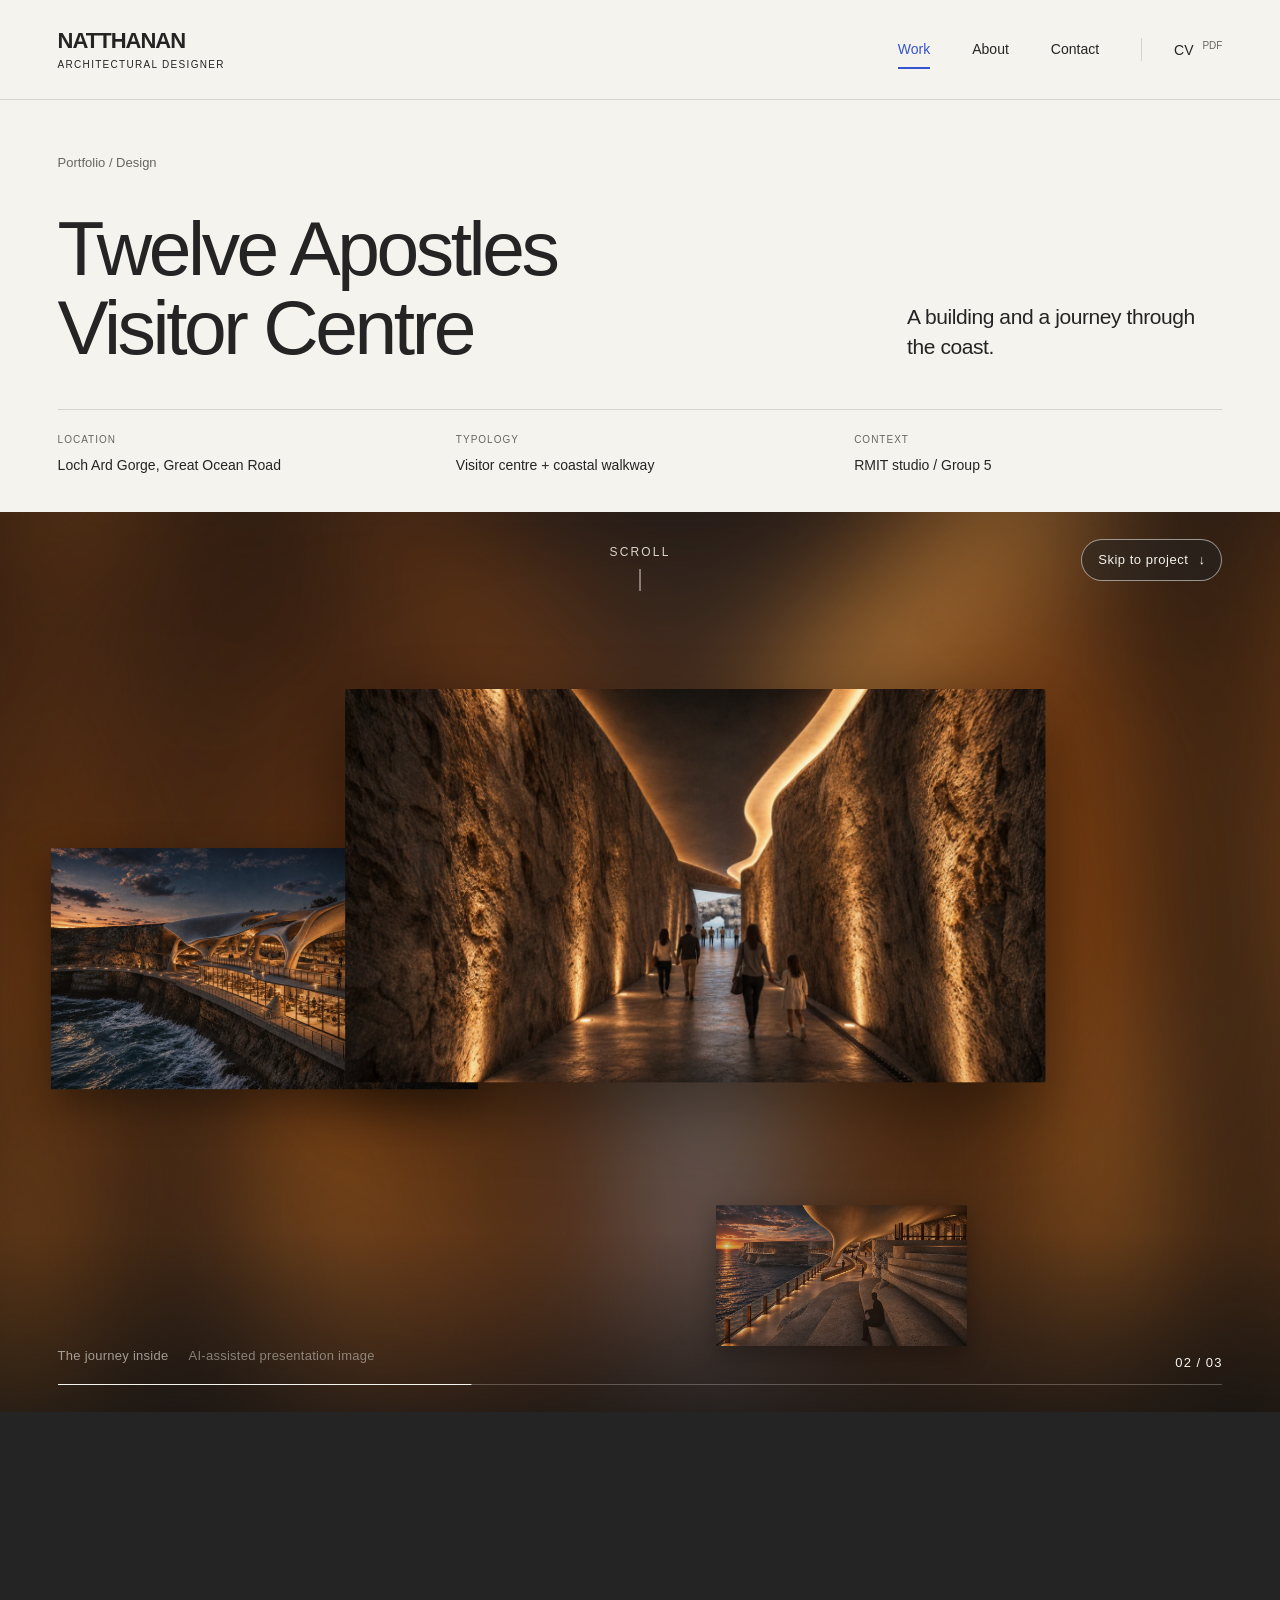
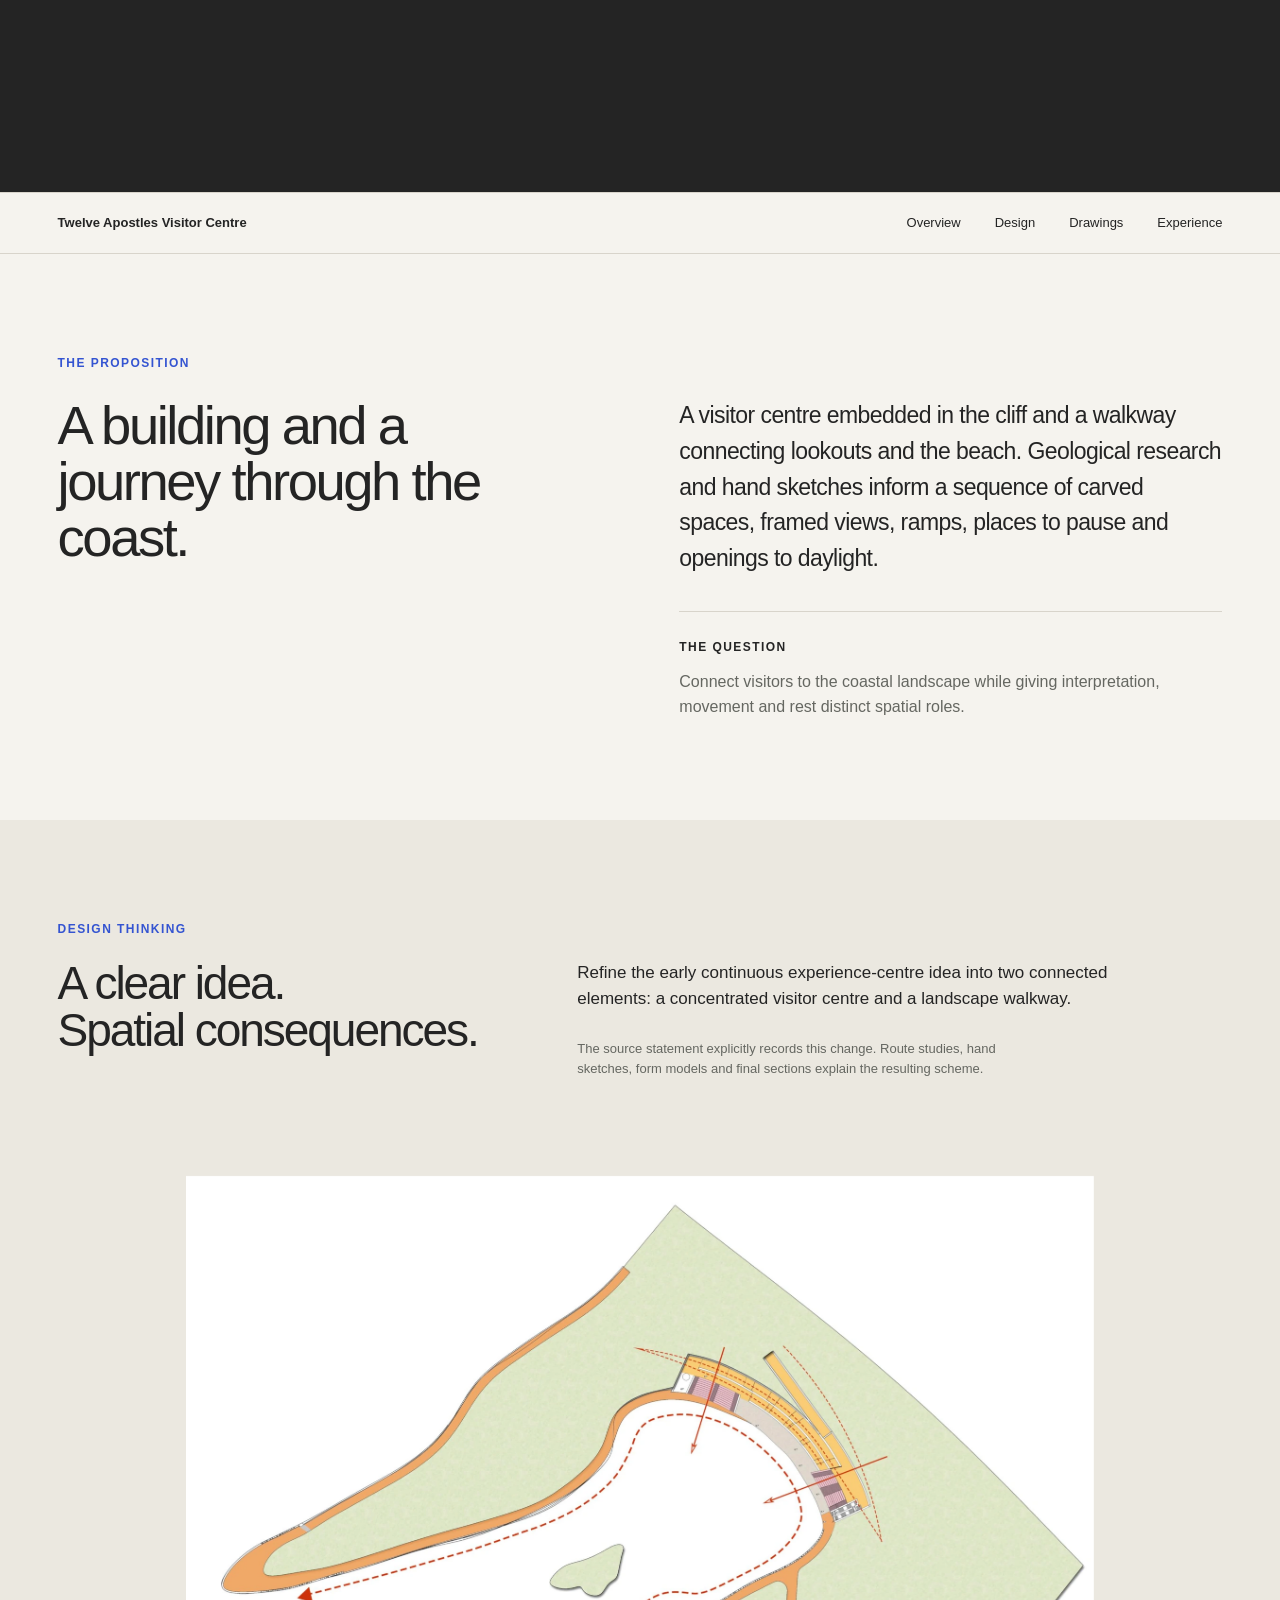
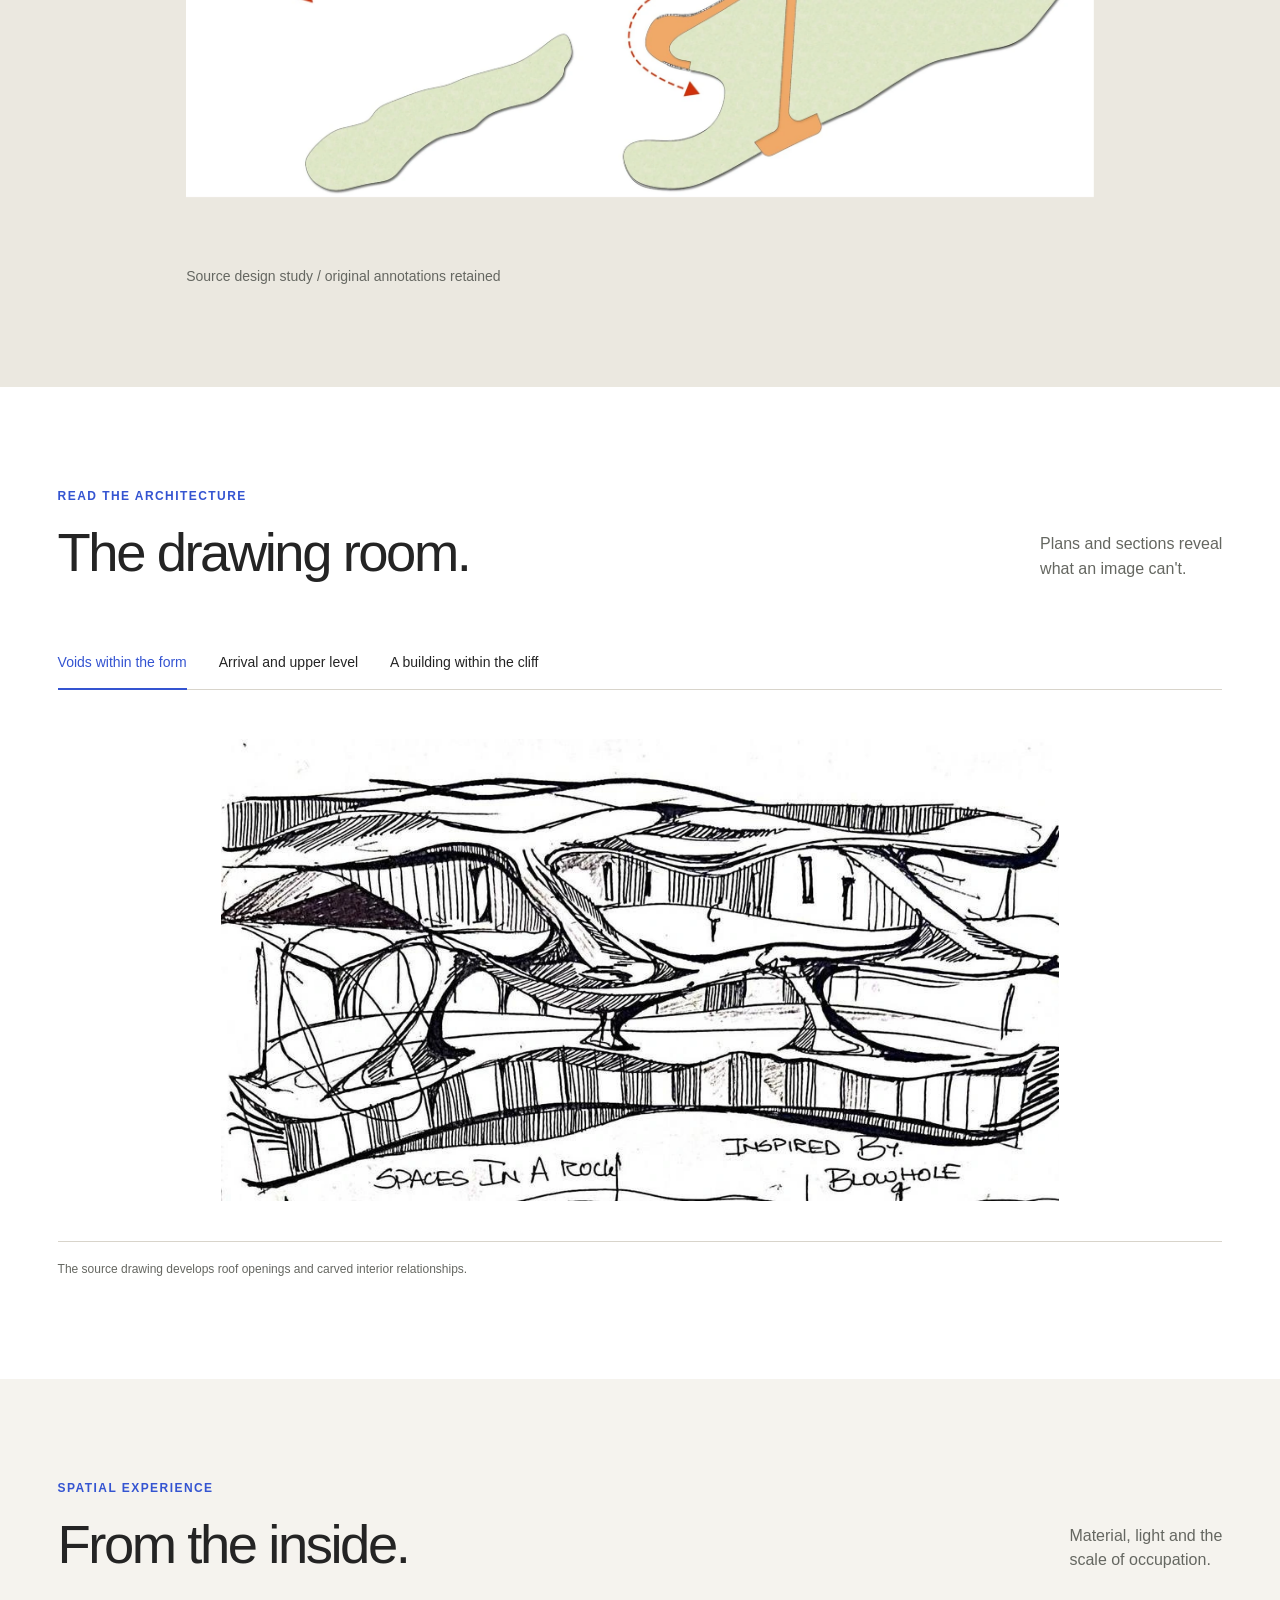
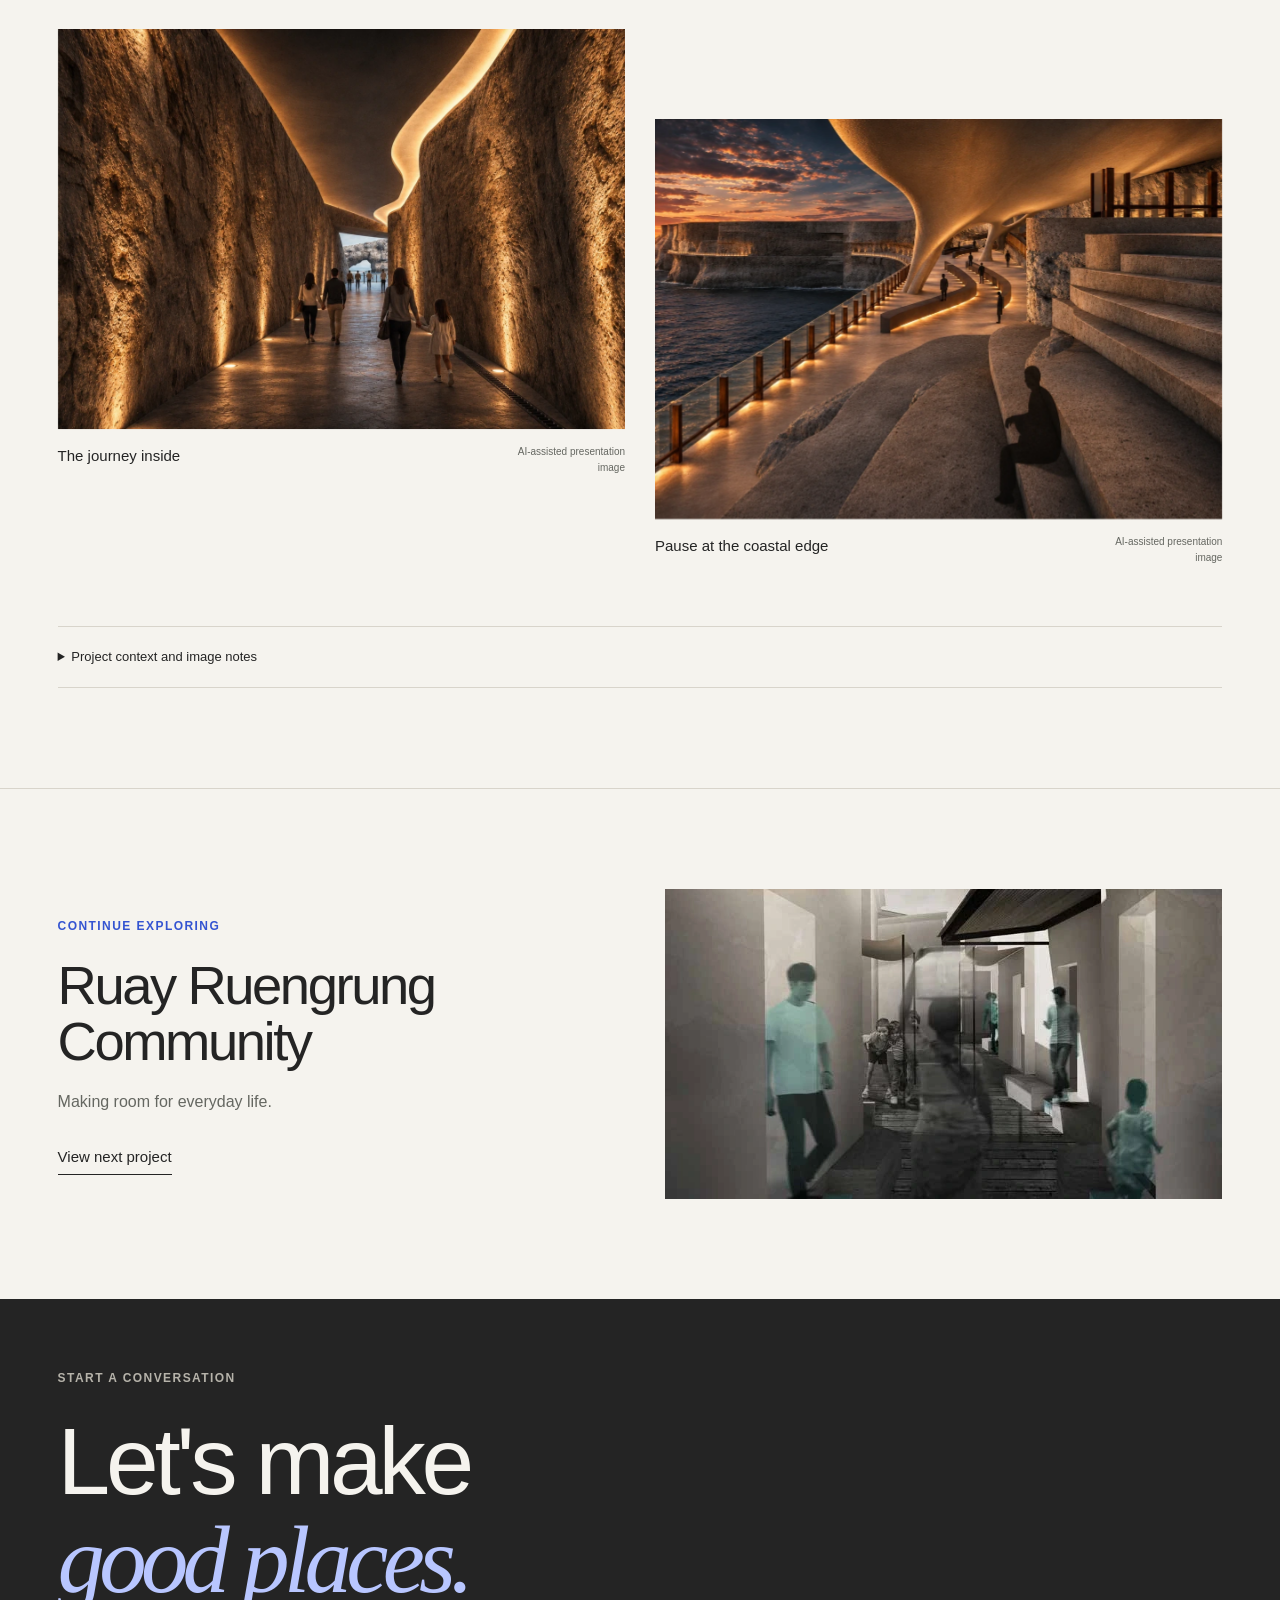
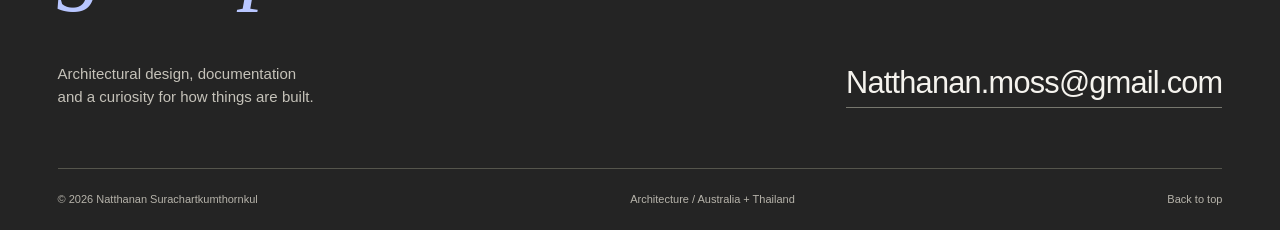
<file: project-visitor.html>
<!doctype html><html lang="en"><head><meta charset="utf-8"><meta name="viewport" content="width=device-width,initial-scale=1"><meta name="description" content="A visitor centre embedded in the cliff and a walkway connecting lookouts and the beach. Geological research and hand sketches inform a sequence of carved spaces, framed views, ramps, places to pause and openings to daylight."><meta name="robots" content="noindex,nofollow"><meta name="theme-color" content="#f5f3ee"><title>Twelve Apostles Visitor Centre — Natthanan</title><link rel="icon" href="favicon.svg" type="image/svg+xml"><link rel="stylesheet" href="style.css?v=20261122-1"><link rel="stylesheet" href="study-images.css?v=20261121-3"><script src="carousel-data.js?v=20261121-4"></script><script src="app.js?v=20261121-3" defer></script><link rel="stylesheet" href="render-sequence.css?v=20261122-7"><script src="render-sequence.js?v=20261122-7" defer></script></head><body id="top"><a class="skip-link" href="#main">Skip to content</a><header class="site-header"><a class="wordmark" href="index.html" aria-label="Natthanan home">NATTHANAN<span>ARCHITECTURAL DESIGNER</span></a><nav aria-label="Main navigation"><a aria-current="page" href="work.html">Work</a><a href="index.html#about">About</a><a href="index.html#contact">Contact</a><a class="nav-cv" href="downloads/Natthanan_CV.pdf" target="_blank" rel="noopener">CV <span>PDF</span></a></nav></header><main id="main"><section class="project-heading section" data-preview="Project introduction"><a class="breadcrumb" href="work.html">Portfolio / Design</a><div class="project-title"><h1>Twelve Apostles Visitor Centre</h1><p>A building and a journey through the coast.</p></div><dl class="project-metadata"><div><dt>LOCATION</dt><dd>Loch Ard Gorge, Great Ocean Road</dd></div><div><dt>TYPOLOGY</dt><dd>Visitor centre + coastal walkway</dd></div><div><dt>CONTEXT</dt><dd>RMIT studio / Group 5</dd></div></dl></section><section class="render-sequence" aria-label="Project renders, 3 images" data-preview="Project hero"><div class="rs-stage"><figure class="rs-frame"><img class="rs-glow" src="assets/visitor_hero.webp" alt="" aria-hidden="true" loading="eager" decoding="async"><img class="rs-image" src="assets/visitor_hero.webp" alt="Twelve Apostles Visitor Centre" width="1600" height="902" loading="eager" decoding="async"><figcaption><strong>Twelve Apostles Visitor Centre</strong><span>AI-assisted presentation image</span></figcaption></figure><figure class="rs-frame"><img class="rs-glow" src="assets/visitor_gallery.webp" alt="" aria-hidden="true" loading="eager" decoding="async"><img class="rs-image" src="assets/visitor_gallery.webp" alt="The journey inside" width="1600" height="900" loading="lazy" decoding="async"><figcaption><strong>The journey inside</strong><span>AI-assisted presentation image</span></figcaption></figure><figure class="rs-frame"><img class="rs-glow" src="assets/visitor_coast.webp" alt="" aria-hidden="true" loading="eager" decoding="async"><img class="rs-image" src="assets/visitor_coast.webp" alt="Pause at the coastal edge" width="1600" height="899" loading="lazy" decoding="async"><figcaption><strong>Pause at the coastal edge</strong><span>AI-assisted presentation image</span></figcaption></figure><div class="rs-ui" aria-hidden="true"><div class="rs-count"><span class="rs-current">01</span> / 03</div><div class="rs-progress"><span></span></div></div><span class="rs-hint" aria-hidden="true">Scroll</span><a class="rs-skip" href="#overview">Skip to project <span aria-hidden="true">↓</span></a></div></section><nav class="project-nav" aria-label="Project sections"><span>Twelve Apostles Visitor Centre</span><a href="#overview">Overview</a><a href="#design">Design</a><a href="#drawings">Drawings</a><a href="#experience">Experience</a></nav><section id="overview" class="section project-overview" data-preview="Project overview"><div class="eyebrow blue">THE PROPOSITION</div><div class="overview-grid"><h2>A building and a journey through the coast.</h2><div><p class="large-copy">A visitor centre embedded in the cliff and a walkway connecting lookouts and the beach. Geological research and hand sketches inform a sequence of carved spaces, framed views, ramps, places to pause and openings to daylight.</p><div class="challenge"><span class="eyebrow">THE QUESTION</span><p>Connect visitors to the coastal landscape while giving interpretation, movement and rest distinct spatial roles.</p></div></div></div></section><section id="design" class="section project-design" data-preview="Design decision"><div class="decision-text"><div class="eyebrow blue">DESIGN THINKING</div><h2>A clear idea.<br>Spatial consequences.</h2><p>Refine the early continuous experience-centre idea into two connected elements: a concentrated visitor centre and a landscape walkway.</p><p class="evidence">The source statement explicitly records this change. Route studies, hand sketches, form models and final sections explain the resulting scheme.</p></div><figure><button class="drawing-button" data-image="assets/visitor_connections.webp" data-caption="Twelve Apostles Visitor Centre — source design study"><img src="assets/visitor_connections.webp" alt="Twelve Apostles Visitor Centre source design study" width="1920" height="1314" class="" loading="lazy"><span class="zoom-label">Inspect study</span></button><figcaption>Source design study / original annotations retained</figcaption></figure></section><section id="drawings" class="section project-drawings" data-preview="Drawing explorer"><div class="section-top"><div><div class="eyebrow blue">READ THE ARCHITECTURE</div><h2>The drawing room.</h2></div><p>Plans and sections reveal<br>what an image can't.</p></div><div class="drawing-tabs" role="tablist" aria-label="Project drawings"><button role="tab" id="tab-0" aria-controls="panel-0" aria-selected="true" tabindex="0" data-tab="0">Voids within the form</button><button role="tab" id="tab-1" aria-controls="panel-1" aria-selected="false" tabindex="-1" data-tab="1">Arrival and upper level</button><button role="tab" id="tab-2" aria-controls="panel-2" aria-selected="false" tabindex="-1" data-tab="2">A building within the cliff</button></div><div class="drawing-panels"><div role="tabpanel" id="panel-0" aria-labelledby="tab-0" ><button class="drawing-button" data-image="assets/visitor_sketch_03.webp" data-caption="Voids within the form — The source drawing develops roof openings and carved interior relationships."><img src="assets/visitor_sketch_03.webp" alt="Voids within the form" width="1001" height="552" class="" loading="lazy"><span class="zoom-label">Inspect drawing</span></button><p class="caption">The source drawing develops roof openings and carved interior relationships.</p></div><div role="tabpanel" id="panel-1" aria-labelledby="tab-1" hidden><button class="drawing-button" data-image="assets/visitor_ground_bao.webp" data-caption="Arrival and upper level — Original plan / not to scale."><img src="assets/visitor_ground_bao.webp" alt="Arrival and upper level" width="1920" height="1324" class="" loading="lazy"><span class="zoom-label">Inspect drawing</span></button><p class="caption">Original plan / not to scale.</p></div><div role="tabpanel" id="panel-2" aria-labelledby="tab-2" hidden><button class="drawing-button" data-image="assets/visitor_long_sections.webp" data-caption="A building within the cliff — Original long sections explain levels and relation to the coast."><img src="assets/visitor_long_sections.webp" alt="A building within the cliff" width="1920" height="1252" class="" loading="lazy"><span class="zoom-label">Inspect drawing</span></button><p class="caption">Original long sections explain levels and relation to the coast.</p></div></div></section><section id="experience" class="section project-experience" data-preview="Spatial experience"><div class="section-top"><div><div class="eyebrow blue">SPATIAL EXPERIENCE</div><h2>From the inside.</h2></div><p>Material, light and the<br>scale of occupation.</p></div><div class="experience-grid"><figure><button class="gallery-button" data-image="assets/visitor_gallery.webp" data-caption="The journey inside"><img src="assets/visitor_gallery.webp" alt="The journey inside" width="1600" height="900" class="" loading="lazy"><span class="zoom-label">View image</span></button><figcaption><strong>The journey inside</strong><span>AI-assisted presentation image</span></figcaption></figure><figure><button class="gallery-button" data-image="assets/visitor_coast.webp" data-caption="Pause at the coastal edge"><img src="assets/visitor_coast.webp" alt="Pause at the coastal edge" width="1600" height="899" class="" loading="lazy"><span class="zoom-label">View image</span></button><figcaption><strong>Pause at the coastal edge</strong><span>AI-assisted presentation image</span></figcaption></figure></div><details class="source-note"><summary>Project context and image notes</summary><p>RMIT studio / Group 5. The split between building and walkway is documented in the source statement. The new process strip simplifies that decision; it is not a measured site or access drawing.</p><p>Images marked AI-assisted are presentation studies. Original drawings remain the reference for dimensions, labels and geometry.</p></details></section><section class="next-project section" data-preview="Next project"><div><span class="eyebrow blue">CONTINUE EXPLORING</span><h2><a href="project-community.html">Ruay Ruengrung Community</a></h2><p>Making room for everyday life.</p><a class="text-link" href="project-community.html">View next project</a></div><a href="project-community.html"><img src="assets/ruay_alley.webp" alt="Ruay Ruengrung Community" width="760" height="758" class="" loading="lazy"></a></section></main><footer id="contact" data-preview="Contact" class="contact"><div class="eyebrow">START A CONVERSATION</div><h2>Let's make<br><em>good places.</em></h2><div class="contact-bottom"><p>Architectural design, documentation<br>and a curiosity for how things are built.</p><a class="email" href="mailto:Natthanan.moss@gmail.com">Natthanan.moss@gmail.com</a></div><div class="footer-line"><span>© 2026 Natthanan Surachartkumthornkul</span><span>Architecture / Australia + Thailand</span><a href="#top">Back to top</a></div></footer><dialog id="image-dialog" aria-label="Project image viewer"><div class="viewer-bar"><span id="viewer-caption"></span><button type="button" id="close-viewer">Close</button></div><div class="viewer-scroll"><img id="viewer-image" alt=""></div><div class="viewer-bottom"><span>Original image proportions retained.</span><button id="zoom-viewer" type="button">Zoom in</button></div></dialog></body></html>
</file>
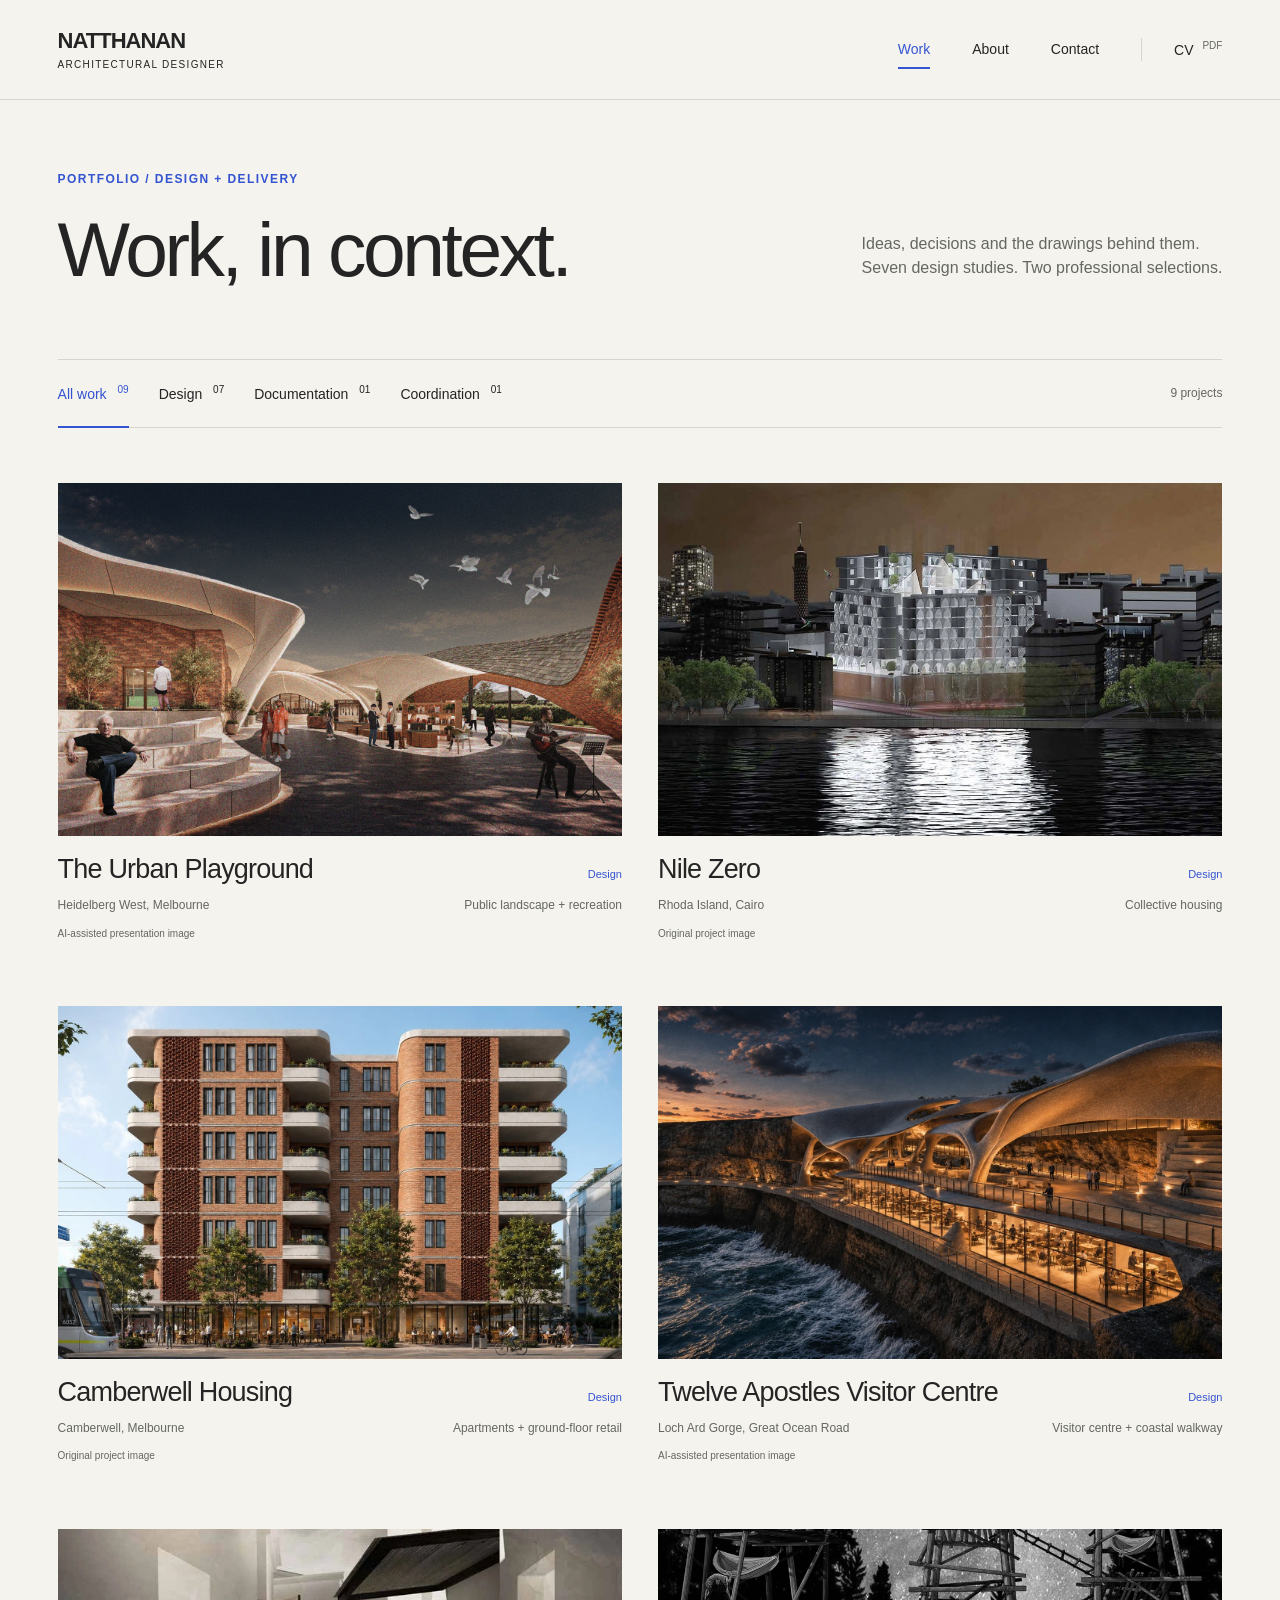
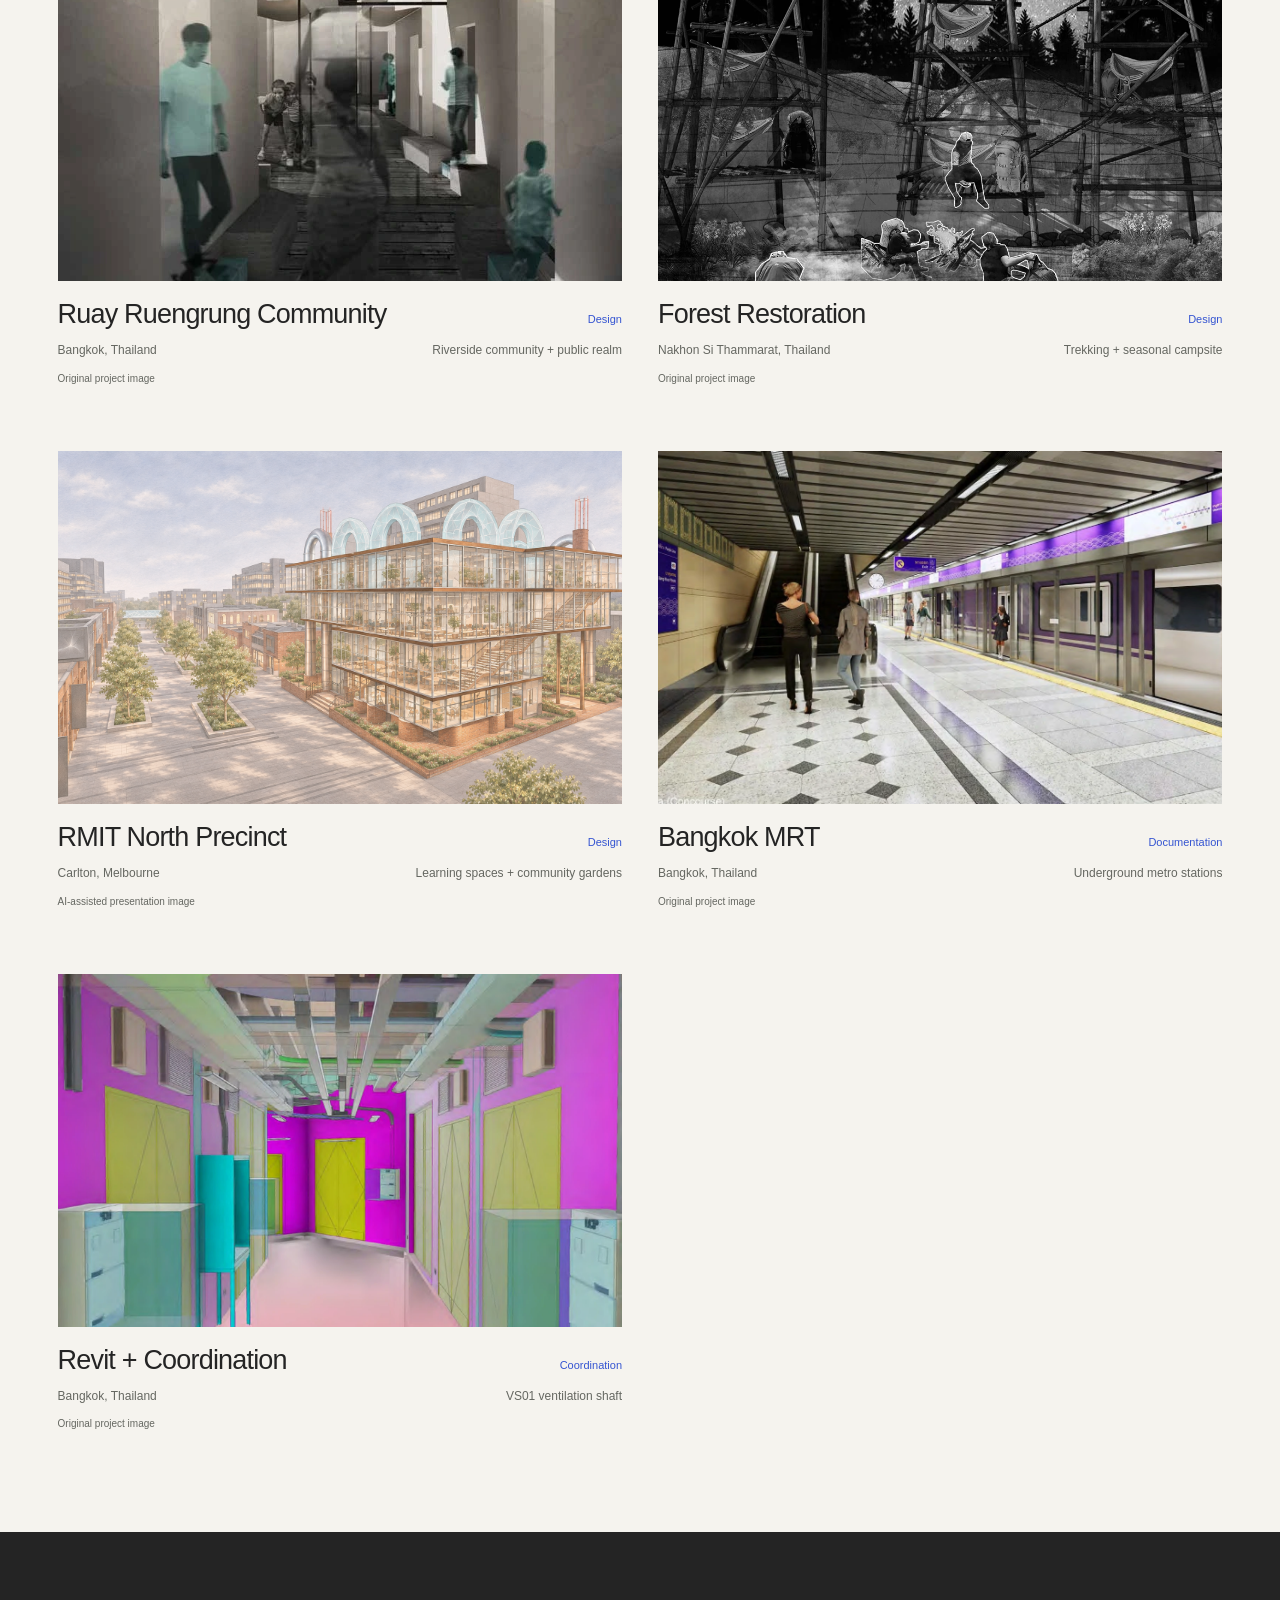
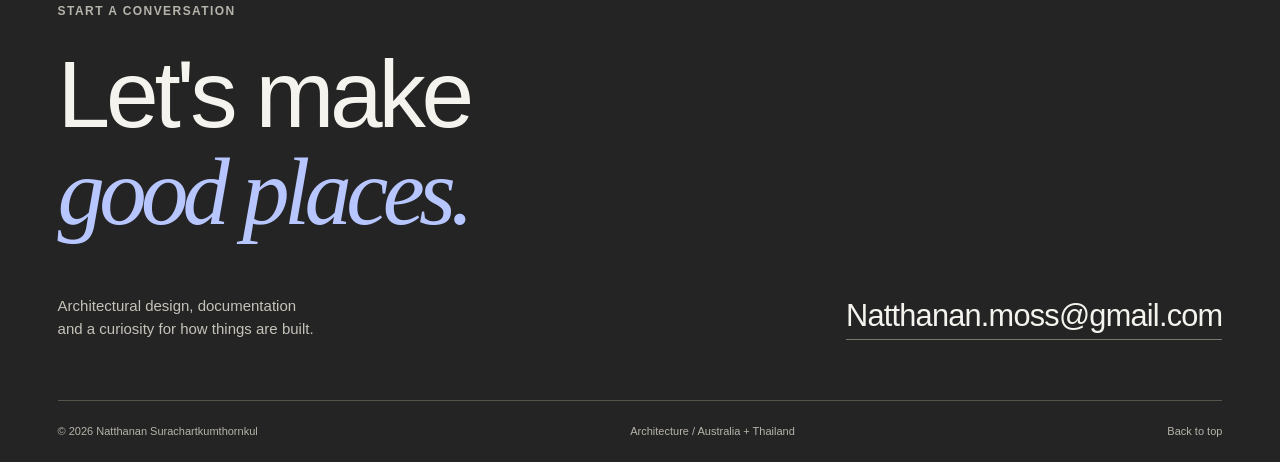
<file: work.html>
<!doctype html><html lang="en"><head><meta charset="utf-8"><meta name="viewport" content="width=device-width,initial-scale=1"><meta name="description" content="Architectural design, technical documentation and the places in between. Portfolio of Natthanan Surachartkumthornkul."><meta name="robots" content="noindex,nofollow"><meta name="theme-color" content="#f5f3ee"><title>Work — Natthanan</title><link rel="icon" href="favicon.svg" type="image/svg+xml"><link rel="stylesheet" href="style.css?v=20261122-1"><script src="carousel-data.js?v=20261121-4"></script><script src="app.js?v=20261121-3" defer></script></head><body id="top"><a class="skip-link" href="#main">Skip to content</a><header class="site-header"><a class="wordmark" href="index.html" aria-label="Natthanan home">NATTHANAN<span>ARCHITECTURAL DESIGNER</span></a><nav aria-label="Main navigation"><a aria-current="page" href="work.html">Work</a><a href="index.html#about">About</a><a href="index.html#contact">Contact</a><a class="nav-cv" href="downloads/Natthanan_CV.pdf" target="_blank" rel="noopener">CV <span>PDF</span></a></nav></header><main id="main"><section class="work-heading section" data-preview="Work introduction"><div class="eyebrow blue">PORTFOLIO / DESIGN + DELIVERY</div><div class="work-title"><h1>Work, in context.</h1><p>Ideas, decisions and the drawings behind them.<br>Seven design studies. Two professional selections.</p></div><div class="filter-bar" role="group" aria-label="Filter projects"><button class="is-active" data-filter="All" aria-pressed="true">All work <span>09</span></button><button data-filter="Design" aria-pressed="false">Design <span>07</span></button><button data-filter="Documentation" aria-pressed="false">Documentation <span>01</span></button><button data-filter="Coordination" aria-pressed="false">Coordination <span>01</span></button><span id="filter-count" aria-live="polite">9 projects</span></div></section><section class="work-catalog section" data-preview="Work collection"><div class="project-grid"><article class="project-card" data-category="Design" data-project="urban"><a class="card-image " href="project-urban.html"><img src="assets/urban_amphi_original.webp" alt="The Urban Playground" width="1670" height="942" class="" loading="lazy"><span class="image-open">View project</span></a><div class="card-heading"><h3><a href="project-urban.html">The Urban Playground</a></h3><span>Design</span></div><div class="card-sub"><span>Heidelberg West, Melbourne</span><span>Public landscape + recreation</span></div><p class="card-note">AI-assisted presentation image</p></article><article class="project-card" data-category="Design" data-project="nile"><a class="card-image " href="project-nile.html"><img src="assets/nile_river_view.webp" alt="Nile Zero" width="1600" height="585" class="" loading="lazy"><span class="image-open">View project</span></a><div class="card-heading"><h3><a href="project-nile.html">Nile Zero</a></h3><span>Design</span></div><div class="card-sub"><span>Rhoda Island, Cairo</span><span>Collective housing</span></div><p class="card-note">Original project image</p></article><article class="project-card" data-category="Design" data-project="camberwell"><a class="card-image " href="project-camberwell.html"><img src="assets/cam_front_full.webp" alt="Camberwell Housing" width="1600" height="901" class="" loading="lazy"><span class="image-open">View project</span></a><div class="card-heading"><h3><a href="project-camberwell.html">Camberwell Housing</a></h3><span>Design</span></div><div class="card-sub"><span>Camberwell, Melbourne</span><span>Apartments + ground-floor retail</span></div><p class="card-note">Original project image</p></article><article class="project-card" data-category="Design" data-project="visitor"><a class="card-image " href="project-visitor.html"><img src="assets/visitor_hero.webp" alt="Twelve Apostles Visitor Centre" width="1600" height="902" class="" loading="lazy"><span class="image-open">View project</span></a><div class="card-heading"><h3><a href="project-visitor.html">Twelve Apostles Visitor Centre</a></h3><span>Design</span></div><div class="card-sub"><span>Loch Ard Gorge, Great Ocean Road</span><span>Visitor centre + coastal walkway</span></div><p class="card-note">AI-assisted presentation image</p></article><article class="project-card" data-category="Design" data-project="community"><a class="card-image portrait-card" href="project-community.html"><img src="assets/ruay_alley.webp" alt="Ruay Ruengrung Community" width="760" height="758" class="" loading="lazy"><span class="image-open">View project</span></a><div class="card-heading"><h3><a href="project-community.html">Ruay Ruengrung Community</a></h3><span>Design</span></div><div class="card-sub"><span>Bangkok, Thailand</span><span>Riverside community + public realm</span></div><p class="card-note">Original project image</p></article><article class="project-card" data-category="Design" data-project="forest" id="forest"><a class="card-image portrait-card" href="project-forest.html"><img src="assets/forest_camp.webp" alt="Forest Restoration" width="1032" height="1600" class=" portrait-asset" loading="lazy"><span class="image-open">View project</span></a><div class="card-heading"><h3><a href="project-forest.html">Forest Restoration</a></h3><span>Design</span></div><div class="card-sub"><span>Nakhon Si Thammarat, Thailand</span><span>Trekking + seasonal campsite</span></div><p class="card-note">Original project image</p></article><article class="project-card" data-category="Design" data-project="north" id="north"><a class="card-image" href="project-north.html"><img src="assets/north_hero_tone1.webp" alt="Reinvent RMIT North Precinct" width="1674" height="940" class="" loading="lazy"><span class="image-open">View project</span></a><div class="card-heading"><h3><a href="project-north.html">RMIT North Precinct</a></h3><span>Design</span></div><div class="card-sub"><span>Carlton, Melbourne</span><span>Learning spaces + community gardens</span></div><p class="card-note">AI-assisted presentation image</p></article><article class="project-card" data-category="Documentation" data-project="metro"><a class="card-image " href="project-metro.html"><img src="assets/pp21_platform.webp" alt="Bangkok MRT" width="1600" height="773" class="" loading="lazy"><span class="image-open">View project</span></a><div class="card-heading"><h3><a href="project-metro.html">Bangkok MRT</a></h3><span>Documentation</span></div><div class="card-sub"><span>Bangkok, Thailand</span><span>Underground metro stations</span></div><p class="card-note">Original project image</p></article><article class="project-card" data-category="Coordination" data-project="coordination"><a class="card-image " href="project-coordination.html"><img src="assets/vs01_coordination.webp" alt="Revit + Coordination" width="1600" height="1378" class="" loading="lazy"><span class="image-open">View project</span></a><div class="card-heading"><h3><a href="project-coordination.html">Revit + Coordination</a></h3><span>Coordination</span></div><div class="card-sub"><span>Bangkok, Thailand</span><span>VS01 ventilation shaft</span></div><p class="card-note">Original project image</p></article></div></section></main><footer id="contact" data-preview="Contact" class="contact"><div class="eyebrow">START A CONVERSATION</div><h2>Let's make<br><em>good places.</em></h2><div class="contact-bottom"><p>Architectural design, documentation<br>and a curiosity for how things are built.</p><a class="email" href="mailto:Natthanan.moss@gmail.com">Natthanan.moss@gmail.com</a></div><div class="footer-line"><span>© 2026 Natthanan Surachartkumthornkul</span><span>Architecture / Australia + Thailand</span><a href="#top">Back to top</a></div></footer><dialog id="image-dialog" aria-label="Project image viewer"><div class="viewer-bar"><span id="viewer-caption"></span><button type="button" id="close-viewer">Close</button></div><div class="viewer-scroll"><img id="viewer-image" alt=""></div><div class="viewer-bottom"><span>Original image proportions retained.</span><button id="zoom-viewer" type="button">Zoom in</button></div></dialog></body></html>
</file>
<file: style.css>
@charset "UTF-8";
:root{--paper:#f5f3ee;--ink:#242424;--blue:#3454d1;--line:#d8d4cb;--muted:#656761;--white:#fff;--gutter:clamp(24px,4.5vw,80px)}
*{box-sizing:border-box}html{scroll-behavior:smooth;scroll-padding-top:85px}body{margin:0;background:var(--paper);color:var(--ink);font-family:Arial,Helvetica,sans-serif;font-size:16px;line-height:1.55;-webkit-font-smoothing:antialiased}a{color:inherit;text-decoration:none}button{font:inherit;color:inherit;cursor:pointer}button,a{-webkit-tap-highlight-color:transparent}button{border:0;background:none}a:focus-visible,button:focus-visible,summary:focus-visible{outline:3px solid var(--blue);outline-offset:6px}img{display:block;max-width:100%;height:auto}figure,p,h1,h2,h3{margin:0}h1,h2,h3{font-weight:400;line-height:1.03;letter-spacing:-.045em}h1{font-size:clamp(52px,6.3vw,104px)}h2{font-size:clamp(38px,4.25vw,68px)}h3{font-size:27px;letter-spacing:-.03em}em{font-family:Georgia,'Times New Roman',serif;font-weight:400;letter-spacing:-.06em}p{max-width:62ch}p+p{margin-top:22px}.blue{color:var(--blue)}.muted{color:var(--muted)}.eyebrow{font-size:12px;letter-spacing:.12em;font-weight:600;line-height:1.5}.section{padding:100px var(--gutter)}.text-link{display:inline-block;border-bottom:1px solid currentColor;padding-bottom:6px;font-size:15px}.text-link:hover{color:var(--blue)}.caption,figcaption{font-size:12px;line-height:1.6;color:var(--muted)}.skip-link{position:fixed;top:-100px;left:20px;z-index:100;background:var(--blue);color:white;padding:12px}.skip-link:focus{top:12px}.site-header{height:100px;padding:0 var(--gutter);display:flex;justify-content:space-between;align-items:center;border-bottom:1px solid var(--line)}.wordmark{font-size:22px;line-height:1.05;letter-spacing:-.045em;font-weight:600}.wordmark span{display:block;margin-top:8px;font-size:10px;font-weight:400;letter-spacing:.13em}.site-header nav{display:flex;align-items:center;gap:42px;font-size:14px}.site-header nav a{position:relative}.site-header nav a:hover,.site-header [aria-current=page]{color:var(--blue)}.site-header [aria-current=page]:after{content:'';display:block;height:2px;position:absolute;bottom:-9px;left:0;right:0;background:var(--blue)}.nav-cv{border-left:1px solid var(--line);padding-left:32px}.nav-cv span{font-size:10px;vertical-align:super;color:var(--muted);margin-left:5px}.home-hero{overflow:hidden;padding:45px 0 38px}.hero-title{padding:0 var(--gutter);display:flex;align-items:flex-end;justify-content:space-between;gap:40px;margin-bottom:42px}.hero-title h1{margin-top:24px}.hero-title em{color:var(--blue)}.hero-intro{padding-bottom:10px;padding-right:4vw}.hero-intro p{font-size:18px;line-height:1.6}.hero-intro>span{display:block;font-size:10px;letter-spacing:.09em;margin-top:25px;color:var(--muted)}.carousel{height:clamp(340px,35vw,570px);position:relative;perspective:1800px}.carousel-slide{position:absolute;width:69%;height:100%;left:15.5%;opacity:0;transform:translateX(0) scale(.8);transition:transform .65s cubic-bezier(.22,1,.36,1),opacity .45s;pointer-events:none}.carousel-slide img{width:100%;height:100%;object-fit:cover}.carousel-slide.is-current{opacity:1;z-index:3;transform:none;pointer-events:auto}.carousel-slide.is-prev{opacity:.78;z-index:1;transform:translateX(-104%) rotateY(32deg) scale(.88);transform-origin:right center;pointer-events:auto}.carousel-slide.is-next{opacity:.78;z-index:1;transform:translateX(104%) rotateY(-32deg) scale(.88);transform-origin:left center;pointer-events:auto}.carousel-slide a{display:block;height:100%}.slide-badge{position:absolute;bottom:22px;right:24px;background:var(--paper);font-size:13px;padding:11px 18px;opacity:0;transform:translateY(5px);transition:.25s}.is-current a:hover .slide-badge,.is-current a:focus-visible .slide-badge{opacity:1;transform:none}.carousel-caption{width:69%;margin:22px auto 0;display:grid;grid-template-columns:1fr auto;gap:10px 24px}.carousel-caption>a,.carousel-caption>div>a{font-size:20px;letter-spacing:-.02em}.carousel-caption p{font-size:12px;color:var(--muted);margin-top:3px}.carousel-controls{display:flex;align-items:center;gap:24px;font-size:13px}.carousel-controls button{border-bottom:1px solid var(--line);padding:8px 0}.carousel-controls button:hover{color:var(--blue)}#slide-count{font-variant-numeric:tabular-nums;font-size:11px;color:var(--muted)}#slide-note{grid-column:1/-1;font-size:10px;color:var(--muted)}.selected{padding-top:100px;border-top:1px solid var(--line);margin-top:30px}.section-top{display:flex;justify-content:space-between;align-items:flex-end;gap:40px;margin-bottom:56px}.section-top h2{margin-top:20px}.section-side{padding-bottom:6px}.section-side p{font-size:16px;color:var(--muted)}.section-side .text-link{margin-top:25px}.project-grid{display:grid;grid-template-columns:1fr 1fr;gap:64px 36px}.staggered .project-card:nth-child(even){padding-top:125px}.card-image{display:block;overflow:hidden;position:relative;background:#e6e3dc;aspect-ratio:1.6}.card-image img{width:100%;height:100%;object-fit:cover;transition:transform .8s cubic-bezier(.22,1,.36,1)}.card-image:hover img{transform:scale(1.035)}.image-open{position:absolute;bottom:18px;right:18px;background:var(--paper);padding:9px 15px;font-size:12px;opacity:0;transition:.25s}.card-image:hover .image-open,.card-image:focus-visible .image-open{opacity:1}.card-heading{display:flex;align-items:baseline;justify-content:space-between;gap:20px;margin-top:20px}.card-heading>span{font-size:11px;color:var(--blue)}.card-sub{display:flex;justify-content:space-between;gap:12px;font-size:12px;color:var(--muted);margin-top:12px}.card-note{font-size:10px;margin-top:11px;color:var(--muted)}.technical{background:#eae7df}.technical-grid{display:grid;grid-template-columns:.9fr 1.1fr;gap:8vw;margin-top:32px}.technical h2 em{color:var(--blue)}.technical p{font-size:15px;max-width:44ch}.large-copy{font-size:23px!important;line-height:1.55!important;letter-spacing:-.025em}.technical .large-copy{margin-top:32px}.practice-links{margin-top:40px;border-top:1px solid #c9c4b9}.practice-links a{display:flex;justify-content:space-between;gap:18px;border-bottom:1px solid #c9c4b9;padding:18px 0}.practice-links a:hover{color:var(--blue)}.practice-links strong{font-size:15px;font-weight:400}.practice-links span{font-size:12px;color:var(--muted)}.drawing-composition{background:#fff;padding:36px 24px 20px;display:flex;flex-direction:column;justify-content:center;gap:35px;box-shadow:0 20px 45px #24242409}.drawing-composition .caption{margin-top:0;max-width:none;font-size:11px}.drawing-button{display:block;width:100%;position:relative;padding:0}.drawing-button img{width:100%;height:100%;object-fit:contain}.about-grid{display:grid;grid-template-columns:.65fr 1.35fr;gap:10vw;align-items:start;margin-top:45px}.portrait{max-width:325px}.portrait img{width:100%;aspect-ratio:4/5;object-fit:cover}.portrait>span{display:block;margin-top:14px;font-size:11px}.about h2{font-size:clamp(38px,3.7vw,60px)}.about .large-copy{margin-top:32px}.about p:not(.large-copy){font-size:16px;max-width:55ch;margin-top:22px}.about-facts{display:grid;grid-template-columns:1fr 1fr;gap:24px;margin:35px 0;padding-top:24px;border-top:1px solid var(--line)}.about-facts span{font-size:10px;letter-spacing:.1em;color:var(--muted)}.about-facts strong{font-size:15px;font-weight:400;display:block;margin-top:10px}.about-facts small{font-size:12px;color:var(--muted)}.contact{background:var(--ink);color:var(--paper);padding:70px var(--gutter) 22px}.contact>.eyebrow{color:#b6b3aa}.contact h2{font-size:clamp(60px,7.4vw,120px);margin:26px 0 50px}.contact h2 em{color:#b8c6ff}.contact-bottom{display:flex;justify-content:space-between;align-items:flex-end;gap:24px;margin-bottom:60px}.contact-bottom p{font-size:15px;color:#c5c2b9}.email{font-size:clamp(17px,2.4vw,38px);letter-spacing:-.025em;border-bottom:1px solid #77776e;overflow-wrap:anywhere}.footer-line{display:flex;justify-content:space-between;gap:20px;font-size:11px;color:#b6b3aa;border-top:1px solid #55554c;padding-top:22px}.work-heading{padding-top:70px;padding-bottom:0}.work-title{display:flex;justify-content:space-between;align-items:flex-end;gap:40px;margin-top:22px;margin-bottom:70px}.work-title h1{font-size:clamp(54px,6vw,100px)}.work-title p{font-size:15px;color:var(--muted);padding-bottom:8px}.filter-bar{display:flex;align-items:center;gap:30px;border-top:1px solid var(--line);border-bottom:1px solid var(--line);padding:0}.filter-bar button{font-size:14px;padding:22px 0;position:relative}.filter-bar button.is-active{color:var(--blue)}.filter-bar button.is-active:after{content:'';height:2px;position:absolute;bottom:-1px;left:0;right:0;background:var(--blue)}.filter-bar button span{font-size:10px;margin-left:7px;vertical-align:super}.filter-bar>span{margin-left:auto;font-size:12px;color:var(--muted)}.work-catalog{padding-top:55px}.work-catalog .project-grid{gap:65px 36px}.work-catalog .portrait-card{aspect-ratio:1.6}.portrait-card img{object-fit:contain;background:#e5e1d7}.project-card[hidden]{display:none}.project-heading{padding-top:50px;padding-bottom:35px}.breadcrumb{font-size:13px;color:var(--muted)}.project-title{display:flex;justify-content:space-between;align-items:flex-end;gap:40px;margin-top:34px}.project-title h1{max-width:13ch;font-size:clamp(54px,6vw,92px)}.project-title>p{max-width:27ch;font-size:21px;letter-spacing:-.02em;line-height:1.4;padding-bottom:6px}.project-metadata{display:grid;grid-template-columns:1fr 1fr 1fr;gap:30px;margin:42px 0 0;padding-top:22px;border-top:1px solid var(--line)}.project-metadata dt{font-size:10px;letter-spacing:.1em;color:var(--muted)}.project-metadata dd{margin:8px 0 0;font-size:14px}.project-hero{padding-top:0;padding-bottom:30px}.project-hero>figure>img{width:100%;max-height:680px;object-fit:cover;aspect-ratio:2.05}.project-hero figcaption{display:flex;justify-content:space-between;gap:20px;margin-top:14px;font-size:11px}.project-nav{position:sticky;top:0;background:#f5f3eef5;z-index:10;padding:20px var(--gutter);display:flex;gap:34px;border-top:1px solid var(--line);border-bottom:1px solid var(--line);font-size:13px;backdrop-filter:blur(12px)}.project-nav>span{margin-right:auto;font-weight:600}.project-nav a:hover{color:var(--blue)}.overview-grid{display:grid;grid-template-columns:1fr 1.1fr;gap:10vw;margin-top:26px}.overview-grid h2{max-width:14ch}.challenge{margin-top:34px;border-top:1px solid var(--line);padding-top:22px}.challenge p{margin-top:12px;font-size:16px;color:var(--muted)}.project-design{display:grid;grid-template-columns:.8fr 1.2fr;gap:7vw;background:#ebe8e0;align-items:center}.project-design h2{margin:25px 0;font-size:clamp(36px,3.6vw,58px)}.project-design p{font-size:17px}.project-design p.evidence{font-size:13px;color:var(--muted);margin-top:26px}.project-design figure{padding:20px;background:white}.project-design figure .drawing-button{height:480px}.project-design figcaption{margin-top:10px;font-size:11px}.zoom-label{position:absolute;bottom:12px;right:12px;background:var(--paper);font-size:12px;padding:8px 14px;border:1px solid var(--line);opacity:0;transition:.2s}.drawing-button:hover .zoom-label,.drawing-button:focus-visible .zoom-label,.gallery-button:hover .zoom-label,.gallery-button:focus-visible .zoom-label{opacity:1}.project-drawings{background:#fff}.project-drawings .section-top p,.project-experience .section-top p{font-size:15px;color:var(--muted)}.drawing-tabs{display:flex;gap:32px;border-bottom:1px solid var(--line);margin-bottom:25px}.drawing-tabs button{font-size:14px;padding:15px 0;position:relative;text-align:left}.drawing-tabs [aria-selected=true]{color:var(--blue)}.drawing-tabs [aria-selected=true]:after{position:absolute;bottom:-1px;left:0;right:0;height:2px;background:var(--blue);content:''}.drawing-panels [role=tabpanel]>.drawing-button{height:510px;background:white;padding:24px}.drawing-panels .caption{border-top:1px solid var(--line);padding-top:18px;margin-top:16px}.experience-grid{display:grid;grid-template-columns:1fr 1fr;gap:30px}.experience-grid figure:nth-child(2){padding-top:90px}.gallery-button{position:relative;display:block;width:100%;padding:0}.gallery-button img{height:400px;width:100%;object-fit:cover}.experience-grid figcaption{display:flex;justify-content:space-between;gap:15px;margin-top:15px}.experience-grid figcaption strong{font-size:15px;font-weight:400;color:var(--ink)}.experience-grid figcaption span{font-size:10px;max-width:22ch;text-align:right}.source-note{margin-top:60px;border-top:1px solid var(--line);border-bottom:1px solid var(--line);padding:20px 0;font-size:13px;color:var(--muted)}.source-note summary{cursor:pointer;color:var(--ink)}.source-note p{margin-top:20px;max-width:90ch}.next-project{border-top:1px solid var(--line);display:grid;grid-template-columns:1fr 1fr;gap:50px;align-items:center}.next-project h2{margin:20px 0}.next-project p{color:var(--muted);font-size:16px}.next-project .text-link{margin-top:30px}.next-project>a>img{width:100%;height:310px;object-fit:cover}dialog{border:0;background:var(--paper);width:94vw;max-width:1600px;max-height:94vh;padding:20px 24px}dialog::backdrop{background:#171717dc}.viewer-bar,.viewer-bottom{display:flex;justify-content:space-between;gap:24px;align-items:center;font-size:13px;padding-bottom:15px}.viewer-bar button,.viewer-bottom button{border-bottom:1px solid var(--line);padding:5px 8px}.viewer-scroll{overflow:auto;height:74vh;background:white}.viewer-scroll img{width:100%;height:100%;object-fit:contain}.viewer-scroll.is-zoomed img{width:auto;max-width:none;height:auto;max-height:none;min-width:150%}.viewer-bottom{padding:15px 0 0;font-size:12px;color:var(--muted)}
@media(min-width:1700px){.hero-title{max-width:1800px;margin-left:auto;margin-right:auto}.section{padding-left:max(var(--gutter),calc((100vw - 1600px)/2));padding-right:max(var(--gutter),calc((100vw - 1600px)/2))}}
@media(max-width:1000px){.site-header nav{gap:25px}.hero-intro{padding-right:0}.hero-intro p{font-size:16px}.hero-intro>span{max-width:20ch}.hero-title h1{font-size:70px}.carousel{height:420px}.carousel-slide,.carousel-caption{width:78%}.carousel-slide{left:11%}.technical-grid{gap:5vw}.card-heading{display:block}.card-heading>span{display:block;margin-top:8px}.card-sub{display:block}.card-sub>span{display:block}.project-title h1{font-size:64px}.project-design{gap:4vw}.project-nav>span{font-size:11px}.project-design figure .drawing-button{height:380px}}
@media(max-width:700px){:root{--gutter:22px}.site-header{height:83px}.wordmark{font-size:18px}.wordmark span{font-size:8px;margin-top:7px}.site-header nav{gap:18px;font-size:12px}.nav-cv{display:none}.home-hero{padding-top:32px}.hero-title{display:block;margin-bottom:30px}.hero-title .eyebrow{font-size:9px;letter-spacing:.08em}.hero-title h1{font-size:clamp(47px,11.8vw,76px);margin-top:20px}.hero-intro{margin-top:25px;display:flex;justify-content:space-between;gap:20px;padding:0}.hero-intro p{font-size:14px;line-height:1.5}.hero-intro>span{margin-top:0;font-size:8px;line-height:1.8;max-width:14ch}.carousel{height:270px}.carousel-slide{width:88%;left:6%}.carousel-caption{width:88%;grid-template-columns:1fr}.carousel-caption>div>a{font-size:18px}.carousel-controls{grid-row:2;justify-content:space-between;margin-top:10px;gap:20px}.carousel-caption p{font-size:11px}#slide-note{font-size:9px;margin-top:4px}.section{padding:60px var(--gutter)}.selected{margin-top:5px}.section-top{display:block;margin-bottom:34px}.section-top h2{margin-top:17px}.section-top .section-side,.section-top>p{margin-top:24px}.section-side p{font-size:14px}.section-side .text-link{margin-top:18px}.project-grid{grid-template-columns:1fr;gap:38px}.staggered .project-card:nth-child(even){padding-top:0}.card-heading{display:flex;margin-top:16px;gap:10px}.card-heading h3{font-size:24px}.card-heading>span{margin:0;font-size:10px}.card-sub{display:flex;gap:10px;font-size:11px;margin-top:10px}.card-sub>span:last-child{text-align:right;max-width:19ch}.card-note{font-size:9px}.technical-grid,.about-grid,.overview-grid,.project-design,.next-project{grid-template-columns:1fr;gap:34px}.technical-grid{margin-top:25px}.technical .large-copy{margin-top:25px}.large-copy{font-size:21px!important}.technical p{max-width:none}.practice-links span{font-size:10px;text-align:right}.drawing-composition{padding:28px 16px 18px;gap:25px}.about-grid{margin-top:28px}.portrait{max-width:190px}.portrait>span{font-size:9px}.about h2{font-size:36px}.about p:not(.large-copy){font-size:15px}.about-facts{gap:18px}.about-facts strong{font-size:13px}.about-facts small{font-size:10px}.contact{padding-top:50px}.contact h2{font-size:65px;margin-bottom:35px}.contact-bottom{display:block;margin-bottom:40px}.contact-bottom p{font-size:13px}.contact-bottom .email{display:inline-block;font-size:20px;margin-top:28px}.footer-line{flex-wrap:wrap;font-size:9px;gap:12px}.footer-line>span:nth-child(2){display:none}.footer-line a{margin-left:auto}.work-heading{padding-top:40px;padding-bottom:0}.work-title{display:block;margin:20px 0 35px}.work-title h1{font-size:50px}.work-title p{margin-top:24px;font-size:14px}.filter-bar{gap:22px;overflow-x:auto;white-space:nowrap}.filter-bar button{font-size:12px;padding:17px 0}.filter-bar button span{font-size:9px;margin-left:4px}.filter-bar>span{display:none}.work-catalog{padding-top:32px}.work-catalog .project-grid{gap:38px}.project-heading{padding-top:30px;padding-bottom:26px}.project-title{display:block;margin-top:23px}.project-title h1{font-size:52px;max-width:14ch}.project-title>p{margin-top:24px;font-size:19px;max-width:27ch}.project-metadata{grid-template-columns:1fr 1fr;gap:22px 20px;margin-top:27px;padding-top:20px}.project-metadata>div:last-child{grid-column:1/-1}.project-metadata dd{font-size:12px}.project-metadata dt{font-size:9px}.project-hero{padding:0 0 20px}.project-hero>figure>img{aspect-ratio:1.3}.project-hero figcaption{padding:0 var(--gutter);font-size:9px;gap:20px}.project-hero figcaption>span:first-child{max-width:60%}.project-hero figcaption>span:last-child{text-align:right}.project-nav{gap:0;justify-content:space-between;padding:18px var(--gutter);font-size:12px}.project-nav>span{display:none}.overview-grid{margin-top:20px}.overview-grid h2{max-width:17ch}.challenge p{font-size:15px}.project-design{display:grid}.project-design figure{padding:12px}.project-design figure .drawing-button{height:330px}.project-design p{font-size:16px}.drawing-tabs{gap:24px;overflow-x:auto}.drawing-tabs button{font-size:12px;min-width:110px}.drawing-panels [role=tabpanel]>.drawing-button{height:350px;padding:0}.drawing-panels .caption{font-size:11px}.experience-grid{grid-template-columns:1fr;gap:30px}.experience-grid figure:nth-child(2){padding-top:0}.gallery-button img{height:280px}.experience-grid figcaption strong{font-size:14px}.source-note{margin-top:38px;font-size:12px}.next-project>a>img{height:220px}dialog{padding:16px;width:96vw}.viewer-bar{font-size:12px}.viewer-scroll{height:70vh}.viewer-bottom>span{display:none}.viewer-bottom{justify-content:flex-end}}
.skip-link{top:12px;transform:translateY(-200%);visibility:hidden}.skip-link:focus{transform:none;visibility:visible}.technical p:not(.caption):not(.large-copy){font-size:16px}.drawing-composition .drawing-button:first-child{height:280px}.drawing-composition .drawing-button:nth-child(2){height:230px}.project-hero>figure>img.portrait-asset{height:620px;aspect-ratio:auto;object-fit:contain;background:#e9e5dc}.gallery-button img.portrait-asset{object-fit:contain;background:#e9e5dc}.drawing-panels .caption{max-width:none}.project-drawings .section-top p,.project-experience .section-top p,.work-title p,.section-side p{font-size:16px}
@media(max-width:700px){.drawing-composition .drawing-button:first-child{height:260px}.drawing-composition .drawing-button:nth-child(2){height:220px}.project-hero>figure>img.portrait-asset{height:480px}.technical p:not(.caption):not(.large-copy){font-size:16px}.about p:not(.large-copy){font-size:16px}}
@media(prefers-reduced-motion:reduce){html{scroll-behavior:auto}*,*:before,*:after{transition:none!important;animation:none!important}}
.project-card[data-project="forest"] .card-image img{object-fit:cover;object-position:50% 72%;background:transparent}.project-card[data-project="community"] .card-image img{object-fit:cover;object-position:50% 50%;background:transparent}
</file>
<file: study-images.css>
/* Larger, frameless project imagery. Original image pixels and annotations stay intact. */
.project-design{grid-template-columns:minmax(0,1fr);row-gap:48px}
.project-design .decision-text{display:grid;grid-template-columns:.8fr 1.2fr;column-gap:7vw;align-items:start}
.project-design .decision-text>.eyebrow{grid-column:1;grid-row:1}
.project-design .decision-text>h2{grid-column:1;grid-row:2/4;margin:22px 0 0}
.project-design .decision-text>p:not(.evidence){grid-column:2;grid-row:2;margin:22px 0 0}
.project-design .decision-text>.evidence{grid-column:2;grid-row:3}
.project-design>figure{width:min(100%,calc(90% - 6.3vw - 60px));padding:0;margin:0 auto;background:transparent}
.project-design>figure>.drawing-button{height:720px;padding:0;background:transparent}
.project-design>figure>.drawing-button img{width:100%;height:100%;object-fit:contain}
.project-design>figure>figcaption{margin-top:18px;font-size:14px}
.community-page .project-design .community-board{padding:0;background:transparent}
.community-page .project-design .community-board .drawing-button{height:auto;background:transparent}
.community-page .project-design .community-board .drawing-button img{height:auto}

.project-hero>figure>img.portrait-image{height:930px;max-height:none;aspect-ratio:auto;object-fit:contain;background:transparent}
.experience-grid>figure:has(.portrait-image){grid-column:1/-1;width:calc(75% - 22.5px);margin:0 auto;padding-top:0}
.experience-grid>figure:has(.portrait-image) .gallery-button img{height:600px;object-fit:contain;background:transparent}
.drawing-panels [role=tabpanel]>.drawing-button:has(>.portrait-image){height:693px;padding:0;background:transparent}
.next-project>a>img.portrait-image{height:465px;object-fit:contain;background:transparent}
[data-image]:has(>.portrait-image){background:transparent}

/* The old three-column portrait boards become two columns at 1.5 times their width. */
.community-phase-grid{grid-template-columns:repeat(2,minmax(0,1fr));gap:64px}
.community-phase-grid>figure:last-child:nth-child(odd){grid-column:1/-1;width:calc(50% - 32px);justify-self:center}
.community-phase-grid .drawing-button{background:transparent}
.context-location{grid-template-columns:minmax(0,1.2fr) minmax(0,.8fr)}

@media(max-width:1000px){
 .project-design .decision-text{column-gap:4vw}
 .project-design>figure{width:min(100%,calc(90% - 3.6vw - 60px))}
 .project-design>figure>.drawing-button{height:570px}
 .community-phase-grid{gap:48px}
 .community-phase-grid>figure:last-child:nth-child(odd){width:calc(50% - 24px)}
 /* The previous tablet site-map column was 1 / 2.2 of the available width. */
 .context-location{grid-template-columns:minmax(0,1.5fr) minmax(0,.7fr)}
}
@media(max-width:700px){
 .project-design{row-gap:32px}
 .project-design .decision-text{display:block}
 .project-design .decision-text>h2{margin:25px 0}
 .project-design .decision-text>p:not(.evidence){margin-top:0}
 .project-design>figure{width:100%}
 .project-design>figure>.drawing-button{height:495px}
 .project-design>figure>.drawing-button:not(:has(>.portrait-image)){height:auto}
 .project-design>figure>.drawing-button:not(:has(>.portrait-image)) img{height:auto}
 .project-hero>figure>img.portrait-image{height:720px}
 .experience-grid>figure:has(.portrait-image){width:100%}
 .experience-grid>figure:has(.portrait-image) .gallery-button img{height:420px}
 .drawing-panels [role=tabpanel]>.drawing-button:has(>.portrait-image){height:525px}
 .next-project>a>img.portrait-image{height:330px}
 .community-phase-grid,.context-location{grid-template-columns:minmax(0,1fr)}
 .community-phase-grid>figure:last-child:nth-child(odd){grid-column:auto;width:100%}
 .project-design .zoom-label{opacity:1;font-size:14px}
}
</file>
<file: render-sequence.css>
/* Render wheel for project openings.
   Without JavaScript the renders simply stack in the page.
   With JavaScript (.is-active) the stage pins to the screen and the renders
   turn on a ring: the one at the top is enlarged as the main view. */
.render-sequence{position:relative;background:var(--ink);color:var(--paper)}
.render-sequence.is-active{height:calc(100vh + (var(--frames) - 1) * 90vh + 40vh);height:calc(100svh + (var(--frames) - 1) * 90vh + 40vh)}
.render-sequence.is-single{height:100vh;height:100svh}
.rs-stage{position:relative}
.is-active .rs-stage{position:sticky;top:0;height:100vh;height:100svh;overflow:hidden}

/* Fallback: stacked renders */
.rs-frame{margin:0;padding:24px var(--gutter)}
.rs-frame .rs-image{display:block;width:100%;height:auto}
.rs-glow{display:none}
.rs-frame figcaption{display:flex;justify-content:space-between;gap:20px;margin-top:12px;font-size:13px;letter-spacing:.02em}
.rs-frame figcaption strong{font-weight:500;color:var(--paper)}
.rs-frame figcaption span{color:#b9b6ae;text-align:right}

/* Ambient glow from the main render */
.rs-glows{position:absolute;inset:0;z-index:0;pointer-events:none}
/* Drawn at a quarter size and scaled up: the same soft light for far less work. */
.is-active .rs-glow{display:block;position:absolute;left:50%;top:50%;width:31%;height:31%;object-fit:cover;filter:blur(18px) saturate(1.6) brightness(.98);opacity:0;transform:translate(-50%,-50%) scale(4);will-change:opacity}
.is-active .rs-stage::after{content:"";position:absolute;inset:0;z-index:1;pointer-events:none;background:radial-gradient(ellipse at 50% 45%,transparent 50%,rgba(20,20,20,.4) 100%),linear-gradient(to top,rgba(20,20,20,.62),transparent 20%)}

/* The wheel */
.is-active .rs-frame{position:absolute;left:0;top:0;padding:0;backface-visibility:hidden;display:flex;align-items:center;justify-content:center;transform-origin:center;will-change:transform,opacity;cursor:pointer}
.is-active .rs-frame.is-main{cursor:default}
.is-active .rs-frame .rs-image{width:auto;height:auto;max-width:100%;max-height:100%;object-fit:contain;box-shadow:0 30px 80px rgba(0,0,0,.45);border-radius:2px}
.is-active .rs-frame:not(.is-main):hover .rs-image{outline:1px solid rgba(245,243,238,.7);outline-offset:4px}

/* Caption of the main render */
.rs-captions{position:absolute;left:var(--gutter);right:calc(var(--gutter) + 120px);bottom:clamp(34px,5vh,52px);z-index:70;pointer-events:none}
.rs-captions figcaption{position:absolute;left:0;bottom:0;will-change:opacity;display:flex;gap:20px;align-items:baseline;margin:0;font-size:13px;letter-spacing:.02em;opacity:0}
.rs-captions figcaption strong{font-weight:500;color:var(--paper)}
.rs-captions figcaption span{color:#c9c6be}

.rs-ui{display:none}
.is-active .rs-ui{display:block;z-index:71;position:absolute;left:var(--gutter);right:var(--gutter);bottom:clamp(22px,3vh,30px);pointer-events:none}
.rs-count{position:absolute;right:0;bottom:12px;font-size:13px;letter-spacing:.08em;font-variant-numeric:tabular-nums}
.rs-progress{height:1px;background:rgba(245,243,238,.25)}
.rs-progress span{display:block;height:100%;width:100%;background:var(--paper);transform:scaleX(0);transform-origin:left;will-change:transform}
.is-single .rs-ui,.is-single .rs-hint{display:none}

.rs-skip{display:none}
.is-active .rs-skip{display:inline-flex;align-items:center;gap:10px;position:absolute;top:clamp(16px,3vh,28px);right:var(--gutter);z-index:73;padding:10px 16px;border:1px solid rgba(245,243,238,.55);border-radius:999px;background:rgba(36,36,36,.55);color:var(--paper);font-size:13px;letter-spacing:.04em;text-decoration:none;backdrop-filter:blur(6px);-webkit-backdrop-filter:blur(6px);transition:background .2s,color .2s,border-color .2s}
.is-active .rs-skip:hover,.is-active .rs-skip:focus-visible{background:var(--paper);color:var(--ink);border-color:var(--paper)}
.is-active .rs-skip:focus-visible{outline:2px solid var(--blue);outline-offset:3px}

.rs-hint{display:none}
.is-active .rs-hint{display:block;z-index:72;position:absolute;left:50%;top:clamp(20px,3.4vh,32px);transform:translateX(-50%);font-size:12px;letter-spacing:.18em;text-transform:uppercase;color:#d8d5cd;transition:opacity .4s;pointer-events:none}
.is-active .rs-hint::after{content:"";display:block;width:1px;height:22px;margin:8px auto 0;background:currentColor;animation:rs-hint 1.8s ease-in-out infinite}
.render-sequence.is-scrolled .rs-hint{opacity:0}
@keyframes rs-hint{0%,100%{transform:scaleY(.3);transform-origin:top}50%{transform:scaleY(1);transform-origin:top}}

@media(max-width:700px){
 .render-sequence.is-active{height:calc(100vh + (var(--frames) - 1) * 70vh + 30vh);height:calc(100svh + (var(--frames) - 1) * 70vh + 30vh)}
 .render-sequence.is-single{height:100vh;height:100svh}
 .is-active .rs-glow{filter:blur(11px) saturate(1.6) brightness(.98)}
 .rs-captions{right:calc(var(--gutter) + 64px)}
 .rs-captions figcaption{display:block;font-size:12px}
 .rs-captions figcaption span{display:block;margin-top:4px}
 .is-active .rs-count{font-size:12px}
 .is-active .rs-skip{font-size:12px;padding:8px 13px}
 .is-active .rs-hint{display:none}
}
@media(prefers-reduced-motion:reduce){
 .is-active .rs-hint::after{animation:none}
}
</file>
<file: community-gallery.css>
.community-page .project-hero>figure>img{max-height:720px;aspect-ratio:auto;object-fit:contain;background:#ece7e2}
.community-page .project-nav{overflow-x:auto;white-space:nowrap;gap:28px}.community-page .project-nav>*{flex-shrink:0}
.community-context,.community-vision{background:#fff}.community-context h2 em{color:var(--blue)}
.community-context .eyebrow,.community-phases .eyebrow,.community-vision .eyebrow{font-size:14px;letter-spacing:.09em}
.community-survey-lead{display:grid;grid-template-columns:1.3fr .7fr;gap:6vw;align-items:center}
.community-survey-copy p+p{margin-top:25px}.community-survey-copy .community-meta{font-size:14px;color:var(--muted);margin-top:32px;padding-top:20px;border-top:1px solid var(--line)}
.community-board{min-width:0}.community-board .drawing-button{padding:0;background:#fff;line-height:0}.community-board .drawing-button img{width:100%;height:auto;object-fit:contain}
.community-board figcaption{margin-top:20px;padding-top:16px;border-top:1px solid var(--line);display:block!important}
.community-board figcaption h3{font-size:23px;line-height:1.2;color:var(--ink);letter-spacing:-.025em}
.community-board figcaption p{font-size:16px;line-height:1.6;color:var(--muted);margin-top:12px}
.community-board .zoom-label{line-height:1.5;font-size:14px}
.community-photos,.community-phase-grid{display:grid;grid-template-columns:repeat(3,minmax(0,1fr));gap:32px}.community-photos{margin-top:68px}
.community-detail{margin-top:56px;border-top:1px solid var(--line);border-bottom:1px solid var(--line);padding:24px 0}
.community-detail>summary{font-size:18px;cursor:pointer}.community-detail>summary::marker{color:var(--blue)}
.community-survey-grid,.community-sheet-grid{display:grid;grid-template-columns:repeat(2,minmax(0,1fr));gap:44px 32px;margin-top:36px}
.community-page .project-design .community-board{padding:20px;background:#fff}.community-page .project-design .community-board .drawing-button{height:auto}
.community-page .project-design .community-board figcaption p{font-size:14px}
.community-page .project-drawings .drawing-tabs{overflow-x:auto}.community-page .project-drawings .drawing-tabs button{flex-shrink:0}
.community-phases{background:#eeeae3}.community-experience .experience-grid figure:nth-child(2){padding-top:0}
.community-manifesto{display:grid;gap:60px}.community-source{font-size:14px;color:var(--muted);max-width:90ch;margin-top:35px}
@media(max-width:1000px){.community-page .project-nav>span{display:none}.community-survey-lead{gap:4vw}.community-photos,.community-phase-grid{gap:24px}.community-board figcaption h3{font-size:21px}}
@media(max-width:700px){.community-page .project-hero>figure>img{max-height:none;width:100%}.community-page .project-nav{gap:10px;justify-content:flex-start}.community-survey-lead,.community-photos,.community-phase-grid,.community-survey-grid,.community-sheet-grid{grid-template-columns:1fr;gap:38px}.community-survey-copy{grid-row:1}.community-photos{margin-top:44px}.community-board .zoom-label{position:static;display:block;opacity:1;text-align:center;padding:10px;border:0;border-top:1px solid var(--line)}.community-detail{margin-top:40px}.community-detail>summary{font-size:17px}.community-page .project-design .community-board{padding:12px}.community-phase-grid{gap:48px}.community-manifesto{gap:38px}.community-board figcaption h3{font-size:24px}}
/* Laptop and desktop: the three phase-two boards sit in one row, scaled so the
   whole row (boards + captions) fits on one screen. Phones keep the stacked layout. */
@media(min-width:701px){
 .community-page .community-phase-grid{grid-template-columns:repeat(3,minmax(0,1fr));gap:28px;align-items:start}
 .community-page .community-phase-grid>figure:last-child:nth-child(odd){grid-column:auto;width:auto;justify-self:stretch}
 /* Boards are 1:2 portrait: cap the width so the height fits the screen. */
 .community-page .community-phase-grid .drawing-button{display:block;width:min(100%,calc((100vh - 230px) / 2));width:min(100%,calc((100svh - 230px) / 2));margin:0 auto}
 .community-page .community-phase-grid .drawing-button img{width:100%;height:auto}
 .community-page .community-phase-grid figcaption{max-width:min(100%,calc((100svh - 230px) / 2));margin-left:auto;margin-right:auto}
 .community-page .community-phase-grid figcaption{margin-top:14px;padding-top:12px}
 .community-page .community-phase-grid figcaption h3{font-size:19px}
 .community-page .community-phase-grid figcaption p{font-size:14px;margin-top:8px}
}
</file>
<file: nile-context.css>
.nile-context{background:#fff;border-top:1px solid var(--line)}
.context-intro{display:grid;grid-template-columns:1fr 1.1fr;gap:10vw;margin-bottom:72px}
.context-intro h2{margin-top:24px}.context-intro em{color:var(--blue)}
.context-intro>div>p+p{margin-top:24px}.context-intro p{font-size:16px}
.context-location{display:grid;grid-template-columns:minmax(0,.8fr) minmax(0,1.2fr);gap:clamp(32px,5vw,80px);align-items:start}
.context-board{min-width:0}.context-board .drawing-button{background:#f5f3ee;line-height:0;overflow:hidden}
.context-board .drawing-button img{height:auto;width:100%;object-fit:contain}
.context-board .zoom-label{line-height:1.5;font-size:14px}
.context-board figcaption{margin-top:22px;padding-top:19px;border-top:1px solid var(--line)}
.context-board figcaption h3{font-size:26px;letter-spacing:-.025em;color:var(--ink);line-height:1.2}
.context-board figcaption p{font-size:16px;line-height:1.6;color:var(--muted);margin-top:12px}
.context-reading{margin-top:48px;max-width:55ch}.context-reading>p{margin-top:17px;font-size:18px;line-height:1.6}
.context-reading p.context-note{font-size:14px;color:var(--muted);margin-top:24px;padding-left:20px;border-left:2px solid var(--blue)}
.context-studies{display:grid;grid-template-columns:repeat(2,minmax(0,1fr));gap:68px 40px;margin-top:84px}
.context-translation{margin-top:80px;padding-top:36px;border-top:1px solid var(--line);display:grid;grid-template-columns:1.1fr 1fr 1fr 1fr;gap:32px}
.context-translation-title h3{font-size:30px;margin-top:18px}.context-translation h4{font-size:18px;font-weight:400;letter-spacing:-.02em;margin:0 0 14px}
.context-translation p{font-size:16px;color:var(--muted)}
.nile-context .eyebrow{font-size:14px;letter-spacing:.09em}
.context-source{font-size:14px;color:var(--muted);max-width:95ch;margin-top:42px}
@media(max-width:1000px){.context-intro{gap:5vw}.context-translation{grid-template-columns:1fr 1fr}.context-location{grid-template-columns:1fr 1.2fr}.context-board figcaption h3{font-size:24px}}
@media(max-width:700px){.context-intro,.context-location,.context-studies,.context-translation{grid-template-columns:1fr}.context-intro{gap:28px;margin-bottom:42px}.context-intro h2{font-size:42px}.context-location{gap:44px}.context-reading{margin-top:30px}.context-reading>p{font-size:16px}.context-studies{gap:44px;margin-top:44px}.context-board figcaption{margin-top:18px;padding-top:16px}.context-board .zoom-label{position:static;display:block;opacity:1;text-align:center;border:0;border-top:1px solid var(--line);padding:10px}.context-translation{margin-top:48px;gap:26px;padding-top:28px}.context-source{margin-top:30px}.project-nav{gap:16px;overflow-x:auto;justify-content:flex-start;white-space:nowrap}.project-nav a{flex-shrink:0}}
</file>
<file: north-project.css>
.north-page .project-title h1{max-width:17ch}
.north-page .project-hero>figure>img{aspect-ratio:auto;max-height:none;height:auto}
.north-page .project-nav{overflow-x:auto;white-space:nowrap;gap:26px}
.north-page .project-nav>*{flex-shrink:0}
.north-page .eyebrow{font-size:14px;letter-spacing:.09em}
.north-page .project-metadata dt{font-size:12px}
.north-page .project-metadata dd,.north-page .project-hero figcaption{font-size:14px}
.north-page .section-top>p{font-size:16px;color:var(--muted)}
.north-page .overview-grid>div>p:not(.large-copy){margin-top:24px}
.north-context,.north-massing{background:#fff}
.north-context-grid,.north-research-grid,.north-sequence-grid,.north-experience-grid{display:grid;grid-template-columns:repeat(2,minmax(0,1fr));gap:56px 40px}
.north-figure{min-width:0}
.north-figure .drawing-button{padding:0;background:transparent}
.north-figure .drawing-button img{width:100%;height:auto;object-fit:contain}
.north-figure .zoom-label{font-size:14px;line-height:1.5}
.north-figure figcaption{margin-top:20px;border-top:1px solid var(--line);padding-top:17px}
.north-figure figcaption h3{font-size:24px;line-height:1.2;color:var(--ink)}
.north-figure figcaption p{font-size:16px;line-height:1.6;margin-top:10px}
.north-context-grid{max-width:1050px;margin:auto}
.north-context-grid .drawing-button img{max-height:720px}
.north-disclosure{margin-top:60px;padding:25px 0;border-top:1px solid var(--line);border-bottom:1px solid var(--line)}
.north-disclosure>summary{font-size:18px;cursor:pointer}
.north-disclosure>summary::marker{color:var(--blue)}
.north-disclosure[open]>summary{margin-bottom:32px}
.north-detail-intro{font-size:16px;color:var(--muted);max-width:80ch;margin-bottom:38px}
.north-research-grid .drawing-button img{max-height:650px}
.north-process-grid{display:grid;grid-template-columns:repeat(3,minmax(0,1fr));gap:32px}
.north-process-grid .north-figure figcaption h3{font-size:22px}
.north-page .drawing-tabs{overflow-x:auto}
.north-page .drawing-tabs button{flex-shrink:0;font-size:16px}
.north-page .drawing-panels .caption{font-size:14px}
.north-page .drawing-panels [role=tabpanel]>.drawing-button{padding:0;height:693px;background:transparent}
.north-wide{margin-bottom:56px}
.north-experience-grid{align-items:start}
.north-night-grid{display:grid;grid-template-columns:repeat(2,minmax(0,1fr));gap:64px 48px;margin:56px auto;max-width:1050px}
.north-night-grid>.north-figure:last-child{grid-column:1/-1;width:calc(50% - 24px);justify-self:center}
.north-page .source-note{font-size:16px}
@media(max-width:1000px){.north-page .project-nav>span{display:none}.north-process-grid{grid-template-columns:1fr;gap:42px;max-width:800px;margin:auto}.north-context-grid,.north-research-grid,.north-sequence-grid,.north-experience-grid{gap:44px 28px}}
@media(max-width:700px){.north-page .project-title h1{font-size:clamp(42px,11vw,62px)}.north-page .project-nav{justify-content:flex-start;gap:24px;font-size:13px}.north-page .project-metadata dd,.north-page .project-hero figcaption{font-size:12px}.north-page .project-metadata dt{font-size:11px}.north-context-grid,.north-research-grid,.north-sequence-grid,.north-experience-grid,.north-night-grid{grid-template-columns:1fr;gap:42px}.north-night-grid>.north-figure:last-child{grid-column:auto;width:100%}.north-figure .zoom-label{position:static;display:block;opacity:1;text-align:center;padding:10px;border:0;border-top:1px solid var(--line)}.north-figure figcaption{margin-top:12px;padding-top:14px}.north-figure figcaption h3{font-size:24px}.north-disclosure{margin-top:40px}.north-page .drawing-panels [role=tabpanel]>.drawing-button{height:auto}.north-page .drawing-panels [role=tabpanel]>.drawing-button img{height:auto}.north-wide{margin-bottom:40px}}

.north-atmosphere{background:#eae7df}.north-atmosphere-grid{display:grid;grid-template-columns:repeat(2,minmax(0,1fr));gap:60px 36px}.north-atmosphere-lead{grid-column:1/-1}.north-ai-note{display:block;margin-top:12px;font-size:14px;color:var(--muted)}
@media(max-width:700px){.north-atmosphere-grid{grid-template-columns:1fr;gap:42px}.north-atmosphere-lead{grid-column:auto}}
</file>
<file: urban-project.css>
/* Original Urban Playground renders, shown in their full proportions. */
.urban-page .project-hero>figure>img{height:auto;max-height:none;aspect-ratio:auto;object-fit:contain}
.urban-original-gallery{gap:56px 36px;align-items:start}
.urban-original-gallery figure:nth-child(2){padding-top:0}
.urban-original-gallery .urban-wide{grid-column:1/-1}
.urban-original-gallery .gallery-button{background:transparent}
.urban-original-gallery .gallery-button img{height:auto;width:100%;object-fit:contain}
.urban-original-gallery figcaption{align-items:baseline}
.urban-original-gallery figcaption strong{font-size:18px}
.urban-original-gallery figcaption span{font-size:14px}
.urban-original-gallery .zoom-label{font-size:14px;color:var(--ink)}
@media(max-width:700px){
 .urban-original-gallery{gap:38px}
 .urban-original-gallery .urban-wide{grid-column:auto}
 .urban-original-gallery figcaption{display:block}
 .urban-original-gallery figcaption span{display:block;text-align:left;margin-top:8px;max-width:none}
 .urban-original-gallery .zoom-label{position:static;display:block;opacity:1;padding:10px;border:0;border-bottom:1px solid var(--line)}
}
</file>
